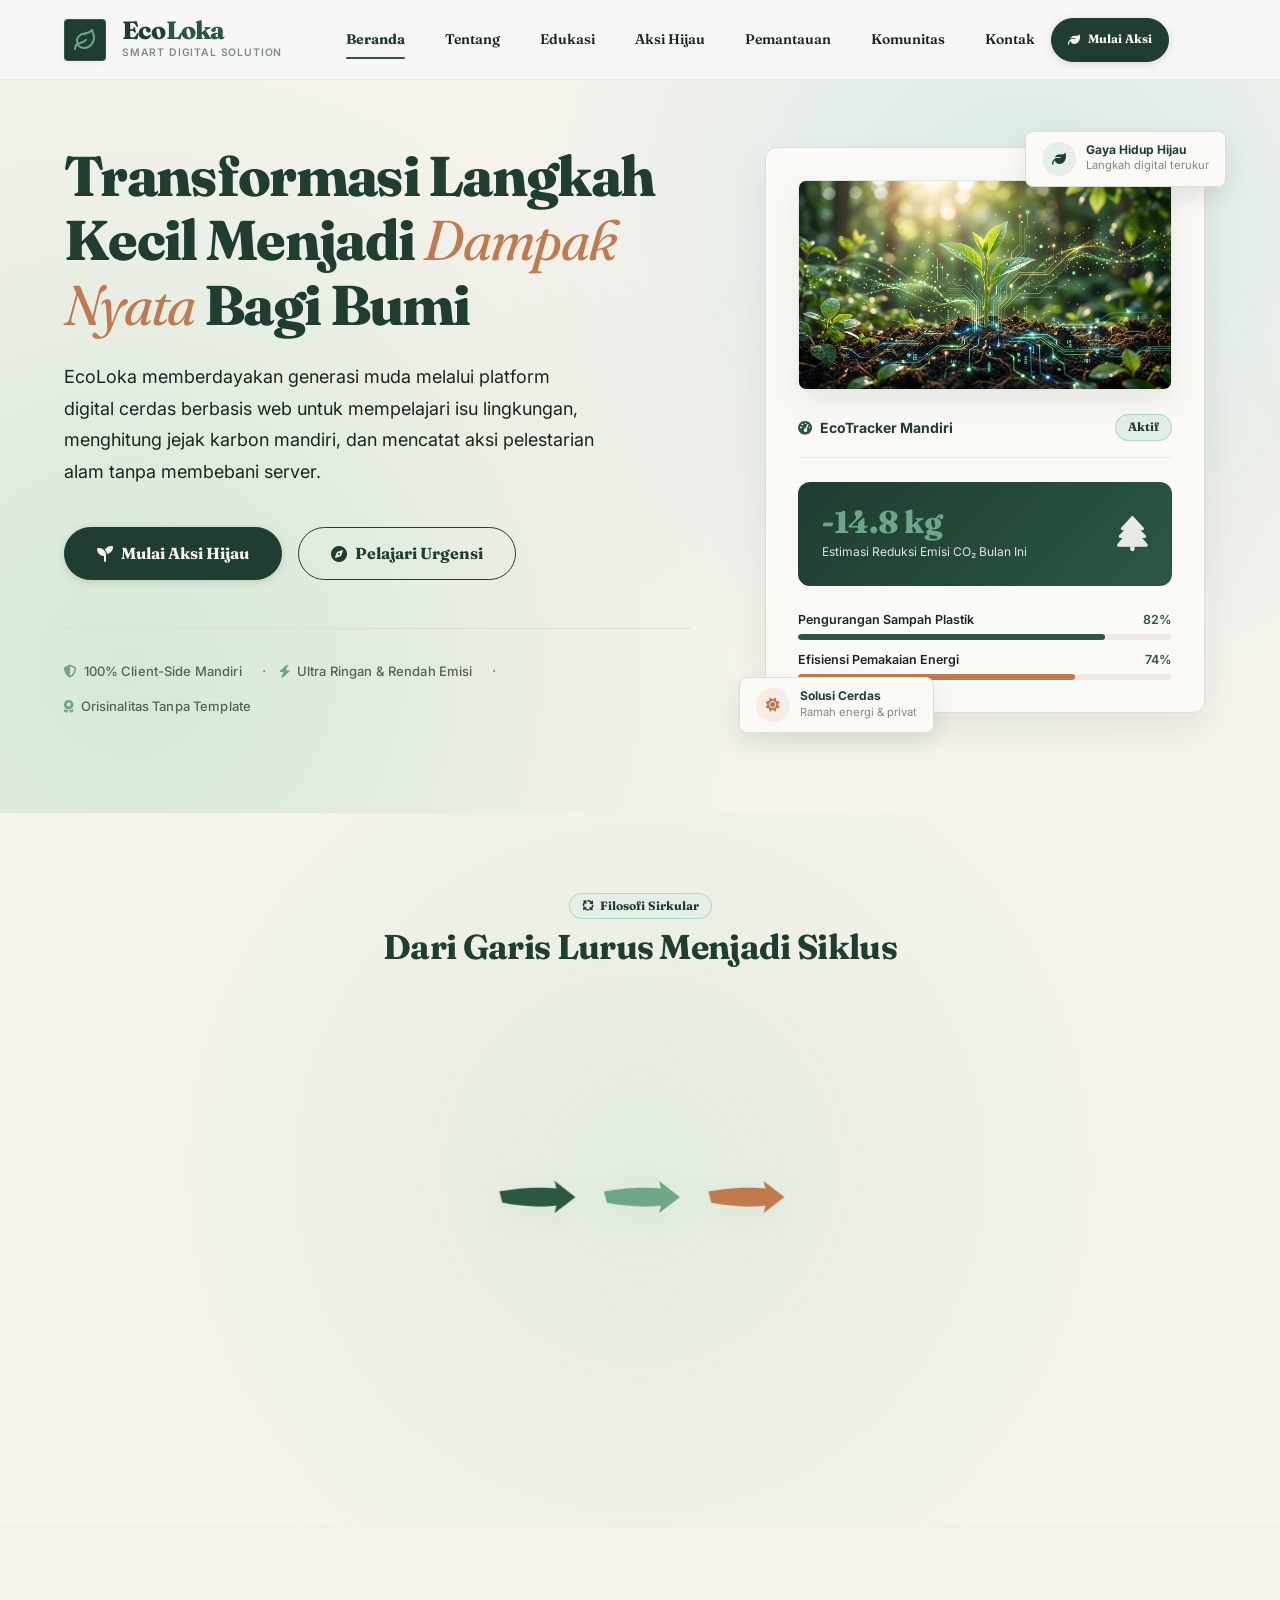
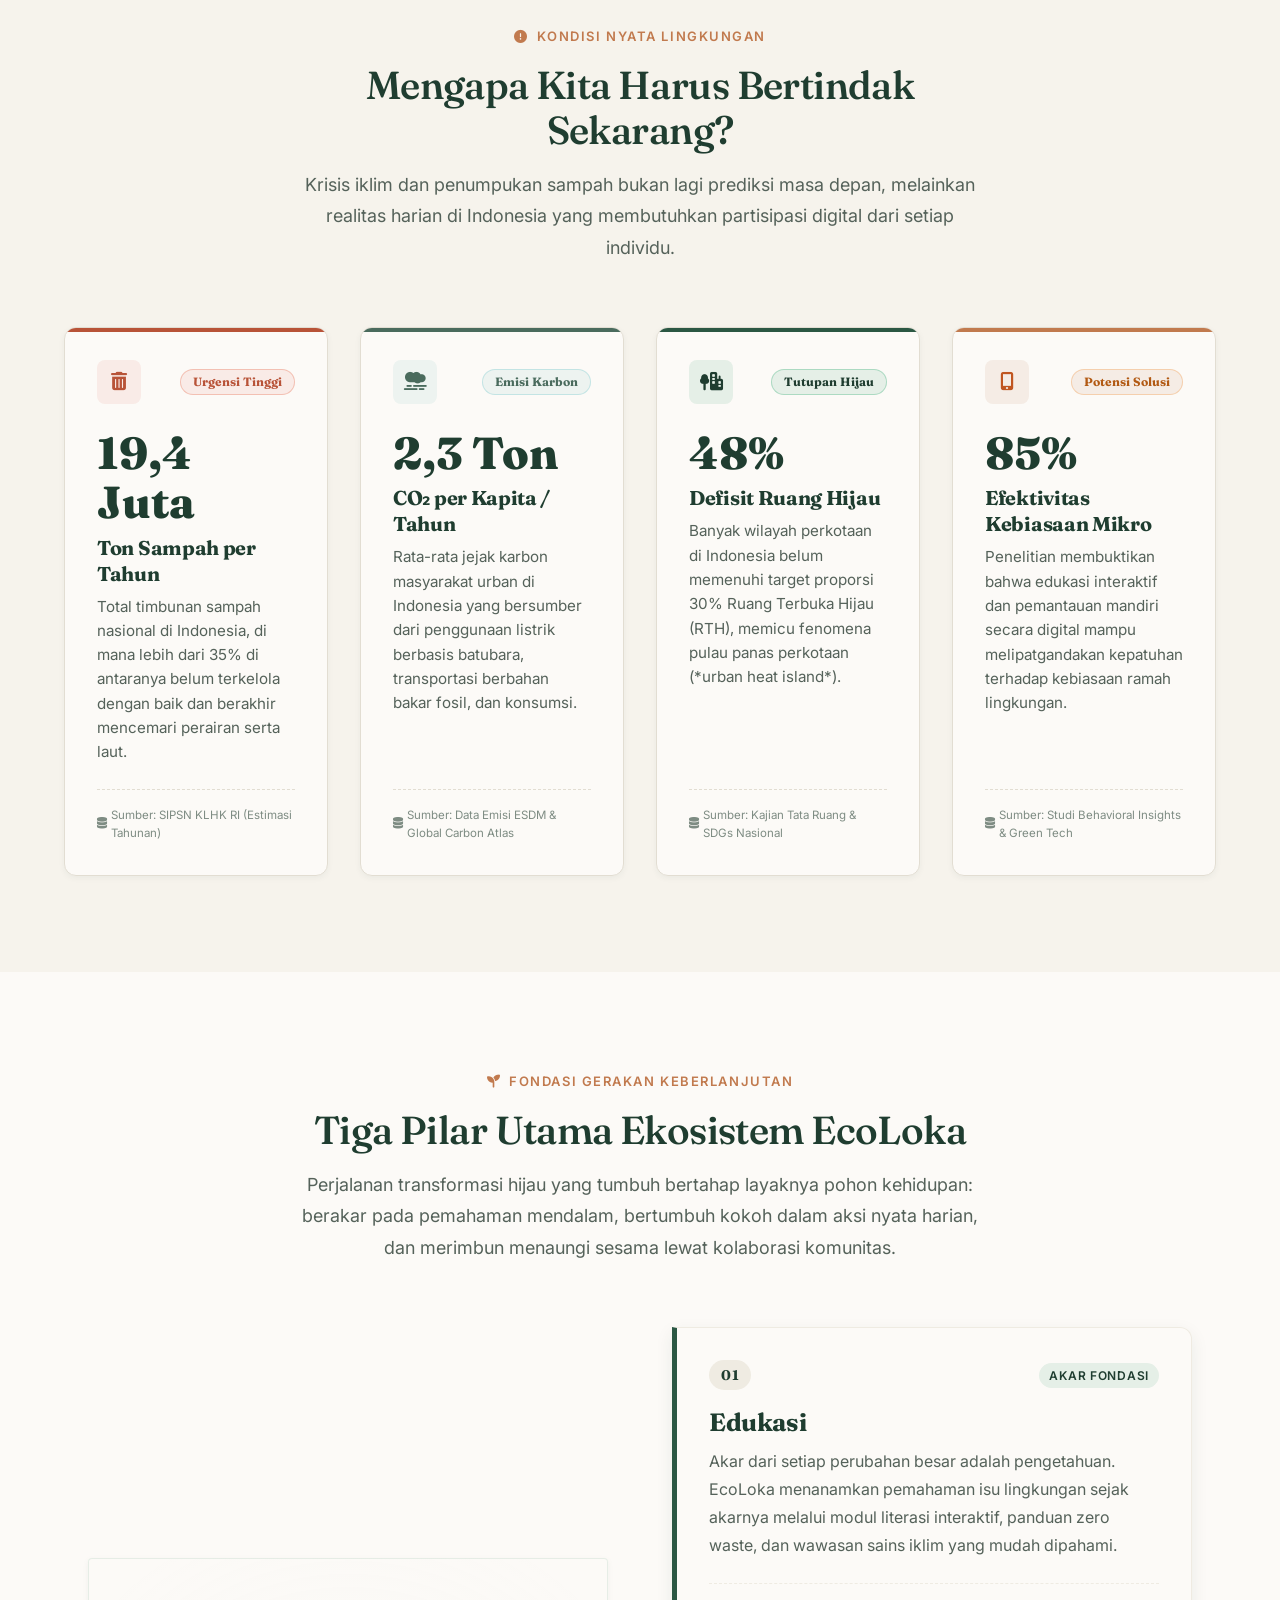
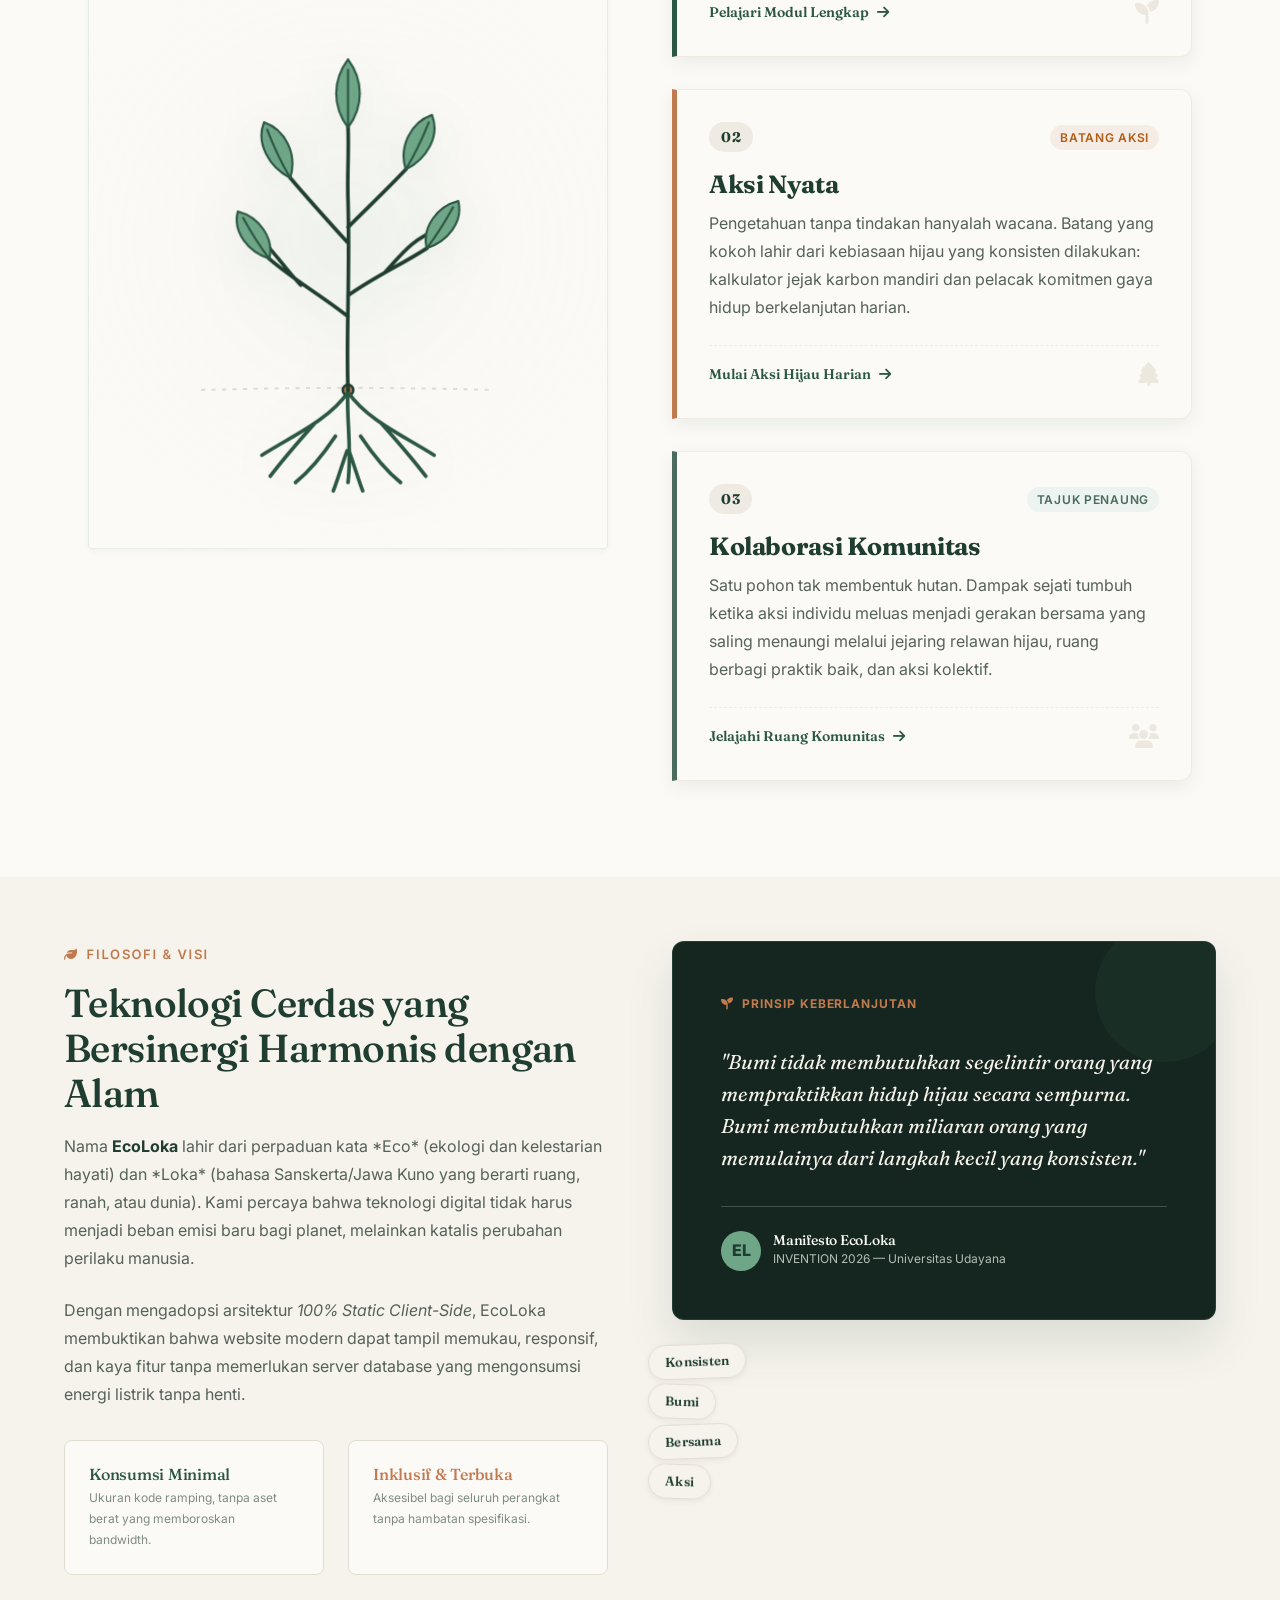
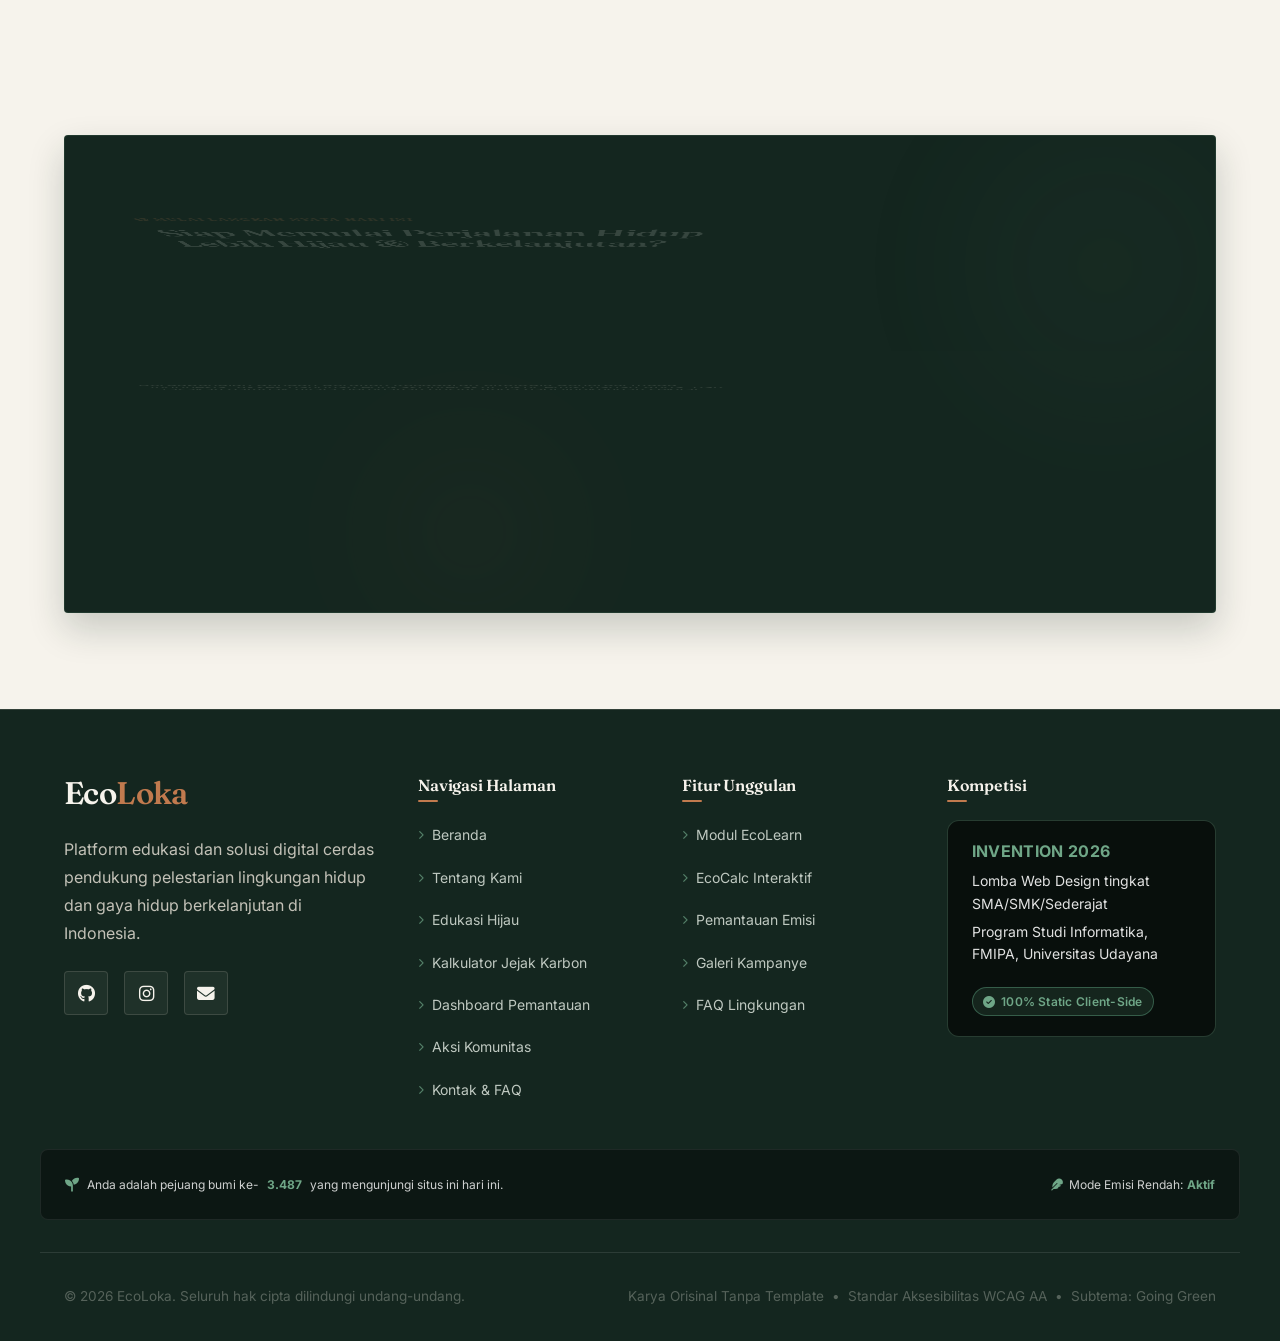
<file: index.html>
<!DOCTYPE html>
<html lang="id">
<head>
  <meta charset="UTF-8">
  <meta name="viewport" content="width=device-width, initial-scale=1.0">
  
  <!-- SEO & Meta Tags Informasi Karya -->
  <title>EcoLoka</title>
  <meta name="description" content="EcoLoka adalah platform web inovatif yang mengintegrasikan edukasi keberlanjutan, kalkulator jejak karbon mandiri, dan pelacak aksi hijau harian. Karya lomba Web Design INVENTION 2026 Universitas Udayana.">
  <meta name="keywords" content="EcoLoka, Going Green, Smart Digital Solutions, INVENTION 2026, Universitas Udayana, Web Design, Lingkungan Hidup, Edukasi Berkelanjutan, Jejak Karbon, Zero Waste">
  <meta name="author" content="Tim Pengembang EcoLoka">
  <!-- Open Graph & Social Media Sharing -->
  <meta property="og:title" content="EcoLoka — Solusi Digital Cerdas untuk Aksi Hijau & Keberlanjutan">
  <meta property="og:description" content="Platform web inovatif karya lomba Web Design INVENTION 2026. Menghitung jejak karbon mandiri, modul edukasi interaktif, dan pemantauan aksi hijau.">
  <meta property="og:image" content="assets/img/hero_nature_tech.jpg">
  <meta property="og:type" content="website">
  <meta name="twitter:card" content="summary_large_image">

  <!-- Favicon SVG Inline Berbasis Vektor Ramah Lingkungan -->
  <link rel="icon" type="image/svg+xml" href="data:image/svg+xml,<svg xmlns='http://www.w3.org/2000/svg' viewBox='0 0 24 24' fill='%232D6A4F'><path d='M17 8C8 10 5.9 16.17 3.82 21.34L5.71 22l1-2.3A4.49 4.49 0 0 0 8 20C19 20 22 3 22 3c-1 2-8 2.25-13 3.25S2 11.5 2 13.5s1.75 3.75 1.75 3.75C7 8 17 8 17 8z'/></svg>">

  <!-- Google Fonts: Fraunces (Editorial Headings), Plus Jakarta Sans & Inter (Body) -->
  <link rel="preconnect" href="https://fonts.googleapis.com">
  <link rel="preconnect" href="https://fonts.gstatic.com" crossorigin>
  <link href="https://fonts.googleapis.com/css2?family=Fraunces:opsz,wght@9..144,300..700&family=Inter:wght@400;500;600;700&family=Plus+Jakarta+Sans:wght@500;600;700;800&display=swap" rel="stylesheet">

  <!-- Font Awesome 6 Free (CDN Resmi) untuk Ikon UI -->
  <link rel="stylesheet" href="https://cdnjs.cloudflare.com/ajax/libs/font-awesome/6.5.1/css/all.min.css" integrity="sha512-DTOQO9RWCH3ppGqcWaEA1BIZOC6xxalwEsw9c2QQeAIftl+Vegovlnee1c9QX4TctnWMn13TZye+giMm8e2LwA==" crossorigin="anonymous" referrerpolicy="no-referrer">

  <!-- Cascading Style Sheets (Urutan Wajib Sesuai Arsitektur Fondasi) -->
  <link rel="stylesheet" href="assets/css/variables.css">
  <link rel="stylesheet" href="assets/css/base.css">
  <link rel="stylesheet" href="assets/css/layout.css">
  <link rel="stylesheet" href="assets/css/components.css">
  <link rel="stylesheet" href="assets/css/utilities.css">
  <link rel="stylesheet" href="assets/css/animasi-3r.css">
  <link rel="stylesheet" href="assets/css/animasi-kartu.css">
  <link rel="stylesheet" href="assets/css/animasi-tiga-pilar.css">
  <link rel="stylesheet" href="assets/css/animasi-buku-filosofi.css">
  <link rel="stylesheet" href="assets/css/animasi-lipat-cta.css">
</head>
<body id="beranda">

  <!-- Aksesibilitas WCAG: Tautan Langsung ke Konten Utama -->
  <a href="#main-content" class="skip-link">Menuju ke Konten Utama</a>

  <!-- ========================================================================
       HEADER & NAVIGASI (STICKY NAVBAR)
       ======================================================================== -->
  <header class="header" id="site-header">
    <div class="container navbar">
      <!-- Identitas Brand / Logo -->
      <a href="#beranda" class="navbar__brand" aria-label="EcoLoka Beranda">
        <div class="navbar__logo-icon" aria-hidden="true">
          <!-- Ikon Daun Vektor Orisinal (SVG Inline) -->
          <svg width="24" height="24" viewBox="0 0 24 24" fill="none" stroke="currentColor" stroke-width="2" stroke-linecap="round" stroke-linejoin="round">
            <path d="M11 20A7 7 0 0 1 9.8 6.1C15.5 5 17 4.48 19 2c1 2 2 4.18 2 8 0 5.5-4.78 10-10 10Z"/>
            <path d="M2 21c0-3 1.85-5.36 5.08-6C9.5 14.52 12 13 13 12"/>
          </svg>
        </div>
        <div class="navbar__brand-text">
          <span class="navbar__title">Eco<span>Loka</span></span>
          <span class="navbar__subtitle">Smart Digital Solution</span>
        </div>
      </a>

      <!-- Tombol Toggle Hamburger (Mobile Navigation) -->
      <button class="navbar__toggle" id="navbar-toggle" aria-expanded="false" aria-controls="navbar-menu" aria-label="Buka navigasi menu">
        <span class="navbar__toggle-line"></span>
        <span class="navbar__toggle-line"></span>
        <span class="navbar__toggle-line"></span>
      </button>

      <!-- Navigasi Menu (7 Halaman / Struktur Navigasi Terencana) -->
      <nav class="navbar__nav" id="navbar-menu" aria-label="Navigasi Utama Situs">
        <ul class="navbar__list">
          <li class="navbar__item">
            <a href="index.html" class="navbar__link is-active">Beranda</a>
          </li>
          <li class="navbar__item">
            <a href="tentang.html" class="navbar__link">Tentang</a>
          </li>
          <li class="navbar__item">
            <a href="edukasi.html" class="navbar__link">Edukasi</a>
          </li>
          <li class="navbar__item">
            <a href="aksi-hijau.html" class="navbar__link">Aksi Hijau</a>
          </li>
          <li class="navbar__item">
            <a href="pemantauan.html" class="navbar__link">Pemantauan</a>
          </li>
          <li class="navbar__item">
            <a href="komunitas.html" class="navbar__link">Komunitas</a>
          </li>
          <li class="navbar__item">
            <a href="kontak.html" class="navbar__link">Kontak</a>
          </li>
        </ul>

        <!-- Tombol Aksi Cepat pada Header -->
        <div class="navbar__actions">
          <a href="aksi-hijau.html" class="btn btn--primary btn--sm">
            <i class="fa-solid fa-leaf" aria-hidden="true"></i>
            <span>Mulai Aksi</span>
          </a>
        </div>
      </nav>

      <!-- Overlay Layar Gelap Saat Menu Mobile Aktif -->
      <div class="navbar__overlay" id="navbar-overlay" aria-hidden="true"></div>
    </div>
  </header>

  <!-- ========================================================================
       KONTEN UTAMA (MAIN CONTENT)
       ======================================================================== -->
  <main class="main-content" id="main-content">

    <!-- ----------------------------------------------------------------------
         SECTION 1: HERO SECTION
         ---------------------------------------------------------------------- -->
    <section class="hero" aria-labelledby="hero-title">
      <div class="container">
        <div class="hero__grid">
          
          <!-- Konten Teks Hero -->
          <div class="hero__content">
            <h1 class="hero__title" id="hero-title">
              Transformasi Langkah Kecil Menjadi <span class="hero__title-gradient">Dampak Nyata</span> Bagi Bumi
            </h1>

            <p class="hero__desc">
              EcoLoka memberdayakan generasi muda melalui platform digital cerdas berbasis web untuk mempelajari isu lingkungan, menghitung jejak karbon mandiri, dan mencatat aksi pelestarian alam tanpa membebani server.
            </p>

            <div class="hero__actions">
              <a href="#tigaPilar" class="btn btn--primary btn--lg">
                <i class="fa-solid fa-seedling" aria-hidden="true"></i>
                <span>Mulai Aksi Hijau</span>
              </a>
              <a href="#isu-lingkungan" class="btn btn--secondary btn--lg">
                <i class="fa-solid fa-compass" aria-hidden="true"></i>
                <span>Pelajari Urgensi</span>
              </a>
            </div>

            <!-- Bukti & Jaminan Ramah Lingkungan (Green Web Compliance) -->
            <div class="hero__proof">
              <div class="hero__proof-item">
                <i class="fa-solid fa-shield-halved" aria-hidden="true"></i>
                <span>100% Client-Side Mandiri</span>
              </div>
              <div class="hero__proof-item">
                <i class="fa-solid fa-bolt" aria-hidden="true"></i>
                <span>Ultra Ringan & Rendah Emisi</span>
              </div>
              <div class="hero__proof-item">
                <i class="fa-solid fa-award" aria-hidden="true"></i>
                <span>Orisinalitas Tanpa Template</span>
              </div>
            </div>
          </div>

          <!-- Komposisi Visual Hero: Eco Digital Dashboard Preview -->
          <div class="hero__visual reveal-on-scroll delay-1" aria-hidden="true">
            <div class="hero__visual-blob"></div>

            <!-- Kartu Pratinjau Interaktif Dashboard dengan Aset Orisinal -->
            <div class="eco-card-preview">
              <!-- Visual Karya Orisinal Dibuat Khusus untuk EcoLoka INVENTION 2026 -->
              <div class="media-frame media-frame--16-9" style="margin-bottom: var(--space-3); border-radius: var(--radius-md);">
                <!-- Sumber: Dibuat khusus secara orisinal oleh tim pengembang EcoLoka -->
                <img src="assets/img/hero_nature_tech.jpg" alt="Konsep tunas tanaman hijau dengan partikel data digital cerdas dan tanah subur" loading="eager">
              </div>

              <div class="eco-card-preview__header">
                <div class="eco-card-preview__title">
                  <i class="fa-solid fa-gauge-high u-text-leaf"></i>
                  <span>EcoTracker Mandiri</span>
                </div>
                <span class="badge badge--sprout">Aktif</span>
              </div>

              <!-- Metrik Sorotan Utama -->
              <div class="eco-card-preview__circle-chart">
                <div class="eco-card-preview__circle-metric">
                  <h4>-14.8 kg</h4>
                  <p>Estimasi Reduksi Emisi CO₂ Bulan Ini</p>
                </div>
                <div style="font-size: 2.2rem; opacity: 0.9;">
                  <i class="fa-solid fa-tree"></i>
                </div>
              </div>

              <!-- Bar Metrik Aksi Hijau Harian -->
              <div style="display: flex; flex-direction: column; gap: 10px;">
                <div>
                  <div style="display: flex; justify-content: space-between; font-size: 0.78rem; font-weight: 600; margin-bottom: 4px;">
                    <span>Pengurangan Sampah Plastik</span>
                    <span class="u-text-leaf">82%</span>
                  </div>
                  <div style="width: 100%; height: 6px; background-color: var(--color-neutral-stone-light); border-radius: 99px; overflow: hidden;">
                    <div style="width: 82%; height: 100%; background-color: var(--color-primary-leaf); border-radius: 99px;"></div>
                  </div>
                </div>

                <div>
                  <div style="display: flex; justify-content: space-between; font-size: 0.78rem; font-weight: 600; margin-bottom: 4px;">
                    <span>Efisiensi Pemakaian Energi</span>
                    <span class="u-text-leaf">74%</span>
                  </div>
                  <div style="width: 100%; height: 6px; background-color: var(--color-neutral-stone-light); border-radius: 99px; overflow: hidden;">
                    <div style="width: 74%; height: 100%; background-color: var(--color-accent-clay); border-radius: 99px;"></div>
                  </div>
                </div>
              </div>
            </div>

            <!-- Floating Micro-Badge Atas -->
            <div class="hero__floating-badge hero__floating-badge--top">
              <div class="hero__floating-icon hero__floating-icon--green">
                <i class="fa-solid fa-leaf"></i>
              </div>
              <div class="hero__floating-text">
                <strong>Gaya Hidup Hijau</strong>
                <span>Langkah digital terukur</span>
              </div>
            </div>

            <!-- Floating Micro-Badge Bawah -->
            <div class="hero__floating-badge hero__floating-badge--bottom">
              <div class="hero__floating-icon hero__floating-icon--sun">
                <i class="fa-solid fa-sun"></i>
              </div>
              <div class="hero__floating-text">
                <strong>Solusi Cerdas</strong>
                <span>Ramah energi & privat</span>
              </div>
            </div>
          </div>

        </div>
      </div>
    </section>

    <!-- ----------------------------------------------------------------------
         SECTION INTERAKTIF: TRANSFORMASI SIKLUS 3R (SCROLL-LINKED)
         ---------------------------------------------------------------------- -->
    <section class="section-3r-transition" id="transisi3r" aria-label="Transformasi Siklus 3R Reduce, Reuse, Recycle">
      <div class="container" style="display: flex; flex-direction: column; align-items: center; text-align: center;">
        <div class="section-3r-transition__header">
          <span class="badge badge--sprout">
            <i class="fa-solid fa-arrows-spin" aria-hidden="true"></i> Filosofi Sirkular
          </span>
          <h2 class="section-3r-transition__title">Dari Garis Lurus Menjadi Siklus</h2>
        </div>

        <!-- Inline SVG 3R (Reduce Reuse Recycle) Berbasis Vektor Murni -->
        <svg
          id="logo3r"
          class="logo-3r"
          viewBox="0 0 400 400"
          xmlns="http://www.w3.org/2000/svg"
          role="img"
          aria-label="Ilustrasi transformasi Reduce, Reuse, Recycle menjadi satu siklus"
        >
          <!-- Panah 1: Reduce (Hijau Daun) -->
          <g id="arrow-reduce" class="r-arrow r-arrow--reduce">
            <path d="M 162,194 Q 195,188 222,191 L 220,183 L 242,200 L 220,217 L 222,209 Q 195,212 165,206 Z"></path>
          </g>

          <!-- Panah 2: Reuse (Hijau Tunas Muda) -->
          <g id="arrow-reuse" class="r-arrow r-arrow--reuse">
            <path d="M 162,194 Q 195,188 222,191 L 220,183 L 242,200 L 220,217 L 222,209 Q 195,212 165,206 Z"></path>
          </g>

          <!-- Panah 3: Recycle (Kuning-Oranye Surya) -->
          <g id="arrow-recycle" class="r-arrow r-arrow--recycle">
            <path d="M 162,194 Q 195,188 222,191 L 220,183 L 242,200 L 220,217 L 222,209 Q 195,212 165,206 Z"></path>
          </g>

          <!-- Label Teks Sinkron (Muncul saat siklus terbentuk) -->
          <text class="r-label r-label--reduce" x="200" y="60" text-anchor="middle">REDUCE</text>
          <text class="r-label r-label--reuse" x="330" y="300" text-anchor="middle">REUSE</text>
          <text class="r-label r-label--recycle" x="70" y="300" text-anchor="middle">RECYCLE</text>
        </svg>

        <p class="section-3r-transition__caption" id="caption-3r">
          Tiga aksi. Satu siklus. Satu bumi.
        </p>
      </div>
    </section>

    <!-- ----------------------------------------------------------------------
         SECTION 2: ISU & URGENSI LINGKUNGAN (ENVIRONMENTAL INSIGHTS)
         ---------------------------------------------------------------------- -->
    <section class="section section--lg" id="isu-lingkungan" aria-labelledby="issues-title">
      <div class="container">
        
        <header class="section__header">
          <span class="section__tagline">
            <i class="fa-solid fa-circle-exclamation" aria-hidden="true"></i>
            Kondisi Nyata Lingkungan
          </span>
          <h2 class="section__title" id="issues-title">Mengapa Kita Harus Bertindak Sekarang?</h2>
          <p class="section__subtitle">
            Krisis iklim dan penumpukan sampah bukan lagi prediksi masa depan, melainkan realitas harian di Indonesia yang membutuhkan partisipasi digital dari setiap individu.
          </p>
        </header>

        <!-- Grid 4 Kartu Data Urgensi Lingkungan -->
        <!-- Grid 4 Kartu Data Urgensi Lingkungan (Perspektif 3D Card Deal) -->
        <div class="grid grid--4-col stats-grid" id="statsGrid">
          
          <!-- Kartu 1: Timbunan Sampah Nasional -->
          <div class="stat-card-wrap" style="--card-index: 0;">
            <div class="stat-card-flip">
              <!-- Sisi Belakang Punggung Kartu -->
              <div class="stat-card-face stat-card-face--back" aria-hidden="true">
                <svg class="stat-card-back-icon" viewBox="0 0 24 24" width="36" height="36" fill="none" stroke="currentColor" stroke-width="2" stroke-linecap="round" stroke-linejoin="round">
                  <path d="M11 20A7 7 0 0 1 9.8 6.1C15.5 5 17 4.48 19 2c1 2 2 4.18 2 8 0 5.5-4.78 10-10 10Z"/>
                  <path d="M2 21c0-3 1.85-5.36 5.08-6C9.5 14.52 12 13 13 12"/>
                </svg>
                <span class="stat-card-back-text">EcoLoka</span>
              </div>
              <!-- Sisi Depan (Muka Data Asli) -->
              <article class="stat-card-face stat-card-face--front stat-card stat-card--urgency">
                <div class="stat-card__top">
                  <div class="stat-card__icon stat-card__icon--warning">
                    <i class="fa-solid fa-trash-can" aria-hidden="true"></i>
                  </div>
                  <span class="badge badge--warning">Urgensi Tinggi</span>
                </div>
                <div class="stat-card__number">19,4 Juta</div>
                <h3 class="stat-card__title">Ton Sampah per Tahun</h3>
                <p class="stat-card__desc">
                  Total timbunan sampah nasional di Indonesia, di mana lebih dari 35% di antaranya belum terkelola dengan baik dan berakhir mencemari perairan serta laut.
                </p>
                <div class="stat-card__source">
                  <i class="fa-solid fa-database" aria-hidden="true"></i>
                  <span>Sumber: SIPSN KLHK RI (Estimasi Tahunan)</span>
                </div>
              </article>
            </div>
          </div>

          <!-- Kartu 2: Emisi Karbon Per Kapita -->
          <div class="stat-card-wrap" style="--card-index: 1;">
            <div class="stat-card-flip">
              <!-- Sisi Belakang Punggung Kartu -->
              <div class="stat-card-face stat-card-face--back" aria-hidden="true">
                <svg class="stat-card-back-icon" viewBox="0 0 24 24" width="36" height="36" fill="none" stroke="currentColor" stroke-width="2" stroke-linecap="round" stroke-linejoin="round">
                  <path d="M11 20A7 7 0 0 1 9.8 6.1C15.5 5 17 4.48 19 2c1 2 2 4.18 2 8 0 5.5-4.78 10-10 10Z"/>
                  <path d="M2 21c0-3 1.85-5.36 5.08-6C9.5 14.52 12 13 13 12"/>
                </svg>
                <span class="stat-card-back-text">EcoLoka</span>
              </div>
              <!-- Sisi Depan (Muka Data Asli) -->
              <article class="stat-card-face stat-card-face--front stat-card stat-card--clean">
                <div class="stat-card__top">
                  <div class="stat-card__icon stat-card__icon--clean">
                    <i class="fa-solid fa-smog" aria-hidden="true"></i>
                  </div>
                  <span class="badge badge--sky">Emisi Karbon</span>
                </div>
                <div class="stat-card__number">2,3 Ton</div>
                <h3 class="stat-card__title">CO₂ per Kapita / Tahun</h3>
                <p class="stat-card__desc">
                  Rata-rata jejak karbon masyarakat urban di Indonesia yang bersumber dari penggunaan listrik berbasis batubara, transportasi berbahan bakar fosil, dan konsumsi.
                </p>
                <div class="stat-card__source">
                  <i class="fa-solid fa-database" aria-hidden="true"></i>
                  <span>Sumber: Data Emisi ESDM & Global Carbon Atlas</span>
                </div>
              </article>
            </div>
          </div>

          <!-- Kartu 3: Kualitas Ruang Terbuka Hijau -->
          <div class="stat-card-wrap" style="--card-index: 2;">
            <div class="stat-card-flip">
              <!-- Sisi Belakang Punggung Kartu -->
              <div class="stat-card-face stat-card-face--back" aria-hidden="true">
                <svg class="stat-card-back-icon" viewBox="0 0 24 24" width="36" height="36" fill="none" stroke="currentColor" stroke-width="2" stroke-linecap="round" stroke-linejoin="round">
                  <path d="M11 20A7 7 0 0 1 9.8 6.1C15.5 5 17 4.48 19 2c1 2 2 4.18 2 8 0 5.5-4.78 10-10 10Z"/>
                  <path d="M2 21c0-3 1.85-5.36 5.08-6C9.5 14.52 12 13 13 12"/>
                </svg>
                <span class="stat-card-back-text">EcoLoka</span>
              </div>
              <!-- Sisi Depan (Muka Data Asli) -->
              <article class="stat-card-face stat-card-face--front stat-card stat-card--growth">
                <div class="stat-card__top">
                  <div class="stat-card__icon stat-card__icon--growth">
                    <i class="fa-solid fa-tree-city" aria-hidden="true"></i>
                  </div>
                  <span class="badge badge--sprout">Tutupan Hijau</span>
                </div>
                <div class="stat-card__number">48%</div>
                <h3 class="stat-card__title">Defisit Ruang Hijau</h3>
                <p class="stat-card__desc">
                  Banyak wilayah perkotaan di Indonesia belum memenuhi target proporsi 30% Ruang Terbuka Hijau (RTH), memicu fenomena pulau panas perkotaan (*urban heat island*).
                </p>
                <div class="stat-card__source">
                  <i class="fa-solid fa-database" aria-hidden="true"></i>
                  <span>Sumber: Kajian Tata Ruang & SDGs Nasional</span>
                </div>
              </article>
            </div>
          </div>

          <!-- Kartu 4: Potensi Aksi Kolektif Digital -->
          <div class="stat-card-wrap" style="--card-index: 3;">
            <div class="stat-card-flip">
              <!-- Sisi Belakang Punggung Kartu -->
              <div class="stat-card-face stat-card-face--back" aria-hidden="true">
                <svg class="stat-card-back-icon" viewBox="0 0 24 24" width="36" height="36" fill="none" stroke="currentColor" stroke-width="2" stroke-linecap="round" stroke-linejoin="round">
                  <path d="M11 20A7 7 0 0 1 9.8 6.1C15.5 5 17 4.48 19 2c1 2 2 4.18 2 8 0 5.5-4.78 10-10 10Z"/>
                  <path d="M2 21c0-3 1.85-5.36 5.08-6C9.5 14.52 12 13 13 12"/>
                </svg>
                <span class="stat-card-back-text">EcoLoka</span>
              </div>
              <!-- Sisi Depan (Muka Data Asli) -->
              <article class="stat-card-face stat-card-face--front stat-card stat-card--smart">
                <div class="stat-card__top">
                  <div class="stat-card__icon stat-card__icon--smart">
                    <i class="fa-solid fa-mobile-screen-button" aria-hidden="true"></i>
                  </div>
                  <span class="badge badge--sun">Potensi Solusi</span>
                </div>
                <div class="stat-card__number">85%</div>
                <h3 class="stat-card__title">Efektivitas Kebiasaan Mikro</h3>
                <p class="stat-card__desc">
                  Penelitian membuktikan bahwa edukasi interaktif dan pemantauan mandiri secara digital mampu melipatgandakan kepatuhan terhadap kebiasaan ramah lingkungan.
                </p>
                <div class="stat-card__source">
                  <i class="fa-solid fa-database" aria-hidden="true"></i>
                  <span>Sumber: Studi Behavioral Insights & Green Tech</span>
                </div>
              </article>
            </div>
          </div>

        </div>

      </div>
    </section>

    <!-- ----------------------------------------------------------------------
         SECTION 3: SOLUSI & TIGA PILAR UTAMA (POHON TUMBUH BERPUTAR)
         ---------------------------------------------------------------------- -->
    <section class="section-tiga-pilar section--lg u-bg-white" id="tigaPilar" aria-labelledby="features-title">
      <!-- Target anchor kompatibilitas tautan lama -->
      <span id="fitur-utama" class="u-sr-only"></span>

      <div class="container">
        
        <header class="section__header" style="text-align: center; margin-bottom: var(--space-8, 64px);">
          <span class="section__tagline">
            <i class="fa-solid fa-seedling" aria-hidden="true"></i>
            Fondasi Gerakan Keberlanjutan
          </span>
          <h2 class="section__title" id="features-title">Tiga Pilar Utama Ekosistem EcoLoka</h2>
          <p class="section__subtitle" style="max-width: 720px; margin-inline: auto;">
            Perjalanan transformasi hijau yang tumbuh bertahap layaknya pohon kehidupan: berakar pada pemahaman mendalam, bertumbuh kokoh dalam aksi nyata harian, dan merimbun menaungi sesama lewat kolaborasi komunitas.
          </p>
        </header>

        <div class="tiga-pilar__container">

          <!-- KIRI: Ilustrasi pohon tumbuh berputar -->
          <div class="tiga-pilar__visual">
            <svg id="pohonTumbuh" class="pohon-svg" viewBox="0 0 400 500"
                 role="img" aria-label="Ilustrasi pohon tumbuh melambangkan tiga pilar EcoLoka: Edukasi sebagai akar, Aksi Nyata sebagai batang, dan Kolaborasi Komunitas sebagai tajuk daun">
              
              <!-- Garis Horizon / Lapisan Tanah (Dashed Soil Guide) -->
              <path class="pohon-soil-line" d="M 60 380 Q 200 376 340 380" />

              <!-- Tahap 1: Akar / Benih (Pilar 01: Edukasi) -->
              <g id="tahap-akar" class="pohon-tahap pohon-tahap--akar">
                <!-- Benih Pusat Kehidupan -->
                <circle class="pohon-seed-center" cx="200" cy="380" r="5" />
                <!-- Pola Vektor Akar Mengakar ke Dalam Tanah -->
                <path d="M 200 380 C 198 405 204 435 200 468 M 200 382 C 182 408 150 422 118 442 M 168 412 C 152 430 138 446 126 462 M 188 424 C 176 442 165 456 150 468 M 200 382 C 218 408 250 422 282 442 M 232 412 C 248 430 262 446 274 462 M 212 424 C 224 442 235 456 250 468 M 199 438 C 194 452 190 466 186 476 M 201 438 C 206 452 210 466 214 476" />
              </g>

              <!-- Tahap 2: Batang Kokoh & Percabangan (Pilar 02: Aksi Nyata) -->
              <g id="tahap-batang" class="pohon-tahap pohon-tahap--batang">
                <!-- Batang Utama Vertikal dan Ranting yang Mendorong ke Atas -->
                <path d="M 200 380 C 198 330 202 270 200 200 M 200 310 C 175 290 148 275 125 255 M 155 280 C 140 265 128 245 115 235 M 200 290 C 225 272 252 260 275 245 M 235 268 C 250 252 262 235 285 228 M 200 240 C 180 218 162 198 145 178 M 200 225 C 220 205 238 188 255 170 M 200 200 C 199 175 201 155 200 130" />
              </g>

              <!-- Tahap 3: Tajuk & Daun Mekar Berputar (Pilar 03: Kolaborasi Komunitas) -->
              <g id="tahap-tajuk" class="pohon-tahap pohon-tahap--tajuk">
                <!-- Daun 0: Cabang Kiri Bawah -->
                <g class="daun" data-daun-index="0">
                  <path d="M 125 255 C 105 248 90 230 95 210 C 115 215 130 235 125 255 Z" />
                  <path d="M 125 255 Q 112 238 100 216" stroke="var(--color-primary-leaf)" stroke-width="1.5" fill="none" />
                </g>
                <!-- Daun 1: Cabang Kanan Bawah -->
                <g class="daun" data-daun-index="1">
                  <path d="M 275 245 C 295 238 310 220 305 200 C 285 205 270 225 275 245 Z" />
                  <path d="M 275 245 Q 288 228 300 206" stroke="var(--color-primary-leaf)" stroke-width="1.5" fill="none" />
                </g>
                <!-- Daun 2: Cabang Kiri Atas -->
                <g class="daun" data-daun-index="2">
                  <path d="M 145 178 C 125 168 112 145 120 125 C 140 132 152 155 145 178 Z" />
                  <path d="M 145 178 Q 133 158 123 132" stroke="var(--color-primary-leaf)" stroke-width="1.5" fill="none" />
                </g>
                <!-- Daun 3: Cabang Kanan Atas -->
                <g class="daun" data-daun-index="3">
                  <path d="M 255 170 C 275 160 288 138 280 118 C 260 125 248 148 255 170 Z" />
                  <path d="M 255 170 Q 267 150 277 125" stroke="var(--color-primary-leaf)" stroke-width="1.5" fill="none" />
                </g>
                <!-- Daun 4: Tajuk Pucuk Atas -->
                <g class="daun" data-daun-index="4">
                  <path d="M 200 130 C 185 110 185 85 200 65 C 215 85 215 110 200 130 Z" />
                  <path d="M 200 130 L 200 75" stroke="var(--color-primary-leaf)" stroke-width="1.5" fill="none" />
                </g>
              </g>
            </svg>
          </div>

          <!-- KANAN: 3 Kartu Pilar Interaktif -->
          <div class="tiga-pilar__list">
            
            <!-- Kartu 01: Edukasi (Akar Pengetahuan) -->
            <article class="pilar-card" id="pilarCard-1" data-pilar-index="0">
              <div class="pilar-card__header">
                <span class="pilar-card__nomor">01</span>
                <span class="pilar-card__badge pilar-card__badge--edukasi">Akar Fondasi</span>
              </div>
              <h3 class="pilar-card__judul">Edukasi</h3>
              <p class="pilar-card__deskripsi">
                Akar dari setiap perubahan besar adalah pengetahuan. EcoLoka menanamkan pemahaman isu lingkungan sejak akarnya melalui modul literasi interaktif, panduan zero waste, dan wawasan sains iklim yang mudah dipahami.
              </p>
              <div class="pilar-card__footer">
                <a href="edukasi.html" class="pilar-card__link">
                  <span>Pelajari Modul Lengkap</span>
                  <i class="fa-solid fa-arrow-right" aria-hidden="true"></i>
                </a>
                <i class="fa-solid fa-seedling pilar-card__icon-watermark" aria-hidden="true"></i>
              </div>
            </article>

            <!-- Kartu 02: Aksi Nyata (Batang Kebiasaan) -->
            <article class="pilar-card" id="pilarCard-2" data-pilar-index="1">
              <div class="pilar-card__header">
                <span class="pilar-card__nomor">02</span>
                <span class="pilar-card__badge pilar-card__badge--aksi">Batang Aksi</span>
              </div>
              <h3 class="pilar-card__judul">Aksi Nyata</h3>
              <p class="pilar-card__deskripsi">
                Pengetahuan tanpa tindakan hanyalah wacana. Batang yang kokoh lahir dari kebiasaan hijau yang konsisten dilakukan: kalkulator jejak karbon mandiri dan pelacak komitmen gaya hidup berkelanjutan harian.
              </p>
              <div class="pilar-card__footer">
                <a href="aksi-hijau.html" class="pilar-card__link">
                  <span>Mulai Aksi Hijau Harian</span>
                  <i class="fa-solid fa-arrow-right" aria-hidden="true"></i>
                </a>
                <i class="fa-solid fa-tree pilar-card__icon-watermark" aria-hidden="true"></i>
              </div>
            </article>

            <!-- Kartu 03: Kolaborasi Komunitas (Tajuk Saling Menopang) -->
            <article class="pilar-card" id="pilarCard-3" data-pilar-index="2">
              <div class="pilar-card__header">
                <span class="pilar-card__nomor">03</span>
                <span class="pilar-card__badge pilar-card__badge--komunitas">Tajuk Penaung</span>
              </div>
              <h3 class="pilar-card__judul">Kolaborasi Komunitas</h3>
              <p class="pilar-card__deskripsi">
                Satu pohon tak membentuk hutan. Dampak sejati tumbuh ketika aksi individu meluas menjadi gerakan bersama yang saling menaungi melalui jejaring relawan hijau, ruang berbagi praktik baik, dan aksi kolektif.
              </p>
              <div class="pilar-card__footer">
                <a href="komunitas.html" class="pilar-card__link">
                  <span>Jelajahi Ruang Komunitas</span>
                  <i class="fa-solid fa-arrow-right" aria-hidden="true"></i>
                </a>
                <i class="fa-solid fa-users pilar-card__icon-watermark" aria-hidden="true"></i>
              </div>
            </article>

          </div>

        </div>

      </div>
    </section>

    <!-- ----------------------------------------------------------------------
         SECTION 4: TENTANG & FILOSOFI PROYEK (ANIMASI BUKU TERBUKA 3D)
         ---------------------------------------------------------------------- -->
    <section class="section section-filosofi" id="filosofiBuku" aria-labelledby="about-title">
      <!-- Target anchor untuk navigasi internal -->
      <span id="tentang" style="position: absolute; top: -80px; visibility: hidden;" aria-hidden="true"></span>
      <div class="container" style="position: relative;">
        <div class="filosofi-book">

          <!-- HALAMAN KIRI: konten paragraf yang SUDAH ADA, dipindah apa adanya ke sini -->
          <div class="filosofi-book__page filosofi-book__page--left" id="bukuHalamanKiri">
            <span class="section__tagline">
              <i class="fa-solid fa-leaf" aria-hidden="true"></i>
              Filosofi & Visi
            </span>
            <h2 class="section__title" id="about-title">Teknologi Cerdas yang Bersinergi Harmonis dengan Alam</h2>
            <p>
              Nama <strong>EcoLoka</strong> lahir dari perpaduan kata *Eco* (ekologi dan kelestarian hayati) dan *Loka* (bahasa Sanskerta/Jawa Kuno yang berarti ruang, ranah, atau dunia). Kami percaya bahwa teknologi digital tidak harus menjadi beban emisi baru bagi planet, melainkan katalis perubahan perilaku manusia.
            </p>
            <p>
              Dengan mengadopsi arsitektur <em>100% Static Client-Side</em>, EcoLoka membuktikan bahwa website modern dapat tampil memukau, responsif, dan kaya fitur tanpa memerlukan server database yang mengonsumsi energi listrik tanpa henti.
            </p>

            <div style="display: grid; grid-template-columns: repeat(2, 1fr); gap: var(--space-3); margin-top: var(--space-4);">
              <div style="background-color: var(--color-neutral-white); border: 1px solid var(--color-neutral-stone); border-radius: var(--radius-md); padding: var(--space-3);">
                <h4 style="font-size: var(--font-size-base); color: var(--color-primary-leaf); margin-bottom: 4px;">Konsumsi Minimal</h4>
                <p style="font-size: var(--font-size-xs); color: var(--color-neutral-soil-muted); margin: 0;">Ukuran kode ramping, tanpa aset berat yang memboroskan bandwidth.</p>
              </div>
              <div style="background-color: var(--color-neutral-white); border: 1px solid var(--color-neutral-stone); border-radius: var(--radius-md); padding: var(--space-3);">
                <h4 style="font-size: var(--font-size-base); color: var(--color-accent-sun); margin-bottom: 4px;">Inklusif & Terbuka</h4>
                <p style="font-size: var(--font-size-xs); color: var(--color-neutral-soil-muted); margin: 0;">Aksesibel bagi seluruh perangkat tanpa hambatan spesifikasi.</p>
              </div>
            </div>
          </div>

          <!-- LIPATAN BUKU (spine) -->
          <div class="filosofi-book__spine" aria-hidden="true"></div>

          <!-- HALAMAN KANAN: kartu kutipan yang SUDAH ADA, dipindah apa adanya -->
          <div class="filosofi-book__page filosofi-book__page--right" id="bukuHalamanKanan">
            <div style="position: relative;">
              <div style="background-color: var(--color-primary-dark); border-radius: var(--radius-sedang, 12px); border: 1px solid rgba(111, 166, 135, 0.2); padding: var(--space-6); color: var(--color-bg-cream); box-shadow: var(--shadow-xl); position: relative; overflow: hidden;">
                <div style="position: absolute; top: -20px; right: -20px; width: 140px; height: 140px; background: rgba(111, 166, 135, 0.06); border-radius: var(--radius-full);"></div>
                
                <div style="display: inline-flex; align-items: center; gap: 8px; color: var(--color-accent-clay); font-size: var(--font-size-xs); font-weight: 700; text-transform: uppercase; letter-spacing: 0.08em; margin-bottom: var(--space-4);">
                  <i class="fa-solid fa-seedling"></i>
                  <span>Prinsip Keberlanjutan</span>
                </div>

                <blockquote style="font-family: var(--font-heading); font-style: italic; font-size: var(--font-size-lg); font-weight: 400; line-height: 1.6; margin-bottom: var(--space-4); color: var(--color-bg-cream);">
                  "Bumi tidak membutuhkan segelintir orang yang mempraktikkan hidup hijau secara sempurna. Bumi membutuhkan miliaran orang yang memulainya dari langkah kecil yang konsisten."
                </blockquote>

                <div style="display: flex; align-items: center; gap: 12px; border-top: 1px solid rgba(255, 255, 255, 0.2); padding-top: var(--space-3);">
                  <div style="width: 40px; height: 40px; border-radius: var(--radius-full); background: var(--color-accent-sprout); display: flex; align-items: center; justify-content: center; color: var(--color-primary-forest); font-weight: 800;">
                    EL
                  </div>
                  <div>
                    <h5 style="color: var(--color-neutral-white); font-size: var(--font-size-sm); margin: 0;">Manifesto EcoLoka</h5>
                    <p style="color: rgba(221, 229, 221, 0.8); font-size: 0.75rem; margin: 0;">INVENTION 2026 — Universitas Udayana</p>
                  </div>
                </div>
              </div>
            </div>
          </div>

        </div>

        <!-- LAPISAN KATA TERBANG: elemen dekoratif, DI-GENERATE oleh JS, bukan ditulis manual di sini -->
        <div class="filosofi-book__flying-layer" id="flyingLayer" aria-hidden="true"></div>
      </div>
    </section>

    <!-- ----------------------------------------------------------------------
         SECTION 5: CALL TO ACTION (CTA BANNER Z-FOLD)
         ---------------------------------------------------------------------- -->
    <section class="section section--lg section-cta" id="ctaSection" aria-labelledby="cta-title">
      <!-- Target anchor untuk kompatibilitas navigasi internal -->
      <span id="gabung-aksi" style="position: absolute; top: -80px; visibility: hidden;" aria-hidden="true"></span>
      <div class="container">
        
        <div class="cta-banner cta-card" id="ctaCard">
          <div class="cta-banner__decorative-circle cta-banner__decorative-circle--1" aria-hidden="true"></div>
          <div class="cta-banner__decorative-circle cta-banner__decorative-circle--2" aria-hidden="true"></div>

          <div class="cta-banner__content">
            <!-- LIPATAN 1: Badge + Heading -->
            <div class="cta-fold cta-fold--top" id="ctaFold1">
              <span class="badge cta-banner__badge cta-card__badge">
                <i class="fa-solid fa-earth-americas" aria-hidden="true"></i>
                Mulai Langkah Nyata Hari Ini
              </span>

              <h2 class="cta-banner__title cta-card__heading" id="cta-title">
                Siap Memulai Perjalanan Hidup Lebih Hijau &amp; Berkelanjutan?
              </h2>
            </div>

            <!-- LIPATAN 2: Deskripsi -->
            <div class="cta-fold cta-fold--middle" id="ctaFold2">
              <p class="cta-banner__desc cta-card__desc">
                Bergabunglah dengan gerakan kesadaran ekologis generasi muda Indonesia. Akses panduan edukasi interaktif, ukur emisi harian Anda, dan rasakan dampak nyata perubahan positif Anda bagi lingkungan sekitar.
              </p>
            </div>

            <!-- LIPATAN 3: Tombol Aksi -->
            <div class="cta-fold cta-fold--bottom" id="ctaFold3">
              <div class="cta-banner__actions cta-card__actions">
                <a href="#tigaPilar" class="btn btn--accent btn--lg">
                  <i class="fa-solid fa-leaf" aria-hidden="true"></i>
                  <span>Jelajahi Fitur EcoLoka</span>
                </a>
                <a href="#tentang" class="btn btn--secondary btn--lg">
                  <i class="fa-solid fa-circle-info" aria-hidden="true"></i>
                  <span>Tentang Proyek Ini</span>
                </a>
              </div>
            </div>
          </div>
        </div>

      </div>
    </section>

  </main>

  <!-- ========================================================================
       FOOTER (STANDAR TERPADU ECOLOKA)
       ======================================================================== -->
  <footer class="footer">
    <div class="footer__grid">
      <!-- Kolom 1: Brand -->
      <div class="footer__brand">
        <p class="footer__logo">Eco<span>Loka</span></p>
        <p class="footer__tagline">
          Platform edukasi dan solusi digital cerdas pendukung pelestarian lingkungan hidup dan gaya hidup berkelanjutan di Indonesia.
        </p>
        <div class="footer__sosial">
          <a href="https://github.com" target="_blank" rel="noopener noreferrer" class="footer__ikon-sosial" aria-label="GitHub Repository">
            <i class="fa-brands fa-github" aria-hidden="true"></i>
          </a>
          <a href="https://instagram.com" target="_blank" rel="noopener noreferrer" class="footer__ikon-sosial" aria-label="Instagram Resmi">
            <i class="fa-brands fa-instagram" aria-hidden="true"></i>
          </a>
          <a href="mailto:ecoloka.invention@example.com" class="footer__ikon-sosial" aria-label="Email Kontak">
            <i class="fa-solid fa-envelope" aria-hidden="true"></i>
          </a>
        </div>
      </div>

      <!-- Kolom 2: Navigasi Halaman -->
      <nav class="footer__kolom" aria-label="Navigasi halaman footer">
        <h3 class="footer__judul-kolom">Navigasi Halaman</h3>
        <ul class="footer__daftar-tautan">
          <li><a href="index.html">Beranda</a></li>
          <li><a href="tentang.html">Tentang Kami</a></li>
          <li><a href="edukasi.html">Edukasi Hijau</a></li>
          <li><a href="aksi-hijau.html#kalkulator">Kalkulator Jejak Karbon</a></li>
          <li><a href="pemantauan.html">Dashboard Pemantauan</a></li>
          <li><a href="komunitas.html">Aksi Komunitas</a></li>
          <li><a href="kontak.html">Kontak &amp; FAQ</a></li>
        </ul>
      </nav>

      <!-- Kolom 3: Fitur Unggulan -->
      <nav class="footer__kolom" aria-label="Fitur unggulan footer">
        <h3 class="footer__judul-kolom">Fitur Unggulan</h3>
        <ul class="footer__daftar-tautan">
          <li><a href="edukasi.html#modul">Modul EcoLearn</a></li>
          <li><a href="aksi-hijau.html#kalkulator">EcoCalc Interaktif</a></li>
          <li><a href="pemantauan.html#emisi">Pemantauan Emisi</a></li>
          <li><a href="komunitas.html#galeri">Galeri Kampanye</a></li>
          <li><a href="kontak.html#faq">FAQ Lingkungan</a></li>
        </ul>
      </nav>

      <!-- Kolom 4: Kompetisi -->
      <div class="footer__kolom">
        <h3 class="footer__judul-kolom">Kompetisi</h3>
        <div class="footer__kartu-kompetisi">
          <p class="footer__kompetisi-judul">INVENTION 2026</p>
          <p class="footer__kompetisi-detail">
            Lomba Web Design tingkat SMA/SMK/Sederajat
          </p>
          <p class="footer__kompetisi-detail">
            Program Studi Informatika, FMIPA, Universitas Udayana
          </p>
          <span class="footer__badge">
            <i class="fa-solid fa-circle-check" aria-hidden="true"></i>
            100% Static Client-Side
          </span>
        </div>
      </div>
    </div>

    <div class="footer__bar-status">
      <p class="footer__pesan-pejuang">
        <i class="fa-solid fa-seedling footer__ikon-daun" aria-hidden="true"></i>
        Anda adalah pejuang bumi ke-<span id="counterPejuang">3.482</span> yang mengunjungi situs ini hari ini.
      </p>
      <p class="footer__mode-emisi">
        <i class="fa-solid fa-feather" aria-hidden="true" style="margin-right: 6px; color: var(--color-accent-sprout);"></i>
        Mode Emisi Rendah: <strong>Aktif</strong>
      </p>
    </div>

    <div class="footer__bawah">
      <p>&copy; <span id="current-year">2026</span> EcoLoka. Seluruh hak cipta dilindungi undang-undang.</p>
      <p class="footer__label-kepatuhan">
        <span>Karya Orisinal Tanpa Template</span>
        <span aria-hidden="true">&bull;</span>
        <span>Standar Aksesibilitas WCAG AA</span>
        <span aria-hidden="true">&bull;</span>
        <span>Subtema: Going Green</span>
      </p>
    </div>
  </footer>

  <!-- Shared Scroll Progress Utility -->
  <script src="assets/js/scroll-utils.js"></script>
  <!-- Core JavaScript (Vanilla JS Murni) -->
  <script src="assets/js/main.js"></script>
  <!-- Animasi 3R Scroll-Linked Interaktif -->
  <script src="assets/js/animasi-3r.js" defer></script>
  <!-- Animasi Kartu Statistik (Card Deal + Flip Reveal) -->
  <script src="assets/js/animasi-kartu-statistik.js" defer></script>
  <!-- Animasi Pohon Tumbuh Berputar (3 Pilar Utama Ekosistem EcoLoka) -->
  <script src="assets/js/animasi-tiga-pilar.js" defer></script>
  <!-- Animasi Buku Terbuka 3D & Kata Terbang (Filosofi & Visi) -->
  <script src="assets/js/animasi-buku-filosofi.js" defer></script>
  <!-- Animasi Kartu CTA Z-Fold -->
  <script src="assets/js/animasi-lipat-cta.js" defer></script>
</body>
</html>
</file>
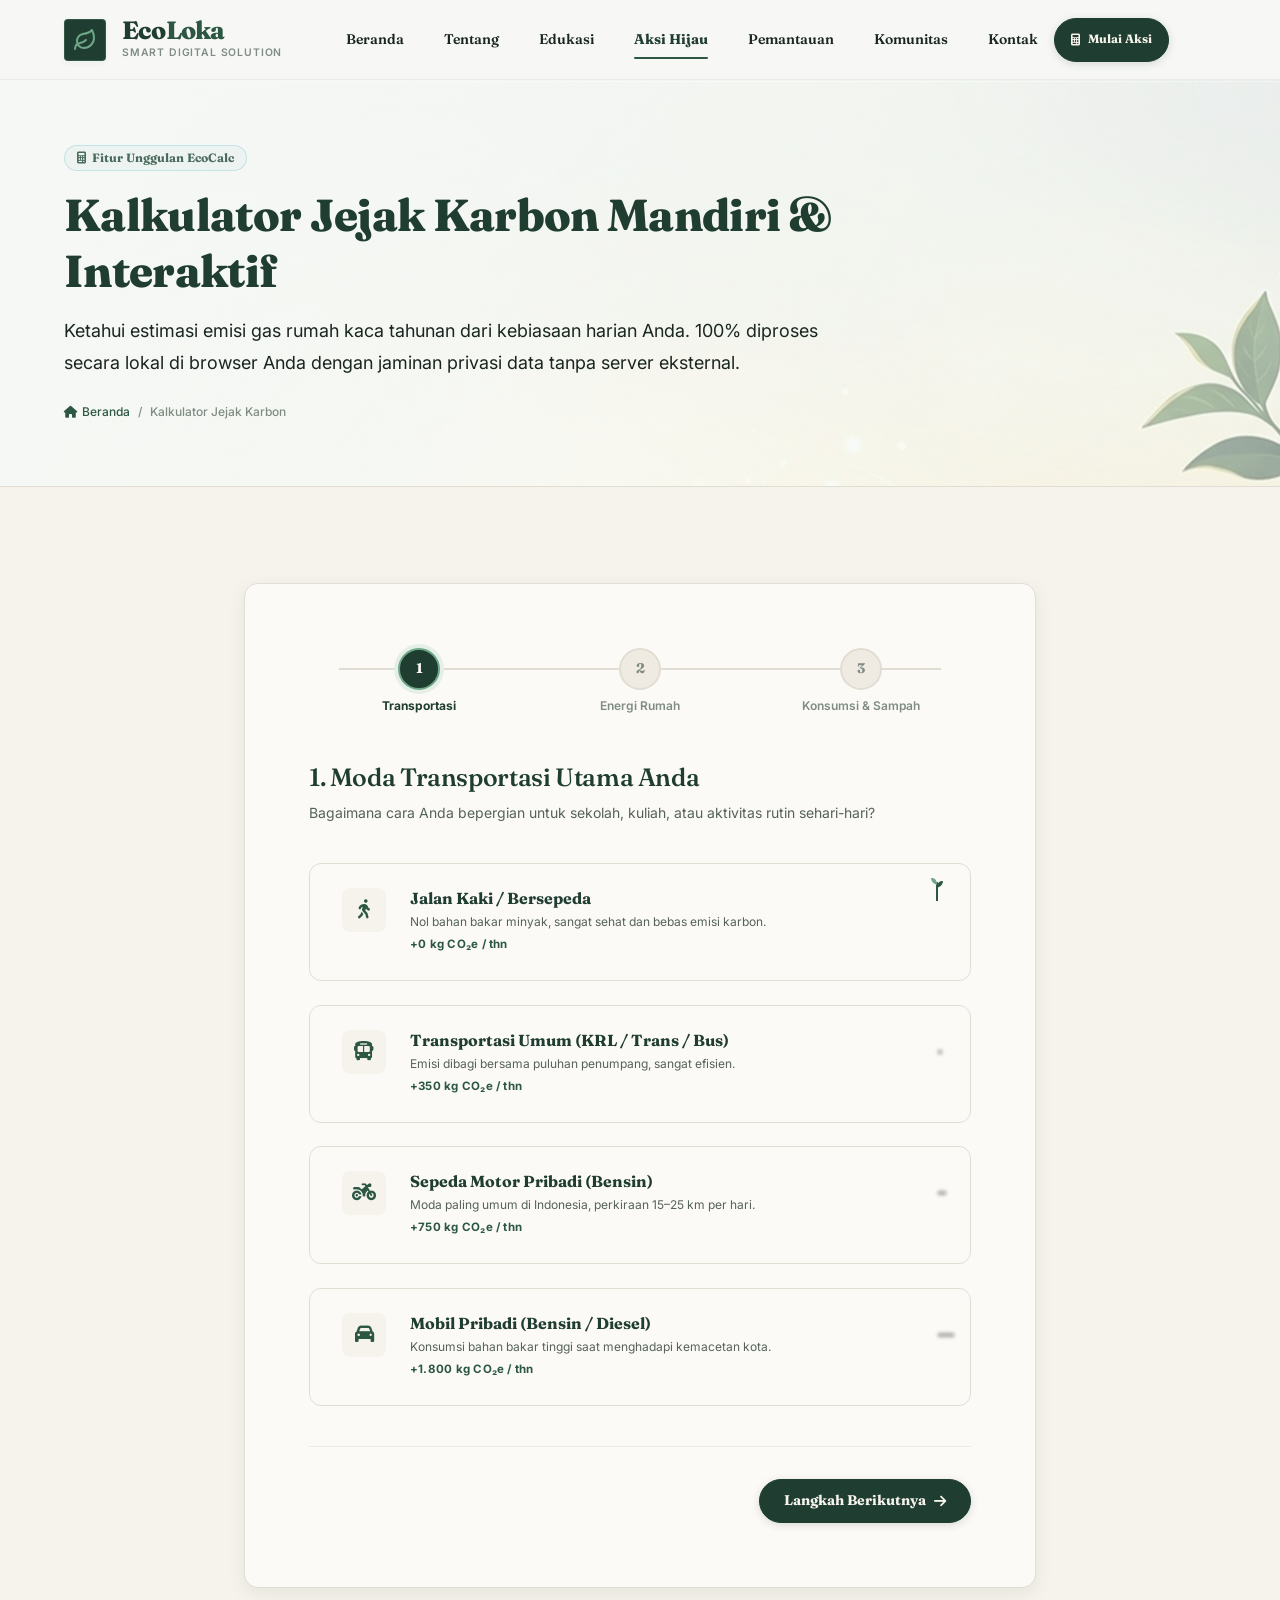
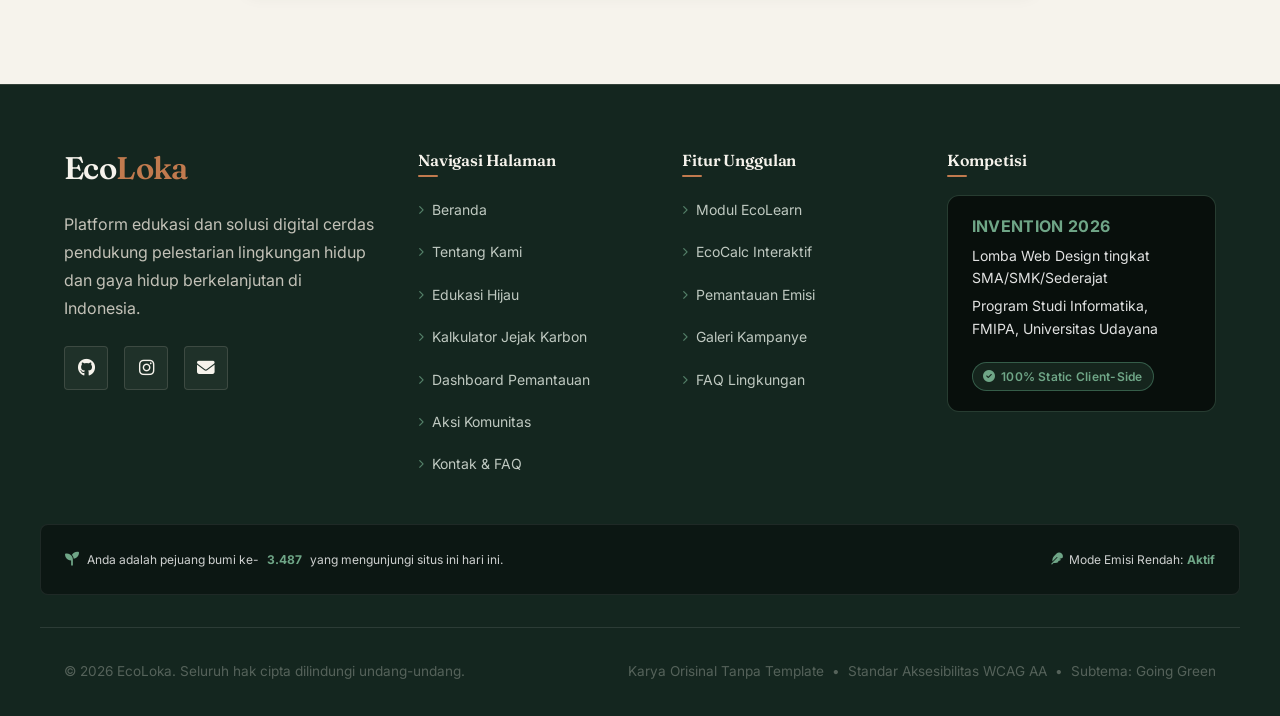
<file: aksi-hijau.html>
<!DOCTYPE html>
<html lang="id">
<head>
  <meta charset="UTF-8">
  <meta name="viewport" content="width=device-width, initial-scale=1.0">
  
  <title>EcoLoka</title>
  <meta name="description" content="Hitung estimasi jejak emisi karbon tahunan Anda secara mandiri di browser. Dapatkan rekomendasi aksi hijau personal untuk hidup lebih ramah lingkungan.">
  <meta name="author" content="Tim Pengembang EcoLoka">
  <meta name="theme-color" content="#1B4332">

  <!-- Open Graph / Facebook / WhatsApp -->
  <meta property="og:type" content="website">
  <meta property="og:url" content="https://ecoloka.id/aksi-hijau.html">
  <meta property="og:title" content="Kalkulator Jejak Karbon Mandiri — EcoCalc | EcoLoka">
  <meta property="og:description" content="Hitung estimasi jejak emisi karbon tahunan Anda secara mandiri di browser dan unduh sertifikat komitmen aksi hijau Anda.">
  <meta property="og:image" content="assets/img/hero_nature_tech.jpg">

  <!-- Twitter Meta Cards -->
  <meta name="twitter:card" content="summary_large_image">
  <meta name="twitter:title" content="Kalkulator Jejak Karbon Mandiri — EcoCalc | EcoLoka">
  <meta name="twitter:description" content="Hitung estimasi jejak emisi karbon tahunan Anda secara mandiri di browser dan unduh sertifikat aksi hijau.">
  <meta name="twitter:image" content="assets/img/hero_nature_tech.jpg">

  <!-- Favicon SVG Inline -->
  <link rel="icon" type="image/svg+xml" href="data:image/svg+xml,<svg xmlns='http://www.w3.org/2000/svg' viewBox='0 0 24 24' fill='%232D6A4F'><path d='M17 8C8 10 5.9 16.17 3.82 21.34L5.71 22l1-2.3A4.49 4.49 0 0 0 8 20C19 20 22 3 22 3c-1 2-8 2.25-13 3.25S2 11.5 2 13.5s1.75 3.75 1.75 3.75C7 8 17 8 17 8z'/></svg>">

  <!-- Google Fonts: Fraunces (Editorial Headings), Inter, Plus Jakarta Sans -->
  <link rel="preconnect" href="https://fonts.googleapis.com">
  <link rel="preconnect" href="https://fonts.gstatic.com" crossorigin>
  <link href="https://fonts.googleapis.com/css2?family=Fraunces:opsz,wght@9..144,300..700&family=Inter:wght@400;500;600;700&family=Plus+Jakarta+Sans:wght@500;600;700;800&display=swap" rel="stylesheet">
  <link rel="stylesheet" href="https://cdnjs.cloudflare.com/ajax/libs/font-awesome/6.5.1/css/all.min.css" integrity="sha512-DTOQO9RWCH3ppGqcWaEA1BIZOC6xxalwEsw9c2QQeAIftl+Vegovlnee1c9QX4TctnWMn13TZye+giMm8e2LwA==" crossorigin="anonymous" referrerpolicy="no-referrer">

  <!-- Cascading Style Sheets -->
  <link rel="stylesheet" href="assets/css/variables.css">
  <link rel="stylesheet" href="assets/css/base.css">
  <link rel="stylesheet" href="assets/css/layout.css">
  <link rel="stylesheet" href="assets/css/components.css">
  <link rel="stylesheet" href="assets/css/utilities.css">
  <link rel="stylesheet" href="assets/css/animasi-nafas-karbon.css">
</head>
<body>

  <a href="#main-content" class="skip-link">Menuju ke Konten Utama</a>

  <!-- ========================================================================
       HEADER & NAVIGASI
       ======================================================================== -->
  <header class="header" id="site-header">
    <div class="container navbar">
      <a href="index.html" class="navbar__brand" aria-label="EcoLoka Beranda">
        <div class="navbar__logo-icon" aria-hidden="true">
          <svg width="24" height="24" viewBox="0 0 24 24" fill="none" stroke="currentColor" stroke-width="2" stroke-linecap="round" stroke-linejoin="round">
            <path d="M11 20A7 7 0 0 1 9.8 6.1C15.5 5 17 4.48 19 2c1 2 2 4.18 2 8 0 5.5-4.78 10-10 10Z"/>
            <path d="M2 21c0-3 1.85-5.36 5.08-6C9.5 14.52 12 13 13 12"/>
          </svg>
        </div>
        <div class="navbar__brand-text">
          <span class="navbar__title">Eco<span>Loka</span></span>
          <span class="navbar__subtitle">Smart Digital Solution</span>
        </div>
      </a>

      <button class="navbar__toggle" id="navbar-toggle" aria-expanded="false" aria-controls="navbar-menu" aria-label="Buka navigasi menu">
        <span class="navbar__toggle-line"></span>
        <span class="navbar__toggle-line"></span>
        <span class="navbar__toggle-line"></span>
      </button>

      <nav class="navbar__nav" id="navbar-menu" aria-label="Navigasi Utama Situs">
        <ul class="navbar__list">
          <li class="navbar__item">
            <a href="index.html" class="navbar__link">Beranda</a>
          </li>
          <li class="navbar__item">
            <a href="tentang.html" class="navbar__link">Tentang</a>
          </li>
          <li class="navbar__item">
            <a href="edukasi.html" class="navbar__link">Edukasi</a>
          </li>
          <li class="navbar__item">
            <a href="aksi-hijau.html" class="navbar__link is-active">Aksi Hijau</a>
          </li>
          <li class="navbar__item">
            <a href="pemantauan.html" class="navbar__link">Pemantauan</a>
          </li>
          <li class="navbar__item">
            <a href="komunitas.html" class="navbar__link">Komunitas</a>
          </li>
          <li class="navbar__item">
            <a href="kontak.html" class="navbar__link">Kontak</a>
          </li>
        </ul>

        <div class="navbar__actions">
          <a href="aksi-hijau.html" class="btn btn--primary btn--sm">
            <i class="fa-solid fa-calculator" aria-hidden="true"></i>
            <span>Mulai Aksi</span>
          </a>
        </div>
      </nav>

      <div class="navbar__overlay" id="navbar-overlay" aria-hidden="true"></div>
    </div>
  </header>

  <!-- ========================================================================
       KONTEN UTAMA
       ======================================================================== -->
  <main class="main-content" id="main-content">

    <!-- Page Hero Sub-Halaman & Breadcrumb -->
    <section class="hero hero--aksi-hijau page-hero">
      <div class="container">
        <div class="page-hero__content">
          <div class="page-hero__badge">
            <span class="badge badge--sky">
              <i class="fa-solid fa-calculator"></i> Fitur Unggulan EcoCalc
            </span>
          </div>
          <h1 class="page-hero__title">Kalkulator Jejak Karbon Mandiri & Interaktif</h1>
          <p class="page-hero__desc">
            Ketahui estimasi emisi gas rumah kaca tahunan dari kebiasaan harian Anda. 100% diproses secara lokal di browser Anda dengan jaminan privasi data tanpa server eksternal.
          </p>
          <nav class="breadcrumb" aria-label="Jejak navigasi">
            <a href="index.html" class="breadcrumb__link"><i class="fa-solid fa-house"></i> Beranda</a>
            <span class="breadcrumb__separator">/</span>
            <span class="breadcrumb__current">Kalkulator Jejak Karbon</span>
          </nav>
        </div>
      </div>
    </section>

    <!-- Formulir Multi-Step & Visualisasi Hasil -->
    <section class="section section--lg" id="kalkulator">
      <div class="container container--narrow">
        
        <!-- Multi-Step Form Box -->
        <div class="multistep">
          
          <!-- Indikator 3 Langkah -->
          <div class="multistep__steps" role="progressbar" aria-label="Tahapan Kalkulator Jejak Karbon">
            <div class="multistep__step is-active" id="step-ind-1">
              <div class="multistep__step-num">1</div>
              <span class="multistep__step-label">Transportasi</span>
            </div>
            <div class="multistep__step" id="step-ind-2">
              <div class="multistep__step-num">2</div>
              <span class="multistep__step-label">Energi Rumah</span>
            </div>
            <div class="multistep__step" id="step-ind-3">
              <div class="multistep__step-num">3</div>
              <span class="multistep__step-label">Konsumsi & Sampah</span>
            </div>
          </div>

          <form id="carbon-calc-form" onsubmit="return false;">
            
            <!-- --------------------------------------------------------------
                 LANGKAH 1: TRANSPORTASI
                 -------------------------------------------------------------- -->
            <div class="multistep__panel is-active" id="panel-step-1">
              <h2 class="multistep__panel-title">1. Moda Transportasi Utama Anda</h2>
              <p class="multistep__panel-desc">Bagaimana cara Anda bepergian untuk sekolah, kuliah, atau aktivitas rutin sehari-hari?</p>

              <div class="radio-card-group">
                
                <label class="radio-card opsi-kartu" data-emisi="0">
                  <input type="radio" name="transport_choice" value="0" data-label="Jalan Kaki / Sepeda">
                  <div class="radio-card__content">
                    <div class="radio-card__icon"><i class="fa-solid fa-person-walking"></i></div>
                    <div class="radio-card__text">
                      <div class="radio-card__title">Jalan Kaki / Bersepeda</div>
                      <div class="radio-card__desc">Nol bahan bakar minyak, sangat sehat dan bebas emisi karbon.</div>
                      <span class="radio-card__badge">+0 kg CO₂e / thn</span>
                    </div>
                  </div>
                  <span class="opsi-kartu__partikel" aria-hidden="true"></span>
                </label>

                <label class="radio-card opsi-kartu" data-emisi="350">
                  <input type="radio" name="transport_choice" value="350" data-label="Transportasi Umum (KRL/Bus)">
                  <div class="radio-card__content">
                    <div class="radio-card__icon"><i class="fa-solid fa-bus"></i></div>
                    <div class="radio-card__text">
                      <div class="radio-card__title">Transportasi Umum (KRL / Trans / Bus)</div>
                      <div class="radio-card__desc">Emisi dibagi bersama puluhan penumpang, sangat efisien.</div>
                      <span class="radio-card__badge">+350 kg CO₂e / thn</span>
                    </div>
                  </div>
                  <span class="opsi-kartu__partikel" aria-hidden="true"></span>
                </label>

                <label class="radio-card opsi-kartu" data-emisi="750">
                  <input type="radio" name="transport_choice" value="750" data-label="Sepeda Motor Bensin">
                  <div class="radio-card__content">
                    <div class="radio-card__icon"><i class="fa-solid fa-motorcycle"></i></div>
                    <div class="radio-card__text">
                      <div class="radio-card__title">Sepeda Motor Pribadi (Bensin)</div>
                      <div class="radio-card__desc">Moda paling umum di Indonesia, perkiraan 15–25 km per hari.</div>
                      <span class="radio-card__badge">+750 kg CO₂e / thn</span>
                    </div>
                  </div>
                  <span class="opsi-kartu__partikel" aria-hidden="true"></span>
                </label>

                <label class="radio-card opsi-kartu" data-emisi="1800">
                  <input type="radio" name="transport_choice" value="1800" data-label="Mobil Pribadi Bensin">
                  <div class="radio-card__content">
                    <div class="radio-card__icon"><i class="fa-solid fa-car"></i></div>
                    <div class="radio-card__text">
                      <div class="radio-card__title">Mobil Pribadi (Bensin / Diesel)</div>
                      <div class="radio-card__desc">Konsumsi bahan bakar tinggi saat menghadapi kemacetan kota.</div>
                      <span class="radio-card__badge">+1.800 kg CO₂e / thn</span>
                    </div>
                  </div>
                  <span class="opsi-kartu__partikel" aria-hidden="true"></span>
                </label>

              </div>

              <div id="step-1-error" class="form-feedback form-feedback--error" style="display: none;"></div>

              <div class="multistep__actions multistep__actions--end">
                <button type="button" class="btn btn--primary btn-next-step">
                  <span>Langkah Berikutnya</span>
                  <i class="fa-solid fa-arrow-right"></i>
                </button>
              </div>
            </div>

            <!-- --------------------------------------------------------------
                 LANGKAH 2: ENERGI RUMAH TANGGA
                 -------------------------------------------------------------- -->
            <div class="multistep__panel" id="panel-step-2">
              <h2 class="multistep__panel-title">2. Penggunaan Listrik & AC Rumah</h2>
              <p class="multistep__panel-desc">Bagaimana profil pemakaian pendingin ruangan (AC) dan elektronik di rumah Anda?</p>

              <div class="radio-card-group">
                
                <label class="radio-card opsi-kartu" data-emisi="400">
                  <input type="radio" name="energy_choice" value="400" data-label="Hemat / Tanpa AC">
                  <div class="radio-card__content">
                    <div class="radio-card__icon"><i class="fa-solid fa-wind"></i></div>
                    <div class="radio-card__text">
                      <div class="radio-card__title">Sangat Hemat (Tanpa AC / Kipas Angin Saja)</div>
                      <div class="radio-card__desc">Ventilasi alami, mematikan lampu saat siang dan mencabut colokan.</div>
                      <span class="radio-card__badge">+400 kg CO₂e / thn</span>
                    </div>
                  </div>
                  <span class="opsi-kartu__partikel" aria-hidden="true"></span>
                </label>

                <label class="radio-card opsi-kartu" data-emisi="850">
                  <input type="radio" name="energy_choice" value="850" data-label="Sedang (1 AC Terukur)">
                  <div class="radio-card__content">
                    <div class="radio-card__icon"><i class="fa-solid fa-snowflake"></i></div>
                    <div class="radio-card__text">
                      <div class="radio-card__title">Sedang (1 AC Terukur, 24°C–25°C)</div>
                      <div class="radio-card__desc">Pola penggunaan wajar: AC hanya malam hari dan lampu hemat energi.</div>
                      <span class="radio-card__badge">+850 kg CO₂e / thn</span>
                    </div>
                  </div>
                  <span class="opsi-kartu__partikel" aria-hidden="true"></span>
                </label>

                <label class="radio-card opsi-kartu" data-emisi="1600">
                  <input type="radio" name="energy_choice" value="1600" data-label="Intensif (Banyak AC & Siaga)">
                  <div class="radio-card__content">
                    <div class="radio-card__icon"><i class="fa-solid fa-plug-circle-bolt"></i></div>
                    <div class="radio-card__text">
                      <div class="radio-card__title">Intensif (Lebih dari 2 AC & Perangkat Standby)</div>
                      <div class="radio-card__desc">AC menyala hampir sepanjang hari, water heater listrik, dan daya tinggi.</div>
                      <span class="radio-card__badge">+1.600 kg CO₂e / thn</span>
                    </div>
                  </div>
                  <span class="opsi-kartu__partikel" aria-hidden="true"></span>
                </label>

              </div>

              <div id="step-2-error" class="form-feedback form-feedback--error" style="display: none;"></div>

              <div class="multistep__actions">
                <button type="button" class="btn btn--secondary btn-prev-step">
                  <i class="fa-solid fa-arrow-left"></i>
                  <span>Kembali</span>
                </button>
                <button type="button" class="btn btn--primary btn-next-step">
                  <span>Langkah Berikutnya</span>
                  <i class="fa-solid fa-arrow-right"></i>
                </button>
              </div>
            </div>

            <!-- --------------------------------------------------------------
                 LANGKAH 3: KONSUMSI & SAMPAH
                 -------------------------------------------------------------- -->
            <div class="multistep__panel" id="panel-step-3">
              <h2 class="multistep__panel-title">3. Pola Konsumsi Pangan & Sampah</h2>
              <p class="multistep__panel-desc">Bagaimana kebiasaan konsumsi harian Anda terkait makanan dan sampah kemasan plastik?</p>

              <div class="radio-card-group">
                
                <label class="radio-card opsi-kartu" data-emisi="300">
                  <input type="radio" name="food_choice" value="300" data-label="Ramah Lingkungan / Zero Waste">
                  <div class="radio-card__content">
                    <div class="radio-card__icon"><i class="fa-solid fa-seedling"></i></div>
                    <div class="radio-card__text">
                      <div class="radio-card__title">Dominan Nabati & Membawa Wadah Sendiri</div>
                      <div class="radio-card__desc">Jarang daging merah, bawa tumbler/tote bag, dan menghabiskan porsi makanan.</div>
                      <span class="radio-card__badge">+300 kg CO₂e / thn</span>
                    </div>
                  </div>
                  <span class="opsi-kartu__partikel" aria-hidden="true"></span>
                </label>

                <label class="radio-card opsi-kartu" data-emisi="650">
                  <input type="radio" name="food_choice" value="650" data-label="Campuran Rata-rata Indonesia">
                  <div class="radio-card__content">
                    <div class="radio-card__icon"><i class="fa-solid fa-bowl-food"></i></div>
                    <div class="radio-card__text">
                      <div class="radio-card__title">Campuran Seimbang (Rata-rata Masyarakat)</div>
                      <div class="radio-card__desc">Konsumsi ayam/ikan/sayur normal, sesekali memakai kantong plastik belanja.</div>
                      <span class="radio-card__badge">+650 kg CO₂e / thn</span>
                    </div>
                  </div>
                  <span class="opsi-kartu__partikel" aria-hidden="true"></span>
                </label>

                <label class="radio-card opsi-kartu" data-emisi="1200">
                  <input type="radio" name="food_choice" value="1200" data-label="Tinggi Daging & Plastik Sekali Pakai">
                  <div class="radio-card__content">
                    <div class="radio-card__icon"><i class="fa-solid fa-burger"></i></div>
                    <div class="radio-card__text">
                      <div class="radio-card__title">Tinggi Daging Merah & Kemasan Sekali Pakai</div>
                      <div class="radio-card__desc">Sering memesan pesan-antar berwadah plastik dan jarang memilah sampah.</div>
                      <span class="radio-card__badge">+1.200 kg CO₂e / thn</span>
                    </div>
                  </div>
                  <span class="opsi-kartu__partikel" aria-hidden="true"></span>
                </label>

              </div>

              <div id="step-3-error" class="form-feedback form-feedback--error" style="display: none;"></div>

              <div class="multistep__actions">
                <button type="button" class="btn btn--secondary btn-prev-step">
                  <i class="fa-solid fa-arrow-left"></i>
                  <span>Kembali</span>
                </button>
                <button type="button" class="btn btn--accent btn-next-step">
                  <i class="fa-solid fa-calculator"></i>
                  <span>Hitung Hasil Jejak Emisi</span>
                </button>
              </div>
            </div>

          </form>

        </div>

        <!-- ------------------------------------------------------------------
             VISUALISASI HASIL PERHITUNGAN (GAUGE METER & REKOMENDASI)
             ------------------------------------------------------------------ -->
        <div id="calc-result-section" style="display: none; margin-top: var(--space-6);">
          
          <div class="gauge-card">
            <span class="badge badge--sprout" style="margin-bottom: var(--space-3);">
              <i class="fa-solid fa-square-poll-vertical"></i> Hasil Perhitungan Estimasi
            </span>

            <!-- Gauge Meter SVG Murni (Tanpa Library Berat) — Arc Tunggal Mulus Bergradien Hard-Stop -->
            <div class="gauge-svg-wrapper">
              <svg class="gauge-svg" viewBox="0 0 200 120" role="img" aria-label="Meteran Visual Jejak Karbon">
                <defs>
                  <linearGradient id="gaugeGradient" x1="0%" y1="0%" x2="100%" y2="0%">
                    <!-- Zona HIJAU (Rendah): 0% - 35% -->
                    <stop offset="0%" style="stop-color: var(--color-accent-sprout, #74C69D);" />
                    <stop offset="35%" style="stop-color: var(--color-accent-sprout, #74C69D);" />
                    <!-- Transisi TEGAS ke ORANYE (Sedang) tepat di 35% — dua stop di offset sama -->
                    <stop offset="35%" style="stop-color: var(--color-accent-sun, #F4A259);" />
                    <stop offset="65%" style="stop-color: var(--color-accent-sun, #F4A259);" />
                    <!-- Transisi TEGAS ke MERAH (Tinggi) tepat di 65% -->
                    <stop offset="65%" style="stop-color: var(--color-alert-warning, #E76F51);" />
                    <stop offset="100%" style="stop-color: var(--color-alert-warning, #E76F51);" />
                  </linearGradient>
                </defs>

                <!-- SATU PATH TUNGGAL untuk seluruh arc, dari ujung kiri ke ujung kanan (tanpa celah/patah) -->
                <path
                  d="M 20 100 A 80 80 0 0 1 180 100"
                  fill="none"
                  stroke="url(#gaugeGradient)"
                  stroke-width="16"
                  stroke-linecap="round"
                />

                <!-- Titik Pivot Jarum -->
                <circle cx="100" cy="100" r="8" fill="var(--color-primary-forest, #1B4332)" />

                <!-- Jarum Meteran -->
                <line
                  id="res-gauge-needle"
                  class="gauge-needle"
                  x1="100"
                  y1="100"
                  x2="100"
                  y2="30"
                  stroke="var(--color-primary-forest, #1B4332)"
                  stroke-width="4"
                  stroke-linecap="round"
                />
              </svg>
            </div>

            <div class="gauge-result-number" id="res-carbon-number">0</div>
            <div class="gauge-result-unit">kg CO₂e per Tahun</div>
            <div id="res-tier-badge" class="badge badge--sun" style="font-size: 0.85rem; padding: 6px 16px; margin-bottom: var(--space-3);">Sedang</div>
            <p id="res-tier-desc" style="max-width: 500px; margin: 0 auto var(--space-5); font-size: var(--font-size-sm); color: var(--color-neutral-soil-light); line-height: 1.6;"></p>

            <div style="display: flex; gap: var(--space-2); flex-wrap: wrap; justify-content: center;">
              <a href="pemantauan.html" class="btn btn--primary">
                <i class="fa-solid fa-chart-line"></i>
                <span>Buka Dashboard Pemantauan</span>
              </a>
              <button type="button" id="btnCetakSertifikat" class="btn btn--accent">
                <i class="fa-solid fa-award"></i>
                <span>Cetak Sertifikat Komitmen</span>
              </button>
              <button type="button" id="btn-recalculate" class="btn btn--secondary">
                <i class="fa-solid fa-rotate-left"></i>
                <span>Hitung Ulang</span>
              </button>
            </div>
          </div>

          <!-- Bagian Rekomendasi Aksi Personal -->
          <div style="margin-top: var(--space-8);">
            <div style="text-align: center; margin-bottom: var(--space-4);">
              <span class="badge badge--sprout"><i class="fa-solid fa-lightbulb"></i> Rekomendasi Terarah</span>
              <h3 style="font-size: var(--font-size-xl); color: var(--color-primary-forest); margin-top: 6px;">Tiga Aksi Hijau Prioritas untuk Anda</h3>
              <p style="font-size: var(--font-size-sm); color: var(--color-neutral-soil-light);">Berdasarkan profil pilihan kebiasaan Anda di atas:</p>
            </div>

            <div style="display: flex; flex-direction: column; gap: var(--space-3);" id="res-recommendations-list">
              <!-- Rekomendasi dimuat dinamis oleh kalkulator.js -->
            </div>
          </div>

        </div>

      </div>
    </section>

  </main>

  <!-- ========================================================================
       FOOTER (STANDAR TERPADU ECOLOKA)
       ======================================================================== -->
  <footer class="footer">
    <div class="footer__grid">
      <!-- Kolom 1: Brand -->
      <div class="footer__brand">
        <p class="footer__logo">Eco<span>Loka</span></p>
        <p class="footer__tagline">
          Platform edukasi dan solusi digital cerdas pendukung pelestarian lingkungan hidup dan gaya hidup berkelanjutan di Indonesia.
        </p>
        <div class="footer__sosial">
          <a href="https://github.com" target="_blank" rel="noopener noreferrer" class="footer__ikon-sosial" aria-label="GitHub Repository">
            <i class="fa-brands fa-github" aria-hidden="true"></i>
          </a>
          <a href="https://instagram.com" target="_blank" rel="noopener noreferrer" class="footer__ikon-sosial" aria-label="Instagram Resmi">
            <i class="fa-brands fa-instagram" aria-hidden="true"></i>
          </a>
          <a href="mailto:ecoloka.invention@example.com" class="footer__ikon-sosial" aria-label="Email Kontak">
            <i class="fa-solid fa-envelope" aria-hidden="true"></i>
          </a>
        </div>
      </div>

      <!-- Kolom 2: Navigasi Halaman -->
      <nav class="footer__kolom" aria-label="Navigasi halaman footer">
        <h3 class="footer__judul-kolom">Navigasi Halaman</h3>
        <ul class="footer__daftar-tautan">
          <li><a href="index.html">Beranda</a></li>
          <li><a href="tentang.html">Tentang Kami</a></li>
          <li><a href="edukasi.html">Edukasi Hijau</a></li>
          <li><a href="aksi-hijau.html#kalkulator">Kalkulator Jejak Karbon</a></li>
          <li><a href="pemantauan.html">Dashboard Pemantauan</a></li>
          <li><a href="komunitas.html">Aksi Komunitas</a></li>
          <li><a href="kontak.html">Kontak &amp; FAQ</a></li>
        </ul>
      </nav>

      <!-- Kolom 3: Fitur Unggulan -->
      <nav class="footer__kolom" aria-label="Fitur unggulan footer">
        <h3 class="footer__judul-kolom">Fitur Unggulan</h3>
        <ul class="footer__daftar-tautan">
          <li><a href="edukasi.html#modul">Modul EcoLearn</a></li>
          <li><a href="aksi-hijau.html#kalkulator">EcoCalc Interaktif</a></li>
          <li><a href="pemantauan.html#emisi">Pemantauan Emisi</a></li>
          <li><a href="komunitas.html#galeri">Galeri Kampanye</a></li>
          <li><a href="kontak.html#faq">FAQ Lingkungan</a></li>
        </ul>
      </nav>

      <!-- Kolom 4: Kompetisi -->
      <div class="footer__kolom">
        <h3 class="footer__judul-kolom">Kompetisi</h3>
        <div class="footer__kartu-kompetisi">
          <p class="footer__kompetisi-judul">INVENTION 2026</p>
          <p class="footer__kompetisi-detail">
            Lomba Web Design tingkat SMA/SMK/Sederajat
          </p>
          <p class="footer__kompetisi-detail">
            Program Studi Informatika, FMIPA, Universitas Udayana
          </p>
          <span class="footer__badge">
            <i class="fa-solid fa-circle-check" aria-hidden="true"></i>
            100% Static Client-Side
          </span>
        </div>
      </div>
    </div>

    <div class="footer__bar-status">
      <p class="footer__pesan-pejuang">
        <i class="fa-solid fa-seedling footer__ikon-daun" aria-hidden="true"></i>
        Anda adalah pejuang bumi ke-<span id="counterPejuang">3.482</span> yang mengunjungi situs ini hari ini.
      </p>
      <p class="footer__mode-emisi">
        <i class="fa-solid fa-feather" aria-hidden="true" style="margin-right: 6px; color: var(--color-accent-sprout);"></i>
        Mode Emisi Rendah: <strong>Aktif</strong>
      </p>
    </div>

    <div class="footer__bawah">
      <p>&copy; <span id="current-year">2026</span> EcoLoka. Seluruh hak cipta dilindungi undang-undang.</p>
      <p class="footer__label-kepatuhan">
        <span>Karya Orisinal Tanpa Template</span>
        <span aria-hidden="true">&bull;</span>
        <span>Standar Aksesibilitas WCAG AA</span>
        <span aria-hidden="true">&bull;</span>
        <span>Subtema: Going Green</span>
      </p>
    </div>
  </footer>

  <!-- ========================================================================
       MODAL INPUT NAMA SERTIFIKAT (RINGKAS)
       ======================================================================== -->
  <div class="modal-overlay" id="modalSertifikat" aria-hidden="true">
    <div class="modal-box" role="dialog" aria-modal="true" aria-labelledby="modalSertifikatTitle">
      <button type="button" class="modal-box__close" id="btnTutupModal" aria-label="Tutup">&times;</button>

      <h3 class="modal-box__title" id="modalSertifikatTitle">Sertifikat Komitmen Aksi Hijau</h3>
      <p class="modal-box__desc">Masukkan nama Anda untuk dicetak pada sertifikat.</p>

      <label for="inputNamaSertifikat" class="modal-box__label">Nama Pemegang Sertifikat</label>
      <input
        type="text"
        id="inputNamaSertifikat"
        class="modal-box__input"
        placeholder="Nama Anda"
        maxlength="60"
      />
      <span class="modal-box__error" id="errorNamaSertifikat" hidden>Nama tidak boleh kosong.</span>

      <div class="modal-box__actions">
        <button type="button" class="btn btn--outline" id="btnBatalSertifikat">Batal</button>
        <button type="button" class="btn btn--primary" id="btnKonfirmasiSertifikat">
          Konfirmasi &amp; Cetak PDF
        </button>
      </div>
    </div>
  </div>

  <!-- ========================================================================
       TEMPLATE SERTIFIKAT (TERSEMBUNYI DARI TAMPILAN NORMAL, HANYA UNTUK CETAK)
       ======================================================================== -->
  <div class="certificate-print-only" id="certificateTemplate">
    <div class="certificate">
      <div class="certificate__header">
        <span class="certificate__brand">EcoLoka</span>
        <span class="certificate__event">INVENTION 2026 — Universitas Udayana</span>
      </div>

      <h1 class="certificate__title">SERTIFIKAT KOMITMEN HIJAU</h1>
      <p class="certificate__intro">
        Diberikan sebagai pengakuan dedikasi kepedulian iklim dan aksi digital
        cerdas kepada:
      </p>

      <h2 class="certificate__nama" id="certNama">—</h2>

      <p class="certificate__deskripsi">
        Telah berhasil melakukan audit mandiri jejak karbon tahunan dan
        berkomitmen mengimplementasikan solusi digital cerdas ramah lingkungan
        demi pengurangan emisi gas rumah kaca dan pemulihan ekosistem Indonesia.
      </p>

      <div class="certificate__stats">
        <div class="certificate__stat">
          <span class="certificate__stat-label">Estimasi Emisi</span>
          <span class="certificate__stat-value" id="certEmisi">—</span>
        </div>
        <div class="certificate__stat">
          <span class="certificate__stat-label">Kategori Evaluasi</span>
          <span class="certificate__stat-value" id="certKategori">—</span>
        </div>
        <div class="certificate__stat">
          <span class="certificate__stat-label">Tanggal Terbit</span>
          <span class="certificate__stat-value" id="certTanggal">—</span>
        </div>
        <div class="certificate__stat">
          <span class="certificate__stat-label">Nomor Verifikasi Digital</span>
          <span class="certificate__stat-value" id="certNomor">—</span>
        </div>
      </div>

      <div class="certificate__footer">
        <p>Inisiatif EcoLoka Indonesia</p>
        <p><em>Going Green Through Smart Digital Solutions</em></p>
      </div>
    </div>
  </div>

  <script src="assets/js/scroll-utils.js"></script>
  <script src="assets/js/main.js"></script>
  <script src="assets/js/nafas-karbon.js"></script>
  <script src="assets/js/kalkulator.js" defer></script>
</body>
</html>
</file>
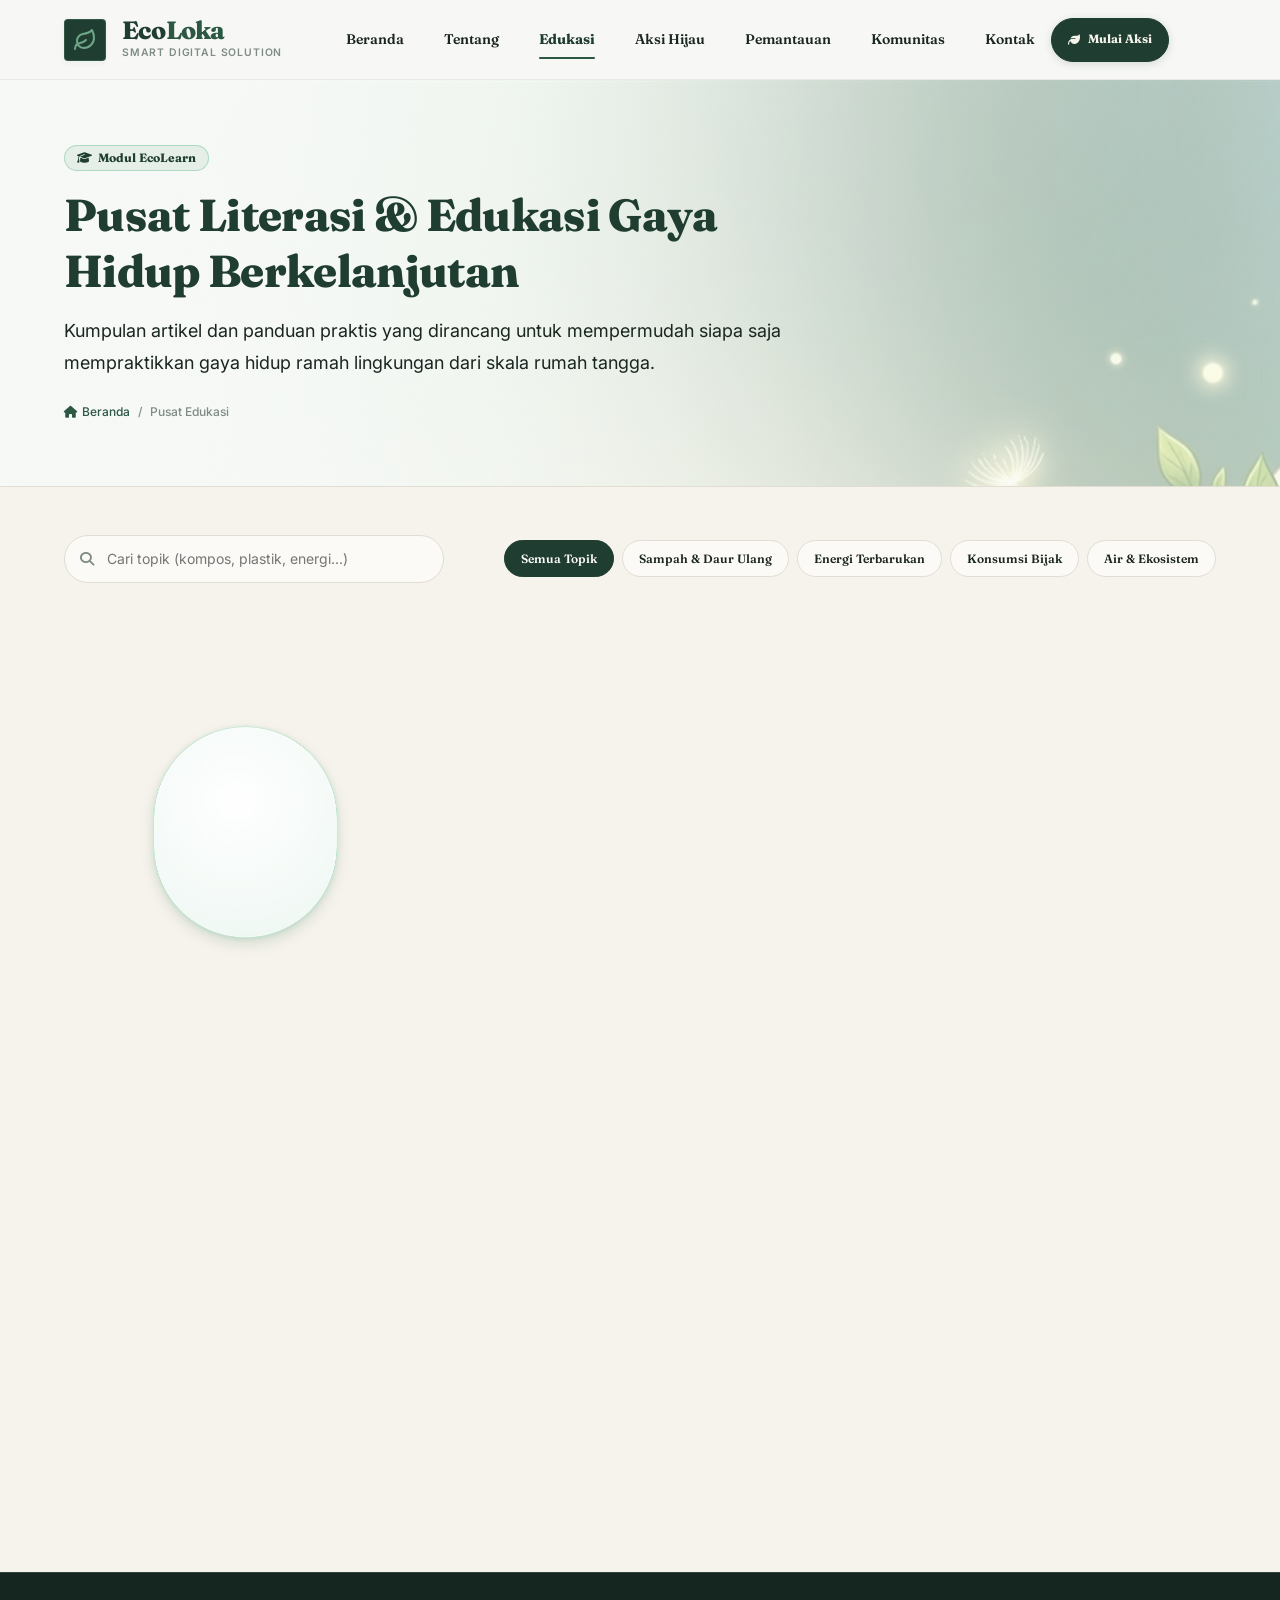
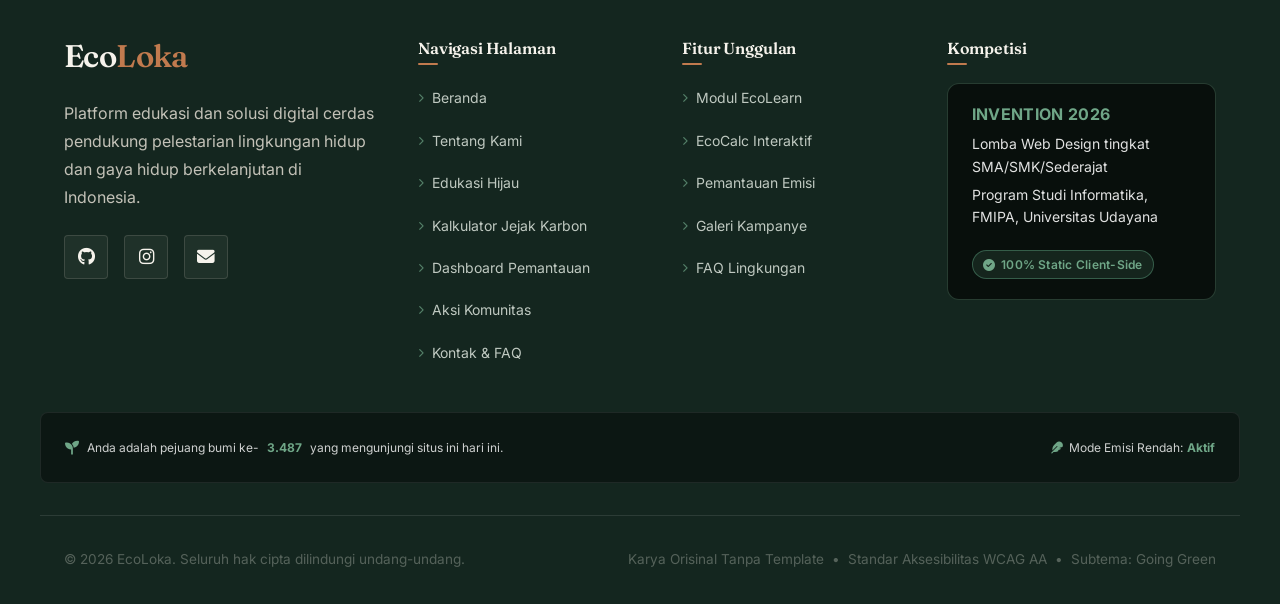
<file: edukasi.html>
<!DOCTYPE html>
<html lang="id">
<head>
  <meta charset="UTF-8">
  <meta name="viewport" content="width=device-width, initial-scale=1.0">
  
  <title>EcoLoka</title>
  <meta name="description" content="Kumpulan panduan praktis dan artikel edukasi seputar zero waste, efisiensi energi, pemanenan air hujan, dan gaya hidup ramah lingkungan di Indonesia.">
  <meta name="author" content="Tim Pengembang EcoLoka">
  <meta name="theme-color" content="#1B4332">

  <!-- Open Graph / Facebook / WhatsApp -->
  <meta property="og:type" content="website">
  <meta property="og:url" content="https://ecoloka.id/edukasi.html">
  <meta property="og:title" content="Pusat Edukasi Hijau — EcoLearn | EcoLoka">
  <meta property="og:description" content="Kumpulan panduan praktis dan modul edukasi aksi hijau seputar zero waste, efisiensi energi, dan gaya hidup ramah lingkungan.">
  <meta property="og:image" content="assets/img/hero_nature_tech.jpg">

  <!-- Twitter Meta Cards -->
  <meta name="twitter:card" content="summary_large_image">
  <meta name="twitter:title" content="Pusat Edukasi Hijau — EcoLearn | EcoLoka">
  <meta name="twitter:description" content="Modul edukasi aksi hijau interaktif seputar pelestarian lingkungan dan gaya hidup berkelanjutan.">
  <meta name="twitter:image" content="assets/img/hero_nature_tech.jpg">

  <!-- Favicon SVG Inline -->
  <link rel="icon" type="image/svg+xml" href="data:image/svg+xml,<svg xmlns='http://www.w3.org/2000/svg' viewBox='0 0 24 24' fill='%232D6A4F'><path d='M17 8C8 10 5.9 16.17 3.82 21.34L5.71 22l1-2.3A4.49 4.49 0 0 0 8 20C19 20 22 3 22 3c-1 2-8 2.25-13 3.25S2 11.5 2 13.5s1.75 3.75 1.75 3.75C7 8 17 8 17 8z'/></svg>">

  <!-- Google Fonts: Fraunces (Editorial Headings), Inter, Plus Jakarta Sans -->
  <link rel="preconnect" href="https://fonts.googleapis.com">
  <link rel="preconnect" href="https://fonts.gstatic.com" crossorigin>
  <link href="https://fonts.googleapis.com/css2?family=Fraunces:opsz,wght@9..144,300..700&family=Inter:wght@400;500;600;700&family=Plus+Jakarta+Sans:wght@500;600;700;800&display=swap" rel="stylesheet">
  <link rel="stylesheet" href="https://cdnjs.cloudflare.com/ajax/libs/font-awesome/6.5.1/css/all.min.css" integrity="sha512-DTOQO9RWCH3ppGqcWaEA1BIZOC6xxalwEsw9c2QQeAIftl+Vegovlnee1c9QX4TctnWMn13TZye+giMm8e2LwA==" crossorigin="anonymous" referrerpolicy="no-referrer">

  <!-- Cascading Style Sheets -->
  <link rel="stylesheet" href="assets/css/variables.css">
  <link rel="stylesheet" href="assets/css/base.css">
  <link rel="stylesheet" href="assets/css/layout.css">
  <link rel="stylesheet" href="assets/css/components.css">
  <link rel="stylesheet" href="assets/css/animasi-tetesan.css">
  <link rel="stylesheet" href="assets/css/utilities.css">
</head>
<body>

  <a href="#main-content" class="skip-link">Menuju ke Konten Utama</a>

  <!-- ========================================================================
       HEADER & NAVIGASI
       ======================================================================== -->
  <header class="header" id="site-header">
    <div class="container navbar">
      <a href="index.html" class="navbar__brand" aria-label="EcoLoka Beranda">
        <div class="navbar__logo-icon" aria-hidden="true">
          <svg width="24" height="24" viewBox="0 0 24 24" fill="none" stroke="currentColor" stroke-width="2" stroke-linecap="round" stroke-linejoin="round">
            <path d="M11 20A7 7 0 0 1 9.8 6.1C15.5 5 17 4.48 19 2c1 2 2 4.18 2 8 0 5.5-4.78 10-10 10Z"/>
            <path d="M2 21c0-3 1.85-5.36 5.08-6C9.5 14.52 12 13 13 12"/>
          </svg>
        </div>
        <div class="navbar__brand-text">
          <span class="navbar__title">Eco<span>Loka</span></span>
          <span class="navbar__subtitle">Smart Digital Solution</span>
        </div>
      </a>

      <button class="navbar__toggle" id="navbar-toggle" aria-expanded="false" aria-controls="navbar-menu" aria-label="Buka navigasi menu">
        <span class="navbar__toggle-line"></span>
        <span class="navbar__toggle-line"></span>
        <span class="navbar__toggle-line"></span>
      </button>

      <nav class="navbar__nav" id="navbar-menu" aria-label="Navigasi Utama Situs">
        <ul class="navbar__list">
          <li class="navbar__item">
            <a href="index.html" class="navbar__link">Beranda</a>
          </li>
          <li class="navbar__item">
            <a href="tentang.html" class="navbar__link">Tentang</a>
          </li>
          <li class="navbar__item">
            <a href="edukasi.html" class="navbar__link is-active">Edukasi</a>
          </li>
          <li class="navbar__item">
            <a href="aksi-hijau.html" class="navbar__link">Aksi Hijau</a>
          </li>
          <li class="navbar__item">
            <a href="pemantauan.html" class="navbar__link">Pemantauan</a>
          </li>
          <li class="navbar__item">
            <a href="komunitas.html" class="navbar__link">Komunitas</a>
          </li>
          <li class="navbar__item">
            <a href="kontak.html" class="navbar__link">Kontak</a>
          </li>
        </ul>

        <div class="navbar__actions">
          <a href="aksi-hijau.html" class="btn btn--primary btn--sm">
            <i class="fa-solid fa-leaf" aria-hidden="true"></i>
            <span>Mulai Aksi</span>
          </a>
        </div>
      </nav>

      <div class="navbar__overlay" id="navbar-overlay" aria-hidden="true"></div>
    </div>
  </header>

  <!-- ========================================================================
       KONTEN UTAMA
       ======================================================================== -->
  <main class="main-content" id="main-content">

    <!-- Page Hero Sub-Halaman & Breadcrumb -->
    <section class="hero hero--edukasi page-hero">
      <div class="container">
        <div class="page-hero__content">
          <div class="page-hero__badge">
            <span class="badge badge--sprout">
              <i class="fa-solid fa-graduation-cap"></i> Modul EcoLearn
            </span>
          </div>
          <h1 class="page-hero__title">Pusat Literasi & Edukasi Gaya Hidup Berkelanjutan</h1>
          <p class="page-hero__desc">
            Kumpulan artikel dan panduan praktis yang dirancang untuk mempermudah siapa saja mempraktikkan gaya hidup ramah lingkungan dari skala rumah tangga.
          </p>
          <nav class="breadcrumb" aria-label="Jejak navigasi">
            <a href="index.html" class="breadcrumb__link"><i class="fa-solid fa-house"></i> Beranda</a>
            <span class="breadcrumb__separator">/</span>
            <span class="breadcrumb__current">Pusat Edukasi</span>
          </nav>
        </div>
      </div>
    </section>

    <!-- Kontrol Pencarian & Filter Kategori -->
    <section class="section section--sm" id="modul">
      <div class="container">
        
        <div class="filter-container">
          <!-- Search Box Real-Time -->
          <div class="search-box">
            <i class="fa-solid fa-magnifying-glass search-box__icon" aria-hidden="true"></i>
            <input type="text" id="article-search" class="search-box__input" placeholder="Cari topik (kompos, plastik, energi...)" aria-label="Cari artikel edukasi">
          </div>

          <!-- Filter Pills Bar -->
          <div class="filter-bar" role="tablist" aria-label="Filter kategori artikel">
            <button class="filter-btn is-active" data-category="semua" role="tab" aria-selected="true">Semua Topik</button>
            <button class="filter-btn" data-category="sampah" role="tab" aria-selected="false">Sampah & Daur Ulang</button>
            <button class="filter-btn" data-category="energi" role="tab" aria-selected="false">Energi Terbarukan</button>
            <button class="filter-btn" data-category="konsumsi" role="tab" aria-selected="false">Konsumsi Bijak</button>
            <button class="filter-btn" data-category="air" role="tab" aria-selected="false">Air & Ekosistem</button>
          </div>
        </div>

        <!-- Grid Artikel Interaktif (Water Droplet Morph Animation) -->
        <div class="artikel-grid grid grid--3-col" id="artikelGrid" aria-live="polite">
          <!-- Modul 1: Kompos -->
          <article class="article-card artikel-card" id="card-sampah-organik-kompos">
            <div class="artikel-card__isi">
              <div class="article-card__meta">
                <span class="badge badge--sprout">Sampah &amp; Daur Ulang</span>
                <span class="article-card__read-time">
                  <i class="fa-regular fa-clock"></i>
                  <span>4 menit</span>
                </span>
              </div>
              <h3 class="article-card__title">Mengolah Sampah Organik Menjadi Kompos Rumahan Berkualitas</h3>
              <p class="article-card__desc">Lebih dari 50% timbunan sampah rumah tangga di Indonesia adalah sampah organik. Pelajari metode komposting sederhana tanpa bau dengan wadah ember bertingkat.</p>
              <div class="article-card__footer">
                <span style="font-size: 0.75rem; color: var(--color-neutral-soil-muted);">
                  <i class="fa-regular fa-calendar-days"></i> 18 September 2026
                </span>
                <button class="btn btn--outline btn--sm btn-read-article" data-id="sampah-organik-kompos" aria-label="Baca selengkapnya artikel Mengolah Sampah Organik Menjadi Kompos Rumahan Berkualitas">
                  <span>Baca Modul</span>
                  <i class="fa-solid fa-arrow-right" style="font-size: 11px;"></i>
                </button>
              </div>
            </div>
          </article>

          <!-- Modul 2: Vampire Power -->
          <article class="article-card artikel-card" id="card-audit-energi-elektronik">
            <div class="artikel-card__isi">
              <div class="article-card__meta">
                <span class="badge badge--sun">Energi Terbarukan</span>
                <span class="article-card__read-time">
                  <i class="fa-regular fa-clock"></i>
                  <span>3 menit</span>
                </span>
              </div>
              <h3 class="article-card__title">Vampire Power: Menghentikan Kebocoran Energi Listrik Tersembunyi</h3>
              <p class="article-card__desc">Perangkat elektronik dalam posisi siaga (standby) tetap menyedot hingga 10% dari total tagihan listrik bulanan. Simak teknik audit mandiri peramban untuk menghemat pengeluaran.</p>
              <div class="article-card__footer">
                <span style="font-size: 0.75rem; color: var(--color-neutral-soil-muted);">
                  <i class="fa-regular fa-calendar-days"></i> 15 September 2026
                </span>
                <button class="btn btn--outline btn--sm btn-read-article" data-id="audit-energi-elektronik" aria-label="Baca selengkapnya artikel Vampire Power: Menghentikan Kebocoran Energi Listrik Tersembunyi">
                  <span>Baca Modul</span>
                  <i class="fa-solid fa-arrow-right" style="font-size: 11px;"></i>
                </button>
              </div>
            </div>
          </article>

          <!-- Modul 3: Pangan Lokal -->
          <article class="article-card artikel-card" id="card-konsumsi-pangan-lokal">
            <div class="artikel-card__isi">
              <div class="article-card__meta">
                <span class="badge badge--sprout">Konsumsi Bijak</span>
                <span class="article-card__read-time">
                  <i class="fa-regular fa-clock"></i>
                  <span>5 menit</span>
                </span>
              </div>
              <h3 class="article-card__title">Food Miles: Mengapa Mengonsumsi Pangan Lokal Menyelamatkan Bumi</h3>
              <p class="article-card__desc">Setiap kilometer perjalanan bahan makanan dari kebun impor ke piring Anda meninggalkan jejak bahan bakar penerbangan dan pendinginan. Saatnya beralih ke pasar tani lokal.</p>
              <div class="article-card__footer">
                <span style="font-size: 0.75rem; color: var(--color-neutral-soil-muted);">
                  <i class="fa-regular fa-calendar-days"></i> 12 September 2026
                </span>
                <button class="btn btn--outline btn--sm btn-read-article" data-id="konsumsi-pangan-lokal" aria-label="Baca selengkapnya artikel Food Miles: Mengapa Mengonsumsi Pangan Lokal Menyelamatkan Bumi">
                  <span>Baca Modul</span>
                  <i class="fa-solid fa-arrow-right" style="font-size: 11px;"></i>
                </button>
              </div>
            </div>
          </article>

          <!-- Modul 4: Pemanenan Air Hujan -->
          <article class="article-card artikel-card" id="card-konservasi-air-hujan">
            <div class="artikel-card__isi">
              <div class="article-card__meta">
                <span class="badge badge--sky">Air &amp; Ekosistem</span>
                <span class="article-card__read-time">
                  <i class="fa-regular fa-clock"></i>
                  <span>4 menit</span>
                </span>
              </div>
              <h3 class="article-card__title">Pemanenan Air Hujan (Rainwater Harvesting) Skala Rumah Tangga</h3>
              <p class="article-card__desc">Air hujan yang terbuang percuma ke saluran drainase dapat dipanen untuk menyiram kebun, mencuci kendaraan, dan mengurangi beban pompa air tanah berbasis listrik.</p>
              <div class="article-card__footer">
                <span style="font-size: 0.75rem; color: var(--color-neutral-soil-muted);">
                  <i class="fa-regular fa-calendar-days"></i> 10 September 2026
                </span>
                <button class="btn btn--outline btn--sm btn-read-article" data-id="konservasi-air-hujan" aria-label="Baca selengkapnya artikel Pemanenan Air Hujan (Rainwater Harvesting) Skala Rumah Tangga">
                  <span>Baca Modul</span>
                  <i class="fa-solid fa-arrow-right" style="font-size: 11px;"></i>
                </button>
              </div>
            </div>
          </article>

          <!-- Modul 5: Bebas Plastik -->
          <article class="article-card artikel-card" id="card-bijak-plastik-sekali-pakai">
            <div class="artikel-card__isi">
              <div class="article-card__meta">
                <span class="badge badge--sprout">Sampah &amp; Daur Ulang</span>
                <span class="article-card__read-time">
                  <i class="fa-regular fa-clock"></i>
                  <span>4 menit</span>
                </span>
              </div>
              <h3 class="article-card__title">Panduan Praktis Transisi Hidup Bebas Plastik Sekali Pakai</h3>
              <p class="article-card__desc">Mikroplastik kini telah ditemukan di air minum, garam laut, bahkan udara pernapasan. Berikut lima substitusi praktis perlengkapan harian ramah lingkungan yang tahan bertahun-tahun.</p>
              <div class="article-card__footer">
                <span style="font-size: 0.75rem; color: var(--color-neutral-soil-muted);">
                  <i class="fa-regular fa-calendar-days"></i> 07 September 2026
                </span>
                <button class="btn btn--outline btn--sm btn-read-article" data-id="bijak-plastik-sekali-pakai" aria-label="Baca selengkapnya artikel Panduan Praktis Transisi Hidup Bebas Plastik Sekali Pakai">
                  <span>Baca Modul</span>
                  <i class="fa-solid fa-arrow-right" style="font-size: 11px;"></i>
                </button>
              </div>
            </div>
          </article>

          <!-- Modul 6: Pembersihan Digital -->
          <article class="article-card artikel-card" id="card-prinsip-ekologi-digital">
            <div class="artikel-card__isi">
              <div class="article-card__meta">
                <span class="badge badge--sun">Energi Terbarukan</span>
                <span class="article-card__read-time">
                  <i class="fa-regular fa-clock"></i>
                  <span>3 menit</span>
                </span>
              </div>
              <h3 class="article-card__title">Pembersihan Data Digital: Mengurangi Jejak Emisi Internet Anda</h3>
              <p class="article-card__desc">Internet menyumbang sekitar 3,7% dari total emisi gas rumah kaca global. Ketahui bagaimana menghapus email sampah dan data cloud yang usang membantu menurunkan konsumsi listrik server data center.</p>
              <div class="article-card__footer">
                <span style="font-size: 0.75rem; color: var(--color-neutral-soil-muted);">
                  <i class="fa-regular fa-calendar-days"></i> 03 September 2026
                </span>
                <button class="btn btn--outline btn--sm btn-read-article" data-id="prinsip-ekologi-digital" aria-label="Baca selengkapnya artikel Pembersihan Data Digital: Mengurangi Jejak Emisi Internet Anda">
                  <span>Baca Modul</span>
                  <i class="fa-solid fa-arrow-right" style="font-size: 11px;"></i>
                </button>
              </div>
            </div>
          </article>
        </div>

      </div>
    </section>

    <!-- Modal Dialog Detail Artikel (Aksesibel Keyboard & Screen Reader) -->
    <div class="modal-backdrop" id="article-modal" role="dialog" aria-modal="true" aria-labelledby="modal-article-title" aria-hidden="true">
      <div class="modal-dialog">
        <div class="modal__header">
          <span style="font-size: 0.75rem; font-weight: 700; text-transform: uppercase; letter-spacing: 0.08em; color: var(--color-primary-leaf);" id="modal-article-title">
            Modul Pembelajaran EcoLoka
          </span>
          <button class="modal__close" id="modal-close" aria-label="Tutup artikel">
            <i class="fa-solid fa-xmark"></i>
          </button>
        </div>
        <div class="modal__body" id="modal-dynamic-content">
          <!-- Isi artikel dimuat dinamis oleh edukasi.js -->
        </div>
      </div>
    </div>

  </main>

  <!-- ========================================================================
       FOOTER (STANDAR TERPADU ECOLOKA)
       ======================================================================== -->
  <footer class="footer">
    <div class="footer__grid">
      <!-- Kolom 1: Brand -->
      <div class="footer__brand">
        <p class="footer__logo">Eco<span>Loka</span></p>
        <p class="footer__tagline">
          Platform edukasi dan solusi digital cerdas pendukung pelestarian lingkungan hidup dan gaya hidup berkelanjutan di Indonesia.
        </p>
        <div class="footer__sosial">
          <a href="https://github.com" target="_blank" rel="noopener noreferrer" class="footer__ikon-sosial" aria-label="GitHub Repository">
            <i class="fa-brands fa-github" aria-hidden="true"></i>
          </a>
          <a href="https://instagram.com" target="_blank" rel="noopener noreferrer" class="footer__ikon-sosial" aria-label="Instagram Resmi">
            <i class="fa-brands fa-instagram" aria-hidden="true"></i>
          </a>
          <a href="mailto:ecoloka.invention@example.com" class="footer__ikon-sosial" aria-label="Email Kontak">
            <i class="fa-solid fa-envelope" aria-hidden="true"></i>
          </a>
        </div>
      </div>

      <!-- Kolom 2: Navigasi Halaman -->
      <nav class="footer__kolom" aria-label="Navigasi halaman footer">
        <h3 class="footer__judul-kolom">Navigasi Halaman</h3>
        <ul class="footer__daftar-tautan">
          <li><a href="index.html">Beranda</a></li>
          <li><a href="tentang.html">Tentang Kami</a></li>
          <li><a href="edukasi.html">Edukasi Hijau</a></li>
          <li><a href="aksi-hijau.html#kalkulator">Kalkulator Jejak Karbon</a></li>
          <li><a href="pemantauan.html">Dashboard Pemantauan</a></li>
          <li><a href="komunitas.html">Aksi Komunitas</a></li>
          <li><a href="kontak.html">Kontak &amp; FAQ</a></li>
        </ul>
      </nav>

      <!-- Kolom 3: Fitur Unggulan -->
      <nav class="footer__kolom" aria-label="Fitur unggulan footer">
        <h3 class="footer__judul-kolom">Fitur Unggulan</h3>
        <ul class="footer__daftar-tautan">
          <li><a href="edukasi.html#modul">Modul EcoLearn</a></li>
          <li><a href="aksi-hijau.html#kalkulator">EcoCalc Interaktif</a></li>
          <li><a href="pemantauan.html#emisi">Pemantauan Emisi</a></li>
          <li><a href="komunitas.html#galeri">Galeri Kampanye</a></li>
          <li><a href="kontak.html#faq">FAQ Lingkungan</a></li>
        </ul>
      </nav>

      <!-- Kolom 4: Kompetisi -->
      <div class="footer__kolom">
        <h3 class="footer__judul-kolom">Kompetisi</h3>
        <div class="footer__kartu-kompetisi">
          <p class="footer__kompetisi-judul">INVENTION 2026</p>
          <p class="footer__kompetisi-detail">
            Lomba Web Design tingkat SMA/SMK/Sederajat
          </p>
          <p class="footer__kompetisi-detail">
            Program Studi Informatika, FMIPA, Universitas Udayana
          </p>
          <span class="footer__badge">
            <i class="fa-solid fa-circle-check" aria-hidden="true"></i>
            100% Static Client-Side
          </span>
        </div>
      </div>
    </div>

    <div class="footer__bar-status">
      <p class="footer__pesan-pejuang">
        <i class="fa-solid fa-seedling footer__ikon-daun" aria-hidden="true"></i>
        Anda adalah pejuang bumi ke-<span id="counterPejuang">3.482</span> yang mengunjungi situs ini hari ini.
      </p>
      <p class="footer__mode-emisi">
        <i class="fa-solid fa-feather" aria-hidden="true" style="margin-right: 6px; color: var(--color-accent-sprout);"></i>
        Mode Emisi Rendah: <strong>Aktif</strong>
      </p>
    </div>

    <div class="footer__bawah">
      <p>&copy; <span id="current-year">2026</span> EcoLoka. Seluruh hak cipta dilindungi undang-undang.</p>
      <p class="footer__label-kepatuhan">
        <span>Karya Orisinal Tanpa Template</span>
        <span aria-hidden="true">&bull;</span>
        <span>Standar Aksesibilitas WCAG AA</span>
        <span aria-hidden="true">&bull;</span>
        <span>Subtema: Going Green</span>
      </p>
    </div>
  </footer>

  <script src="assets/js/scroll-utils.js"></script>
  <script src="assets/js/main.js"></script>
  <script src="assets/js/edukasi.js"></script>
  <script src="assets/js/animasi-tetesan-edukasi.js" defer></script>
</body>
</html>
</file>
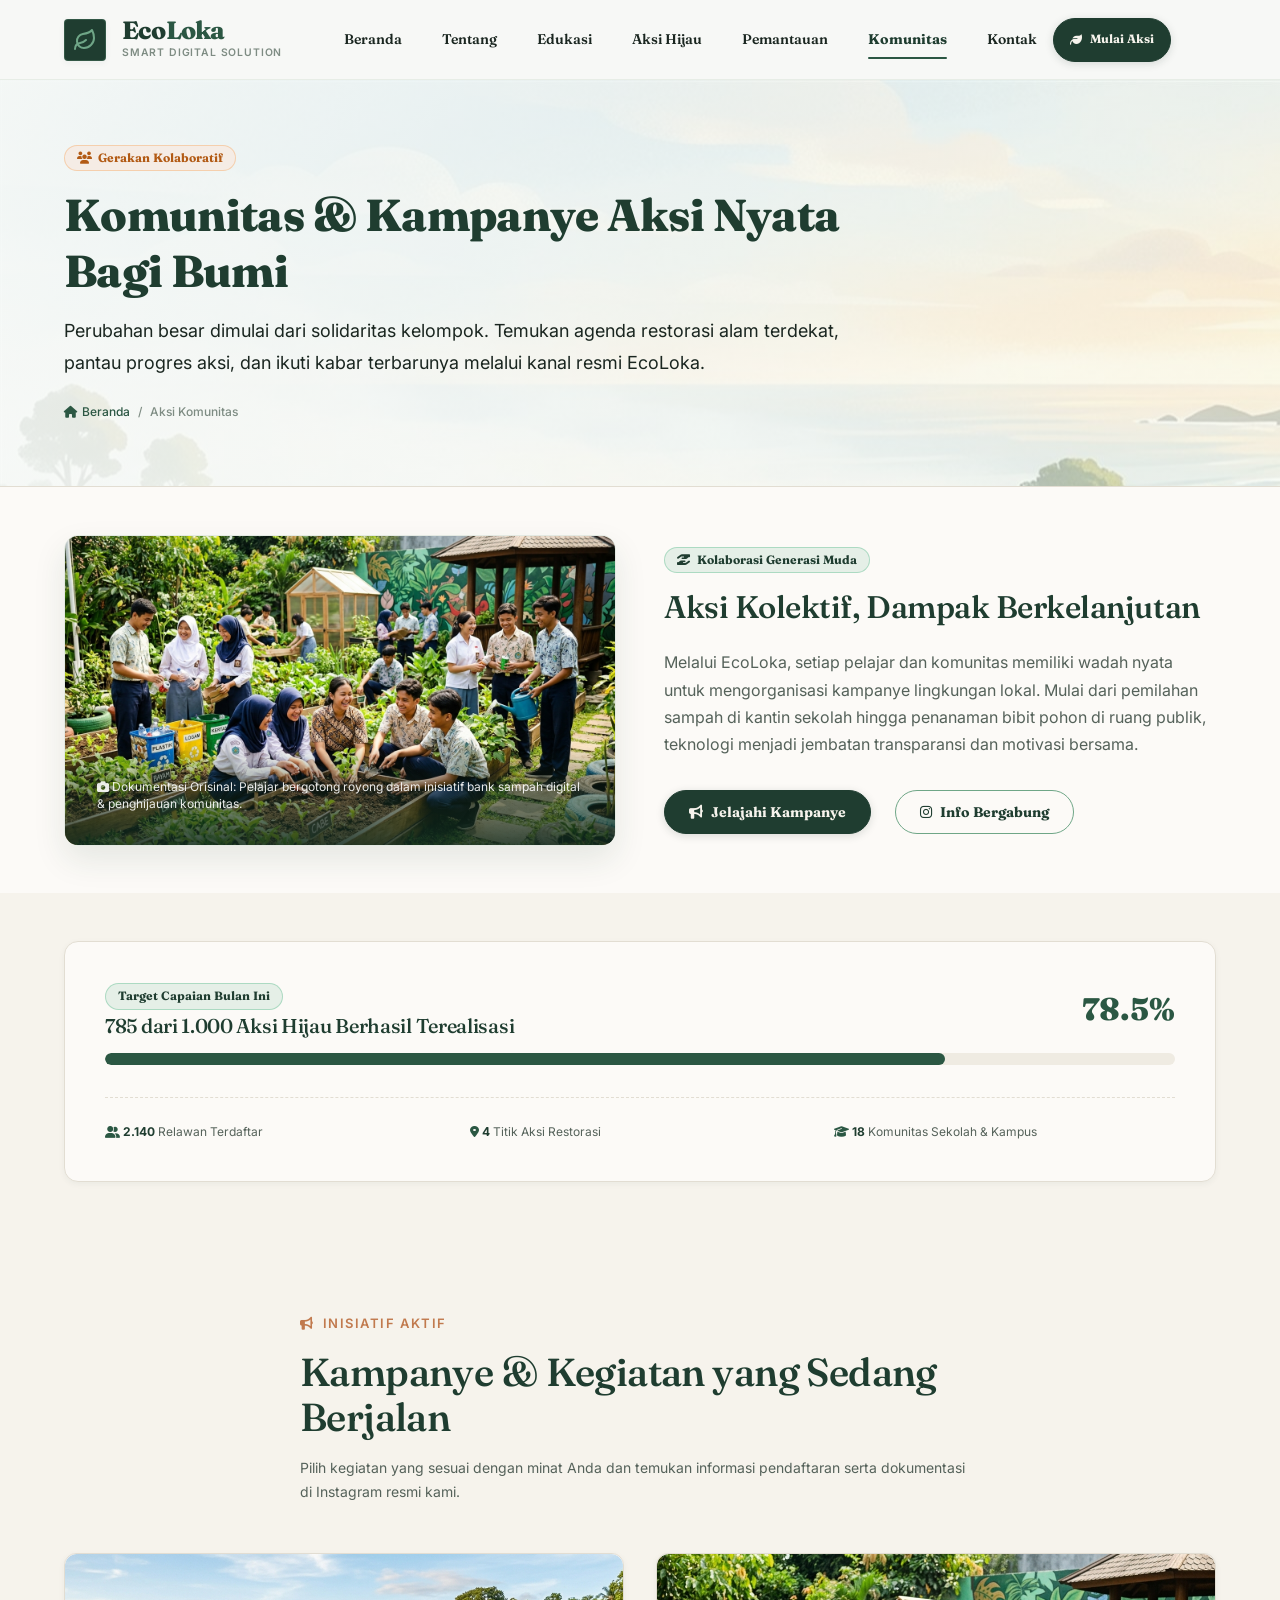
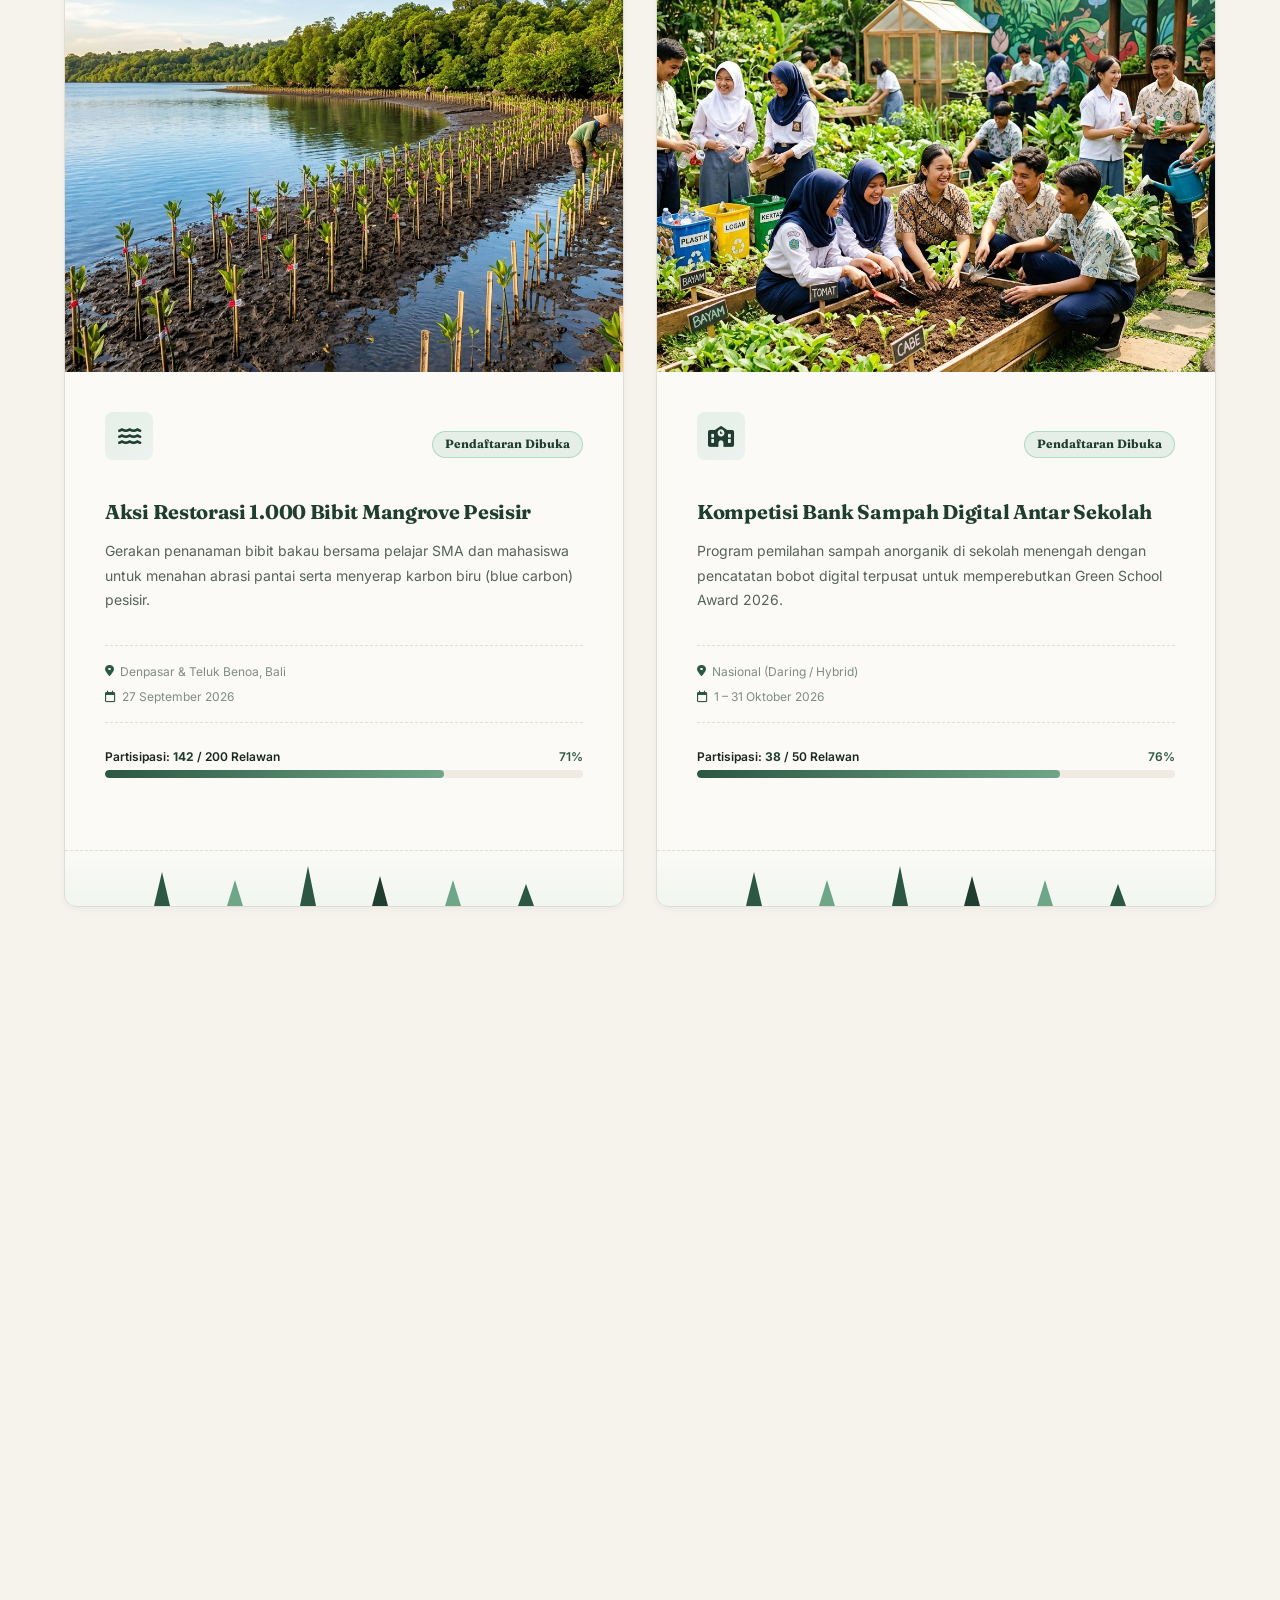
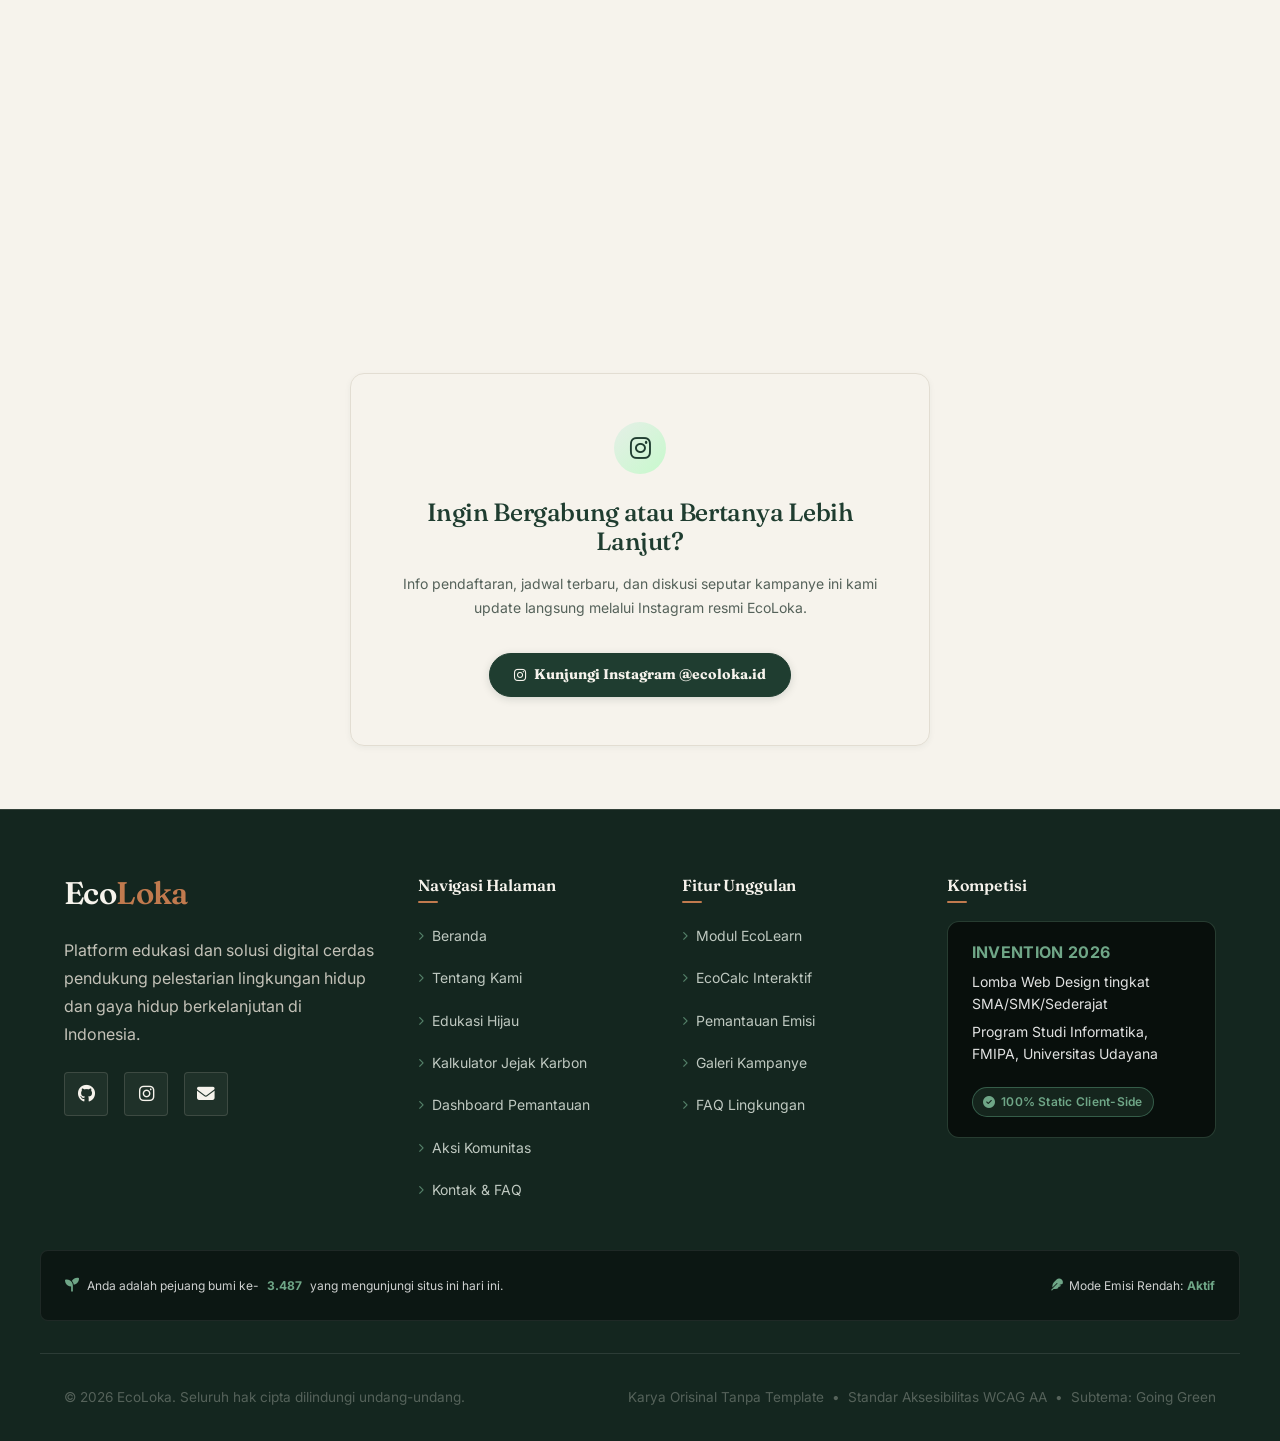
<file: komunitas.html>
<!DOCTYPE html>
<html lang="id">
<head>
  <meta charset="UTF-8">
  <meta name="viewport" content="width=device-width, initial-scale=1.0">
  
  <title>EcoLoka</title>
  <meta name="description" content="Temukan inisiatif pelestarian lingkungan bersama komunitas EcoLoka. Ikuti aksi hijau kolaboratif dan pantau progres pelestarian lingkungan.">
  <meta name="author" content="Tim Pengembang EcoLoka">
  <meta name="theme-color" content="#1B4332">

  <!-- Open Graph / Facebook / WhatsApp -->
  <meta property="og:type" content="website">
  <meta property="og:url" content="https://ecoloka.id/komunitas.html">
  <meta property="og:title" content="Aksi Komunitas & Kampanye Hijau — EcoLoka">
  <meta property="og:description" content="Temukan inisiatif pelestarian lingkungan bersama komunitas EcoLoka. Ikuti aksi hijau kolaboratif dan pantau progres pelestarian lingkungan.">
  <meta property="og:image" content="assets/img/community_action.jpg">

  <!-- Twitter Meta Cards -->
  <meta name="twitter:card" content="summary_large_image">
  <meta name="twitter:title" content="Aksi Komunitas & Kampanye Hijau — EcoLoka">
  <meta name="twitter:description" content="Temukan inisiatif pelestarian lingkungan bersama komunitas EcoLoka. Ikuti aksi hijau kolaboratif dan pantau progres pelestarian lingkungan.">
  <meta name="twitter:image" content="assets/img/community_action.jpg">

  <!-- Favicon SVG Inline -->
  <link rel="icon" type="image/svg+xml" href="data:image/svg+xml,<svg xmlns='http://www.w3.org/2000/svg' viewBox='0 0 24 24' fill='%232D6A4F'><path d='M17 8C8 10 5.9 16.17 3.82 21.34L5.71 22l1-2.3A4.49 4.49 0 0 0 8 20C19 20 22 3 22 3c-1 2-8 2.25-13 3.25S2 11.5 2 13.5s1.75 3.75 1.75 3.75C7 8 17 8 17 8z'/></svg>">

  <!-- Google Fonts: Fraunces (Editorial Headings), Inter, Plus Jakarta Sans -->
  <link rel="preconnect" href="https://fonts.googleapis.com">
  <link rel="preconnect" href="https://fonts.gstatic.com" crossorigin>
  <link href="https://fonts.googleapis.com/css2?family=Fraunces:opsz,wght@9..144,300..700&family=Inter:wght@400;500;600;700&family=Plus+Jakarta+Sans:wght@500;600;700;800&display=swap" rel="stylesheet">
  <link rel="stylesheet" href="https://cdnjs.cloudflare.com/ajax/libs/font-awesome/6.5.1/css/all.min.css" integrity="sha512-DTOQO9RWCH3ppGqcWaEA1BIZOC6xxalwEsw9c2QQeAIftl+Vegovlnee1c9QX4TctnWMn13TZye+giMm8e2LwA==" crossorigin="anonymous" referrerpolicy="no-referrer">

  <!-- Cascading Style Sheets -->
  <link rel="stylesheet" href="assets/css/variables.css">
  <link rel="stylesheet" href="assets/css/base.css">
  <link rel="stylesheet" href="assets/css/layout.css">
  <link rel="stylesheet" href="assets/css/components.css">
  <link rel="stylesheet" href="assets/css/utilities.css">
  <link rel="stylesheet" href="assets/css/animasi-kampanye-komunitas.css">
</head>
<body>

  <a href="#main-content" class="skip-link">Menuju ke Konten Utama</a>

  <!-- ========================================================================
       HEADER & NAVIGASI
       ======================================================================== -->
  <header class="header" id="site-header">
    <div class="container navbar">
      <a href="index.html" class="navbar__brand" aria-label="EcoLoka Beranda">
        <div class="navbar__logo-icon" aria-hidden="true">
          <svg width="24" height="24" viewBox="0 0 24 24" fill="none" stroke="currentColor" stroke-width="2" stroke-linecap="round" stroke-linejoin="round">
            <path d="M11 20A7 7 0 0 1 9.8 6.1C15.5 5 17 4.48 19 2c1 2 2 4.18 2 8 0 5.5-4.78 10-10 10Z"/>
            <path d="M2 21c0-3 1.85-5.36 5.08-6C9.5 14.52 12 13 13 12"/>
          </svg>
        </div>
        <div class="navbar__brand-text">
          <span class="navbar__title">Eco<span>Loka</span></span>
          <span class="navbar__subtitle">Smart Digital Solution</span>
        </div>
      </a>

      <button class="navbar__toggle" id="navbar-toggle" aria-expanded="false" aria-controls="navbar-menu" aria-label="Buka navigasi menu">
        <span class="navbar__toggle-line"></span>
        <span class="navbar__toggle-line"></span>
        <span class="navbar__toggle-line"></span>
      </button>

      <nav class="navbar__nav" id="navbar-menu" aria-label="Navigasi Utama Situs">
        <ul class="navbar__list">
          <li class="navbar__item">
            <a href="index.html" class="navbar__link">Beranda</a>
          </li>
          <li class="navbar__item">
            <a href="tentang.html" class="navbar__link">Tentang</a>
          </li>
          <li class="navbar__item">
            <a href="edukasi.html" class="navbar__link">Edukasi</a>
          </li>
          <li class="navbar__item">
            <a href="aksi-hijau.html" class="navbar__link">Aksi Hijau</a>
          </li>
          <li class="navbar__item">
            <a href="pemantauan.html" class="navbar__link">Pemantauan</a>
          </li>
          <li class="navbar__item">
            <a href="komunitas.html" class="navbar__link is-active">Komunitas</a>
          </li>
          <li class="navbar__item">
            <a href="kontak.html" class="navbar__link">Kontak</a>
          </li>
        </ul>

        <div class="navbar__actions">
          <a href="aksi-hijau.html" class="btn btn--primary btn--sm">
            <i class="fa-solid fa-leaf" aria-hidden="true"></i>
            <span>Mulai Aksi</span>
          </a>
        </div>
      </nav>

      <div class="navbar__overlay" id="navbar-overlay" aria-hidden="true"></div>
    </div>
  </header>

  <!-- ========================================================================
       KONTEN UTAMA
       ======================================================================== -->
  <main class="main-content" id="main-content">

    <!-- Page Hero Sub-Halaman & Breadcrumb -->
    <section class="hero hero--komunitas page-hero">
      <div class="container">
        <div class="page-hero__content">
          <div class="page-hero__badge">
            <span class="badge badge--sun">
              <i class="fa-solid fa-users"></i> Gerakan Kolaboratif
            </span>
          </div>
          <h1 class="page-hero__title">Komunitas & Kampanye Aksi Nyata Bagi Bumi</h1>
          <p class="page-hero__desc">
            Perubahan besar dimulai dari solidaritas kelompok. Temukan agenda restorasi alam terdekat, pantau progres aksi, dan ikuti kabar terbarunya melalui kanal resmi EcoLoka.
          </p>
          <nav class="breadcrumb" aria-label="Jejak navigasi">
            <a href="index.html" class="breadcrumb__link"><i class="fa-solid fa-house"></i> Beranda</a>
            <span class="breadcrumb__separator">/</span>
            <span class="breadcrumb__current">Aksi Komunitas</span>
          </nav>
        </div>
      </div>
    </section>

    <!-- Visual Highlight Komunitas -->
    <section class="section section--sm u-bg-white">
      <div class="container">
        <div class="grid grid--2-col" style="align-items: center; gap: var(--space-6);">
          <div class="media-frame media-frame--16-9 reveal-on-scroll">
            <img src="assets/img/community_action.jpg" alt="Relawan pelajar dan pemuda Indonesia dalam aksi nyata pemilahan sampah daur ulang dan urban farming" class="media-frame__img" width="1376" height="768" loading="lazy">
            <div class="media-frame__overlay">
              <div class="media-frame__caption">
                <i class="fa-solid fa-camera"></i> Dokumentasi Orisinal: Pelajar bergotong royong dalam inisiatif bank sampah digital & penghijauan komunitas.
              </div>
            </div>
          </div>
          <div class="reveal-on-scroll">
            <span class="badge badge--sprout" style="margin-bottom: var(--space-2);"><i class="fa-solid fa-hand-holding-hand"></i> Kolaborasi Generasi Muda</span>
            <h2 style="font-size: var(--font-size-2xl); color: var(--color-primary-forest); margin-bottom: var(--space-3);">Aksi Kolektif, Dampak Berkelanjutan</h2>
            <p style="color: var(--color-neutral-soil-light); line-height: 1.7; margin-bottom: var(--space-4);">
              Melalui EcoLoka, setiap pelajar dan komunitas memiliki wadah nyata untuk mengorganisasi kampanye lingkungan lokal. Mulai dari pemilahan sampah di kantin sekolah hingga penanaman bibit pohon di ruang publik, teknologi menjadi jembatan transparansi dan motivasi bersama.
            </p>
            <div style="display: flex; gap: var(--space-3); flex-wrap: wrap;">
              <a href="#campaigns-grid" class="btn btn--primary"><i class="fa-solid fa-bullhorn"></i> Jelajahi Kampanye</a>
              <a href="#ctaInstagram" class="btn btn--outline"><i class="fa-brands fa-instagram"></i> Info Bergabung</a>
            </div>
          </div>
        </div>
      </div>
    </section>

    <!-- Progress Target Komunitas Bulan Ini -->
    <section class="section section--sm">
      <div class="container">
        
        <div class="reveal-on-scroll" style="background-color: var(--color-neutral-white); border: 1px solid var(--color-neutral-stone); border-radius: var(--radius-xl); padding: var(--space-5); box-shadow: var(--shadow-sm);">
          <div style="display: flex; flex-wrap: wrap; justify-content: space-between; align-items: center; gap: var(--space-2); margin-bottom: var(--space-2);">
            <div>
              <span class="badge badge--sprout" style="margin-bottom: 4px;">Target Capaian Bulan Ini</span>
              <h3 style="font-size: var(--font-size-lg); color: var(--color-primary-forest); margin: 0;">785 dari 1.000 Aksi Hijau Berhasil Terealisasi</h3>
            </div>
            <span style="font-family: var(--font-family-display); font-size: var(--font-size-2xl); font-weight: 800; color: var(--color-primary-leaf);">78.5%</span>
          </div>

          <div style="width: 100%; height: 12px; background-color: var(--color-neutral-stone-light); border-radius: var(--radius-full); overflow: hidden; margin-bottom: var(--space-4);">
            <div style="width: 78.5%; height: 100%; background-color: var(--color-primary-leaf); border-radius: var(--radius-full);"></div>
          </div>

          <div style="display: grid; grid-template-columns: repeat(auto-fit, minmax(180px, 1fr)); gap: var(--space-3); border-top: 1px dashed var(--color-neutral-stone); padding-top: var(--space-3); font-size: var(--font-size-xs); color: var(--color-neutral-soil-light);">
            <div><i class="fa-solid fa-user-group u-text-leaf"></i> <strong>2.140</strong> Relawan Terdaftar</div>
            <div><i class="fa-solid fa-location-dot u-text-leaf"></i> <strong>4</strong> Titik Aksi Restorasi</div>
            <div><i class="fa-solid fa-graduation-cap u-text-leaf"></i> <strong>18</strong> Komunitas Sekolah & Kampus</div>
          </div>
        </div>

      </div>
    </section>

    <!-- Section: Galeri Kampanye Hijau -->
    <section class="section section-galeri-kampanye" id="galeri">
      <div id="galeri-kampanye" aria-hidden="true"></div>
      <div class="container">
        <header class="section__header" style="text-align: left; margin-bottom: var(--space-6);">
          <span class="section__tagline"><i class="fa-solid fa-bullhorn"></i> Inisiatif Aktif</span>
          <h2 class="section__title">Kampanye & Kegiatan yang Sedang Berjalan</h2>
          <p class="section__subtitle" style="font-size: var(--font-size-sm); margin: 0;">Pilih kegiatan yang sesuai dengan minat Anda dan temukan informasi pendaftaran serta dokumentasi di Instagram resmi kami.</p>
        </header>

        <!-- Grid Kampanye Hijau (Statis, 100% Client-Side) -->
        <div class="grid grid--2-col" id="campaigns-grid">
          
          <!-- Kampanye 1: Mangrove -->
          <article class="kampanye-card campaign-card">
            <div class="kampanye-card__gambar">
              <img src="assets/img/mangrove_conservation.jpg" alt="Aksi restorasi 1.000 bibit mangrove pesisir di Teluk Benoa, Bali" width="600" height="450" loading="lazy">
            </div>
            <div class="kampanye-card__body">
              <div class="campaign-card__header">
                <div class="campaign-card__icon">
                  <i class="fa-solid fa-water"></i>
                </div>
                <span class="badge badge--sprout">Pendaftaran Dibuka</span>
              </div>
              <h3 class="campaign-card__title">Aksi Restorasi 1.000 Bibit Mangrove Pesisir</h3>
              <p class="campaign-card__desc">Gerakan penanaman bibit bakau bersama pelajar SMA dan mahasiswa untuk menahan abrasi pantai serta menyerap karbon biru (blue carbon) pesisir.</p>
              <div class="campaign-card__meta">
                <div class="campaign-card__meta-item">
                  <i class="fa-solid fa-location-dot"></i>
                  <span>Denpasar & Teluk Benoa, Bali</span>
                </div>
                <div class="campaign-card__meta-item">
                  <i class="fa-regular fa-calendar"></i>
                  <span>27 September 2026</span>
                </div>
              </div>
              <div class="progress-label">
                <span>Partisipasi: <strong>142</strong> / 200 Relawan</span>
                <span class="u-text-leaf">71%</span>
              </div>
              <div class="progress-track">
                <div class="progress-fill" style="width: 71%;"></div>
              </div>
            </div>
            <!-- Strip Hutan Tumbuh (Decoratif murni CSS) -->
            <div class="kampanye-card__hutan" aria-hidden="true">
              <span class="pohon-tumbuh pohon-tumbuh--1"></span>
              <span class="pohon-tumbuh pohon-tumbuh--2"></span>
              <span class="pohon-tumbuh pohon-tumbuh--3"></span>
              <span class="pohon-tumbuh pohon-tumbuh--4"></span>
              <span class="pohon-tumbuh pohon-tumbuh--5"></span>
              <span class="pohon-tumbuh pohon-tumbuh--6"></span>
            </div>
          </article>

          <!-- Kampanye 2: Bank Sampah -->
          <article class="kampanye-card campaign-card">
            <div class="kampanye-card__gambar">
              <img src="assets/img/community_action.jpg" alt="Relawan pelajar gotong royong pemilahan sampah daur ulang dan urban farming" width="600" height="450" loading="lazy">
            </div>
            <div class="kampanye-card__body">
              <div class="campaign-card__header">
                <div class="campaign-card__icon">
                  <i class="fa-solid fa-school"></i>
                </div>
                <span class="badge badge--sprout">Pendaftaran Dibuka</span>
              </div>
              <h3 class="campaign-card__title">Kompetisi Bank Sampah Digital Antar Sekolah</h3>
              <p class="campaign-card__desc">Program pemilahan sampah anorganik di sekolah menengah dengan pencatatan bobot digital terpusat untuk memperebutkan Green School Award 2026.</p>
              <div class="campaign-card__meta">
                <div class="campaign-card__meta-item">
                  <i class="fa-solid fa-location-dot"></i>
                  <span>Nasional (Daring / Hybrid)</span>
                </div>
                <div class="campaign-card__meta-item">
                  <i class="fa-regular fa-calendar"></i>
                  <span>1 – 31 Oktober 2026</span>
                </div>
              </div>
              <div class="progress-label">
                <span>Partisipasi: <strong>38</strong> / 50 Relawan</span>
                <span class="u-text-leaf">76%</span>
              </div>
              <div class="progress-track">
                <div class="progress-fill" style="width: 76%;"></div>
              </div>
            </div>
            <!-- Strip Hutan Tumbuh (Decoratif murni CSS) -->
            <div class="kampanye-card__hutan" aria-hidden="true">
              <span class="pohon-tumbuh pohon-tumbuh--1"></span>
              <span class="pohon-tumbuh pohon-tumbuh--2"></span>
              <span class="pohon-tumbuh pohon-tumbuh--3"></span>
              <span class="pohon-tumbuh pohon-tumbuh--4"></span>
              <span class="pohon-tumbuh pohon-tumbuh--5"></span>
              <span class="pohon-tumbuh pohon-tumbuh--6"></span>
            </div>
          </article>

          <!-- Kampanye 3: Gowes -->
          <article class="kampanye-card campaign-card">
            <div class="kampanye-card__gambar">
              <img src="assets/img/campaign_bike.jpg" alt="Pelajar dan mahasiswa bersepeda bersama dalam gerakan Bike to School / Work" width="600" height="450" loading="lazy">
            </div>
            <div class="kampanye-card__body">
              <div class="campaign-card__header">
                <div class="campaign-card__icon">
                  <i class="fa-solid fa-bicycle"></i>
                </div>
                <span class="badge badge--sun">Segera Dimulai</span>
              </div>
              <h3 class="campaign-card__title">Bike to School / Work: Sepekan Bebas Polusi</h3>
              <p class="campaign-card__desc">Tantangan komutasi harian tanpa kendaraan bermotor pribadi. Catat jarak kayuhan Anda di dashboard EcoLoka untuk kalkulasi reduksi emisi gabungan.</p>
              <div class="campaign-card__meta">
                <div class="campaign-card__meta-item">
                  <i class="fa-solid fa-location-dot"></i>
                  <span>Berbagai Kota di Indonesia</span>
                </div>
                <div class="campaign-card__meta-item">
                  <i class="fa-regular fa-calendar"></i>
                  <span>12 – 18 Oktober 2026</span>
                </div>
              </div>
              <div class="progress-label">
                <span>Partisipasi: <strong>520</strong> / 600 Relawan</span>
                <span class="u-text-leaf">87%</span>
              </div>
              <div class="progress-track">
                <div class="progress-fill" style="width: 87%;"></div>
              </div>
            </div>
            <!-- Strip Hutan Tumbuh (Decoratif murni CSS) -->
            <div class="kampanye-card__hutan" aria-hidden="true">
              <span class="pohon-tumbuh pohon-tumbuh--1"></span>
              <span class="pohon-tumbuh pohon-tumbuh--2"></span>
              <span class="pohon-tumbuh pohon-tumbuh--3"></span>
              <span class="pohon-tumbuh pohon-tumbuh--4"></span>
              <span class="pohon-tumbuh pohon-tumbuh--5"></span>
              <span class="pohon-tumbuh pohon-tumbuh--6"></span>
            </div>
          </article>

          <!-- Kampanye 4: Ecobrick -->
          <article class="kampanye-card campaign-card">
            <div class="kampanye-card__gambar">
              <img src="assets/img/campaign_ecobrick.jpg" alt="Workshop pengolahan residu sampah plastik menjadi modul ecobrick ramah lingkungan" width="600" height="450" loading="lazy">
            </div>
            <div class="kampanye-card__body">
              <div class="campaign-card__header">
                <div class="campaign-card__icon">
                  <i class="fa-solid fa-cubes-stacked"></i>
                </div>
                <span class="badge badge--sprout">Pendaftaran Dibuka</span>
              </div>
              <h3 class="campaign-card__title">Workshop Pengolahan Residu Plastik Menjadi Ecobrick</h3>
              <p class="campaign-card__desc">Pelatihan memadatkan sampah sachet plastik tak bernilai jual ke dalam botol PET menjadi modul bata modular ramah lingkungan untuk kursi taman.</p>
              <div class="campaign-card__meta">
                <div class="campaign-card__meta-item">
                  <i class="fa-solid fa-location-dot"></i>
                  <span>Kampus Bukit Jimbaran, Universitas Udayana</span>
                </div>
                <div class="campaign-card__meta-item">
                  <i class="fa-regular fa-calendar"></i>
                  <span>24 Oktober 2026</span>
                </div>
              </div>
              <div class="progress-label">
                <span>Partisipasi: <strong>85</strong> / 100 Relawan</span>
                <span class="u-text-leaf">85%</span>
              </div>
              <div class="progress-track">
                <div class="progress-fill" style="width: 85%;"></div>
              </div>
            </div>
            <!-- Strip Hutan Tumbuh (Decoratif murni CSS) -->
            <div class="kampanye-card__hutan" aria-hidden="true">
              <span class="pohon-tumbuh pohon-tumbuh--1"></span>
              <span class="pohon-tumbuh pohon-tumbuh--2"></span>
              <span class="pohon-tumbuh pohon-tumbuh--3"></span>
              <span class="pohon-tumbuh pohon-tumbuh--4"></span>
              <span class="pohon-tumbuh pohon-tumbuh--5"></span>
              <span class="pohon-tumbuh pohon-tumbuh--6"></span>
            </div>
          </article>

        </div>
      </div>
    </section>

    <!-- Section: Ajakan Bergabung & Kanal Informasi Resmi (Instagram) -->
    <section class="section-cta-instagram" id="ctaInstagram">
      <div class="container">
        <div class="cta-instagram-box reveal-on-scroll">
          <span class="cta-instagram-box__icon" aria-hidden="true">
            <i class="fa-brands fa-instagram"></i>
          </span>
          <h3 class="cta-instagram-box__heading">Ingin Bergabung atau Bertanya Lebih Lanjut?</h3>
          <p class="cta-instagram-box__desc">
            Info pendaftaran, jadwal terbaru, dan diskusi seputar kampanye ini kami
            update langsung melalui Instagram resmi EcoLoka.
          </p>
          <a href="https://instagram.com/ecoloka.id" target="_blank" rel="noopener noreferrer" class="btn btn--primary">
            <i class="fa-brands fa-instagram"></i> Kunjungi Instagram @ecoloka.id
          </a>
        </div>
      </div>
    </section>

  </main>

  <!-- ========================================================================
       FOOTER (STANDAR TERPADU ECOLOKA)
       ======================================================================== -->
  <footer class="footer">
    <div class="footer__grid">
      <!-- Kolom 1: Brand -->
      <div class="footer__brand">
        <p class="footer__logo">Eco<span>Loka</span></p>
        <p class="footer__tagline">
          Platform edukasi dan solusi digital cerdas pendukung pelestarian lingkungan hidup dan gaya hidup berkelanjutan di Indonesia.
        </p>
        <div class="footer__sosial">
          <a href="https://github.com" target="_blank" rel="noopener noreferrer" class="footer__ikon-sosial" aria-label="GitHub Repository">
            <i class="fa-brands fa-github" aria-hidden="true"></i>
          </a>
          <a href="https://instagram.com" target="_blank" rel="noopener noreferrer" class="footer__ikon-sosial" aria-label="Instagram Resmi">
            <i class="fa-brands fa-instagram" aria-hidden="true"></i>
          </a>
          <a href="mailto:ecoloka.invention@example.com" class="footer__ikon-sosial" aria-label="Email Kontak">
            <i class="fa-solid fa-envelope" aria-hidden="true"></i>
          </a>
        </div>
      </div>

      <!-- Kolom 2: Navigasi Halaman -->
      <nav class="footer__kolom" aria-label="Navigasi halaman footer">
        <h3 class="footer__judul-kolom">Navigasi Halaman</h3>
        <ul class="footer__daftar-tautan">
          <li><a href="index.html">Beranda</a></li>
          <li><a href="tentang.html">Tentang Kami</a></li>
          <li><a href="edukasi.html">Edukasi Hijau</a></li>
          <li><a href="aksi-hijau.html#kalkulator">Kalkulator Jejak Karbon</a></li>
          <li><a href="pemantauan.html">Dashboard Pemantauan</a></li>
          <li><a href="komunitas.html">Aksi Komunitas</a></li>
          <li><a href="kontak.html">Kontak &amp; FAQ</a></li>
        </ul>
      </nav>

      <!-- Kolom 3: Fitur Unggulan -->
      <nav class="footer__kolom" aria-label="Fitur unggulan footer">
        <h3 class="footer__judul-kolom">Fitur Unggulan</h3>
        <ul class="footer__daftar-tautan">
          <li><a href="edukasi.html#modul">Modul EcoLearn</a></li>
          <li><a href="aksi-hijau.html#kalkulator">EcoCalc Interaktif</a></li>
          <li><a href="pemantauan.html#emisi">Pemantauan Emisi</a></li>
          <li><a href="komunitas.html#galeri">Galeri Kampanye</a></li>
          <li><a href="kontak.html#faq">FAQ Lingkungan</a></li>
        </ul>
      </nav>

      <!-- Kolom 4: Kompetisi -->
      <div class="footer__kolom">
        <h3 class="footer__judul-kolom">Kompetisi</h3>
        <div class="footer__kartu-kompetisi">
          <p class="footer__kompetisi-judul">INVENTION 2026</p>
          <p class="footer__kompetisi-detail">
            Lomba Web Design tingkat SMA/SMK/Sederajat
          </p>
          <p class="footer__kompetisi-detail">
            Program Studi Informatika, FMIPA, Universitas Udayana
          </p>
          <span class="footer__badge">
            <i class="fa-solid fa-circle-check" aria-hidden="true"></i>
            100% Static Client-Side
          </span>
        </div>
      </div>
    </div>

    <div class="footer__bar-status">
      <p class="footer__pesan-pejuang">
        <i class="fa-solid fa-seedling footer__ikon-daun" aria-hidden="true"></i>
        Anda adalah pejuang bumi ke-<span id="counterPejuang">3.482</span> yang mengunjungi situs ini hari ini.
      </p>
      <p class="footer__mode-emisi">
        <i class="fa-solid fa-feather" aria-hidden="true" style="margin-right: 6px; color: var(--color-accent-sprout);"></i>
        Mode Emisi Rendah: <strong>Aktif</strong>
      </p>
    </div>

    <div class="footer__bawah">
      <p>&copy; <span id="current-year">2026</span> EcoLoka. Seluruh hak cipta dilindungi undang-undang.</p>
      <p class="footer__label-kepatuhan">
        <span>Karya Orisinal Tanpa Template</span>
        <span aria-hidden="true">&bull;</span>
        <span>Standar Aksesibilitas WCAG AA</span>
        <span aria-hidden="true">&bull;</span>
        <span>Subtema: Going Green</span>
      </p>
    </div>
  </footer>

  <script src="assets/js/scroll-utils.js"></script>
  <script src="assets/js/main.js"></script>
  <script src="assets/js/animasi-kampanye-komunitas.js" defer></script>
</body>
</html>
</file>
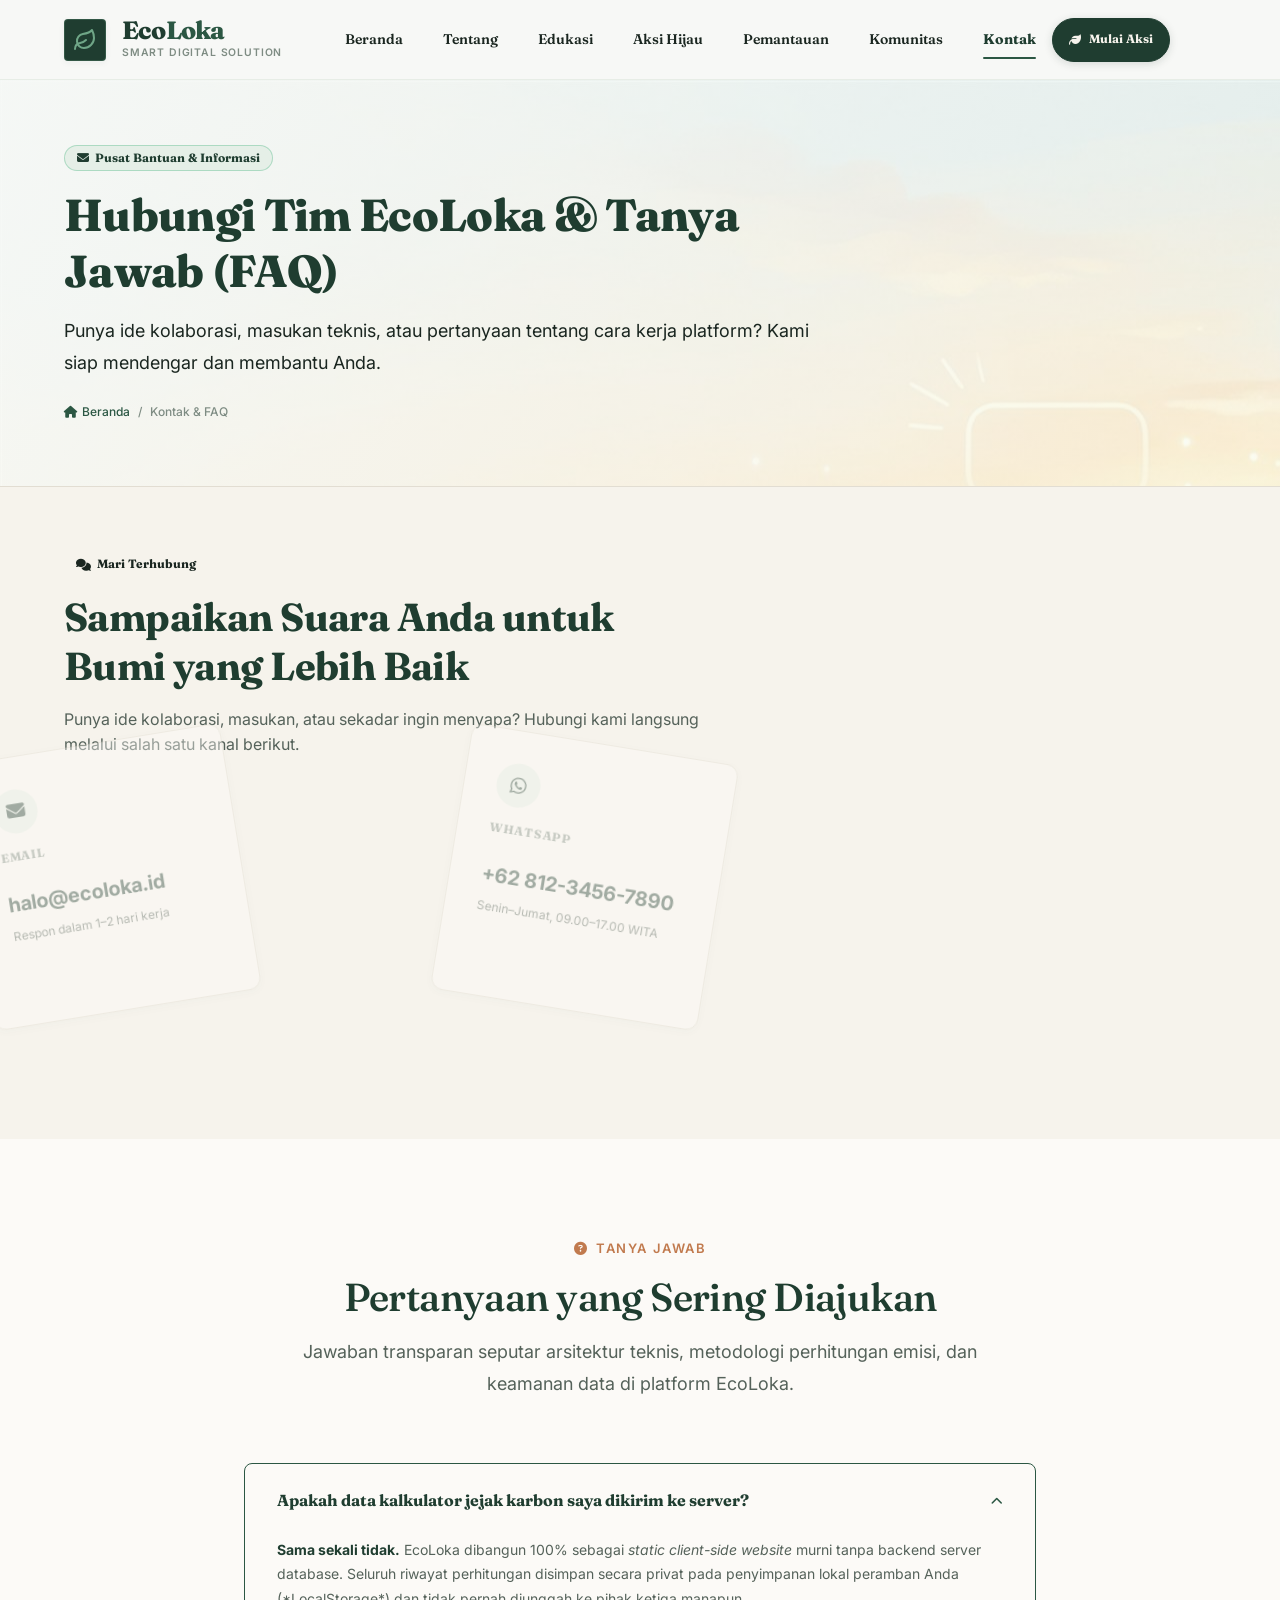
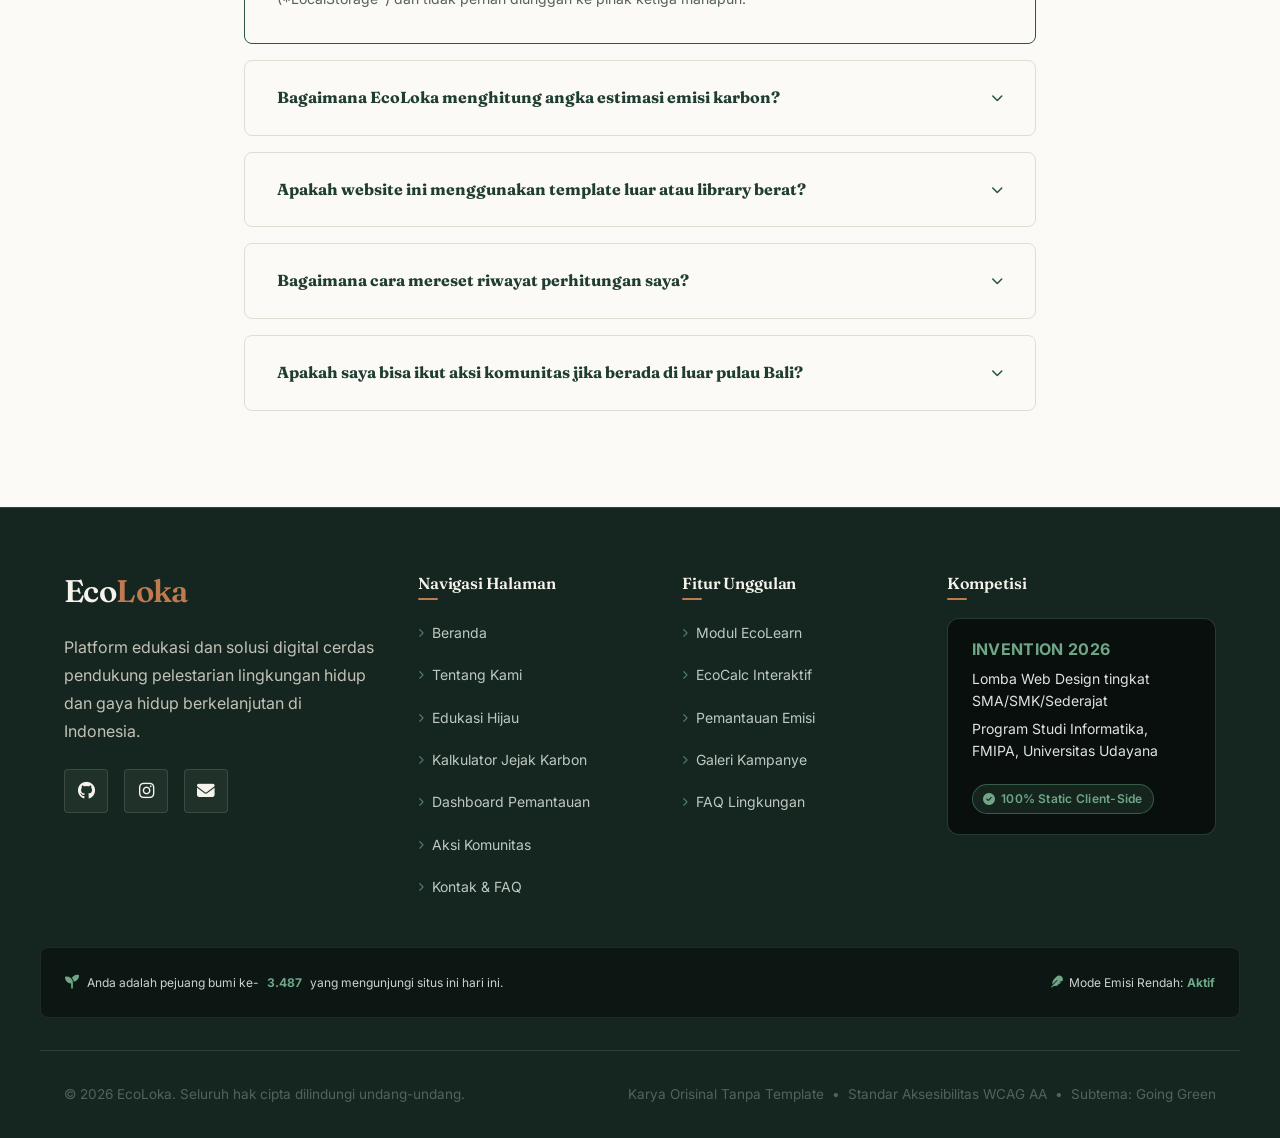
<file: kontak.html>
<!DOCTYPE html>
<html lang="id">
<head>
  <meta charset="UTF-8">
  <meta name="viewport" content="width=device-width, initial-scale=1.0">
  
  <title>EcoLoka</title>
  <meta name="description" content="Kirim pesan saran, pertanyaan, atau ajakan kolaborasi aksi lingkungan kepada tim EcoLoka. Temukan jawaban cepat di bagian Tanya Jawab (FAQ).">
  <meta name="author" content="Tim Pengembang EcoLoka">
  <meta name="theme-color" content="#1B4332">

  <!-- Open Graph / Facebook / WhatsApp -->
  <meta property="og:type" content="website">
  <meta property="og:url" content="https://ecoloka.id/kontak.html">
  <meta property="og:title" content="Hubungi Kami & FAQ — EcoLoka">
  <meta property="og:description" content="Kirim pesan saran, pertanyaan, atau ajakan kolaborasi aksi lingkungan kepada tim EcoLoka.">
  <meta property="og:image" content="assets/img/hero_nature_tech.jpg">

  <!-- Twitter Meta Cards -->
  <meta name="twitter:card" content="summary_large_image">
  <meta name="twitter:title" content="Hubungi Kami & FAQ — EcoLoka">
  <meta name="twitter:description" content="Pusat informasi, kontak pengembang, dan tanya jawab seputar inisiatif keberlanjutan EcoLoka.">
  <meta name="twitter:image" content="assets/img/hero_nature_tech.jpg">

  <!-- Favicon SVG Inline -->
  <link rel="icon" type="image/svg+xml" href="data:image/svg+xml,<svg xmlns='http://www.w3.org/2000/svg' viewBox='0 0 24 24' fill='%232D6A4F'><path d='M17 8C8 10 5.9 16.17 3.82 21.34L5.71 22l1-2.3A4.49 4.49 0 0 0 8 20C19 20 22 3 22 3c-1 2-8 2.25-13 3.25S2 11.5 2 13.5s1.75 3.75 1.75 3.75C7 8 17 8 17 8z'/></svg>">

  <!-- Google Fonts: Fraunces (Editorial Headings), Inter, Plus Jakarta Sans -->
  <link rel="preconnect" href="https://fonts.googleapis.com">
  <link rel="preconnect" href="https://fonts.gstatic.com" crossorigin>
  <link href="https://fonts.googleapis.com/css2?family=Fraunces:opsz,wght@9..144,300..700&family=Inter:wght@400;500;600;700&family=Plus+Jakarta+Sans:wght@500;600;700;800&display=swap" rel="stylesheet">
  <link rel="stylesheet" href="https://cdnjs.cloudflare.com/ajax/libs/font-awesome/6.5.1/css/all.min.css" integrity="sha512-DTOQO9RWCH3ppGqcWaEA1BIZOC6xxalwEsw9c2QQeAIftl+Vegovlnee1c9QX4TctnWMn13TZye+giMm8e2LwA==" crossorigin="anonymous" referrerpolicy="no-referrer">

  <!-- Cascading Style Sheets -->
  <link rel="stylesheet" href="assets/css/variables.css">
  <link rel="stylesheet" href="assets/css/base.css">
  <link rel="stylesheet" href="assets/css/layout.css">
  <link rel="stylesheet" href="assets/css/components.css">
  <link rel="stylesheet" href="assets/css/utilities.css">
</head>
<body>

  <a href="#main-content" class="skip-link">Menuju ke Konten Utama</a>

  <!-- ========================================================================
       HEADER & NAVIGASI
       ======================================================================== -->
  <header class="header" id="site-header">
    <div class="container navbar">
      <a href="index.html" class="navbar__brand" aria-label="EcoLoka Beranda">
        <div class="navbar__logo-icon" aria-hidden="true">
          <svg width="24" height="24" viewBox="0 0 24 24" fill="none" stroke="currentColor" stroke-width="2" stroke-linecap="round" stroke-linejoin="round">
            <path d="M11 20A7 7 0 0 1 9.8 6.1C15.5 5 17 4.48 19 2c1 2 2 4.18 2 8 0 5.5-4.78 10-10 10Z"/>
            <path d="M2 21c0-3 1.85-5.36 5.08-6C9.5 14.52 12 13 13 12"/>
          </svg>
        </div>
        <div class="navbar__brand-text">
          <span class="navbar__title">Eco<span>Loka</span></span>
          <span class="navbar__subtitle">Smart Digital Solution</span>
        </div>
      </a>

      <button class="navbar__toggle" id="navbar-toggle" aria-expanded="false" aria-controls="navbar-menu" aria-label="Buka navigasi menu">
        <span class="navbar__toggle-line"></span>
        <span class="navbar__toggle-line"></span>
        <span class="navbar__toggle-line"></span>
      </button>

      <nav class="navbar__nav" id="navbar-menu" aria-label="Navigasi Utama Situs">
        <ul class="navbar__list">
          <li class="navbar__item">
            <a href="index.html" class="navbar__link">Beranda</a>
          </li>
          <li class="navbar__item">
            <a href="tentang.html" class="navbar__link">Tentang</a>
          </li>
          <li class="navbar__item">
            <a href="edukasi.html" class="navbar__link">Edukasi</a>
          </li>
          <li class="navbar__item">
            <a href="aksi-hijau.html" class="navbar__link">Aksi Hijau</a>
          </li>
          <li class="navbar__item">
            <a href="pemantauan.html" class="navbar__link">Pemantauan</a>
          </li>
          <li class="navbar__item">
            <a href="komunitas.html" class="navbar__link">Komunitas</a>
          </li>
          <li class="navbar__item">
            <a href="kontak.html" class="navbar__link is-active">Kontak</a>
          </li>
        </ul>

        <div class="navbar__actions">
          <a href="aksi-hijau.html" class="btn btn--primary btn--sm">
            <i class="fa-solid fa-leaf" aria-hidden="true"></i>
            <span>Mulai Aksi</span>
          </a>
        </div>
      </nav>

      <div class="navbar__overlay" id="navbar-overlay" aria-hidden="true"></div>
    </div>
  </header>

  <!-- ========================================================================
       KONTEN UTAMA
       ======================================================================== -->
  <main class="main-content" id="main-content">

    <!-- Page Hero Sub-Halaman & Breadcrumb -->
    <section class="hero hero--kontak page-hero">
      <div class="container">
        <div class="page-hero__content">
          <div class="page-hero__badge">
            <span class="badge badge--sprout">
              <i class="fa-solid fa-envelope"></i> Pusat Bantuan & Informasi
            </span>
          </div>
          <h1 class="page-hero__title">Hubungi Tim EcoLoka & Tanya Jawab (FAQ)</h1>
          <p class="page-hero__desc">
            Punya ide kolaborasi, masukan teknis, atau pertanyaan tentang cara kerja platform? Kami siap mendengar dan membantu Anda.
          </p>
          <nav class="breadcrumb" aria-label="Jejak navigasi">
            <a href="index.html" class="breadcrumb__link"><i class="fa-solid fa-house"></i> Beranda</a>
            <span class="breadcrumb__separator">/</span>
            <span class="breadcrumb__current">Kontak & FAQ</span>
          </nav>
        </div>
      </div>
    </section>

    <!-- Section 1: Saluran Informasi & Kartu Kontak Langsung -->
    <section class="section section-info-kontak" id="infoKontak">
      <div class="container">
        
        <div class="info-kontak__header">
          <span class="badge badge--soft">
            <i class="fa-solid fa-comments"></i> Mari Terhubung
          </span>
          <h2 class="info-kontak__heading">Sampaikan Suara Anda untuk Bumi yang Lebih Baik</h2>
          <p class="info-kontak__desc">
            Punya ide kolaborasi, masukan, atau sekadar ingin menyapa? Hubungi kami langsung melalui salah satu kanal berikut.
          </p>
        </div>

        <div class="info-kontak__grid" id="kontakGrid">

          <article class="kontak-card" data-arah="kiri-atas">
            <span class="kontak-card__icon" aria-hidden="true">
              <i class="fa-solid fa-envelope"></i>
            </span>
            <h3 class="kontak-card__label">Email</h3>
            <a href="mailto:halo@ecoloka.id" class="kontak-card__value">halo@ecoloka.id</a>
            <p class="kontak-card__ket">Respon dalam 1–2 hari kerja</p>
          </article>

          <article class="kontak-card" data-arah="kanan-atas">
            <span class="kontak-card__icon" aria-hidden="true">
              <i class="fa-brands fa-whatsapp"></i>
            </span>
            <h3 class="kontak-card__label">WhatsApp</h3>
            <a href="https://wa.me/6281234567890" class="kontak-card__value" target="_blank" rel="noopener noreferrer">+62 812-3456-7890</a>
            <p class="kontak-card__ket">Senin–Jumat, 09.00–17.00 WITA</p>
          </article>

          <article class="kontak-card" data-arah="kiri-bawah">
            <span class="kontak-card__icon" aria-hidden="true">
              <i class="fa-brands fa-instagram"></i>
            </span>
            <h3 class="kontak-card__label">Instagram</h3>
            <a href="https://instagram.com/ecoloka.id" class="kontak-card__value" target="_blank" rel="noopener noreferrer">@ecoloka.id</a>
            <p class="kontak-card__ket">Update kegiatan &amp; konten edukasi harian</p>
          </article>

          <article class="kontak-card" data-arah="kanan-bawah">
            <span class="kontak-card__icon" aria-hidden="true">
              <i class="fa-solid fa-location-dot"></i>
            </span>
            <h3 class="kontak-card__label">Basis Operasional</h3>
            <span class="kontak-card__value">Denpasar, Bali — Indonesia</span>
            <p class="kontak-card__ket">Layanan digital, dapat diakses dari mana saja</p>
          </article>

        </div>

      </div>
    </section>

    <!-- Section 2: Accordion FAQ (Pertanyaan Umum) -->
    <section class="section section--lg u-bg-white" id="faq">
      <div class="container container--narrow">
        
        <header class="section__header">
          <span class="section__tagline"><i class="fa-solid fa-circle-question"></i> Tanya Jawab</span>
          <h2 class="section__title">Pertanyaan yang Sering Diajukan</h2>
          <p class="section__subtitle">
            Jawaban transparan seputar arsitektur teknis, metodologi perhitungan emisi, dan keamanan data di platform EcoLoka.
          </p>
        </header>

        <div class="accordion" role="region" aria-label="Daftar FAQ">
          
          <div class="accordion__item is-open">
            <button class="accordion__trigger" aria-expanded="true">
              <span>Apakah data kalkulator jejak karbon saya dikirim ke server?</span>
              <i class="fa-solid fa-chevron-down accordion__icon" aria-hidden="true"></i>
            </button>
            <div class="accordion__panel">
              <p>
                <strong>Sama sekali tidak.</strong> EcoLoka dibangun 100% sebagai <em>static client-side website</em> murni tanpa backend server database. Seluruh riwayat perhitungan disimpan secara privat pada penyimpanan lokal peramban Anda (*LocalStorage*) dan tidak pernah diunggah ke pihak ketiga manapun.
              </p>
            </div>
          </div>

          <div class="accordion__item">
            <button class="accordion__trigger" aria-expanded="false">
              <span>Bagaimana EcoLoka menghitung angka estimasi emisi karbon?</span>
              <i class="fa-solid fa-chevron-down accordion__icon" aria-hidden="true"></i>
            </button>
            <div class="accordion__panel">
              <p>
                Perhitungan kami mengacu pada standar faktor emisi rata-rata di Indonesia yang dipublikasikan oleh Kementerian ESDM, KLHK, dan panduan IPCC. Parameter mencakup emisi bensin per kilometer transportasi harian, intensitas karbon jaringan listrik PLN per kWh, serta perkiraan jejak metana dari siklus konsumsi pangan.
              </p>
            </div>
          </div>

          <div class="accordion__item">
            <button class="accordion__trigger" aria-expanded="false">
              <span>Apakah website ini menggunakan template luar atau library berat?</span>
              <i class="fa-solid fa-chevron-down accordion__icon" aria-hidden="true"></i>
            </button>
            <div class="accordion__panel">
              <p>
                EcoLoka dibangun <strong>100% orisinal dari nol</strong> tanpa template siap pakai. Seluruh gaya CSS disusun dengan arsitektur modular BEM, dan interaktivitasnya murni menggunakan Vanilla JavaScript modern (ES6+) guna mematuhi secara radikal syarat ketat perlombaan Web Design INVENTION 2026.
              </p>
            </div>
          </div>

          <div class="accordion__item">
            <button class="accordion__trigger" aria-expanded="false">
              <span>Bagaimana cara mereset riwayat perhitungan saya?</span>
              <i class="fa-solid fa-chevron-down accordion__icon" aria-hidden="true"></i>
            </button>
            <div class="accordion__panel">
              <p>
                Anda dapat mengunjungi halaman <a href="pemantauan.html" class="u-text-leaf"><strong>Dashboard Pemantauan</strong></a> lalu menekan tombol berwarna merah bertuliskan <em>"Hapus Riwayat"</em>, atau Anda dapat menekan tombol <em>"Hitung Ulang"</em> di halaman Kalkulator Aksi Hijau kapan saja.
              </p>
            </div>
          </div>

          <div class="accordion__item">
            <button class="accordion__trigger" aria-expanded="false">
              <span>Apakah saya bisa ikut aksi komunitas jika berada di luar pulau Bali?</span>
              <i class="fa-solid fa-chevron-down accordion__icon" aria-hidden="true"></i>
            </button>
            <div class="accordion__panel">
              <p>
                Bisa! Sebagian besar kampanye kami seperti <em>Kompetisi Bank Sampah Digital Antar Sekolah</em> dan <em>Tantangan Sepekan Bebas Polusi</em> dirancang dalam format hybrid/online yang dapat diikuti oleh pelajar dan generasi muda dari seluruh penjuru Indonesia.
              </p>
            </div>
          </div>

        </div>

      </div>
    </section>

  </main>

  <!-- ========================================================================
       FOOTER (STANDAR TERPADU ECOLOKA)
       ======================================================================== -->
  <footer class="footer">
    <div class="footer__grid">
      <!-- Kolom 1: Brand -->
      <div class="footer__brand">
        <p class="footer__logo">Eco<span>Loka</span></p>
        <p class="footer__tagline">
          Platform edukasi dan solusi digital cerdas pendukung pelestarian lingkungan hidup dan gaya hidup berkelanjutan di Indonesia.
        </p>
        <div class="footer__sosial">
          <a href="https://github.com" target="_blank" rel="noopener noreferrer" class="footer__ikon-sosial" aria-label="GitHub Repository">
            <i class="fa-brands fa-github" aria-hidden="true"></i>
          </a>
          <a href="https://instagram.com" target="_blank" rel="noopener noreferrer" class="footer__ikon-sosial" aria-label="Instagram Resmi">
            <i class="fa-brands fa-instagram" aria-hidden="true"></i>
          </a>
          <a href="mailto:ecoloka.invention@example.com" class="footer__ikon-sosial" aria-label="Email Kontak">
            <i class="fa-solid fa-envelope" aria-hidden="true"></i>
          </a>
        </div>
      </div>

      <!-- Kolom 2: Navigasi Halaman -->
      <nav class="footer__kolom" aria-label="Navigasi halaman footer">
        <h3 class="footer__judul-kolom">Navigasi Halaman</h3>
        <ul class="footer__daftar-tautan">
          <li><a href="index.html">Beranda</a></li>
          <li><a href="tentang.html">Tentang Kami</a></li>
          <li><a href="edukasi.html">Edukasi Hijau</a></li>
          <li><a href="aksi-hijau.html#kalkulator">Kalkulator Jejak Karbon</a></li>
          <li><a href="pemantauan.html">Dashboard Pemantauan</a></li>
          <li><a href="komunitas.html">Aksi Komunitas</a></li>
          <li><a href="kontak.html">Kontak &amp; FAQ</a></li>
        </ul>
      </nav>

      <!-- Kolom 3: Fitur Unggulan -->
      <nav class="footer__kolom" aria-label="Fitur unggulan footer">
        <h3 class="footer__judul-kolom">Fitur Unggulan</h3>
        <ul class="footer__daftar-tautan">
          <li><a href="edukasi.html#modul">Modul EcoLearn</a></li>
          <li><a href="aksi-hijau.html#kalkulator">EcoCalc Interaktif</a></li>
          <li><a href="pemantauan.html#emisi">Pemantauan Emisi</a></li>
          <li><a href="komunitas.html#galeri">Galeri Kampanye</a></li>
          <li><a href="kontak.html#faq">FAQ Lingkungan</a></li>
        </ul>
      </nav>

      <!-- Kolom 4: Kompetisi -->
      <div class="footer__kolom">
        <h3 class="footer__judul-kolom">Kompetisi</h3>
        <div class="footer__kartu-kompetisi">
          <p class="footer__kompetisi-judul">INVENTION 2026</p>
          <p class="footer__kompetisi-detail">
            Lomba Web Design tingkat SMA/SMK/Sederajat
          </p>
          <p class="footer__kompetisi-detail">
            Program Studi Informatika, FMIPA, Universitas Udayana
          </p>
          <span class="footer__badge">
            <i class="fa-solid fa-circle-check" aria-hidden="true"></i>
            100% Static Client-Side
          </span>
        </div>
      </div>
    </div>

    <div class="footer__bar-status">
      <p class="footer__pesan-pejuang">
        <i class="fa-solid fa-seedling footer__ikon-daun" aria-hidden="true"></i>
        Anda adalah pejuang bumi ke-<span id="counterPejuang">3.482</span> yang mengunjungi situs ini hari ini.
      </p>
      <p class="footer__mode-emisi">
        <i class="fa-solid fa-feather" aria-hidden="true" style="margin-right: 6px; color: var(--color-accent-sprout);"></i>
        Mode Emisi Rendah: <strong>Aktif</strong>
      </p>
    </div>

    <div class="footer__bawah">
      <p>&copy; <span id="current-year">2026</span> EcoLoka. Seluruh hak cipta dilindungi undang-undang.</p>
      <p class="footer__label-kepatuhan">
        <span>Karya Orisinal Tanpa Template</span>
        <span aria-hidden="true">&bull;</span>
        <span>Standar Aksesibilitas WCAG AA</span>
        <span aria-hidden="true">&bull;</span>
        <span>Subtema: Going Green</span>
      </p>
    </div>
  </footer>

  <script src="assets/js/scroll-utils.js"></script>
  <script src="assets/js/main.js"></script>
  <script src="assets/js/kontak.js"></script>
  <script src="assets/js/animasi-kartu-terbang-kontak.js" defer></script>
</body>
</html>
</file>
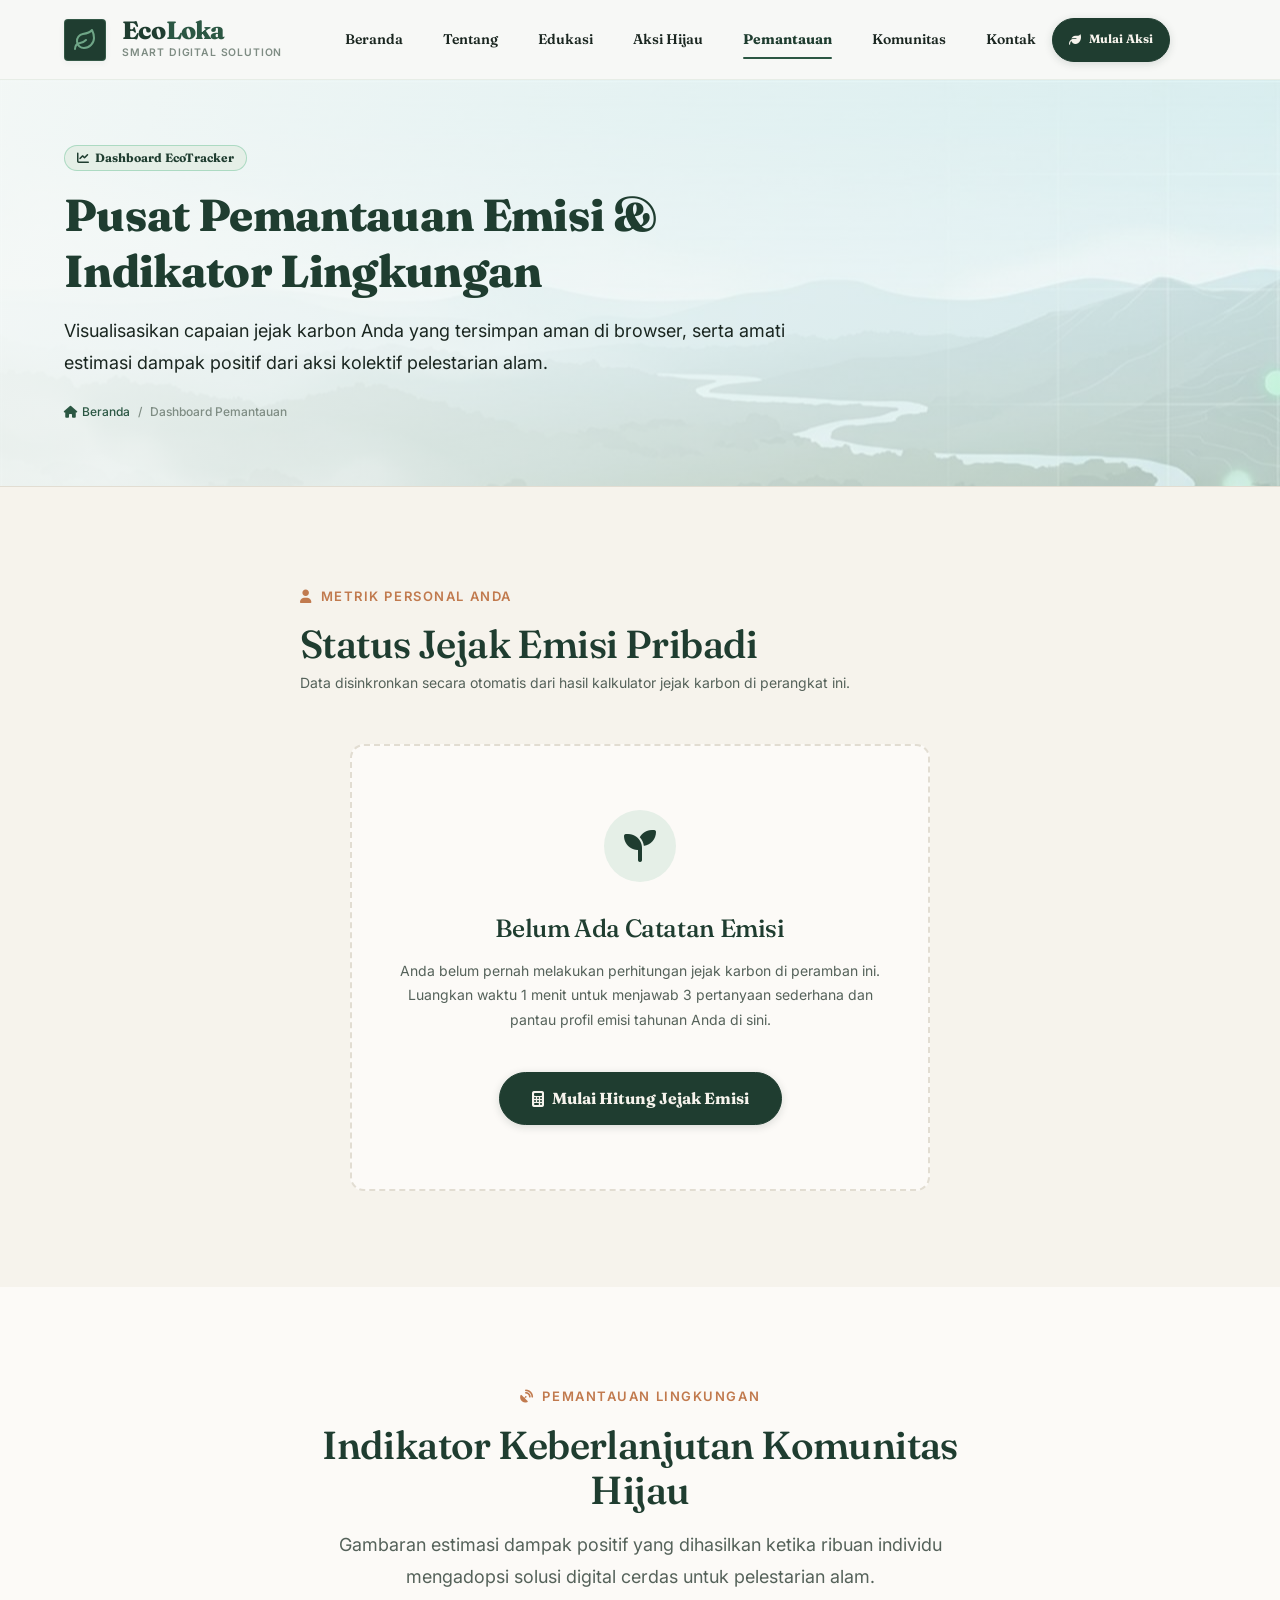
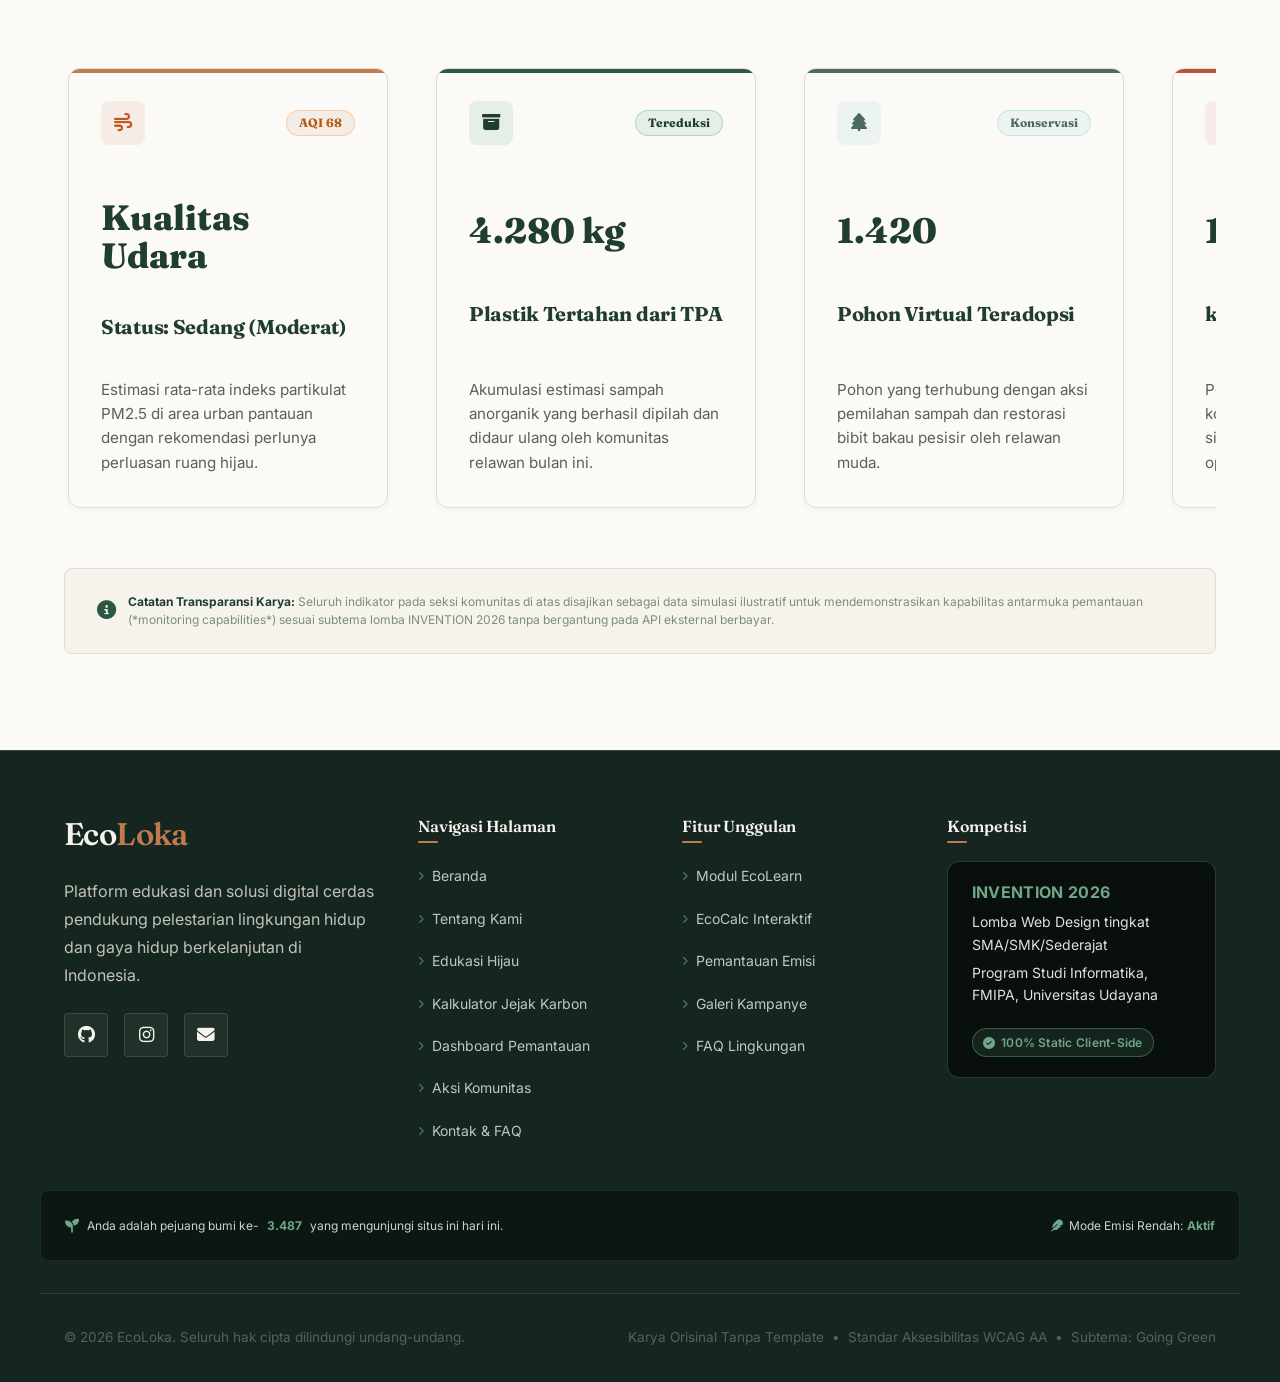
<file: pemantauan.html>
<!DOCTYPE html>
<html lang="id">
<head>
  <meta charset="UTF-8">
  <meta name="viewport" content="width=device-width, initial-scale=1.0">
  
  <title>EcoLoka</title>
  <meta name="description" content="Pantau riwayat perhitungan jejak karbon mandiri Anda dan amati indikator simulatif keberlanjutan lingkungan komunitas secara transparan dan terukur.">
  <meta name="author" content="Tim Pengembang EcoLoka">
  <meta name="theme-color" content="#1B4332">

  <!-- Open Graph / Facebook / WhatsApp -->
  <meta property="og:type" content="website">
  <meta property="og:url" content="https://ecoloka.id/pemantauan.html">
  <meta property="og:title" content="Dashboard Pemantauan Lingkungan — EcoLoka">
  <meta property="og:description" content="Pantau riwayat perhitungan jejak karbon mandiri Anda dan amati indikator simulatif keberlanjutan lingkungan.">
  <meta property="og:image" content="assets/img/hero_nature_tech.jpg">

  <!-- Twitter Meta Cards -->
  <meta name="twitter:card" content="summary_large_image">
  <meta name="twitter:title" content="Dashboard Pemantauan Lingkungan — EcoLoka">
  <meta name="twitter:description" content="Pantau riwayat perhitungan jejak karbon mandiri Anda dan unduh sertifikat aksi hijau.">
  <meta name="twitter:image" content="assets/img/hero_nature_tech.jpg">

  <!-- Favicon SVG Inline -->
  <link rel="icon" type="image/svg+xml" href="data:image/svg+xml,<svg xmlns='http://www.w3.org/2000/svg' viewBox='0 0 24 24' fill='%232D6A4F'><path d='M17 8C8 10 5.9 16.17 3.82 21.34L5.71 22l1-2.3A4.49 4.49 0 0 0 8 20C19 20 22 3 22 3c-1 2-8 2.25-13 3.25S2 11.5 2 13.5s1.75 3.75 1.75 3.75C7 8 17 8 17 8z'/></svg>">

  <!-- Google Fonts: Fraunces (Editorial Headings), Inter, Plus Jakarta Sans -->
  <link rel="preconnect" href="https://fonts.googleapis.com">
  <link rel="preconnect" href="https://fonts.gstatic.com" crossorigin>
  <link href="https://fonts.googleapis.com/css2?family=Fraunces:opsz,wght@9..144,300..700&family=Inter:wght@400;500;600;700&family=Plus+Jakarta+Sans:wght@500;600;700;800&display=swap" rel="stylesheet">
  <link rel="stylesheet" href="https://cdnjs.cloudflare.com/ajax/libs/font-awesome/6.5.1/css/all.min.css" integrity="sha512-DTOQO9RWCH3ppGqcWaEA1BIZOC6xxalwEsw9c2QQeAIftl+Vegovlnee1c9QX4TctnWMn13TZye+giMm8e2LwA==" crossorigin="anonymous" referrerpolicy="no-referrer">

  <!-- Cascading Style Sheets -->
  <link rel="stylesheet" href="assets/css/variables.css">
  <link rel="stylesheet" href="assets/css/base.css">
  <link rel="stylesheet" href="assets/css/layout.css">
  <link rel="stylesheet" href="assets/css/components.css">
  <link rel="stylesheet" href="assets/css/utilities.css">
  <link rel="stylesheet" href="assets/css/marquee-indikator.css">
</head>
<body>

  <a href="#main-content" class="skip-link">Menuju ke Konten Utama</a>

  <!-- ========================================================================
       HEADER & NAVIGASI
       ======================================================================== -->
  <header class="header" id="site-header">
    <div class="container navbar">
      <a href="index.html" class="navbar__brand" aria-label="EcoLoka Beranda">
        <div class="navbar__logo-icon" aria-hidden="true">
          <svg width="24" height="24" viewBox="0 0 24 24" fill="none" stroke="currentColor" stroke-width="2" stroke-linecap="round" stroke-linejoin="round">
            <path d="M11 20A7 7 0 0 1 9.8 6.1C15.5 5 17 4.48 19 2c1 2 2 4.18 2 8 0 5.5-4.78 10-10 10Z"/>
            <path d="M2 21c0-3 1.85-5.36 5.08-6C9.5 14.52 12 13 13 12"/>
          </svg>
        </div>
        <div class="navbar__brand-text">
          <span class="navbar__title">Eco<span>Loka</span></span>
          <span class="navbar__subtitle">Smart Digital Solution</span>
        </div>
      </a>

      <button class="navbar__toggle" id="navbar-toggle" aria-expanded="false" aria-controls="navbar-menu" aria-label="Buka navigasi menu">
        <span class="navbar__toggle-line"></span>
        <span class="navbar__toggle-line"></span>
        <span class="navbar__toggle-line"></span>
      </button>

      <nav class="navbar__nav" id="navbar-menu" aria-label="Navigasi Utama Situs">
        <ul class="navbar__list">
          <li class="navbar__item">
            <a href="index.html" class="navbar__link">Beranda</a>
          </li>
          <li class="navbar__item">
            <a href="tentang.html" class="navbar__link">Tentang</a>
          </li>
          <li class="navbar__item">
            <a href="edukasi.html" class="navbar__link">Edukasi</a>
          </li>
          <li class="navbar__item">
            <a href="aksi-hijau.html" class="navbar__link">Aksi Hijau</a>
          </li>
          <li class="navbar__item">
            <a href="pemantauan.html" class="navbar__link is-active">Pemantauan</a>
          </li>
          <li class="navbar__item">
            <a href="komunitas.html" class="navbar__link">Komunitas</a>
          </li>
          <li class="navbar__item">
            <a href="kontak.html" class="navbar__link">Kontak</a>
          </li>
        </ul>

        <div class="navbar__actions">
          <a href="aksi-hijau.html" class="btn btn--primary btn--sm">
            <i class="fa-solid fa-leaf" aria-hidden="true"></i>
            <span>Mulai Aksi</span>
          </a>
        </div>
      </nav>

      <div class="navbar__overlay" id="navbar-overlay" aria-hidden="true"></div>
    </div>
  </header>

  <!-- ========================================================================
       KONTEN UTAMA
       ======================================================================== -->
  <main class="main-content" id="main-content">

    <!-- Page Hero Sub-Halaman & Breadcrumb -->
    <section class="hero hero--pemantauan page-hero">
      <div class="container">
        <div class="page-hero__content">
          <div class="page-hero__badge">
            <span class="badge badge--sprout">
              <i class="fa-solid fa-chart-line"></i> Dashboard EcoTracker
            </span>
          </div>
          <h1 class="page-hero__title">Pusat Pemantauan Emisi & Indikator Lingkungan</h1>
          <p class="page-hero__desc">
            Visualisasikan capaian jejak karbon Anda yang tersimpan aman di browser, serta amati estimasi dampak positif dari aksi kolektif pelestarian alam.
          </p>
          <nav class="breadcrumb" aria-label="Jejak navigasi">
            <a href="index.html" class="breadcrumb__link"><i class="fa-solid fa-house"></i> Beranda</a>
            <span class="breadcrumb__separator">/</span>
            <span class="breadcrumb__current">Dashboard Pemantauan</span>
          </nav>
        </div>
      </div>
    </section>

    <!-- Section 1: Riwayat Jejak Karbon Personal (LocalStorage) -->
    <section class="section section--lg" id="emisi">
      <div class="container">
        
        <header class="section__header" style="text-align: left; margin-bottom: var(--space-6);">
          <span class="section__tagline"><i class="fa-solid fa-user"></i> Metrik Personal Anda</span>
          <h2 class="section__title" style="margin-bottom: 4px;">Status Jejak Emisi Pribadi</h2>
          <p class="section__subtitle" style="font-size: var(--font-size-sm); margin: 0;">Data disinkronkan secara otomatis dari hasil kalkulator jejak karbon di perangkat ini.</p>
        </header>

        <!-- Empty State (Jika Pengguna Belum Pernah Mengisi Kalkulator) -->
        <div id="dashboard-empty-state" class="empty-state" style="display: none;">
          <div class="empty-state__icon-box">
            <i class="fa-solid fa-seedling"></i>
          </div>
          <h3 class="empty-state__title">Belum Ada Catatan Emisi</h3>
          <p class="empty-state__desc">
            Anda belum pernah melakukan perhitungan jejak karbon di peramban ini. Luangkan waktu 1 menit untuk menjawab 3 pertanyaan sederhana dan pantau profil emisi tahunan Anda di sini.
          </p>
          <a href="aksi-hijau.html" class="btn btn--primary btn--lg">
            <i class="fa-solid fa-calculator"></i>
            <span>Mulai Hitung Jejak Emisi</span>
          </a>
        </div>

        <!-- Dashboard User Results (Ditampilkan jika LocalStorage Ada Data) -->
        <div id="dashboard-user-results" style="display: none;">
          
          <div class="grid grid--2-col" style="gap: var(--space-6); align-items: stretch; margin-bottom: var(--space-6);">
            
            <!-- Kartu Ringkasan Hasil Personal -->
            <div class="card" style="display: flex; flex-direction: column; justify-content: space-between;">
              <div>
                <div style="display: flex; justify-content: space-between; align-items: center; margin-bottom: var(--space-3);">
                  <span class="badge badge--sprout"><i class="fa-solid fa-check"></i> Riwayat Tersimpan</span>
                  <small id="dash-user-date" style="color: var(--color-neutral-soil-muted);"></small>
                </div>

                <div style="margin-bottom: var(--space-4);">
                  <span style="font-size: var(--font-size-xs); text-transform: uppercase; color: var(--color-neutral-soil-muted); letter-spacing: 0.05em;">Estimasi Jejak Karbon Anda</span>
                  <div style="display: flex; align-items: baseline; gap: 8px; margin: 6px 0;">
                    <span id="dash-user-number" style="font-family: var(--font-family-display); font-size: clamp(2.4rem, 4vw, 3.2rem); font-weight: 800; color: var(--color-primary-forest); line-height: 1;">0</span>
                    <span style="font-size: var(--font-size-sm); color: var(--color-neutral-soil-muted); font-weight: 600;">kg CO₂e / thn</span>
                  </div>
                  <div id="dash-user-tier" class="badge badge--sun" style="font-size: 0.8rem; padding: 4px 14px;">Sedang</div>
                </div>

                <!-- Rincian Breakdown Sumber Emisi -->
                <div style="background-color: var(--color-neutral-stone-light); border-radius: var(--radius-md); padding: var(--space-3); margin-top: var(--space-3);">
                  <h4 style="font-size: var(--font-size-xs); text-transform: uppercase; color: var(--color-primary-forest); margin-bottom: 8px;">Rincian Berdasarkan Kategori:</h4>
                  <ul style="font-size: var(--font-size-xs); display: flex; flex-direction: column; gap: 6px; color: var(--color-neutral-soil);">
                    <li style="display: flex; justify-content: space-between;">
                      <span><i class="fa-solid fa-car u-text-leaf"></i> Transportasi:</span>
                      <strong id="breakdown-trans">-</strong>
                    </li>
                    <li style="display: flex; justify-content: space-between;">
                      <span><i class="fa-solid fa-bolt u-text-sun"></i> Energi Rumah:</span>
                      <strong id="breakdown-energy">-</strong>
                    </li>
                    <li style="display: flex; justify-content: space-between;">
                      <span><i class="fa-solid fa-utensils u-text-forest"></i> Konsumsi & Sampah:</span>
                      <strong id="breakdown-food">-</strong>
                    </li>
                  </ul>
                </div>
              </div>

              <!-- Tombol Aksi Riwayat -->
              <div style="display: flex; gap: var(--space-2); margin-top: var(--space-4); border-top: 1px dashed var(--color-neutral-stone); padding-top: var(--space-3); flex-wrap: wrap;">
                <button type="button" id="btn-open-cert-dash" class="btn btn--accent btn--sm">
                  <i class="fa-solid fa-award"></i>
                  <span>Unduh Sertifikat Aksi</span>
                </button>
                <a href="aksi-hijau.html" class="btn btn--outline btn--sm">
                  <i class="fa-solid fa-rotate-left"></i>
                  <span>Hitung Ulang</span>
                </a>
                <button type="button" id="btn-reset-history" class="btn btn--secondary btn--sm" style="color: var(--color-alert-warning); border-color: var(--color-neutral-stone);">
                  <i class="fa-solid fa-trash"></i>
                  <span>Hapus Riwayat</span>
                </button>
              </div>
            </div>

            <!-- Kartu Grafik Pembanding Emisi (Custom SVG/CSS Bar Chart) -->
            <div class="chart-card">
              <div style="display: flex; align-items: center; justify-content: space-between; margin-bottom: var(--space-3);">
                <h3 style="font-size: var(--font-size-base); color: var(--color-primary-forest); margin: 0;">Perbandingan dengan Standar Acuan</h3>
                <span class="badge badge--sky" style="font-size: 0.7rem;">Basis 4.000 kg</span>
              </div>
              <p style="font-size: var(--font-size-xs); color: var(--color-neutral-soil-light); margin-bottom: var(--space-4);">
                Bagan komparasi emisi pribadi Anda terhadap rata-rata nasional perkotaan dan batas target iklim global:
              </p>

              <!-- Bar 1: Jejak Anda -->
              <div class="chart-bar-row">
                <div class="chart-bar-header">
                  <span>Jejak Emisi Anda</span>
                  <span id="bar-val-user" class="u-text-leaf">0 kg CO₂/thn</span>
                </div>
                <div class="chart-bar-track">
                  <div id="bar-fill-user" class="chart-bar-fill chart-bar-fill--user" style="width: 0%;"></div>
                </div>
              </div>

              <!-- Bar 2: Rata-rata Indonesia -->
              <div class="chart-bar-row">
                <div class="chart-bar-header">
                  <span>Rata-rata Nasional (Perkotaan)</span>
                  <span style="color: #C05621;">2.300 kg CO₂/thn</span>
                </div>
                <div class="chart-bar-track">
                  <div id="bar-fill-national" class="chart-bar-fill chart-bar-fill--national" style="width: 0%;"></div>
                </div>
                <small style="font-size: 0.7rem; color: var(--color-neutral-soil-muted);">Sumber: Estimasi Neraca Emisi ESDM & KLHK RI</small>
              </div>

              <!-- Bar 3: Target Paris Agreement -->
              <div class="chart-bar-row" style="margin-top: var(--space-3);">
                <div class="chart-bar-header">
                  <span>Target Ambang Aman Global (Batas 1.5°C)</span>
                  <span class="u-text-sky">1.500 kg CO₂/thn</span>
                </div>
                <div class="chart-bar-track">
                  <div id="bar-fill-target" class="chart-bar-fill chart-bar-fill--target" style="width: 0%;"></div>
                </div>
                <small style="font-size: 0.7rem; color: var(--color-neutral-soil-muted);">Sumber: Rekomendasi IPCC untuk batas aman kenaikan suhu bumi</small>
              </div>
            </div>

          </div>

        </div>

      </div>
    </section>

    <!-- Section 2: Indikator Lingkungan Kolektif (Simulatif / Demonstratif) -->
    <section class="section section--lg u-bg-white">
      <div class="container">
        
        <header class="section__header">
          <span class="section__tagline"><i class="fa-solid fa-satellite-dish"></i> Pemantauan Lingkungan</span>
          <h2 class="section__title">Indikator Keberlanjutan Komunitas Hijau</h2>
          <p class="section__subtitle">
            Gambaran estimasi dampak positif yang dihasilkan ketika ribuan individu mengadopsi solusi digital cerdas untuk pelestarian alam.
          </p>
        </header>

        <div class="grid grid--4-col" id="indikatorGrid" style="margin-bottom: var(--space-6);">
          
          <div class="stat-card stat-card--smart">
            <div class="stat-card__top">
              <div class="stat-card__icon stat-card__icon--smart"><i class="fa-solid fa-wind"></i></div>
              <span class="badge badge--sun">AQI 68</span>
            </div>
            <div class="stat-card__number" style="font-size: 2.2rem;">Kualitas Udara</div>
            <h3 class="stat-card__title">Status: Sedang (Moderat)</h3>
            <p class="stat-card__desc">Estimasi rata-rata indeks partikulat PM2.5 di area urban pantauan dengan rekomendasi perlunya perluasan ruang hijau.</p>
          </div>

          <div class="stat-card stat-card--growth">
            <div class="stat-card__top">
              <div class="stat-card__icon stat-card__icon--growth"><i class="fa-solid fa-box-archive"></i></div>
              <span class="badge badge--sprout">Tereduksi</span>
            </div>
            <div class="stat-card__number" style="font-size: 2.2rem;">4.280 kg</div>
            <h3 class="stat-card__title">Plastik Tertahan dari TPA</h3>
            <p class="stat-card__desc">Akumulasi estimasi sampah anorganik yang berhasil dipilah dan didaur ulang oleh komunitas relawan bulan ini.</p>
          </div>

          <div class="stat-card stat-card--clean">
            <div class="stat-card__top">
              <div class="stat-card__icon stat-card__icon--clean"><i class="fa-solid fa-tree"></i></div>
              <span class="badge badge--sky">Konservasi</span>
            </div>
            <div class="stat-card__number" style="font-size: 2.2rem;">1.420</div>
            <h3 class="stat-card__title">Pohon Virtual Teradopsi</h3>
            <p class="stat-card__desc">Pohon yang terhubung dengan aksi pemilahan sampah dan restorasi bibit bakau pesisir oleh relawan muda.</p>
          </div>

          <div class="stat-card stat-card--urgency">
            <div class="stat-card__top">
              <div class="stat-card__icon stat-card__icon--warning"><i class="fa-solid fa-bolt"></i></div>
              <span class="badge badge--warning">Efisiensi</span>
            </div>
            <div class="stat-card__number" style="font-size: 2.2rem;">12.500</div>
            <h3 class="stat-card__title">kWh Listrik Ditekan</h3>
            <p class="stat-card__desc">Penghematan konsumsi daya kolektif melalui pemutusan daya siaga (*vampire draw*) dan optimasi suhu AC 25°C.</p>
          </div>

        </div>

        <!-- Banner Transparansi Data Lomba -->
        <div style="background-color: var(--color-neutral-mist); border: 1px solid var(--color-neutral-stone); border-radius: var(--radius-md); padding: var(--space-3) var(--space-4); display: flex; align-items: center; gap: 12px;">
          <i class="fa-solid fa-circle-info u-text-leaf" style="font-size: 1.2rem;"></i>
          <p style="font-size: var(--font-size-xs); color: var(--color-neutral-soil-muted); margin: 0; line-height: 1.5;">
            <strong>Catatan Transparansi Karya:</strong> Seluruh indikator pada seksi komunitas di atas disajikan sebagai data simulasi ilustratif untuk mendemonstrasikan kapabilitas antarmuka pemantauan (*monitoring capabilities*) sesuai subtema lomba INVENTION 2026 tanpa bergantung pada API eksternal berbayar.
          </p>
        </div>

      </div>
    </section>

  </main>

  <!-- ========================================================================
       FOOTER (STANDAR TERPADU ECOLOKA)
       ======================================================================== -->
  <footer class="footer">
    <div class="footer__grid">
      <!-- Kolom 1: Brand -->
      <div class="footer__brand">
        <p class="footer__logo">Eco<span>Loka</span></p>
        <p class="footer__tagline">
          Platform edukasi dan solusi digital cerdas pendukung pelestarian lingkungan hidup dan gaya hidup berkelanjutan di Indonesia.
        </p>
        <div class="footer__sosial">
          <a href="https://github.com" target="_blank" rel="noopener noreferrer" class="footer__ikon-sosial" aria-label="GitHub Repository">
            <i class="fa-brands fa-github" aria-hidden="true"></i>
          </a>
          <a href="https://instagram.com" target="_blank" rel="noopener noreferrer" class="footer__ikon-sosial" aria-label="Instagram Resmi">
            <i class="fa-brands fa-instagram" aria-hidden="true"></i>
          </a>
          <a href="mailto:ecoloka.invention@example.com" class="footer__ikon-sosial" aria-label="Email Kontak">
            <i class="fa-solid fa-envelope" aria-hidden="true"></i>
          </a>
        </div>
      </div>

      <!-- Kolom 2: Navigasi Halaman -->
      <nav class="footer__kolom" aria-label="Navigasi halaman footer">
        <h3 class="footer__judul-kolom">Navigasi Halaman</h3>
        <ul class="footer__daftar-tautan">
          <li><a href="index.html">Beranda</a></li>
          <li><a href="tentang.html">Tentang Kami</a></li>
          <li><a href="edukasi.html">Edukasi Hijau</a></li>
          <li><a href="aksi-hijau.html#kalkulator">Kalkulator Jejak Karbon</a></li>
          <li><a href="pemantauan.html">Dashboard Pemantauan</a></li>
          <li><a href="komunitas.html">Aksi Komunitas</a></li>
          <li><a href="kontak.html">Kontak &amp; FAQ</a></li>
        </ul>
      </nav>

      <!-- Kolom 3: Fitur Unggulan -->
      <nav class="footer__kolom" aria-label="Fitur unggulan footer">
        <h3 class="footer__judul-kolom">Fitur Unggulan</h3>
        <ul class="footer__daftar-tautan">
          <li><a href="edukasi.html#modul">Modul EcoLearn</a></li>
          <li><a href="aksi-hijau.html#kalkulator">EcoCalc Interaktif</a></li>
          <li><a href="pemantauan.html#emisi">Pemantauan Emisi</a></li>
          <li><a href="komunitas.html#galeri">Galeri Kampanye</a></li>
          <li><a href="kontak.html#faq">FAQ Lingkungan</a></li>
        </ul>
      </nav>

      <!-- Kolom 4: Kompetisi -->
      <div class="footer__kolom">
        <h3 class="footer__judul-kolom">Kompetisi</h3>
        <div class="footer__kartu-kompetisi">
          <p class="footer__kompetisi-judul">INVENTION 2026</p>
          <p class="footer__kompetisi-detail">
            Lomba Web Design tingkat SMA/SMK/Sederajat
          </p>
          <p class="footer__kompetisi-detail">
            Program Studi Informatika, FMIPA, Universitas Udayana
          </p>
          <span class="footer__badge">
            <i class="fa-solid fa-circle-check" aria-hidden="true"></i>
            100% Static Client-Side
          </span>
        </div>
      </div>
    </div>

    <div class="footer__bar-status">
      <p class="footer__pesan-pejuang">
        <i class="fa-solid fa-seedling footer__ikon-daun" aria-hidden="true"></i>
        Anda adalah pejuang bumi ke-<span id="counterPejuang">3.482</span> yang mengunjungi situs ini hari ini.
      </p>
      <p class="footer__mode-emisi">
        <i class="fa-solid fa-feather" aria-hidden="true" style="margin-right: 6px; color: var(--color-accent-sprout);"></i>
        Mode Emisi Rendah: <strong>Aktif</strong>
      </p>
    </div>

    <div class="footer__bawah">
      <p>&copy; <span id="current-year">2026</span> EcoLoka. Seluruh hak cipta dilindungi undang-undang.</p>
      <p class="footer__label-kepatuhan">
        <span>Karya Orisinal Tanpa Template</span>
        <span aria-hidden="true">&bull;</span>
        <span>Standar Aksesibilitas WCAG AA</span>
        <span aria-hidden="true">&bull;</span>
        <span>Subtema: Going Green</span>
      </p>
    </div>
  </footer>

  <!-- ========================================================================
       MODAL SERTIFIKAT DIGITAL AKSI HIJAU (SIGNATURE FEATURE)
       ======================================================================== -->
  <div class="modal" id="certificate-modal" role="dialog" aria-modal="true" aria-labelledby="cert-modal-title" aria-hidden="true">
    <div class="certificate-modal-dialog">
      <div class="modal__header no-print">
        <div>
          <h3 id="cert-modal-title" style="font-size: var(--font-size-lg); color: var(--color-primary-forest); margin: 0;">Sertifikat Komitmen Aksi Hijau</h3>
          <p style="font-size: var(--font-size-xs); color: var(--color-neutral-soil-light); margin: 0;">Sesuaikan nama Anda dan simpan/cetak sebagai sertifikat resmi EcoLoka.</p>
        </div>
        <button type="button" class="modal__close" id="cert-modal-close" aria-label="Tutup jendela sertifikat">
          <i class="fa-solid fa-xmark"></i>
        </button>
      </div>

      <!-- Kontrol Edit Nama Personal (Disembunyikan saat print) -->
      <div class="no-print" style="padding: var(--space-4) var(--space-5); background-color: var(--color-neutral-mist); border-bottom: 1px solid var(--color-neutral-stone); display: flex; flex-wrap: wrap; gap: var(--space-3); align-items: center; justify-content: space-between;">
        <div style="flex: 1; min-width: 240px;">
          <label for="cert-input-name" class="form-label" style="margin-bottom: 4px; font-size: var(--font-size-xs);">Nama Pemegang Sertifikat:</label>
          <input type="text" id="cert-input-name" class="form-control" placeholder="Ketik nama lengkap Anda..." value="Pejuang Aksi Hijau">
        </div>
        <div style="display: flex; gap: var(--space-2); align-self: flex-end;">
          <button type="button" id="btn-print-certificate" class="btn btn--primary">
            <i class="fa-solid fa-print"></i>
            <span>Cetak / Unduh PDF</span>
          </button>
        </div>
      </div>

      <!-- Area Sertifikat Cetak / Tampilan -->
      <div class="certificate-card" id="print-certificate-area">
        <div class="certificate-seal">
          <i class="fa-solid fa-award"></i>
        </div>
        
        <div class="certificate-subtitle">EcoLoka • INVENTION 2026 Universitas Udayana</div>
        <h2 class="certificate-title">SERTIFIKAT KOMITMEN HIJAU</h2>
        <p style="font-size: var(--font-size-xs); color: var(--color-neutral-soil-light); margin-bottom: var(--space-4);">Diberikan sebagai pengakuan dedikasi kepedulian iklim dan aksi digital cerdas kepada:</p>

        <div class="certificate-recipient" id="cert-display-name">Pejuang Aksi Hijau</div>

        <p class="certificate-statement">
          Telah berhasil melakukan audit mandiri jejak karbon tahunan dan berkomitmen mengimplementasikan solusi digital cerdas ramah lingkungan demi pengurangan emisi gas rumah kaca dan pemulihan ekosistem Indonesia.
        </p>

        <div class="certificate-meta-grid">
          <div class="certificate-meta-item">
            <span>Estimasi Emisi:</span>
            <strong id="cert-display-score">1.240 kg CO₂e/thn</strong>
          </div>
          <div class="certificate-meta-item">
            <span>Kategori Evaluasi:</span>
            <strong id="cert-display-tier">Prajurit Rendah Karbon</strong>
          </div>
          <div class="certificate-meta-item">
            <span>Tanggal Terbit:</span>
            <strong id="cert-display-date">20 September 2026</strong>
          </div>
        </div>

        <div class="certificate-footer-signatures">
          <div style="text-align: left;">
            <span style="display: block; font-size: 0.7rem; color: var(--color-neutral-soil-muted);">Nomor Verifikasi Digital:</span>
            <span id="cert-display-code" style="font-family: monospace; font-size: 0.75rem; font-weight: 700; color: var(--color-primary-forest);">ECOLOKA-INV26-A89F</span>
          </div>
          <div style="text-align: right;">
            <div style="font-size: 0.8rem; font-weight: 700; color: var(--color-primary-forest);">Inisiatif EcoLoka Indonesia</div>
            <div style="font-size: 0.68rem; color: var(--color-neutral-soil-muted);">Going Green Through Smart Digital Solutions</div>
          </div>
        </div>
      </div>
    </div>
  </div>

  <script src="assets/js/scroll-utils.js"></script>
  <script src="assets/js/main.js"></script>
  <script src="assets/js/marquee-indikator.js" defer></script>
  <script src="assets/js/pemantauan.js"></script>
</body>
</html>
</file>
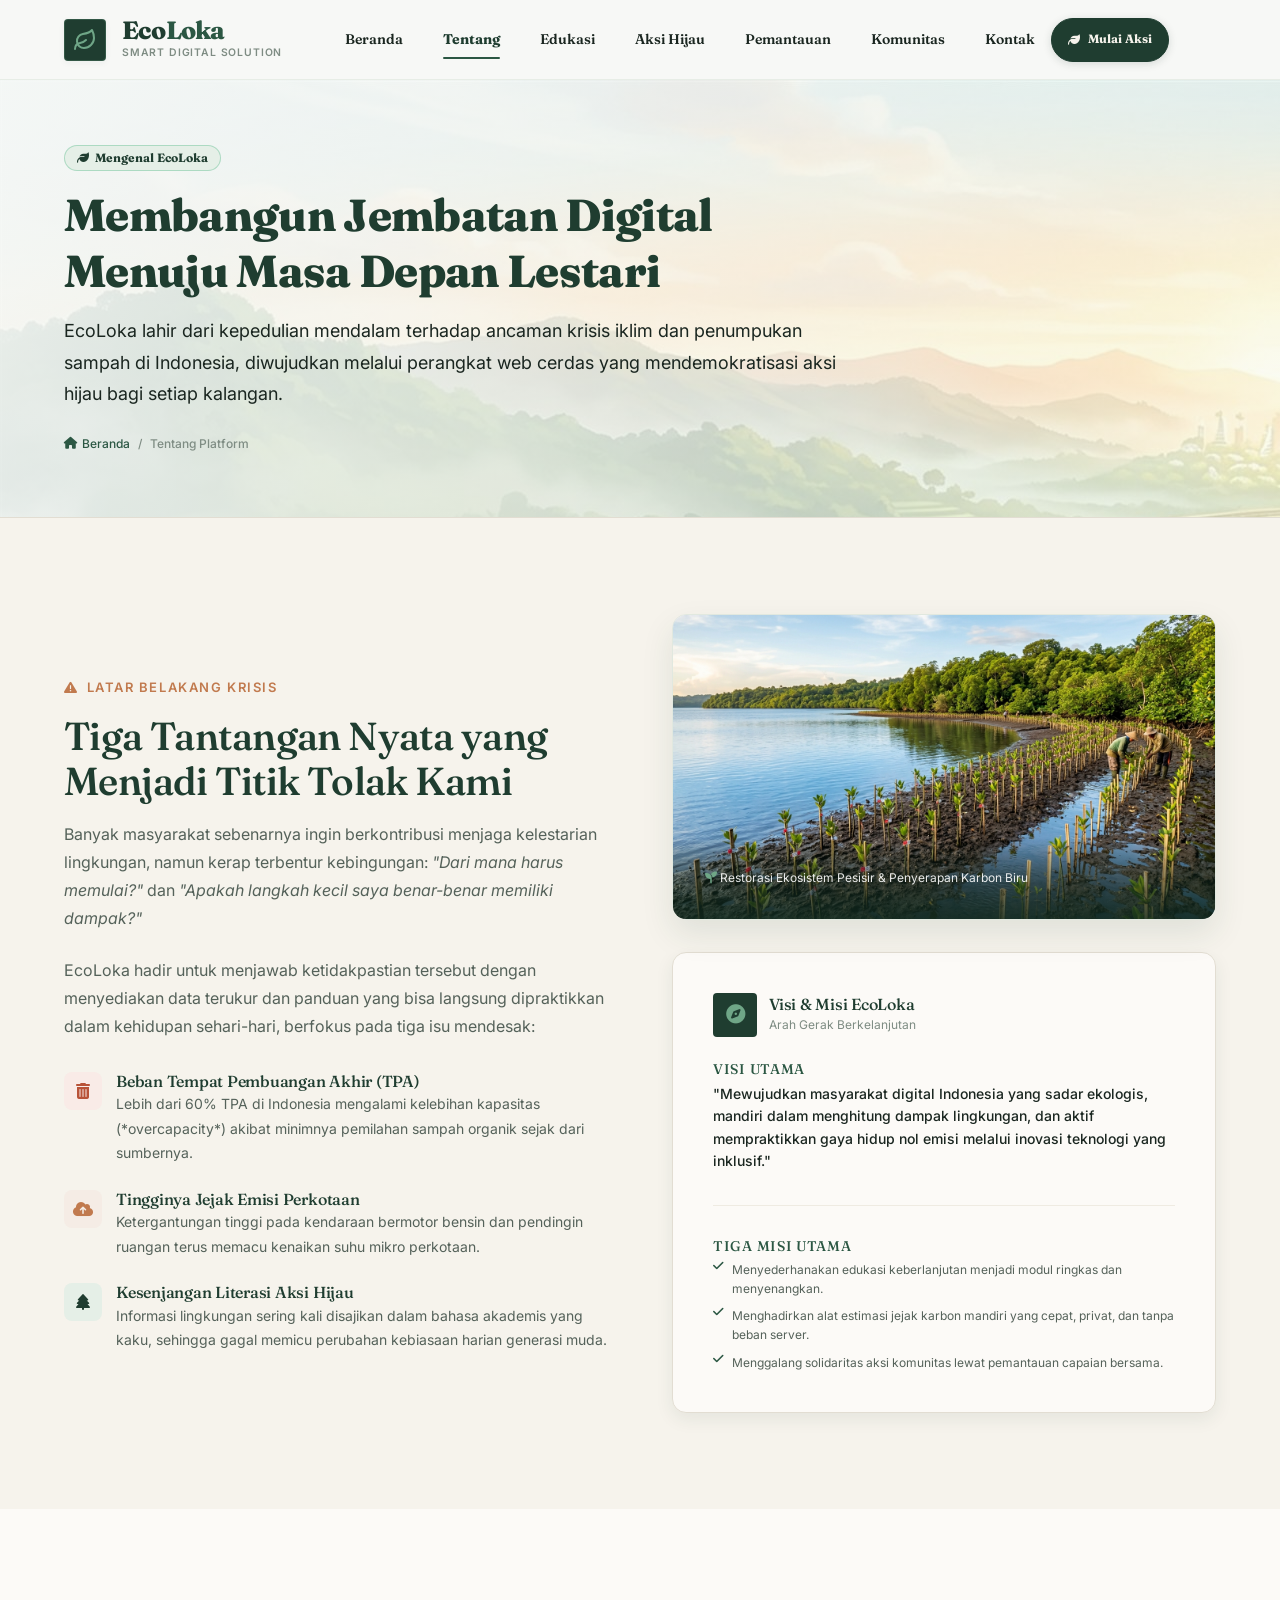
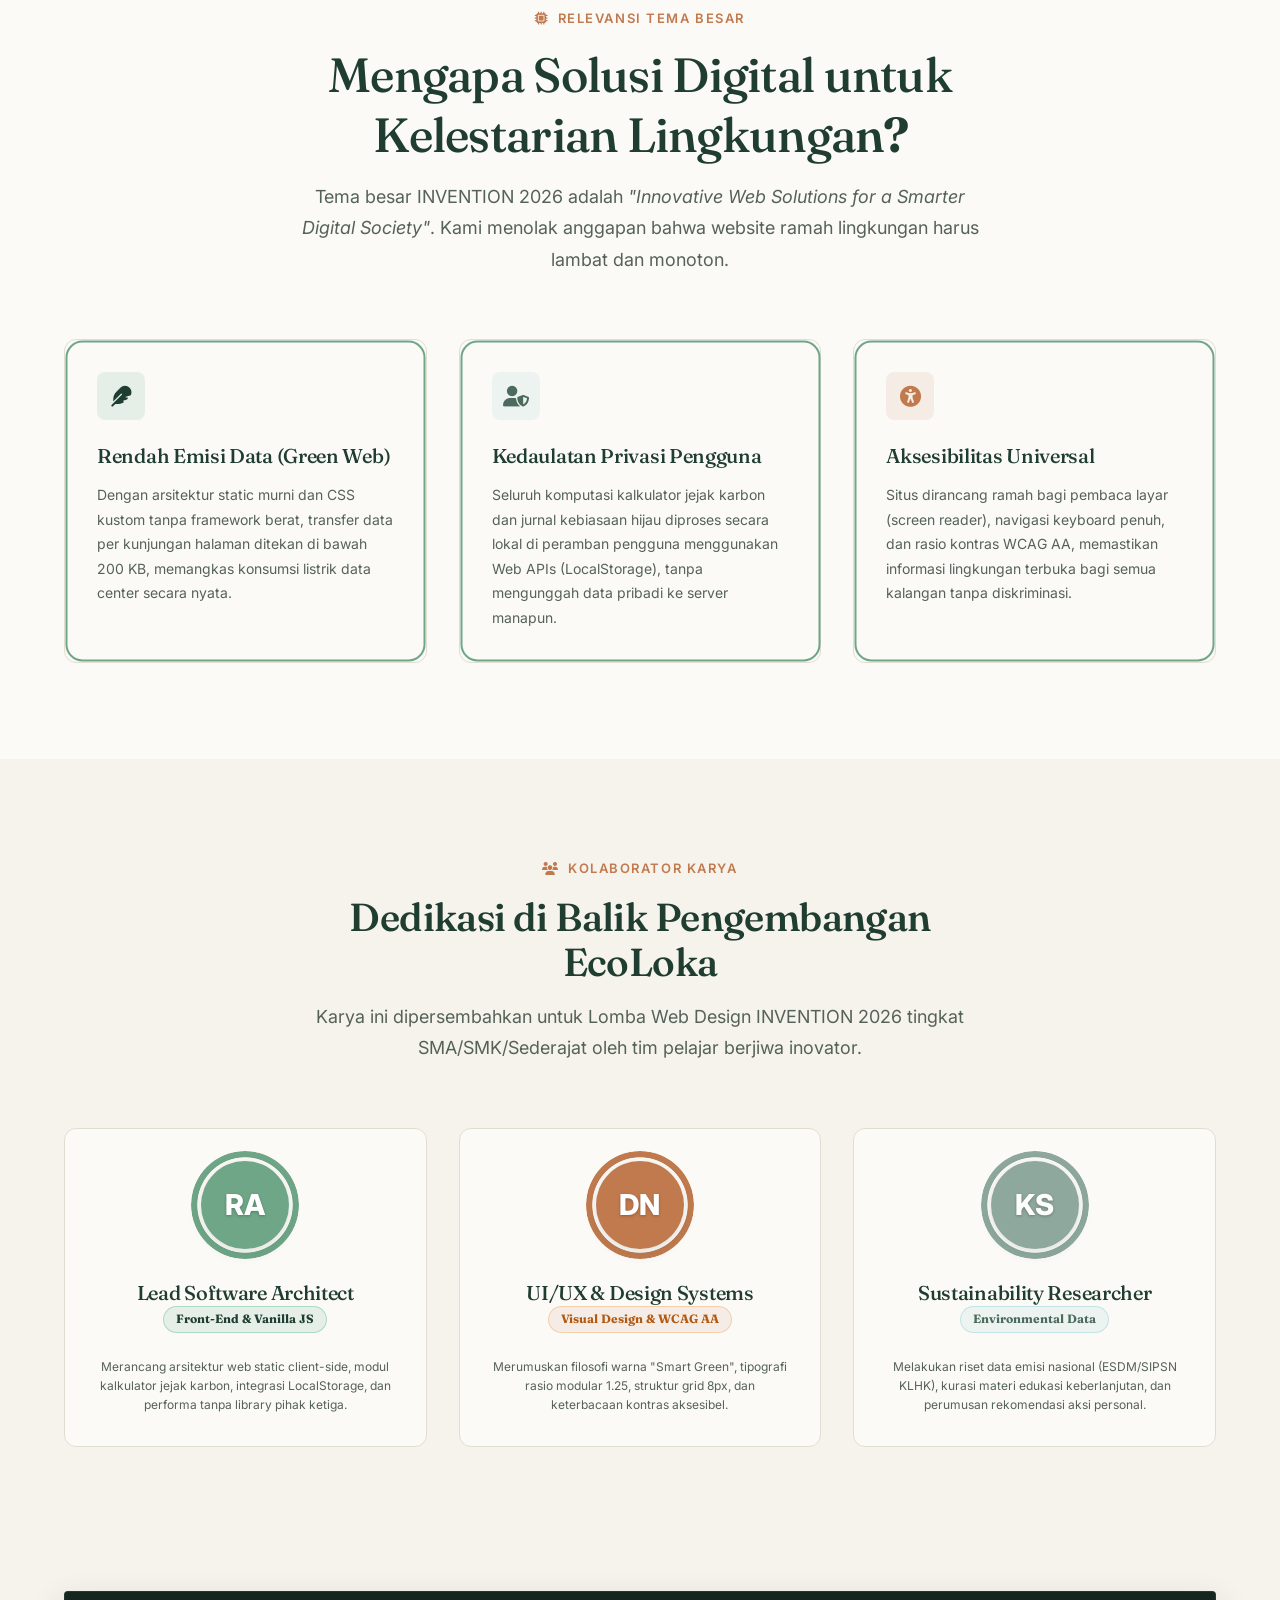
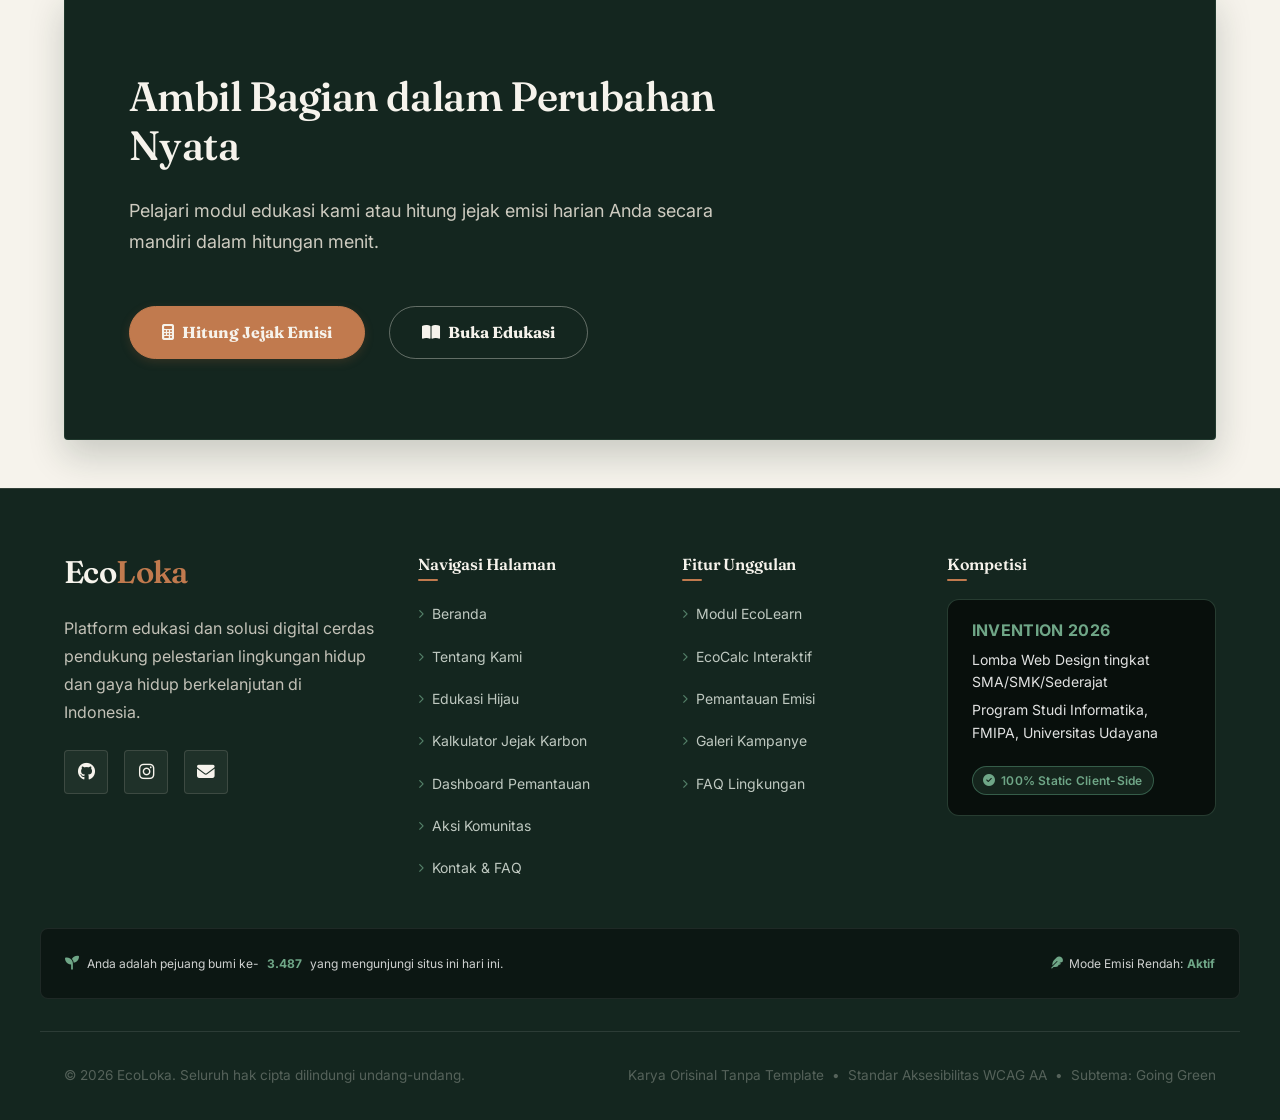
<file: tentang.html>
<!DOCTYPE html>
<html lang="id">
<head>
  <meta charset="UTF-8">
  <meta name="viewport" content="width=device-width, initial-scale=1.0">
  
  <title>EcoLoka</title>
  <meta name="description" content="Pelajari latar belakang, visi, dan filosofi di balik platform EcoLoka. Solusi digital cerdas untuk mendukung pelestarian lingkungan hidup dan masyarakat rendah karbon.">
  <meta name="author" content="Tim Pengembang EcoLoka">
  <meta name="theme-color" content="#1B4332">

  <!-- Open Graph & Social Media Sharing -->
  <meta property="og:title" content="Tentang EcoLoka — Visi & Latar Belakang Inovasi Hijau">
  <meta property="og:description" content="Pelajari latar belakang, visi, dan filosofi di balik platform EcoLoka untuk mendukung pelestarian lingkungan dan masyarakat rendah karbon.">
  <meta property="og:image" content="assets/img/mangrove_conservation.jpg">
  <meta property="og:type" content="website">
  <meta name="twitter:card" content="summary_large_image">

  <!-- Favicon SVG Inline -->
  <link rel="icon" type="image/svg+xml" href="data:image/svg+xml,<svg xmlns='http://www.w3.org/2000/svg' viewBox='0 0 24 24' fill='%232D6A4F'><path d='M17 8C8 10 5.9 16.17 3.82 21.34L5.71 22l1-2.3A4.49 4.49 0 0 0 8 20C19 20 22 3 22 3c-1 2-8 2.25-13 3.25S2 11.5 2 13.5s1.75 3.75 1.75 3.75C7 8 17 8 17 8z'/></svg>">

  <!-- Google Fonts: Fraunces (Editorial Headings), Inter, Plus Jakarta Sans, Sora -->
  <link rel="preconnect" href="https://fonts.googleapis.com">
  <link rel="preconnect" href="https://fonts.gstatic.com" crossorigin>
  <link href="https://fonts.googleapis.com/css2?family=Fraunces:opsz,wght@9..144,300..700&family=Inter:wght@400;500;600;700&family=Plus+Jakarta+Sans:wght@500;600;700;800&family=Sora:wght@100..800&display=swap" rel="stylesheet">
  <link rel="stylesheet" href="https://cdnjs.cloudflare.com/ajax/libs/font-awesome/6.5.1/css/all.min.css" integrity="sha512-DTOQO9RWCH3ppGqcWaEA1BIZOC6xxalwEsw9c2QQeAIftl+Vegovlnee1c9QX4TctnWMn13TZye+giMm8e2LwA==" crossorigin="anonymous" referrerpolicy="no-referrer">

  <!-- Cascading Style Sheets -->
  <link rel="stylesheet" href="assets/css/variables.css">
  <link rel="stylesheet" href="assets/css/base.css">
  <link rel="stylesheet" href="assets/css/layout.css">
  <link rel="stylesheet" href="assets/css/components.css">
  <link rel="stylesheet" href="assets/css/utilities.css">
  <link rel="stylesheet" href="assets/css/animasi-sirkuit-tentang.css">
</head>
<body>

  <a href="#main-content" class="skip-link">Menuju ke Konten Utama</a>

  <!-- ========================================================================
       HEADER & NAVIGASI
       ======================================================================== -->
  <header class="header" id="site-header">
    <div class="container navbar">
      <a href="index.html" class="navbar__brand" aria-label="EcoLoka Beranda">
        <div class="navbar__logo-icon" aria-hidden="true">
          <svg width="24" height="24" viewBox="0 0 24 24" fill="none" stroke="currentColor" stroke-width="2" stroke-linecap="round" stroke-linejoin="round">
            <path d="M11 20A7 7 0 0 1 9.8 6.1C15.5 5 17 4.48 19 2c1 2 2 4.18 2 8 0 5.5-4.78 10-10 10Z"/>
            <path d="M2 21c0-3 1.85-5.36 5.08-6C9.5 14.52 12 13 13 12"/>
          </svg>
        </div>
        <div class="navbar__brand-text">
          <span class="navbar__title">Eco<span>Loka</span></span>
          <span class="navbar__subtitle">Smart Digital Solution</span>
        </div>
      </a>

      <button class="navbar__toggle" id="navbar-toggle" aria-expanded="false" aria-controls="navbar-menu" aria-label="Buka navigasi menu">
        <span class="navbar__toggle-line"></span>
        <span class="navbar__toggle-line"></span>
        <span class="navbar__toggle-line"></span>
      </button>

      <nav class="navbar__nav" id="navbar-menu" aria-label="Navigasi Utama Situs">
        <ul class="navbar__list">
          <li class="navbar__item">
            <a href="index.html" class="navbar__link">Beranda</a>
          </li>
          <li class="navbar__item">
            <a href="tentang.html" class="navbar__link is-active">Tentang</a>
          </li>
          <li class="navbar__item">
            <a href="edukasi.html" class="navbar__link">Edukasi</a>
          </li>
          <li class="navbar__item">
            <a href="aksi-hijau.html" class="navbar__link">Aksi Hijau</a>
          </li>
          <li class="navbar__item">
            <a href="pemantauan.html" class="navbar__link">Pemantauan</a>
          </li>
          <li class="navbar__item">
            <a href="komunitas.html" class="navbar__link">Komunitas</a>
          </li>
          <li class="navbar__item">
            <a href="kontak.html" class="navbar__link">Kontak</a>
          </li>
        </ul>

        <div class="navbar__actions">
          <a href="aksi-hijau.html" class="btn btn--primary btn--sm">
            <i class="fa-solid fa-leaf" aria-hidden="true"></i>
            <span>Mulai Aksi</span>
          </a>
        </div>
      </nav>

      <div class="navbar__overlay" id="navbar-overlay" aria-hidden="true"></div>
    </div>
  </header>

  <!-- ========================================================================
       KONTEN UTAMA
       ======================================================================== -->
  <main class="main-content" id="main-content">

    <!-- Hero Sub-Halaman & Breadcrumb -->
    <section class="hero hero--tentang page-hero">
      <div class="container">
        <div class="page-hero__content">
          <div class="page-hero__badge">
            <span class="badge badge--sprout">
              <i class="fa-solid fa-leaf"></i> Mengenal EcoLoka
            </span>
          </div>
          <h1 class="page-hero__title">Membangun Jembatan Digital Menuju Masa Depan Lestari</h1>
          <p class="page-hero__desc">
            EcoLoka lahir dari kepedulian mendalam terhadap ancaman krisis iklim dan penumpukan sampah di Indonesia, diwujudkan melalui perangkat web cerdas yang mendemokratisasi aksi hijau bagi setiap kalangan.
          </p>
          <nav class="breadcrumb" aria-label="Jejak navigasi">
            <a href="index.html" class="breadcrumb__link"><i class="fa-solid fa-house"></i> Beranda</a>
            <span class="breadcrumb__separator">/</span>
            <span class="breadcrumb__current">Tentang Platform</span>
          </nav>
        </div>
      </div>
    </section>

    <!-- Section 1: Latar Belakang & Fokus Masalah -->
    <section class="section section--lg">
      <div class="container">
        <div class="grid grid--2-col" style="align-items: center; gap: var(--space-8);">
          <div>
            <span class="section__tagline">
              <i class="fa-solid fa-triangle-exclamation"></i> Latar Belakang Krisis
            </span>
            <h2 class="section__title">Tiga Tantangan Nyata yang Menjadi Titik Tolak Kami</h2>
            <p>
              Banyak masyarakat sebenarnya ingin berkontribusi menjaga kelestarian lingkungan, namun kerap terbentur kebingungan: <em>"Dari mana harus memulai?"</em> dan <em>"Apakah langkah kecil saya benar-benar memiliki dampak?"</em>
            </p>
            <p>
              EcoLoka hadir untuk menjawab ketidakpastian tersebut dengan menyediakan data terukur dan panduan yang bisa langsung dipraktikkan dalam kehidupan sehari-hari, berfokus pada tiga isu mendesak:
            </p>

            <div style="display: flex; flex-direction: column; gap: var(--space-3); margin-top: var(--space-4);">
              <div style="display: flex; gap: 14px;">
                <div style="width: 38px; height: 38px; border-radius: var(--radius-md); background: var(--color-alert-warning-soft); color: var(--color-alert-warning); display: flex; align-items: center; justify-content: center; flex-shrink: 0;">
                  <i class="fa-solid fa-trash-can"></i>
                </div>
                <div>
                  <h4 style="font-size: var(--font-size-base); margin-bottom: 2px;">Beban Tempat Pembuangan Akhir (TPA)</h4>
                  <p style="font-size: var(--font-size-sm); color: var(--color-neutral-soil-light); margin: 0;">Lebih dari 60% TPA di Indonesia mengalami kelebihan kapasitas (*overcapacity*) akibat minimnya pemilahan sampah organik sejak dari sumbernya.</p>
                </div>
              </div>

              <div style="display: flex; gap: 14px;">
                <div style="width: 38px; height: 38px; border-radius: var(--radius-md); background: var(--color-accent-sun-soft); color: var(--color-accent-sun); display: flex; align-items: center; justify-content: center; flex-shrink: 0;">
                  <i class="fa-solid fa-cloud-arrow-up"></i>
                </div>
                <div>
                  <h4 style="font-size: var(--font-size-base); margin-bottom: 2px;">Tingginya Jejak Emisi Perkotaan</h4>
                  <p style="font-size: var(--font-size-sm); color: var(--color-neutral-soil-light); margin: 0;">Ketergantungan tinggi pada kendaraan bermotor bensin dan pendingin ruangan terus memacu kenaikan suhu mikro perkotaan.</p>
                </div>
              </div>

              <div style="display: flex; gap: 14px;">
                <div style="width: 38px; height: 38px; border-radius: var(--radius-md); background: var(--color-accent-sprout-soft); color: var(--color-primary-forest); display: flex; align-items: center; justify-content: center; flex-shrink: 0;">
                  <i class="fa-solid fa-tree"></i>
                </div>
                <div>
                  <h4 style="font-size: var(--font-size-base); margin-bottom: 2px;">Kesenjangan Literasi Aksi Hijau</h4>
                  <p style="font-size: var(--font-size-sm); color: var(--color-neutral-soil-light); margin: 0;">Informasi lingkungan sering kali disajikan dalam bahasa akademis yang kaku, sehingga gagal memicu perubahan kebiasaan harian generasi muda.</p>
                </div>
              </div>
            </div>
          </div>

          <!-- Komposisi Visual Nilai & Aset Orisinal -->
          <div class="reveal-on-scroll delay-1">
            <!-- Aset Visual Orisinal: Konservasi Pesisir Mangrove Indonesia -->
            <div class="media-frame media-frame--16-9" style="margin-bottom: var(--space-4);">
              <!-- Sumber: Dibuat khusus secara orisinal untuk proyek EcoLoka INVENTION 2026 -->
              <img src="assets/img/mangrove_conservation.jpg" alt="Restorasi bibit mangrove pesisir pantai Indonesia dengan air jernih dan pepohonan hijau" loading="lazy">
              <div class="media-frame__overlay">
                <div class="media-frame__caption">
                  <i class="fa-solid fa-seedling u-text-sprout"></i> Restorasi Ekosistem Pesisir & Penyerapan Karbon Biru
                </div>
              </div>
            </div>

            <div style="background-color: var(--color-neutral-white); border: 1px solid var(--color-neutral-stone); border-radius: var(--radius-xl); padding: var(--space-5); box-shadow: var(--shadow-md);">
              <div style="display: flex; align-items: center; gap: 12px; margin-bottom: var(--space-3);">
                <div style="width: 44px; height: 44px; border-radius: var(--radius-tajam, 6px); background-color: var(--color-primary-forest); color: var(--color-accent-sprout); display: flex; align-items: center; justify-content: center; font-size: 1.2rem;">
                  <i class="fa-solid fa-compass"></i>
                </div>
                <div>
                  <h3 style="font-size: var(--font-size-base); color: var(--color-primary-forest); margin: 0;">Visi & Misi EcoLoka</h3>
                  <p style="font-size: var(--font-size-xs); color: var(--color-neutral-soil-muted); margin: 0;">Arah Gerak Berkelanjutan</p>
                </div>
              </div>

              <div style="margin-bottom: var(--space-4);">
                <h4 style="font-size: var(--font-size-sm); text-transform: uppercase; letter-spacing: 0.05em; color: var(--color-primary-leaf); margin-bottom: 6px;">Visi Utama</h4>
                <p style="font-size: var(--font-size-sm); line-height: 1.6; color: var(--color-neutral-soil); font-weight: 500;">
                  "Mewujudkan masyarakat digital Indonesia yang sadar ekologis, mandiri dalam menghitung dampak lingkungan, dan aktif mempraktikkan gaya hidup nol emisi melalui inovasi teknologi yang inklusif."
                </p>
              </div>

              <div style="border-top: 1px solid var(--color-neutral-stone-light); padding-top: var(--space-4);">
                <h4 style="font-size: var(--font-size-sm); text-transform: uppercase; letter-spacing: 0.05em; color: var(--color-primary-leaf); margin-bottom: 6px;">Tiga Misi Utama</h4>
                <ul style="display: flex; flex-direction: column; gap: 8px; font-size: var(--font-size-xs); color: var(--color-neutral-soil-light);">
                  <li style="display: flex; gap: 8px;"><i class="fa-solid fa-check u-text-leaf"></i> Menyederhanakan edukasi keberlanjutan menjadi modul ringkas dan menyenangkan.</li>
                  <li style="display: flex; gap: 8px;"><i class="fa-solid fa-check u-text-leaf"></i> Menghadirkan alat estimasi jejak karbon mandiri yang cepat, privat, dan tanpa beban server.</li>
                  <li style="display: flex; gap: 8px;"><i class="fa-solid fa-check u-text-leaf"></i> Menggalang solidaritas aksi komunitas lewat pemantauan capaian bersama.</li>
                </ul>
              </div>
            </div>
          </div>
        </div>
      </div>
    </section>

    <!-- Section 2: "Mengapa Solusi Digital?" -->
    <section class="section section--lg u-bg-white">
      <div class="container">
        <header class="section__header">
          <span class="section__tagline">
            <i class="fa-solid fa-microchip"></i> Relevansi Tema Besar
          </span>
          <h2 class="section__title heading-gelombang" id="headingTentang">Mengapa Solusi Digital untuk Kelestarian Lingkungan?</h2>
          <p class="section__subtitle">
            Tema besar INVENTION 2026 adalah <em>"Innovative Web Solutions for a Smarter Digital Society"</em>. Kami menolak anggapan bahwa website ramah lingkungan harus lambat dan monoton.
          </p>
        </header>

        <div class="grid grid--3-col grid-prinsip-card">
          <article class="card prinsip-card" id="prinsipCard1">
            <svg class="prinsip-card__jejak" aria-hidden="true">
              <rect
                x="1.5" y="1.5"
                width="calc(100% - 3px)" height="calc(100% - 3px)"
                rx="16" ry="16"
                fill="none"
                stroke="var(--color-accent-sprout)"
                stroke-width="2"
              />
            </svg>
            <span class="prinsip-card__node" id="prinsipNode1" aria-hidden="true"></span>
            <div class="prinsip-card__isi">
              <div style="width: 48px; height: 48px; border-radius: var(--radius-md); background: var(--color-accent-sprout-soft); color: var(--color-primary-forest); display: flex; align-items: center; justify-content: center; font-size: 1.3rem; margin-bottom: var(--space-3);">
                <i class="fa-solid fa-feather"></i>
              </div>
              <h3 style="font-size: var(--font-size-lg); margin-bottom: var(--space-2);">Rendah Emisi Data (Green Web)</h3>
              <p style="font-size: var(--font-size-sm); color: var(--color-neutral-soil-light);">
                Dengan arsitektur static murni dan CSS kustom tanpa framework berat, transfer data per kunjungan halaman ditekan di bawah 200 KB, memangkas konsumsi listrik data center secara nyata.
              </p>
            </div>
          </article>

          <article class="card prinsip-card" id="prinsipCard2">
            <svg class="prinsip-card__jejak" aria-hidden="true">
              <rect
                x="1.5" y="1.5"
                width="calc(100% - 3px)" height="calc(100% - 3px)"
                rx="16" ry="16"
                fill="none"
                stroke="var(--color-accent-sprout)"
                stroke-width="2"
              />
            </svg>
            <span class="prinsip-card__node" id="prinsipNode2" aria-hidden="true"></span>
            <div class="prinsip-card__isi">
              <div style="width: 48px; height: 48px; border-radius: var(--radius-md); background: var(--color-accent-sky-soft); color: var(--color-accent-sky-dark); display: flex; align-items: center; justify-content: center; font-size: 1.3rem; margin-bottom: var(--space-3);">
                <i class="fa-solid fa-user-shield"></i>
              </div>
              <h3 style="font-size: var(--font-size-lg); margin-bottom: var(--space-2);">Kedaulatan Privasi Pengguna</h3>
              <p style="font-size: var(--font-size-sm); color: var(--color-neutral-soil-light);">
                Seluruh komputasi kalkulator jejak karbon dan jurnal kebiasaan hijau diproses secara lokal di peramban pengguna menggunakan Web APIs (LocalStorage), tanpa mengunggah data pribadi ke server manapun.
              </p>
            </div>
          </article>

          <article class="card prinsip-card" id="prinsipCard3">
            <svg class="prinsip-card__jejak" aria-hidden="true">
              <rect
                x="1.5" y="1.5"
                width="calc(100% - 3px)" height="calc(100% - 3px)"
                rx="16" ry="16"
                fill="none"
                stroke="var(--color-accent-sprout)"
                stroke-width="2"
              />
            </svg>
            <span class="prinsip-card__node" id="prinsipNode3" aria-hidden="true"></span>
            <div class="prinsip-card__isi">
              <div style="width: 48px; height: 48px; border-radius: var(--radius-md); background: var(--color-accent-sun-soft); color: var(--color-accent-sun); display: flex; align-items: center; justify-content: center; font-size: 1.3rem; margin-bottom: var(--space-3);">
                <i class="fa-solid fa-universal-access"></i>
              </div>
              <h3 style="font-size: var(--font-size-lg); margin-bottom: var(--space-2);">Aksesibilitas Universal</h3>
              <p style="font-size: var(--font-size-sm); color: var(--color-neutral-soil-light);">
                Situs dirancang ramah bagi pembaca layar (screen reader), navigasi keyboard penuh, dan rasio kontras WCAG AA, memastikan informasi lingkungan terbuka bagi semua kalangan tanpa diskriminasi.
              </p>
            </div>
          </article>
        </div>
      </div>
    </section>

    <!-- Section 3: Profil Tim & Inovasi Karya -->
    <section class="section section--lg">
      <div class="container">
        <header class="section__header">
          <span class="section__tagline">
            <i class="fa-solid fa-users"></i> Kolaborator Karya
          </span>
          <h2 class="section__title">Dedikasi di Balik Pengembangan EcoLoka</h2>
          <p class="section__subtitle">
            Karya ini dipersembahkan untuk Lomba Web Design INVENTION 2026 tingkat SMA/SMK/Sederajat oleh tim pelajar berjiwa inovator.
          </p>
        </header>

        <div class="grid grid--3-col grid-kartu-tim">
          <article class="card kartu-tim" id="kartuTim1" style="--warna-anggota: var(--color-accent-sprout);">
            <div class="kartu-tim__avatar-wrap">
              <div class="kartu-tim__cincin" aria-hidden="true"></div>
              <span class="kartu-tim__riak" aria-hidden="true"></span>
              <div class="kartu-tim__avatar">RA</div>
            </div>

            <div class="kartu-tim__isi">
              <h3 class="kartu-tim__peran">Lead Software Architect</h3>
              <span class="badge badge--sprout kartu-tim__badge">Front-End &amp; Vanilla JS</span>
              <p class="kartu-tim__deskripsi">
                Merancang arsitektur web static client-side, modul kalkulator jejak karbon, integrasi LocalStorage, dan performa tanpa library pihak ketiga.
              </p>
            </div>
          </article>

          <article class="card kartu-tim" id="kartuTim2" style="--warna-anggota: var(--color-accent-sun);">
            <div class="kartu-tim__avatar-wrap">
              <div class="kartu-tim__cincin" aria-hidden="true"></div>
              <span class="kartu-tim__riak" aria-hidden="true"></span>
              <div class="kartu-tim__avatar">DN</div>
            </div>

            <div class="kartu-tim__isi">
              <h3 class="kartu-tim__peran">UI/UX &amp; Design Systems</h3>
              <span class="badge badge--sun kartu-tim__badge">Visual Design &amp; WCAG AA</span>
              <p class="kartu-tim__deskripsi">
                Merumuskan filosofi warna "Smart Green", tipografi rasio modular 1.25, struktur grid 8px, dan keterbacaan kontras aksesibel.
              </p>
            </div>
          </article>

          <article class="card kartu-tim" id="kartuTim3" style="--warna-anggota: var(--color-accent-sky);">
            <div class="kartu-tim__avatar-wrap">
              <div class="kartu-tim__cincin" aria-hidden="true"></div>
              <span class="kartu-tim__riak" aria-hidden="true"></span>
              <div class="kartu-tim__avatar">KS</div>
            </div>

            <div class="kartu-tim__isi">
              <h3 class="kartu-tim__peran">Sustainability Researcher</h3>
              <span class="badge badge--sky kartu-tim__badge">Environmental Data</span>
              <p class="kartu-tim__deskripsi">
                Melakukan riset data emisi nasional (ESDM/SIPSN KLHK), kurasi materi edukasi keberlanjutan, dan perumusan rekomendasi aksi personal.
              </p>
            </div>
          </article>
        </div>
      </div>
    </section>

    <!-- Section CTA -->
    <section class="section section--sm">
      <div class="container">
        <div class="cta-banner">
          <div class="cta-banner__content">
            <h2 class="cta-banner__title">Ambil Bagian dalam Perubahan Nyata</h2>
            <p class="cta-banner__desc">Pelajari modul edukasi kami atau hitung jejak emisi harian Anda secara mandiri dalam hitungan menit.</p>
            <div class="cta-banner__actions">
              <a href="aksi-hijau.html" class="btn btn--accent btn--lg"><i class="fa-solid fa-calculator"></i> Hitung Jejak Emisi</a>
              <a href="edukasi.html" class="btn btn--secondary btn--lg"><i class="fa-solid fa-book-open"></i> Buka Edukasi</a>
            </div>
          </div>
        </div>
      </div>
    </section>

  </main>

  <!-- ========================================================================
       FOOTER (STANDAR TERPADU ECOLOKA)
       ======================================================================== -->
  <footer class="footer">
    <div class="footer__grid">
      <!-- Kolom 1: Brand -->
      <div class="footer__brand">
        <p class="footer__logo">Eco<span>Loka</span></p>
        <p class="footer__tagline">
          Platform edukasi dan solusi digital cerdas pendukung pelestarian lingkungan hidup dan gaya hidup berkelanjutan di Indonesia.
        </p>
        <div class="footer__sosial">
          <a href="https://github.com" target="_blank" rel="noopener noreferrer" class="footer__ikon-sosial" aria-label="GitHub Repository">
            <i class="fa-brands fa-github" aria-hidden="true"></i>
          </a>
          <a href="https://instagram.com" target="_blank" rel="noopener noreferrer" class="footer__ikon-sosial" aria-label="Instagram Resmi">
            <i class="fa-brands fa-instagram" aria-hidden="true"></i>
          </a>
          <a href="mailto:ecoloka.invention@example.com" class="footer__ikon-sosial" aria-label="Email Kontak">
            <i class="fa-solid fa-envelope" aria-hidden="true"></i>
          </a>
        </div>
      </div>

      <!-- Kolom 2: Navigasi Halaman -->
      <nav class="footer__kolom" aria-label="Navigasi halaman footer">
        <h3 class="footer__judul-kolom">Navigasi Halaman</h3>
        <ul class="footer__daftar-tautan">
          <li><a href="index.html">Beranda</a></li>
          <li><a href="tentang.html">Tentang Kami</a></li>
          <li><a href="edukasi.html">Edukasi Hijau</a></li>
          <li><a href="aksi-hijau.html#kalkulator">Kalkulator Jejak Karbon</a></li>
          <li><a href="pemantauan.html">Dashboard Pemantauan</a></li>
          <li><a href="komunitas.html">Aksi Komunitas</a></li>
          <li><a href="kontak.html">Kontak &amp; FAQ</a></li>
        </ul>
      </nav>

      <!-- Kolom 3: Fitur Unggulan -->
      <nav class="footer__kolom" aria-label="Fitur unggulan footer">
        <h3 class="footer__judul-kolom">Fitur Unggulan</h3>
        <ul class="footer__daftar-tautan">
          <li><a href="edukasi.html#modul">Modul EcoLearn</a></li>
          <li><a href="aksi-hijau.html#kalkulator">EcoCalc Interaktif</a></li>
          <li><a href="pemantauan.html#emisi">Pemantauan Emisi</a></li>
          <li><a href="komunitas.html#galeri">Galeri Kampanye</a></li>
          <li><a href="kontak.html#faq">FAQ Lingkungan</a></li>
        </ul>
      </nav>

      <!-- Kolom 4: Kompetisi -->
      <div class="footer__kolom">
        <h3 class="footer__judul-kolom">Kompetisi</h3>
        <div class="footer__kartu-kompetisi">
          <p class="footer__kompetisi-judul">INVENTION 2026</p>
          <p class="footer__kompetisi-detail">
            Lomba Web Design tingkat SMA/SMK/Sederajat
          </p>
          <p class="footer__kompetisi-detail">
            Program Studi Informatika, FMIPA, Universitas Udayana
          </p>
          <span class="footer__badge">
            <i class="fa-solid fa-circle-check" aria-hidden="true"></i>
            100% Static Client-Side
          </span>
        </div>
      </div>
    </div>

    <div class="footer__bar-status">
      <p class="footer__pesan-pejuang">
        <i class="fa-solid fa-seedling footer__ikon-daun" aria-hidden="true"></i>
        Anda adalah pejuang bumi ke-<span id="counterPejuang">3.482</span> yang mengunjungi situs ini hari ini.
      </p>
      <p class="footer__mode-emisi">
        <i class="fa-solid fa-feather" aria-hidden="true" style="margin-right: 6px; color: var(--color-accent-sprout);"></i>
        Mode Emisi Rendah: <strong>Aktif</strong>
      </p>
    </div>

    <div class="footer__bawah">
      <p>&copy; <span id="current-year">2026</span> EcoLoka. Seluruh hak cipta dilindungi undang-undang.</p>
      <p class="footer__label-kepatuhan">
        <span>Karya Orisinal Tanpa Template</span>
        <span aria-hidden="true">&bull;</span>
        <span>Standar Aksesibilitas WCAG AA</span>
        <span aria-hidden="true">&bull;</span>
        <span>Subtema: Going Green</span>
      </p>
    </div>
  </footer>

  <script src="assets/js/scroll-utils.js"></script>
  <script src="assets/js/main.js"></script>
  <script src="assets/js/gelombang-font.js" defer></script>
  <script src="assets/js/jejak-sirkuit-kartu.js" defer></script>
  <script src="assets/js/kartu-tim.js" defer></script>
</body>
</html>
</file>
<file: assets/css/variables.css>
/* ==========================================================================
   ECOLOKA — DESIGN SYSTEM VARIABLES (DESIGN TOKENS)
   Proyek: Website Lomba Web Design INVENTION 2026 — Universitas Udayana
   Subtema: "Going Green Through Smart Digital Solutions"
   Arsitektur: 100% Client-Side Static Website
   ========================================================================== */

/* ==========================================================================
   BREAKPOINT ACUAN (jangan menyimpang):
   360px | 480px | 768px | 1024px | 1280px | 1440px
   ========================================================================== */

/*
 * FILOSOFI DESAIN & SISTEM WARNA "SMART GREEN":
 * Desain ini merefleksikan nilai keberlanjutan (sustainability): keseimbangan 
 * harmonis antara kelestarian alam dan presisi teknologi digital.
 *
 * Aturan Penerapan Warna (Modifikasi Prinsip 60-30-10):
 * - 60%: Kanvas Utama & Ruang Bernapas (--color-neutral-mist)
 *        Merefleksikan kesederhanaan, kejernihan, dan anti-pemborosan visual.
 * - 30%: Struktur & Hirarki Visual (--color-primary-forest, leaf, sprout)
 *        Membangun identitas ekologis yang kokoh, stabil, dan bertumbuh.
 * - 10%: Aksen & Titik Fokus (--color-accent-sun, sky, warning)
 *        Mengarahkan perhatian pengguna pada CTA krusial, indikator data, dan urgensi.
 *
 * Kepatuhan Aksesibilitas:
 * Seluruh kombinasi kontras teks dan latar belakang dirancang memenuhi standar
 * WCAG AA (Rasio kontras >= 4.5:1 untuk teks biasa, >= 3.0:1 untuk teks besar).
 */

:root {
  /* ------------------------------------------------------------------------
   * 1. PALET WARNA UTAMA (PRIMARY COLORS) — Deep Earthy Moss & Forest
   * ------------------------------------------------------------------------ */
  /* Hijau lumut hutan dalam — matang, berakar, jauh dari kesan template AI */
  --color-primary-dark: #14261F;          /* Nyaris hitam-hijau, ultra premium */
  --color-primary: #1F3D30;               /* Hijau hutan matang berkarakter */
  --color-primary-light: #2E5643;
  --color-primary-forest: #1F3D30;
  --color-primary-forest-dark: #14261F;
  --color-primary-forest-light: #2E5643;

  /* Hijau daun bersahaja — tenang dan editorial */
  --color-primary-leaf: #2B5743;
  --color-primary-leaf-light: #3D755C;

  /* ------------------------------------------------------------------------
   * 2. WARNA AKSEN (ACCENT COLORS) — Sage Earthy & Terracotta Clay
   * ------------------------------------------------------------------------ */
  /* Hijau sage/tunas bersahaja — desaturasi halus, bukan neon mint UI kit */
  --color-accent-sprout: #6FA687;
  --color-accent-sprout-light: #8EBF9F;
  --color-accent-sprout-soft: #E5EFE7;

  /* Terracotta hangat (Clay) — aksen kedua pengganti gradient oranye-pink fintech,
     selaras narasi tanah, bumi, dan keberlanjutan. Dipakai selektif pada CTA utama. */
  --color-accent-clay: #C17A4E;
  --color-accent-clay-deep: #A05F38;
  --color-accent-clay-soft: #F5ECE5;
  --color-accent-sun: #C17A4E;            /* Mapping aksen surya ke terracotta alami */
  --color-accent-sun-light: #D49065;
  --color-accent-sun-soft: #F5ECE5;

  /* Biru kabut/mineral pucat — tenang dan berimbang */
  --color-accent-sky: #8EA89D;
  --color-accent-sky-dark: #4A6B5D;
  --color-accent-sky-soft: #EDF3F0;

  /* Terracotta tegas untuk urgensi/peringatan lingkungan */
  --color-alert-warning: #B85338;
  --color-alert-warning-soft: #F9EBE7;

  /* ------------------------------------------------------------------------
   * 3. WARNA NETRAL & KANVAS (WARM CREAM & LINEN EDITORIAL)
   * ------------------------------------------------------------------------ */
  /* Teks utama & sekunder berkarakter */
  --color-text-utama: #1A2620;
  --color-text-sekunder: #55625A;
  --color-neutral-soil: #1A2620;
  --color-neutral-soil-light: #55625A;
  --color-neutral-soil-muted: #7E8C83;

  /* Kanvas hangat (Cream & Linen) — menggantikan putih steril dan abu template AI */
  --color-bg-cream: #F6F3EC;
  --color-bg-cream-deep: #EDE8DC;
  --color-neutral-mist: #F6F3EC;
  --color-neutral-white: #FCFAF7;

  /* Border & pembatas bersahaja */
  --color-neutral-stone: #E2DDD2;
  --color-neutral-stone-light: #EFEBE2;

  /* ------------------------------------------------------------------------
   * 4. TIPOGRAFI EDITORIAL & MODULAR (FRAUNCES SERIF + INTER SANS)
   * ------------------------------------------------------------------------ */
  --font-heading: 'Fraunces', Georgia, serif;
  --font-family-display: 'Fraunces', Georgia, serif;
  --font-family-serif: 'Fraunces', Georgia, serif;
  --font-family-body: 'Inter', -apple-system, system-ui, sans-serif;
  --font-family-sans: 'Plus Jakarta Sans', system-ui, sans-serif;
  --font-family-mono: 'JetBrains Mono', Consolas, monospace;

  /* Skala Font Hierarkis */
  --font-size-xs: 0.75rem;    /* 12px */
  --font-size-sm: 0.875rem;   /* 14px */
  --font-size-base: 1rem;     /* 16px - Base Body */
  --font-size-md: 1.125rem;   /* 18px - Subhead / Lead */
  --font-size-lg: 1.25rem;    /* 20px - H5 */
  --font-size-xl: 1.563rem;   /* 25px - H4 */
  --font-size-2xl: 1.953rem;  /* 31px - H3 */
  --font-size-3xl: 2.441rem;  /* 39px - H2 */
  --font-size-4xl: 3.052rem;  /* 49px - H1 Hero */
  --font-size-5xl: 3.815rem;  /* 61px - Display Title */

  /* Ketebalan Huruf */
  --font-weight-regular: 400;
  --font-weight-medium: 500;
  --font-weight-semibold: 600;
  --font-weight-bold: 700;
  --font-weight-extrabold: 800;

  /* Tinggi Baris (Line Height) */
  --line-height-tight: 1.15;
  --line-height-snug: 1.3;
  --line-height-normal: 1.6;
  --line-height-relaxed: 1.75;

  /* ------------------------------------------------------------------------
   * 5. SISTEM SPACING GRID 8PX (SPACING SCALE)
   * ------------------------------------------------------------------------ */
  --space-0: 0;
  --space-1: 0.5rem;    /* 8px */
  --space-2: 1rem;      /* 16px */
  --space-3: 1.5rem;    /* 24px */
  --space-4: 2rem;      /* 32px */
  --space-5: 2.5rem;    /* 40px */
  --space-6: 3rem;      /* 48px */
  --space-8: 4rem;      /* 64px */
  --space-10: 5rem;     /* 80px */
  --space-12: 6rem;     /* 96px */
  --space-16: 8rem;     /* 128px */

  /* ------------------------------------------------------------------------
   * 6. KELENGKUNGAN BERTINGKAT & SHADOW (HIERARCHICAL RADII & SHADOWS)
   * ------------------------------------------------------------------------ */
  /* Radius bervariasi terstruktur: container besar tajam, card sedang, tombol pill */
  --radius-tajam: 4px;     /* Container besar, hero banner, callout section */
  --radius-sedang: 12px;   /* Card statistik, kartu tim, prinsip card, form input */
  --radius-penuh: 999px;   /* HANYA untuk tombol aksi & badge pil kecil */

  /* Kompatibilitas token turunan */
  --radius-sm: var(--radius-tajam);
  --radius-md: 8px;
  --radius-lg: var(--radius-sedang);
  --radius-xl: 14px;
  --radius-full: var(--radius-penuh);

  /* Bayangan berlapis halus (soft organic elevation) */
  --shadow-sm: 0 2px 6px rgba(27, 67, 50, 0.05);
  --shadow-md: 0 6px 18px rgba(27, 67, 50, 0.08);
  --shadow-lg: 0 14px 32px rgba(27, 67, 50, 0.10);
  --shadow-xl: 0 24px 48px rgba(27, 67, 50, 0.12);
  --shadow-inner: inset 0 2px 4px rgba(27, 67, 50, 0.04);

  /* ------------------------------------------------------------------------
   * 7. TATA LETAK & CONTAINER (LAYOUT SPECS)
   * ------------------------------------------------------------------------ */
  --container-max-width: 1200px;
  --container-padding: var(--space-3);
  --header-height: 80px;
  --header-height-scrolled: 70px;

  /* ------------------------------------------------------------------------
   * 8. TRANSISI & Z-INDEX (MOTION & DEPTH STANDARDS TAHAP 3)
   * ------------------------------------------------------------------------ */
  --ease-standard: cubic-bezier(0.4, 0, 0.2, 1);
  --ease-bounce: cubic-bezier(0.175, 0.885, 0.32, 1.275);

  --transition-fast: 150ms var(--ease-standard);
  --transition-normal: 250ms var(--ease-standard);
  --transition-base: 300ms var(--ease-standard);
  --transition-smooth: 400ms cubic-bezier(0.16, 1, 0.3, 1);
  --transition-slow: 500ms var(--ease-standard);

  --z-negative: -1;
  --z-elevate: 1;
  --z-sticky: 100;
  --z-drawer: 200;
  --z-modal: 300;
  --z-tooltip: 400;

  /* ------------------------------------------------------------------------
   * 9. SISTEM BREAKPOINT RESMI (SATU SUMBER KEBENARAN)
   * ------------------------------------------------------------------------ */
  --bp-mobile-kecil: 360px;  /* HP layar sempit (SE, dsb) */
  --bp-mobile: 480px;
  --bp-tablet: 768px;
  --bp-laptop: 1024px;
  --bp-desktop: 1280px;
  --bp-desktop-lebar: 1440px;
}

@media (max-width: 639px) {
  :root {
    --container-padding: 1rem; /* 16px padding on smartphone */
  }
}
</file>
<file: assets/css/base.css>
/* ==========================================================================
   ECOLOKA — BASE STYLES & RESET (base.css)
   Proyek: Website Lomba Web Design INVENTION 2026 — Universitas Udayana
   Fungsi: Modern CSS Reset, Tipografi Dasar, Pengaturan Aksesibilitas WCAG
   ========================================================================== */

/* ==========================================================================
   BREAKPOINT ACUAN (jangan menyimpang):
   360px | 480px | 768px | 1024px | 1280px | 1440px
   ========================================================================== */

/* --------------------------------------------------------------------------
 * 1. MODERN CSS RESET & BOX SIZING
 * -------------------------------------------------------------------------- */
*,
*::before,
*::after {
  box-sizing: border-box;
  margin: 0;
  padding: 0;
}

/* Aksesibilitas: Menghilangkan animasi untuk pengguna yang sensitif terhadap gerak */
@media (prefers-reduced-motion: reduce) {
  *,
  *::before,
  *::after {
    animation-duration: 0.01ms !important;
    animation-iteration-count: 1 !important;
    transition-duration: 0.01ms !important;
    scroll-behavior: auto !important;
  }
}

/* --------------------------------------------------------------------------
 * 2. ELEMEN ROOT & BODY (GUARD ANTI-OVERFLOW GLOBAL)
 * -------------------------------------------------------------------------- */
html {
  font-size: 16px;
  scroll-behavior: smooth;
  -webkit-text-size-adjust: 100%;
  text-rendering: optimizeLegibility;
}

html, body {
  overflow-x: hidden;
  max-width: 100vw;
}

body {
  min-height: 100vh;
  min-height: 100dvh;
  font-family: var(--font-family-body);
  font-size: var(--font-size-base);
  font-weight: var(--font-weight-regular);
  line-height: var(--line-height-normal);
  color: var(--color-neutral-soil);
  background-color: var(--color-neutral-mist);
  -webkit-font-smoothing: antialiased;
  -moz-osx-font-smoothing: grayscale;
}

/* --------------------------------------------------------------------------
 * 3. AKSESIBILITAS: SKIP LINK & FOCUS VISIBLE
 * -------------------------------------------------------------------------- */
.skip-link {
  position: absolute;
  top: -100px;
  left: var(--space-3);
  z-index: var(--z-modal);
  padding: var(--space-2) var(--space-4);
  background-color: var(--color-primary-forest);
  color: var(--color-neutral-white);
  font-family: var(--font-family-display);
  font-weight: var(--font-weight-bold);
  font-size: var(--font-size-sm);
  text-decoration: none;
  border-radius: var(--radius-md);
  box-shadow: var(--shadow-lg);
  transition: top var(--transition-fast);
}

.skip-link:focus {
  top: var(--space-3);
  outline: 3px solid var(--color-accent-sun);
  outline-offset: 2px;
}

:focus-visible {
  outline: 3px solid var(--color-primary-leaf);
  outline-offset: 3px;
  border-radius: var(--radius-sm);
}

/* --------------------------------------------------------------------------
 * 4. TIPOGRAFI DASAR (EDITORIAL SERIF HEADING & MODERN SANS BODY)
 * -------------------------------------------------------------------------- */
h1, h2, h3, h4, h5, h6 {
  font-family: var(--font-heading);
  font-optical-sizing: auto;
  color: var(--color-primary-forest);
  font-weight: 500;
  line-height: var(--line-height-tight);
  letter-spacing: -0.015em;
}

h1 {
  font-size: clamp(var(--font-size-3xl), 4.5vw, var(--font-size-5xl));
  font-weight: 600;
}

h2 {
  font-size: clamp(var(--font-size-2xl), 3.2vw, var(--font-size-3xl));
  font-weight: 550;
  margin-bottom: var(--space-2);
}

h3 {
  font-size: clamp(var(--font-size-xl), 2.2vw, var(--font-size-2xl));
  font-weight: 500;
  margin-bottom: var(--space-2);
}

h4 {
  font-size: var(--font-size-xl);
  font-weight: 500;
}

h5 {
  font-size: var(--font-size-lg);
}

h6 {
  font-size: var(--font-size-base);
}

p {
  margin-bottom: var(--space-3);
  color: var(--color-neutral-soil-light);
  line-height: var(--line-height-relaxed);
}

p:last-child {
  margin-bottom: 0;
}

a {
  color: var(--color-primary-leaf);
  text-decoration: none;
  transition: color var(--transition-fast);
}

a:hover {
  color: var(--color-primary-forest);
}

strong, b {
  font-weight: var(--font-weight-bold);
  color: var(--color-primary-forest);
}

small {
  font-size: var(--font-size-sm);
  color: var(--color-neutral-soil-muted);
}

/* --------------------------------------------------------------------------
 * 5. MEDIA, DAFTAR & FORM ELEMENTS DASAR
 * -------------------------------------------------------------------------- */
img, svg, picture, video {
  display: block;
  max-width: 100%;
  height: auto;
}

ul, ol {
  list-style: none;
}

button, input, textarea, select {
  font: inherit;
  color: inherit;
  border: none;
  background: none;
}

button {
  cursor: pointer;
}

hr {
  border: 0;
  height: 1px;
  background-color: var(--color-neutral-stone);
  margin: var(--space-6) 0;
}

/* Seleksi teks bertema alam */
::selection {
  background-color: var(--color-accent-sprout-soft);
  color: var(--color-primary-forest);
}
</file>
<file: assets/css/layout.css>
/* ==========================================================================
   BREAKPOINT ACUAN (jangan menyimpang):
   360px | 480px | 768px | 1024px | 1280px | 1440px
   ========================================================================== */

/* ==========================================================================
   ECOLOKA — LAYOUT STYLES (layout.css)
   Proyek: Website Lomba Web Design INVENTION 2026 — Universitas Udayana
   Fungsi: Sistem Kontainer, Grid Responsif, Sticky Header, Navigasi, Footer
   ========================================================================== */

/* --------------------------------------------------------------------------
 * 1. SISTEM KONTAINER (CONTAINER SYSTEM)
 * -------------------------------------------------------------------------- */
.container {
  width: 100%;
  max-width: var(--container-max-width);
  margin-left: auto;
  margin-right: auto;
  padding-left: var(--container-padding);
  padding-right: var(--container-padding);
  box-sizing: border-box;
}

@media (max-width: 639px) {
  .container {
    padding-left: 16px;
    padding-right: 16px;
  }
}

.container--narrow {
  max-width: 840px;
}

.container--wide {
  max-width: 1360px;
}

/* --------------------------------------------------------------------------
 * 2. SISTEM GRID BERBASIS CSS GRID (RESPONSIVE GRID SYSTEM)
 * -------------------------------------------------------------------------- */
.grid {
  display: grid;
  gap: var(--space-4);
}

.grid--2-col {
  grid-template-columns: 1fr;
}

.grid--3-col {
  grid-template-columns: 1fr;
}

.grid--4-col {
  grid-template-columns: 1fr;
}

@media (min-width: 640px) {
  .grid--4-col {
    grid-template-columns: repeat(2, 1fr);
  }
}

@media (min-width: 768px) {
  .grid--2-col {
    grid-template-columns: repeat(2, 1fr);
  }

  .grid--3-col {
    grid-template-columns: repeat(2, 1fr);
  }
}

@media (min-width: 1024px) {
  .grid--3-col {
    grid-template-columns: repeat(3, 1fr);
  }

  .grid--4-col {
    grid-template-columns: repeat(4, 1fr);
  }
}

/* --------------------------------------------------------------------------
 * 3. HEADER & STICKY NAVBAR
 * -------------------------------------------------------------------------- */
.header {
  position: fixed;
  top: 0;
  left: 0;
  right: 0;
  height: var(--header-height);
  z-index: var(--z-sticky);
  background-color: rgba(247, 249, 247, 0.88);
  backdrop-filter: blur(16px);
  -webkit-backdrop-filter: blur(16px);
  border-bottom: 1px solid rgba(221, 229, 221, 0.6);
  transition: height var(--transition-normal), 
              background-color var(--transition-normal), 
              box-shadow var(--transition-normal),
              border-color var(--transition-normal);
}

.header--scrolled {
  height: var(--header-height-scrolled);
  background-color: rgba(255, 255, 255, 0.95);
  box-shadow: 0 4px 20px rgba(27, 67, 50, 0.08);
  border-bottom-color: var(--color-neutral-stone);
}

.navbar {
  height: 100%;
  display: flex;
  align-items: center;
  justify-content: space-between;
}

/* Brand Logo */
.navbar__brand {
  display: flex;
  align-items: center;
  gap: var(--space-2);
  text-decoration: none;
  z-index: var(--z-modal);
}

.navbar__logo-icon {
  width: 42px;
  height: 42px;
  border-radius: var(--radius-tajam, 6px);
  background-color: var(--color-primary-forest);
  border: 1px solid rgba(111, 166, 135, 0.25);
  display: flex;
  align-items: center;
  justify-content: center;
  color: var(--color-accent-sprout);
  box-shadow: var(--shadow-sm);
  transition: transform var(--transition-normal);
}

.navbar__brand:hover .navbar__logo-icon {
  transform: rotate(-8deg) scale(1.05);
}

.navbar__brand-text {
  display: flex;
  flex-direction: column;
}

.navbar__title {
  font-family: var(--font-family-display);
  font-size: var(--font-size-xl);
  font-weight: var(--font-weight-extrabold);
  color: var(--color-primary-forest);
  line-height: 1;
  letter-spacing: -0.03em;
}

.navbar__title span {
  color: var(--color-primary-leaf);
}

.navbar__subtitle {
  font-size: 0.65rem;
  font-weight: var(--font-weight-semibold);
  letter-spacing: 0.08em;
  text-transform: uppercase;
  color: var(--color-neutral-soil-muted);
  margin-top: 2px;
}

/* Nav Menu Desktop */
.navbar__nav {
  display: flex;
  align-items: center;
}

.navbar__list {
  display: flex;
  align-items: center;
  gap: var(--space-1);
}

.navbar__link {
  position: relative;
  display: inline-block;
  padding: var(--space-1) var(--space-2);
  font-family: var(--font-family-display);
  font-size: var(--font-size-sm);
  font-weight: var(--font-weight-semibold);
  color: var(--color-neutral-soil);
  border-radius: var(--radius-sm);
  transition: color var(--transition-fast), background-color var(--transition-fast);
}

.navbar__link:hover {
  color: var(--color-primary-leaf);
  background-color: var(--color-neutral-stone-light);
}

.navbar__link.is-active {
  color: var(--color-primary-forest);
  font-weight: var(--font-weight-bold);
}

.navbar__link.is-active::after {
  content: '';
  position: absolute;
  bottom: 0;
  left: var(--space-2);
  right: var(--space-2);
  height: 2px;
  background-color: var(--color-primary-leaf);
  border-radius: var(--radius-full);
}

/* Nav Actions */
.navbar__actions {
  display: flex;
  align-items: center;
  gap: var(--space-2);
}

/* Hamburger Toggle Button (Mobile) & Target Sentuh WCAG */
.navbar__toggle,
.navbar__tombol-hamburger {
  display: none;
  min-width: 44px;
  min-height: 44px;
  width: 44px;
  height: 44px;
  border-radius: var(--radius-md);
  background-color: transparent;
  border: 1px solid var(--color-neutral-stone);
  cursor: pointer;
  align-items: center;
  justify-content: center;
  flex-direction: column;
  gap: 5px;
  padding: 0;
  z-index: var(--z-modal);
  transition: background-color var(--transition-fast), border-color var(--transition-fast);
}

.navbar__toggle:hover,
.navbar__tombol-hamburger:hover {
  background-color: var(--color-neutral-stone-light);
  border-color: var(--color-accent-sprout);
}

.navbar__toggle-line {
  width: 20px;
  height: 2px;
  background-color: var(--color-primary-forest);
  border-radius: var(--radius-full);
  transition: transform var(--transition-normal), opacity var(--transition-normal);
}

/* Animasi Hamburger ke 'X' */
.navbar__toggle[aria-expanded="true"] .navbar__toggle-line:nth-child(1) {
  transform: translateY(7px) rotate(45deg);
}

.navbar__toggle[aria-expanded="true"] .navbar__toggle-line:nth-child(2) {
  opacity: 0;
}

.navbar__toggle[aria-expanded="true"] .navbar__toggle-line:nth-child(3) {
  transform: translateY(-7px) rotate(-45deg);
}

/* Header saat menu mobile sedang terbuka (solid 100%, bebas bocor teks) */
.header.is-menu-open {
  background-color: var(--color-neutral-white) !important;
  backdrop-filter: none !important;
  -webkit-backdrop-filter: none !important;
  border-bottom: 1px solid var(--color-neutral-stone) !important;
  box-shadow: 0 4px 20px rgba(27, 67, 50, 0.08) !important;
}

/* Responsivitas Mobile Navigation */
@media (max-width: 991px) {
  .navbar__toggle {
    display: flex;
  }

  .navbar__nav {
    position: fixed;
    top: 0;
    right: -100%;
    left: auto;
    width: 100%;
    max-width: 100%;
    height: 100vh;
    height: 100dvh;
    background-color: var(--color-neutral-white);
    box-shadow: none;
    padding: calc(var(--header-height) + var(--space-4)) var(--space-4) var(--space-6);
    flex-direction: column;
    align-items: center;
    justify-content: flex-start;
    transition: right var(--transition-smooth);
    z-index: var(--z-drawer);
    overflow-y: auto;
    -webkit-overflow-scrolling: touch;
  }

  .navbar__nav.is-open {
    right: 0;
    left: 0;
  }

  .navbar__list {
    flex-direction: column;
    align-items: flex-start;
    width: 100%;
    max-width: 380px;
    margin: 0 auto var(--space-5);
    gap: var(--space-2);
  }

  .navbar__item {
    width: 100%;
  }

  .navbar__link {
    display: block;
    width: 100%;
    padding: 12px 18px;
    font-size: 1.12rem;
    font-weight: var(--font-weight-semibold);
    color: var(--color-neutral-soil);
    border-radius: var(--radius-md);
    transition: background-color var(--transition-fast), color var(--transition-fast);
  }

  .navbar__link:hover {
    color: var(--color-primary-forest);
    background-color: var(--color-neutral-mist);
  }

  .navbar__link.is-active {
    color: var(--color-primary-forest);
    font-weight: var(--font-weight-bold);
    background-color: rgba(116, 198, 157, 0.16);
  }

  .navbar__link.is-active::after {
    left: 18px;
    right: auto;
    width: 28px;
    bottom: 8px;
    height: 3px;
  }

  .navbar__actions {
    width: 100%;
    max-width: 380px;
    margin: 0 auto;
    flex-direction: column;
  }

  .navbar__actions .btn {
    width: 100%;
    justify-content: center;
    padding: 14px 20px;
    font-size: 1rem;
    font-weight: var(--font-weight-bold);
  }

  /* Backdrop Overlay saat menu mobile dibuka */
  .navbar__overlay {
    display: none;
    position: fixed;
    top: 0;
    left: 0;
    width: 100vw;
    height: 100vh;
    height: 100dvh;
    background-color: rgba(27, 67, 50, 0.45);
    backdrop-filter: blur(4px);
    -webkit-backdrop-filter: blur(4px);
    z-index: calc(var(--z-drawer) - 1);
    opacity: 0;
    transition: opacity var(--transition-normal);
  }

  .navbar__overlay.is-visible {
    display: block;
    opacity: 1;
  }
}

/* --------------------------------------------------------------------------
 * 4. STRUKTUR SECTION UMUM (SECTION LAYOUT)
 * -------------------------------------------------------------------------- */
.main-content {
  padding-top: var(--header-height);
  min-height: 100vh;
  min-height: 100dvh;
}

.section {
  padding-top: var(--space-10);
  padding-bottom: var(--space-10);
  position: relative;
  overflow: hidden;
}

.section--sm {
  padding-top: var(--space-6);
  padding-bottom: var(--space-6);
}

.section--lg {
  padding-top: var(--space-12);
  padding-bottom: var(--space-12);
}

.section__header {
  text-align: center;
  max-width: 680px;
  margin-left: auto;
  margin-right: auto;
  margin-bottom: var(--space-8);
}

.section__header--left {
  text-align: left;
  margin-left: 0;
  margin-right: auto;
}

.section__tagline {
  display: inline-flex;
  align-items: center;
  gap: 0.5rem;
  font-size: 0.8125rem;
  font-weight: 600;
  text-transform: uppercase;
  letter-spacing: 0.12em;
  color: var(--color-accent-clay);
  background-color: transparent;
  padding: 0;
  border-radius: 0;
  margin-bottom: var(--space-2);
}

.section__title {
  margin-bottom: var(--space-2);
}

.section__subtitle {
  font-size: var(--font-size-md);
  color: var(--color-neutral-soil-light);
  line-height: var(--line-height-relaxed);
}

/* --------------------------------------------------------------------------
 * 5. FOOTER (SISTEM GRID 8PX & STANDAR AKSESIBILITAS WCAG AA)
 * -------------------------------------------------------------------------- */
.footer {
  background-color: var(--color-primary-forest-dark, #14261F);
  color: var(--color-neutral-stone, #E2DDD2);
  padding: 4rem 0 0; /* 64px, kelipatan skala 8px */
  border-top: 1px solid rgba(226, 221, 210, 0.15);
  position: relative;
}

/* Base (mobile, < 768px): 1 kolom, brand tetap paling atas */
.footer__grid {
  display: grid;
  grid-template-columns: 1fr;
  gap: var(--space-4, 2rem);
  align-items: start;
  max-width: 1200px;
  margin-inline: auto;
  padding-inline: 1.5rem;
}

/* Tablet ke atas (>= 768px): 2 kolom */
@media (min-width: 768px) {
  .footer__grid {
    grid-template-columns: 1fr 1fr;
    gap: 2rem 1.5rem;
  }
}

/* Laptop ke atas (>= 1024px): 4 kolom */
@media (min-width: 1024px) {
  .footer__grid {
    grid-template-columns: 1.4fr 1fr 1fr 1.2fr;
    gap: 2rem 2.5rem;
  }
}

/* Kolom 1: Brand */
.footer__brand {
  display: flex;
  flex-direction: column;
  gap: var(--space-3, 1.5rem);
}

.footer__logo {
  font-family: var(--font-heading, Georgia, serif);
  font-size: var(--font-size-2xl, 1.953rem);
  font-weight: 600;
  color: var(--color-bg-cream, #F6F3EC);
  letter-spacing: -0.02em;
  margin: 0;
  line-height: 1.2;
}

.footer__logo span {
  color: var(--color-accent-clay);
}

.footer__tagline {
  color: rgba(226, 221, 210, 0.85);
  font-size: clamp(0.85rem, 0.4vw + 0.75rem, 1rem);
  line-height: var(--line-height-relaxed, 1.75);
  margin: 0;
}

.footer__sosial {
  display: flex;
  gap: var(--space-2, 1rem);
  align-items: center;
}

/* Standar Aksesibilitas WCAG: Target Sentuh Minimum 44x44px */
.footer__ikon-sosial {
  display: inline-flex;
  align-items: center;
  justify-content: center;
  min-width: 44px;
  min-height: 44px;
  width: 44px;
  height: 44px;
  border-radius: var(--radius-tajam, 4px);
  background: rgba(246, 243, 236, 0.05);
  border: 1px solid rgba(226, 221, 210, 0.15);
  color: var(--color-bg-cream, #F6F3EC);
  font-size: 1.1rem;
  transition: all var(--transition-fast, 0.15s ease);
  text-decoration: none;
}

.footer__ikon-sosial svg {
  aspect-ratio: 1 / 1;
}

.footer__ikon-sosial:hover {
  background: var(--color-accent-clay);
  border-color: var(--color-accent-clay);
  color: var(--color-bg-cream, #F6F3EC);
  transform: translateY(-2px);
  box-shadow: 0 4px 12px rgba(193, 122, 78, 0.25);
}

/* Kolom Navigasi & Fitur */
.footer__kolom {
  display: flex;
  flex-direction: column;
}

.footer__judul-kolom {
  font-family: var(--font-heading, Georgia, serif);
  font-size: var(--font-size-base, 1rem);
  font-weight: 600;
  color: var(--color-bg-cream, #F6F3EC);
  margin: 0 0 var(--space-3, 1.5rem) 0;
  position: relative;
  display: inline-block;
  line-height: 1.4;
  letter-spacing: -0.01em;
}

.footer__judul-kolom::after {
  content: '';
  position: absolute;
  bottom: -6px;
  left: 0;
  width: 20px;
  height: 2px;
  background-color: var(--color-accent-clay);
  border-radius: var(--radius-tajam, 4px);
}

.footer__daftar-tautan {
  list-style: none;
  padding: 0;
  margin: 0;
  display: flex;
  flex-direction: column;
  gap: var(--space-2, 1rem);
}

.footer__daftar-tautan li {
  margin: 0;
  padding: 0;
}

.footer__daftar-tautan a {
  font-size: var(--font-size-sm, 0.875rem);
  color: rgba(221, 229, 221, 0.85);
  text-decoration: none;
  transition: color var(--transition-fast, 0.15s ease), transform var(--transition-fast, 0.15s ease);
  display: inline-flex;
  align-items: center;
  gap: 8px;
}

.footer__daftar-tautan a::before {
  content: '\f054'; /* Font Awesome fa-chevron-right */
  font-family: 'Font Awesome 6 Free';
  font-weight: 900;
  font-size: 9px;
  color: var(--color-accent-sprout, #74C69D);
  opacity: 0.7;
  transition: transform var(--transition-fast, 0.15s ease), opacity var(--transition-fast, 0.15s ease);
}

.footer__daftar-tautan a:hover {
  color: var(--color-accent-sprout, #74C69D);
  transform: translateX(4px);
}

.footer__daftar-tautan a:hover::before {
  opacity: 1;
  transform: translateX(2px);
}

/* Kolom 4: Kartu Kompetisi (Perbaikan Kontras WCAG AA) */
.footer__kartu-kompetisi {
  background: color-mix(in srgb, var(--color-primary-dark, #112B20) 40%, black);
  border: 1px solid color-mix(in srgb, var(--color-accent-sprout, #74C69D) 30%, transparent);
  border-radius: 12px;
  padding: 1.25rem 1.5rem; /* 20px / 24px */
}

.footer__kompetisi-judul {
  color: var(--color-accent-sprout, #74C69D);
  font-weight: 700;
  font-size: var(--font-size-base, 1rem);
  margin: 0 0 0.5rem 0;
  line-height: 1.3;
  letter-spacing: 0.02em;
}

.footer__kompetisi-detail {
  color: rgba(255, 255, 255, 0.88); /* Kontras tinggi >= 4.5:1 terhadap background gelap (WCAG AA) */
  font-size: 0.875rem;
  line-height: 1.6;
  margin: 0 0 0.35rem 0;
}

.footer__badge {
  display: inline-flex;
  align-items: center;
  gap: 6px;
  margin-top: var(--space-2, 1rem);
  padding: 4px 10px;
  border-radius: 9999px;
  background: rgba(116, 198, 157, 0.12);
  border: 1px solid rgba(116, 198, 157, 0.35);
  color: var(--color-accent-sprout, #74C69D);
  font-size: 0.75rem;
  font-weight: 600;
  letter-spacing: 0.02em;
}

/* Bar Status (Pejuang Bumi & Mode Emisi) */
.footer__bar-status {
  display: flex;
  flex-wrap: wrap; /* Mencegah teks meleber keluar di layar sempit */
  align-items: center;
  justify-content: space-between;
  gap: var(--space-2, 1rem);
  margin-top: var(--space-6, 3rem);
  padding: var(--space-3, 1.5rem) 1.5rem;
  background: color-mix(in srgb, var(--color-primary-dark, #112B20) 60%, black);
  border: 1px solid rgba(255, 255, 255, 0.08);
  max-width: 1200px;
  margin-inline: auto;
  border-radius: 8px;
  box-sizing: border-box;
  width: calc(100% - 3rem);
}

.footer__pesan-pejuang {
  margin: 0;
  font-size: var(--font-size-xs, 0.75rem);
  color: rgba(255, 255, 255, 0.8);
  display: flex;
  align-items: center;
  gap: 8px;
}

.footer__ikon-daun {
  color: var(--color-accent-sprout, #74C69D);
  font-size: 0.875rem;
}

.footer__pesan-pejuang #counterPejuang {
  color: var(--color-accent-sprout, #74C69D);
  font-weight: 700;
}

.footer__mode-emisi {
  margin: 0;
  font-size: var(--font-size-xs, 0.75rem);
  color: rgba(255, 255, 255, 0.8);
  display: flex;
  align-items: center;
}

.footer__mode-emisi strong {
  color: var(--color-accent-sprout, #74C69D);
  margin-left: 4px;
}

/* Bottom Bar (Hak Cipta & Kepatuhan) */
.footer__bawah {
  display: flex;
  flex-wrap: wrap;
  align-items: center;
  justify-content: space-between;
  gap: var(--space-2, 1rem);
  max-width: 1200px;
  margin-inline: auto;
  padding: var(--space-4, 2rem) 1.5rem;
  margin-top: var(--space-4, 2rem);
  border-top: 1px solid rgba(255, 255, 255, 0.1);
  font-size: 0.85rem;
  color: rgba(255, 255, 255, 0.65);
  box-sizing: border-box;
  width: calc(100% - 3rem);
}

.footer__bawah p {
  margin: 0;
}

.footer__label-kepatuhan {
  display: flex;
  flex-wrap: wrap;
  gap: var(--space-1, 0.5rem);
  align-items: center;
}

/* ==========================================================================
   HERO UNIQUE BACKGROUNDS & ACCESSIBILITY OVERLAY (TAHAP TAMBAHAN)
   ========================================================================== */

.hero {
  position: relative;
  background-size: cover;
  background-position: center;
  background-repeat: no-repeat;
  background-attachment: scroll;
  overflow: hidden;
}

/* Overlay wajib di setiap hero agar teks tetap terbaca sempurna di atas gambar apapun */
.hero::before {
  content: '';
  position: absolute;
  inset: 0;
  background: linear-gradient(
    120deg,
    rgba(247, 249, 247, 0.94) 0%,
    rgba(247, 249, 247, 0.75) 45%,
    rgba(247, 249, 247, 0.55) 100%
  );
  /* rgba di atas mengikuti --color-neutral-mist (#F7F9F7) dengan transparansi
     bertingkat — lebih pekat di sisi kiri (tempat teks berada), lebih tipis
     di sisi kanan (tempat gambar lebih terlihat jelas) */
  z-index: 1;
  pointer-events: none;
}

/* Hanya tampilkan overlay ::before jika hero memiliki modifier latar gambar khusus */
.hero:not([class*="hero--"])::before {
  display: none;
}

.hero > * {
  position: relative;
  z-index: 2; /* pastikan seluruh konten hero (badge, heading, dll) tampil DI ATAS overlay */
}

/* Background per halaman */
.hero--tentang, .page-hero.hero--tentang         { background-image: url('../img/hero/hero-tentang.jpg'); }
.hero--edukasi, .page-hero.hero--edukasi         { background-image: url('../img/hero/hero-edukasi.jpg'); }
.hero--aksi-hijau, .page-hero.hero--aksi-hijau   { background-image: url('../img/hero/hero-aksi-hijau.jpg'); }
.hero--pemantauan, .page-hero.hero--pemantauan   { background-image: url('../img/hero/hero-pemantauan.jpg'); }
.hero--komunitas, .page-hero.hero--komunitas     { background-image: url('../img/hero/hero-komunitas.jpg'); }
.hero--kontak, .page-hero.hero--kontak           { background-image: url('../img/hero/hero-kontak.jpg'); }

@media (max-width: 640px) {
  .hero {
    background-position: center top;
    min-height: 340px; /* sesuaikan agar hero tidak terlalu pendek/gepeng di mobile */
  }
}
</file>
<file: assets/css/components.css>
/* ==========================================================================
   BREAKPOINT ACUAN (jangan menyimpang):
   360px | 480px | 768px | 1024px | 1280px | 1440px
   ========================================================================== */

/* ==========================================================================
   ECOLOKA — REUSABLE COMPONENTS (components.css)
   Proyek: Website Lomba Web Design INVENTION 2026 — Universitas Udayana
   Fungsi: Tombol, Kartu, Badges, Hero Graphic Box, Stat Card, Banner CTA
   ========================================================================== */

/* --------------------------------------------------------------------------
 * 1. TOMBOL (BUTTONS — TARGET SENTUH MINIMUM WCAG 44x44px)
 * -------------------------------------------------------------------------- */
.btn {
  display: inline-flex;
  align-items: center;
  justify-content: center;
  min-height: 44px;
  min-width: 44px;
  gap: var(--space-1);
  font-family: var(--font-family-display);
  font-size: var(--font-size-sm);
  font-weight: var(--font-weight-bold);
  line-height: 1.2;
  padding: 12px 24px;
  border-radius: var(--radius-full);
  border: 1.5px solid transparent;
  text-decoration: none;
  cursor: pointer;
  white-space: nowrap;
  transition: transform var(--transition-fast), 
              box-shadow var(--transition-fast), 
              background-color var(--transition-fast),
              color var(--transition-fast),
              border-color var(--transition-fast);
}

.btn:active {
  transform: translateY(1px);
}

@media (max-width: 639px) {
  .btn {
    padding: 11px 18px;
    max-width: 100%;
    box-sizing: border-box;
  }
}

/* Tombol Utama (Primary) - Hijau Hutan Solid & Elegan */
.btn--primary {
  background-color: var(--color-primary);
  color: var(--color-bg-cream, #FFF);
  border: 1.5px solid var(--color-primary);
  box-shadow: 0 2px 8px rgba(20, 38, 31, 0.15);
}

.btn--primary:hover {
  background-color: var(--color-primary-light);
  border-color: var(--color-primary-light);
  color: var(--color-bg-cream, #FFF);
  box-shadow: 0 4px 14px rgba(20, 38, 31, 0.22);
  transform: translateY(-2px);
}

/* Tombol Sekunder (Secondary) - Bersih dan Berkontur */
.btn--secondary {
  background-color: transparent;
  color: var(--color-primary);
  border: 1.5px solid var(--color-primary);
  box-shadow: none;
}

.btn--secondary:hover {
  background-color: rgba(31, 61, 48, 0.06);
  border-color: var(--color-primary);
  color: var(--color-primary);
  transform: translateY(-2px);
}

/* Tombol Outline (Batas Tipis) */
.btn--outline {
  background-color: transparent;
  color: var(--color-primary);
  border: 1.5px solid var(--color-accent-sprout);
}

.btn--outline:hover {
  background-color: var(--color-accent-sprout-soft);
  color: var(--color-primary);
  border-color: var(--color-accent-sprout);
}

/* Tombol Aksen Terracotta (Clay) — FLAT, bukan gradient oranye-pink */
.btn--accent,
.btn-utama {
  background-color: var(--color-accent-clay);
  color: var(--color-bg-cream, #FFF);
  border: 1.5px solid var(--color-accent-clay);
  box-shadow: 0 3px 10px rgba(160, 95, 56, 0.22);
}

.btn--accent:hover,
.btn-utama:hover {
  background-color: var(--color-accent-clay-deep);
  border-color: var(--color-accent-clay-deep);
  box-shadow: 0 5px 16px rgba(160, 95, 56, 0.32);
  transform: translateY(-2px);
  color: var(--color-bg-cream, #FFF);
  filter: none;
}

/* Variasi Ukuran */
.btn--sm {
  padding: 8px 16px;
  font-size: var(--font-size-xs);
}

.btn--lg {
  padding: 16px 32px;
  font-size: var(--font-size-base);
}

/* --------------------------------------------------------------------------
 * 2. BADGE & CHIP STATUS
 * -------------------------------------------------------------------------- */
.badge {
  display: inline-flex;
  align-items: center;
  gap: 6px;
  padding: 4px 12px;
  font-size: var(--font-size-xs);
  font-weight: var(--font-weight-bold);
  font-family: var(--font-family-display);
  border-radius: var(--radius-full);
  line-height: 1.4;
  white-space: nowrap;
}

.badge--sprout {
  background-color: var(--color-accent-sprout-soft);
  color: var(--color-primary-forest);
  border: 1px solid rgba(116, 198, 157, 0.5);
}

.badge--sun {
  background-color: var(--color-accent-sun-soft);
  color: #B25A14;
  border: 1px solid rgba(244, 162, 89, 0.4);
}

.badge--sky {
  background-color: var(--color-accent-sky-soft);
  color: var(--color-accent-sky-dark);
  border: 1px solid rgba(168, 218, 220, 0.6);
}

.badge--warning {
  background-color: var(--color-alert-warning-soft);
  color: var(--color-alert-warning);
  border: 1px solid rgba(231, 111, 81, 0.35);
}

/* Titik Indikator Status */
.badge__dot {
  width: 7px;
  height: 7px;
  border-radius: var(--radius-full);
  background-color: currentColor;
}

.badge__dot--pulse {
  box-shadow: 0 0 0 0 rgba(45, 106, 79, 0.7);
  animation: pulse-dot 2s infinite;
}

@keyframes pulse-dot {
  0% { transform: scale(0.95); box-shadow: 0 0 0 0 rgba(45, 106, 79, 0.7); }
  70% { transform: scale(1); box-shadow: 0 0 0 6px rgba(45, 106, 79, 0); }
  100% { transform: scale(0.95); box-shadow: 0 0 0 0 rgba(45, 106, 79, 0); }
}

/* --------------------------------------------------------------------------
 * 3. KARTU UMUM (GENERIC CARDS)
 * -------------------------------------------------------------------------- */
.card {
  background-color: var(--color-neutral-white);
  border: 1px solid var(--color-neutral-stone);
  border-radius: var(--radius-lg);
  padding: var(--space-4);
  transition: transform var(--transition-normal), 
              box-shadow var(--transition-normal),
              border-color var(--transition-normal);
  position: relative;
}

.card:hover {
  border-color: var(--color-accent-sprout);
  box-shadow: var(--shadow-md);
  transform: translateY(-4px);
}

/* --------------------------------------------------------------------------
 * 4. HERO SECTION COMPONENTS
 * -------------------------------------------------------------------------- */
.hero {
  position: relative;
  padding-top: var(--space-8);
  padding-bottom: var(--space-12);
  background: radial-gradient(circle at 80% 20%, rgba(168, 218, 220, 0.35) 0%, transparent 45%),
              radial-gradient(circle at 10% 80%, rgba(116, 198, 157, 0.25) 0%, transparent 50%),
              var(--color-neutral-mist);
  overflow: hidden;
}

.hero__grid {
  display: grid;
  grid-template-columns: 1fr;
  gap: var(--space-8);
  align-items: center;
}

@media (min-width: 992px) {
  .hero__grid {
    grid-template-columns: 1.15fr 0.85fr;
  }
}

.hero__content {
  display: flex;
  flex-direction: column;
  align-items: flex-start;
}

.hero__badge {
  margin-bottom: var(--space-3);
}

.hero__title {
  font-size: clamp(2.2rem, 4.5vw, 3.5rem);
  font-weight: var(--font-weight-extrabold);
  line-height: 1.15;
  color: var(--color-primary-forest);
  margin-bottom: var(--space-3);
  letter-spacing: -0.03em;
}

.hero__title-gradient {
  color: var(--color-accent-clay);
  font-style: italic;
  font-weight: 400;
  background: none;
  -webkit-text-fill-color: initial;
}

.hero__desc {
  font-size: var(--font-size-md);
  color: var(--color-neutral-soil);
  margin-bottom: var(--space-5);
  line-height: var(--line-height-relaxed);
  max-width: 540px;
}

.hero__actions {
  display: flex;
  flex-wrap: wrap;
  gap: var(--space-2);
  margin-bottom: var(--space-6);
}

.hero__proof {
  display: flex;
  flex-wrap: wrap;
  align-items: center;
  gap: 0.85rem;
  padding-top: var(--space-4);
  border-top: 1px solid var(--color-neutral-stone);
  width: 100%;
}

.hero__proof-item {
  display: inline-flex;
  align-items: center;
  gap: 0.4rem;
  font-size: 0.8125rem;
  font-weight: 500;
  color: var(--color-text-sekunder);
  letter-spacing: 0.01em;
}

.hero__proof-item:not(:last-child)::after {
  content: '·';
  margin-left: 0.85rem;
  color: var(--color-accent-clay);
  font-weight: 700;
}

.hero__proof-item i {
  color: var(--color-accent-sprout);
  font-size: 13px;
}

/* Komposisi Visual Hero: Eco Digital Dashboard Card */
.hero__visual {
  position: relative;
  display: flex;
  justify-content: center;
  align-items: center;
}

.hero__visual-blob {
  position: absolute;
  width: 110%;
  height: 110%;
  background: radial-gradient(circle, var(--color-accent-sprout) 0%, transparent 70%);
  opacity: 0.08;
  filter: blur(60px);
  border-radius: 50%;
  top: -5%;
  right: -5%;
  z-index: 0;
  pointer-events: none;
}

.eco-card-preview {
  position: relative;
  z-index: 1;
  width: 100%;
  max-width: 440px;
  background-color: var(--color-neutral-white);
  border: 1px solid var(--color-neutral-stone);
  box-shadow: 0 16px 36px rgba(20, 38, 31, 0.07);
  border-radius: var(--radius-sedang, 12px);
  padding: var(--space-4);
  overflow: hidden;
}

.eco-card-preview__header {
  display: flex;
  align-items: center;
  justify-content: space-between;
  margin-bottom: var(--space-3);
  padding-bottom: var(--space-2);
  border-bottom: 1px solid var(--color-neutral-stone-light);
}

.eco-card-preview__title {
  font-size: var(--font-size-sm);
  font-weight: var(--font-weight-bold);
  color: var(--color-primary-forest);
  display: flex;
  align-items: center;
  gap: 8px;
}

.eco-card-preview__circle-chart {
  display: flex;
  align-items: center;
  justify-content: space-between;
  background: linear-gradient(135deg, var(--color-primary-forest), var(--color-primary-leaf));
  color: var(--color-neutral-white);
  padding: var(--space-3);
  border-radius: var(--radius-lg);
  margin-bottom: var(--space-3);
}

.eco-card-preview__circle-metric h4 {
  font-size: var(--font-size-2xl);
  color: var(--color-accent-sprout);
  font-weight: var(--font-weight-extrabold);
  line-height: 1;
  margin-bottom: 4px;
}

.eco-card-preview__circle-metric p {
  color: rgba(255, 255, 255, 0.85);
  font-size: var(--font-size-xs);
  margin: 0;
}

/* Floating micro-badges */
.hero__floating-badge {
  position: absolute;
  z-index: 2;
  background: var(--color-neutral-white);
  padding: 10px 16px;
  border-radius: var(--radius-md);
  box-shadow: 0 10px 24px rgba(27, 67, 50, 0.12);
  border: 1px solid var(--color-neutral-stone);
  display: flex;
  align-items: center;
  gap: 10px;
  animation: float-badge 4s ease-in-out infinite alternate;
}

.hero__floating-badge--top {
  top: -16px;
  right: -10px;
}

.hero__floating-badge--bottom {
  bottom: -20px;
  left: -15px;
  animation-delay: 2s;
}

@keyframes float-badge {
  0% { transform: translateY(0); }
  100% { transform: translateY(-8px); }
}

.hero__floating-icon {
  width: 34px;
  height: 34px;
  border-radius: var(--radius-full);
  display: flex;
  align-items: center;
  justify-content: center;
  font-size: 14px;
}

.hero__floating-icon--green {
  background-color: var(--color-accent-sprout-soft);
  color: var(--color-primary-forest);
}

.hero__floating-icon--sun {
  background-color: var(--color-accent-sun-soft);
  color: var(--color-accent-sun);
}

.hero__floating-text {
  display: flex;
  flex-direction: column;
}

.hero__floating-text strong {
  font-size: var(--font-size-xs);
  color: var(--color-primary-forest);
  line-height: 1.2;
}

.hero__floating-text span {
  font-size: 0.7rem;
  color: var(--color-neutral-soil-muted);
}

/* --------------------------------------------------------------------------
 * 5. SECTION ISU & URGENSI LINGKUNGAN (STAT CARDS)
 * -------------------------------------------------------------------------- */
.stat-card {
  background-color: var(--color-neutral-white);
  border-radius: var(--radius-lg);
  padding: var(--space-4);
  border: 1px solid var(--color-neutral-stone);
  box-shadow: var(--shadow-sm);
  display: flex;
  flex-direction: column;
  justify-content: space-between;
  position: relative;
  overflow: hidden;
  min-height: 440px;
  height: 100%;
  box-sizing: border-box;
  transition: transform var(--transition-normal), box-shadow var(--transition-normal);
}

@media (max-width: 767px) {
  .stat-card {
    min-height: auto;
    height: auto;
  }
}

.stat-card::before {
  content: '';
  position: absolute;
  top: 0;
  left: 0;
  right: 0;
  height: 4px;
  background: var(--color-neutral-stone);
  border-top-left-radius: inherit;
  border-top-right-radius: inherit;
  z-index: 2;
  transition: background-color var(--transition-fast);
}

.stat-card:hover {
  transform: translateY(-6px);
  box-shadow: var(--shadow-lg);
}

.stat-card--urgency::before {
  background: var(--color-alert-warning);
}

.stat-card--growth::before {
  background: var(--color-primary-leaf);
}

.stat-card--clean::before {
  background: var(--color-accent-sky-dark);
}

.stat-card--smart::before {
  background: var(--color-accent-clay);
}

.stat-card__top {
  display: flex;
  align-items: center;
  justify-content: space-between;
  margin-bottom: var(--space-3);
}

.stat-card__icon {
  width: 44px;
  height: 44px;
  border-radius: var(--radius-md);
  display: flex;
  align-items: center;
  justify-content: center;
  font-size: 1.15rem;
}

.stat-card__icon--warning {
  background-color: var(--color-alert-warning-soft);
  color: var(--color-alert-warning);
}

.stat-card__icon--growth {
  background-color: var(--color-accent-sprout-soft);
  color: var(--color-primary-forest);
}

.stat-card__icon--clean {
  background-color: var(--color-accent-sky-soft);
  color: var(--color-accent-sky-dark);
}

.stat-card__icon--smart {
  background-color: var(--color-accent-sun-soft);
  color: #C05621;
}

.stat-card__number {
  font-family: var(--font-family-display);
  font-size: clamp(2rem, 8vw, 2.8rem);
  font-weight: var(--font-weight-extrabold);
  color: var(--color-primary-forest);
  line-height: 1.1;
  margin-bottom: var(--space-1);
  word-break: keep-all;
}

.stat-card__title {
  font-size: clamp(1rem, 4vw, 1.25rem);
  font-weight: var(--font-weight-bold);
  color: var(--color-primary-forest);
  line-height: 1.3;
  margin-bottom: var(--space-1);
}

.stat-card__desc {
  font-size: clamp(0.85rem, 3vw, 0.95rem);
  color: var(--color-neutral-soil-light);
  line-height: 1.6;
  margin-bottom: var(--space-3);
}

.stat-card__source {
  font-size: 0.72rem;
  color: var(--color-neutral-soil-muted);
  border-top: 1px dashed var(--color-neutral-stone);
  padding-top: var(--space-2);
  margin-top: auto;
  display: flex;
  align-items: center;
  gap: 4px;
}

/* --------------------------------------------------------------------------
 * 6. SECTION FITUR UTAMA & PILAR (FEATURE CARDS)
 * -------------------------------------------------------------------------- */
.feature-card {
  background-color: var(--color-neutral-white);
  border: 1px solid var(--color-neutral-stone);
  border-radius: var(--radius-xl);
  padding: var(--space-5);
  display: flex;
  flex-direction: column;
  position: relative;
  transition: all var(--transition-normal);
}

.feature-card:hover {
  transform: translateY(-8px);
  border-color: var(--color-accent-sprout);
  box-shadow: 0 16px 36px rgba(27, 67, 50, 0.1);
}

.feature-card__badge-wrapper {
  display: flex;
  justify-content: space-between;
  align-items: center;
  margin-bottom: var(--space-3);
}

.feature-card__icon-box {
  width: 58px;
  height: 58px;
  border-radius: var(--radius-lg);
  background: linear-gradient(135deg, var(--color-neutral-mist), var(--color-accent-sprout-soft));
  display: flex;
  align-items: center;
  justify-content: center;
  font-size: 1.5rem;
  color: var(--color-primary-forest);
  margin-bottom: var(--space-3);
  transition: transform var(--transition-normal);
}

.feature-card:hover .feature-card__icon-box {
  transform: scale(1.1) rotate(-4deg);
  background: linear-gradient(135deg, var(--color-primary-leaf), var(--color-primary-forest));
  color: var(--color-neutral-white);
}

.feature-card__title {
  font-size: var(--font-size-xl);
  font-weight: var(--font-weight-bold);
  color: var(--color-primary-forest);
  margin-bottom: var(--space-2);
}

.feature-card__desc {
  font-size: var(--font-size-sm);
  color: var(--color-neutral-soil-light);
  line-height: var(--line-height-relaxed);
  margin-bottom: var(--space-4);
  flex-grow: 1;
}

.feature-card__highlight-list {
  margin-bottom: var(--space-4);
  display: flex;
  flex-direction: column;
  gap: 8px;
}

.feature-card__highlight-item {
  font-size: var(--font-size-xs);
  color: var(--color-neutral-soil);
  display: flex;
  align-items: center;
  gap: 8px;
}

.feature-card__highlight-item i {
  color: var(--color-primary-leaf);
  font-size: 12px;
}

.feature-card__footer {
  margin-top: auto;
  padding-top: var(--space-3);
  border-top: 1px solid var(--color-neutral-stone-light);
}

.feature-card__link {
  font-family: var(--font-family-display);
  font-size: var(--font-size-sm);
  font-weight: var(--font-weight-bold);
  color: var(--color-primary-leaf);
  display: inline-flex;
  align-items: center;
  gap: 8px;
  transition: gap var(--transition-fast), color var(--transition-fast);
}

.feature-card__link:hover {
  gap: 12px;
  color: var(--color-primary-forest);
}

/* --------------------------------------------------------------------------
 * 7. CALL TO ACTION (CTA BANNER)
 * -------------------------------------------------------------------------- */
.cta-banner {
  background-color: var(--color-primary-dark);
  border-radius: var(--radius-tajam, 4px);
  padding: var(--space-8) var(--space-6);
  color: var(--color-bg-cream);
  position: relative;
  overflow: hidden;
  border: 1px solid rgba(111, 166, 135, 0.15);
  box-shadow: 0 16px 36px rgba(20, 38, 31, 0.2);
}

@media (min-width: 768px) {
  .cta-banner {
    padding: var(--space-10) var(--space-8);
    display: flex;
    justify-content: space-between;
    align-items: center;
    gap: var(--space-6);
    text-align: left;
  }
}

.cta-banner__decorative-circle {
  position: absolute;
  border-radius: var(--radius-full);
  pointer-events: none;
}

.cta-banner__decorative-circle--1 {
  width: 450px;
  height: 450px;
  background: radial-gradient(circle, var(--color-accent-sprout) 0%, transparent 70%);
  opacity: 0.05;
  top: -20%;
  right: -10%;
  filter: blur(60px);
}

.cta-banner__decorative-circle--2 {
  width: 350px;
  height: 350px;
  background: radial-gradient(circle, var(--color-accent-clay) 0%, transparent 70%);
  opacity: 0.04;
  bottom: -20%;
  left: 20%;
  filter: blur(60px);
}

.cta-banner__content {
  position: relative;
  z-index: 1;
  max-width: 640px;
  margin: 0;
  text-align: left;
}

.cta-banner__badge {
  display: inline-block;
  margin-bottom: var(--space-3);
  background-color: transparent;
  color: var(--color-accent-clay);
  border: none;
  font-size: 0.8125rem;
  font-weight: 600;
  text-transform: uppercase;
  letter-spacing: 0.1em;
  padding: 0;
}

.cta-banner__title {
  font-family: var(--font-heading);
  font-size: clamp(1.8rem, 3.2vw, 2.7rem);
  font-weight: 550;
  color: var(--color-bg-cream);
  line-height: 1.2;
  margin-bottom: var(--space-3);
  letter-spacing: -0.015em;
}

.cta-banner__desc {
  font-size: var(--font-size-md);
  color: rgba(237, 232, 220, 0.85);
  margin-bottom: var(--space-6);
  line-height: var(--line-height-relaxed);
}

.cta-banner__actions {
  display: flex;
  flex-wrap: wrap;
  justify-content: flex-start;
  gap: var(--space-3);
}

.cta-banner .btn--secondary {
  background-color: transparent;
  color: var(--color-bg-cream);
  border-color: rgba(246, 243, 236, 0.35);
}

.cta-banner .btn--secondary:hover {
  background-color: rgba(246, 243, 236, 0.1);
  border-color: var(--color-bg-cream);
  color: var(--color-bg-cream);
}

/* ==========================================================================
   TAHAP 2 KOMPONEN: INNER PAGE HERO, BREADCRUMB & FORMULIR INTERAKTIF
   ========================================================================== */

/* --------------------------------------------------------------------------
   8. INNER PAGE HERO & BREADCRUMB
   -------------------------------------------------------------------------- */
.page-hero {
  padding-top: var(--space-8);
  padding-bottom: var(--space-8);
  border-bottom: 1px solid var(--color-neutral-stone);
  position: relative;
}

.page-hero:not(.hero) {
  background: radial-gradient(circle at 90% 10%, rgba(116, 198, 157, 0.22) 0%, transparent 40%),
              radial-gradient(circle at 10% 90%, rgba(168, 218, 220, 0.25) 0%, transparent 50%),
              var(--color-neutral-mist);
}

.page-hero__content {
  max-width: 780px;
}

.page-hero__badge {
  margin-bottom: var(--space-2);
}

.page-hero__title {
  font-size: clamp(1.6rem, 5vw, 2.8rem);
  font-weight: var(--font-weight-extrabold);
  color: var(--color-primary-forest);
  margin-bottom: var(--space-2);
  line-height: 1.25;
}

.page-hero__desc {
  font-size: var(--font-size-md);
  color: var(--color-neutral-soil);
  line-height: var(--line-height-relaxed);
  margin-bottom: var(--space-3);
}

.breadcrumb {
  display: flex;
  align-items: center;
  flex-wrap: wrap;
  gap: 8px;
  font-size: var(--font-size-xs);
  font-weight: var(--font-weight-medium);
  margin-top: var(--space-3);
}

.breadcrumb__link {
  color: var(--color-primary-leaf);
  text-decoration: none;
  display: inline-flex;
  align-items: center;
  gap: 4px;
}

.breadcrumb__link:hover {
  color: var(--color-primary-forest);
  text-decoration: underline;
}

.breadcrumb__separator {
  color: var(--color-neutral-soil-muted);
}

.breadcrumb__current {
  color: var(--color-neutral-soil-muted);
}

/* --------------------------------------------------------------------------
   9. MULTI-STEP FORM (KALKULATOR JEJAK KARBON)
   -------------------------------------------------------------------------- */
.multistep {
  background-color: var(--color-neutral-white);
  border: 1px solid var(--color-neutral-stone);
  border-radius: var(--radius-xl);
  padding: 22px 16px;
  box-shadow: var(--shadow-md);
  width: 100%;
  box-sizing: border-box;
}

@media (min-width: 640px) {
  .multistep {
    padding: var(--space-5);
  }
}

@media (min-width: 768px) {
  .multistep {
    padding: var(--space-8);
  }
}

.multistep__steps {
  display: flex;
  justify-content: space-between;
  margin-bottom: var(--space-4);
  position: relative;
  width: 100%;
  box-sizing: border-box;
}

.multistep__steps::before {
  content: '';
  position: absolute;
  top: 18px;
  left: 20px;
  right: 20px;
  height: 2px;
  background-color: var(--color-neutral-stone);
  z-index: 0;
}

@media (min-width: 640px) {
  .multistep__steps {
    margin-bottom: var(--space-6);
  }
  .multistep__steps::before {
    top: 20px;
    left: 30px;
    right: 30px;
  }
}

.multistep__step {
  display: flex;
  flex-direction: column;
  align-items: center;
  position: relative;
  z-index: 1;
  text-align: center;
  flex: 1;
  min-width: 0;
  padding: 0 4px;
}

.multistep__step-num {
  width: 36px;
  height: 36px;
  border-radius: var(--radius-full);
  background-color: var(--color-neutral-stone-light);
  border: 2px solid var(--color-neutral-stone);
  color: var(--color-neutral-soil-muted);
  display: flex;
  align-items: center;
  justify-content: center;
  font-family: var(--font-family-display);
  font-weight: var(--font-weight-bold);
  font-size: 0.8125rem;
  margin-bottom: 6px;
  transition: all var(--transition-normal);
}

@media (min-width: 640px) {
  .multistep__step-num {
    width: 42px;
    height: 42px;
    font-size: var(--font-size-sm);
    margin-bottom: 8px;
  }
}

.multistep__step-label {
  font-size: 0.6875rem;
  font-weight: var(--font-weight-semibold);
  color: var(--color-neutral-soil-muted);
  transition: color var(--transition-normal);
  line-height: 1.25;
  word-break: break-word;
}

@media (min-width: 640px) {
  .multistep__step-label {
    font-size: var(--font-size-xs);
  }
}

.multistep__step.is-active .multistep__step-num {
  background-color: var(--color-primary-forest);
  border-color: var(--color-accent-sprout);
  color: var(--color-neutral-white);
  box-shadow: 0 0 0 4px var(--color-accent-sprout-soft);
}

.multistep__step.is-active .multistep__step-label {
  color: var(--color-primary-forest);
  font-weight: var(--font-weight-bold);
}

.multistep__step.is-completed .multistep__step-num {
  background-color: var(--color-primary-leaf);
  border-color: var(--color-primary-leaf);
  color: var(--color-neutral-white);
}

.multistep__step.is-completed .multistep__step-label {
  color: var(--color-primary-leaf);
}

.multistep__panel {
  display: none;
  width: 100%;
  box-sizing: border-box;
}

.multistep__panel.is-active {
  display: block;
  animation: panel-fade-in 300ms ease-out;
}

@keyframes panel-fade-in {
  from { opacity: 0; transform: translateY(8px); }
  to { opacity: 1; transform: translateY(0); }
}

.multistep__panel-title {
  font-family: var(--font-family-display);
  font-size: 1.25rem;
  line-height: 1.35;
  color: var(--color-primary-forest);
  margin-bottom: var(--space-1);
  word-break: break-word;
}

@media (min-width: 640px) {
  .multistep__panel-title {
    font-size: var(--font-size-xl);
  }
}

.multistep__panel-desc {
  font-size: 0.875rem;
  line-height: 1.5;
  color: var(--color-neutral-soil-light);
  margin-bottom: var(--space-4);
}

@media (min-width: 640px) {
  .multistep__panel-desc {
    font-size: var(--font-size-sm);
    margin-bottom: var(--space-5);
  }
}

.multistep__actions {
  display: flex;
  justify-content: space-between;
  align-items: center;
  margin-top: var(--space-5);
  padding-top: var(--space-4);
  border-top: 1px solid var(--color-neutral-stone-light);
  gap: var(--space-2);
  width: 100%;
  box-sizing: border-box;
}

.multistep__actions--end {
  justify-content: flex-end;
}

@media (max-width: 639px) {
  .multistep__actions {
    flex-direction: column-reverse;
    align-items: stretch;
    gap: 10px;
    margin-top: var(--space-4);
    padding-top: var(--space-3);
  }

  .multistep__actions .btn {
    width: 100% !important;
    justify-content: center;
    text-align: center;
    white-space: normal;
    padding: 12px 18px;
    font-size: 0.9375rem;
    box-sizing: border-box;
  }
}

/* --------------------------------------------------------------------------
   10. RADIO CARDS (PILIHAN FORM OPSI)
   -------------------------------------------------------------------------- */
.radio-card-group {
  display: grid;
  grid-template-columns: 1fr;
  gap: var(--space-2, 12px);
  margin-bottom: var(--space-4);
  width: 100%;
  box-sizing: border-box;
}

@media (min-width: 640px) {
  .radio-card-group {
    gap: var(--space-3);
  }
  .radio-card-group--2-col {
    grid-template-columns: repeat(2, 1fr);
  }
}

.radio-card {
  position: relative;
  cursor: pointer;
  display: block;
  width: 100%;
  box-sizing: border-box;
}

.radio-card input[type="radio"] {
  position: absolute;
  opacity: 0;
  width: 0;
  height: 0;
}

.radio-card__content {
  background-color: var(--color-neutral-white);
  border: 1.5px solid var(--color-neutral-stone);
  border-radius: var(--radius-lg);
  padding: 14px 14px;
  display: flex;
  align-items: flex-start;
  gap: 12px;
  width: 100%;
  box-sizing: border-box;
  transition: all var(--transition-fast);
}

@media (min-width: 640px) {
  .radio-card__content {
    padding: var(--space-3) var(--space-4);
    gap: var(--space-3);
  }
}

.radio-card:hover .radio-card__content {
  border-color: var(--color-primary-leaf);
  background-color: var(--color-neutral-stone-light);
}

.radio-card input[type="radio"]:checked + .radio-card__content {
  border-color: var(--color-primary-forest);
  background-color: var(--color-accent-sprout-soft);
  box-shadow: 0 4px 12px rgba(45, 106, 79, 0.12);
}

.radio-card input[type="radio"]:focus-visible + .radio-card__content {
  outline: 3px solid var(--color-primary-leaf);
  outline-offset: 2px;
}

.radio-card__icon {
  width: 40px;
  height: 40px;
  border-radius: var(--radius-md);
  background-color: var(--color-neutral-mist);
  display: flex;
  align-items: center;
  justify-content: center;
  color: var(--color-primary-leaf);
  font-size: 1.15rem;
  flex-shrink: 0;
  transition: all var(--transition-fast);
}

@media (min-width: 640px) {
  .radio-card__icon {
    width: 44px;
    height: 44px;
    font-size: 1.2rem;
  }
}

.radio-card input[type="radio"]:checked + .radio-card__content .radio-card__icon {
  background-color: var(--color-primary-forest);
  color: var(--color-accent-sprout);
}

.radio-card__text {
  flex: 1;
  min-width: 0;
}

.radio-card__title {
  font-family: var(--font-family-display);
  font-size: 0.95rem;
  font-weight: var(--font-weight-bold);
  color: var(--color-primary-forest);
  margin-bottom: 3px;
  line-height: 1.35;
  word-break: normal;
}

@media (min-width: 640px) {
  .radio-card__title {
    font-size: var(--font-size-base);
  }
}

.radio-card__desc {
  font-size: var(--font-size-xs);
  color: var(--color-neutral-soil-light);
  line-height: 1.45;
}

.radio-card__badge {
  font-size: 0.72rem;
  font-weight: 700;
  color: var(--color-primary-leaf);
  margin-top: 5px;
  display: inline-block;
  letter-spacing: 0.02em;
}

/* --------------------------------------------------------------------------
   11. FORM CONTROLS & VALIDASI
   -------------------------------------------------------------------------- */
.form-group {
  margin-bottom: var(--space-4);
}

.form-label {
  display: block;
  font-family: var(--font-family-display);
  font-size: var(--font-size-sm);
  font-weight: var(--font-weight-semibold);
  color: var(--color-primary-forest);
  margin-bottom: var(--space-1);
}

.form-label .required {
  color: var(--color-alert-warning);
}

.form-control,
.form-select,
.form-textarea {
  width: 100%;
  padding: 12px 16px;
  background-color: var(--color-neutral-white);
  border: 1.5px solid var(--color-neutral-stone);
  border-radius: var(--radius-md);
  font-family: var(--font-family-body);
  font-size: var(--font-size-sm);
  color: var(--color-neutral-soil);
  transition: border-color var(--transition-fast), box-shadow var(--transition-fast);
}

.form-control:focus,
.form-select:focus,
.form-textarea:focus {
  border-color: var(--color-primary-leaf);
  box-shadow: 0 0 0 3px rgba(45, 106, 79, 0.15);
  outline: none;
}

.form-control.is-invalid,
.form-select.is-invalid,
.form-textarea.is-invalid {
  border-color: var(--color-alert-warning);
  background-color: #FFF9F8;
}

.form-feedback {
  font-size: var(--font-size-xs);
  margin-top: 6px;
  display: none;
}

.form-feedback--error {
  color: var(--color-alert-warning);
}

.form-feedback--success {
  color: var(--color-primary-leaf);
}

.form-group.has-error .form-feedback--error {
  display: flex;
  align-items: center;
  gap: 4px;
}

.form-note {
  font-size: var(--font-size-xs);
  color: var(--color-neutral-soil-muted);
  margin-top: 4px;
}

/* --------------------------------------------------------------------------
   12. FILTER BAR & SEARCH BOX (EDUKASI)
   -------------------------------------------------------------------------- */
.filter-container {
  display: flex;
  flex-direction: column;
  gap: var(--space-3);
  margin-bottom: var(--space-6);
}

@media (min-width: 768px) {
  .filter-container {
    flex-direction: row;
    align-items: center;
    justify-content: space-between;
  }
}

.search-box {
  position: relative;
  width: 100%;
  max-width: 380px;
}

.search-box__input {
  width: 100%;
  padding: 12px 16px 12px 42px;
  border-radius: var(--radius-full);
  border: 1.5px solid var(--color-neutral-stone);
  background-color: var(--color-neutral-white);
  font-size: var(--font-size-sm);
  transition: all var(--transition-fast);
}

.search-box__input:focus {
  border-color: var(--color-primary-leaf);
  box-shadow: 0 0 0 3px rgba(45, 106, 79, 0.15);
  outline: none;
}

.search-box__icon {
  position: absolute;
  top: 50%;
  left: 16px;
  transform: translateY(-50%);
  color: var(--color-neutral-soil-muted);
  font-size: 14px;
  pointer-events: none;
}

.filter-bar {
  display: flex;
  flex-wrap: wrap;
  gap: 8px;
}

.filter-btn {
  background-color: var(--color-neutral-white);
  border: 1px solid var(--color-neutral-stone);
  color: var(--color-neutral-soil);
  padding: 8px 16px;
  border-radius: var(--radius-full);
  font-family: var(--font-family-display);
  font-size: var(--font-size-xs);
  font-weight: var(--font-weight-semibold);
  cursor: pointer;
  transition: all var(--transition-fast);
}

.filter-btn:hover {
  border-color: var(--color-primary-leaf);
  color: var(--color-primary-forest);
}

.filter-btn.is-active {
  background-color: var(--color-primary-forest);
  border-color: var(--color-primary-forest);
  color: var(--color-neutral-white);
}

/* --------------------------------------------------------------------------
   13. ARTICLE CARD & MODAL OVERLAY (EDUKASI)
   -------------------------------------------------------------------------- */
.article-card {
  background-color: var(--color-neutral-white);
  border: 1px solid var(--color-neutral-stone);
  border-radius: var(--radius-lg);
  padding: var(--space-4);
  display: flex;
  flex-direction: column;
  transition: all var(--transition-normal);
}

.article-card:hover {
  transform: translateY(-4px);
  border-color: var(--color-accent-sprout);
  box-shadow: var(--shadow-md);
}

.article-card__meta {
  display: flex;
  align-items: center;
  justify-content: space-between;
  margin-bottom: var(--space-2);
}

.article-card__title {
  font-size: var(--font-size-lg);
  font-weight: var(--font-weight-bold);
  color: var(--color-primary-forest);
  margin-bottom: var(--space-2);
  line-height: 1.3;
}

.article-card__desc {
  font-size: var(--font-size-sm);
  color: var(--color-neutral-soil-light);
  line-height: var(--line-height-relaxed);
  margin-bottom: var(--space-4);
  flex-grow: 1;
}

.article-card__footer {
  margin-top: auto;
  padding-top: var(--space-2);
  border-top: 1px dashed var(--color-neutral-stone);
  display: flex;
  align-items: center;
  justify-content: space-between;
}

.article-card__read-time {
  font-size: var(--font-size-xs);
  color: var(--color-neutral-soil-muted);
  display: flex;
  align-items: center;
  gap: 4px;
}

/* Modal Dialog */
.modal-backdrop {
  position: fixed;
  top: 0;
  left: 0;
  width: 100vw;
  height: 100vh;
  height: 100dvh;
  background-color: rgba(17, 43, 32, 0.65);
  backdrop-filter: blur(6px);
  -webkit-backdrop-filter: blur(6px);
  display: none;
  align-items: center;
  justify-content: center;
  z-index: var(--z-modal);
  padding: var(--space-3);
  opacity: 0;
  transition: opacity var(--transition-normal);
}

.modal-backdrop.is-open {
  display: flex;
  opacity: 1;
}

.modal-dialog {
  background-color: var(--color-neutral-white);
  border-radius: var(--radius-xl);
  width: 100%;
  max-width: 680px;
  max-height: 88vh;
  display: flex;
  flex-direction: column;
  box-shadow: 0 24px 48px rgba(17, 43, 32, 0.3);
  position: relative;
  overflow: hidden;
  animation: modal-pop 300ms cubic-bezier(0.16, 1, 0.3, 1);
}

@keyframes modal-pop {
  from { transform: scale(0.95); opacity: 0; }
  to { transform: scale(1); opacity: 1; }
}

.modal__header {
  padding: var(--space-4) var(--space-5);
  border-bottom: 1px solid var(--color-neutral-stone);
  display: flex;
  align-items: flex-start;
  justify-content: space-between;
  gap: var(--space-3);
}

.modal__title {
  font-size: var(--font-size-xl);
  color: var(--color-primary-forest);
  line-height: 1.25;
}

.modal__close {
  width: 36px;
  height: 36px;
  border-radius: var(--radius-full);
  background-color: var(--color-neutral-stone-light);
  border: none;
  display: flex;
  align-items: center;
  justify-content: center;
  color: var(--color-neutral-soil);
  font-size: 1.1rem;
  cursor: pointer;
  flex-shrink: 0;
  transition: all var(--transition-fast);
}

.modal__close:hover {
  background-color: var(--color-alert-warning-soft);
  color: var(--color-alert-warning);
}

.modal__body {
  padding: var(--space-5);
  overflow-y: auto;
  font-size: var(--font-size-base);
  color: var(--color-neutral-soil);
  line-height: var(--line-height-relaxed);
}

.modal__body h3 {
  font-size: var(--font-size-md);
  margin-top: var(--space-4);
  margin-bottom: var(--space-2);
}

.modal__body ul, .modal__body ol {
  margin-bottom: var(--space-3);
  padding-left: var(--space-4);
}

.modal__body li {
  list-style: disc;
  margin-bottom: 6px;
}

/* --------------------------------------------------------------------------
   14. VISUALISASI HASIL KALKULATOR (SVG GAUGE & BAR CHART)
   -------------------------------------------------------------------------- */
.gauge-card {
  background-color: var(--color-neutral-white);
  border: 1px solid var(--color-neutral-stone);
  border-radius: var(--radius-xl);
  padding: 24px 16px;
  text-align: center;
  box-shadow: var(--shadow-sm);
  display: flex;
  flex-direction: column;
  align-items: center;
  width: 100%;
  box-sizing: border-box;
}

@media (min-width: 640px) {
  .gauge-card {
    padding: var(--space-5);
  }
}

@media (max-width: 639px) {
  .gauge-card .btn {
    width: 100%;
    justify-content: center;
    text-align: center;
    white-space: normal;
  }
}

.gauge-svg-wrapper {
  position: relative;
  width: 240px;
  height: 130px;
  margin: 0 auto var(--space-3);
}

.gauge-svg {
  width: 100%;
  height: 100%;
  overflow: visible;
}

.gauge-needle {
  transform-origin: 100px 100px;
  transition: transform 1.2s cubic-bezier(0.16, 1, 0.3, 1);
}

.gauge-result-number {
  font-family: var(--font-family-display);
  font-size: var(--font-size-3xl);
  font-weight: var(--font-weight-extrabold);
  color: var(--color-primary-forest);
  line-height: 1;
  margin-bottom: 4px;
}

.gauge-result-unit {
  font-size: var(--font-size-xs);
  color: var(--color-neutral-soil-muted);
  text-transform: uppercase;
  letter-spacing: 0.05em;
  margin-bottom: var(--space-2);
}

/* Manual SVG Bar Chart Comparison */
.chart-card {
  background-color: var(--color-neutral-white);
  border: 1px solid var(--color-neutral-stone);
  border-radius: var(--radius-lg);
  padding: var(--space-4);
}

.chart-bar-row {
  margin-bottom: var(--space-3);
}

.chart-bar-row:last-child {
  margin-bottom: 0;
}

.chart-bar-header {
  display: flex;
  justify-content: space-between;
  font-size: var(--font-size-xs);
  font-weight: var(--font-weight-semibold);
  margin-bottom: 6px;
}

.chart-bar-track {
  width: 100%;
  height: 12px;
  background-color: var(--color-neutral-stone-light);
  border-radius: var(--radius-full);
  overflow: hidden;
}

.chart-bar-fill {
  height: 100%;
  border-radius: var(--radius-full);
  transition: width 1s ease-out;
}

.chart-bar-fill--user {
  background-color: var(--color-primary-leaf);
}

.chart-bar-fill--national {
  background-color: var(--color-accent-clay);
}

.chart-bar-fill--target {
  background-color: var(--color-accent-sky-dark);
}

/* Recommendation Cards */
.rec-card {
  background-color: var(--color-neutral-white);
  border: 1px solid var(--color-neutral-stone);
  border-radius: var(--radius-lg);
  padding: 16px 14px;
  display: flex;
  gap: 12px;
  transition: transform var(--transition-fast);
  width: 100%;
  box-sizing: border-box;
}

@media (min-width: 640px) {
  .rec-card {
    padding: var(--space-4);
    gap: var(--space-3);
  }
}

.rec-card:hover {
  transform: translateY(-2px);
  border-color: var(--color-accent-sprout);
}

.rec-card__icon {
  width: 44px;
  height: 44px;
  border-radius: var(--radius-md);
  background-color: var(--color-accent-sprout-soft);
  color: var(--color-primary-forest);
  display: flex;
  align-items: center;
  justify-content: center;
  font-size: 1.2rem;
  flex-shrink: 0;
}

.rec-card__title {
  font-size: var(--font-size-base);
  font-weight: var(--font-weight-bold);
  color: var(--color-primary-forest);
  margin-bottom: 4px;
}

.rec-card__desc {
  font-size: var(--font-size-xs);
  color: var(--color-neutral-soil-light);
  line-height: 1.5;
  margin: 0;
}

/* --------------------------------------------------------------------------
   15. EMPTY STATE (DASHBOARD PEMANTAUAN)
   -------------------------------------------------------------------------- */
.empty-state {
  background-color: var(--color-neutral-white);
  border: 2px dashed var(--color-neutral-stone);
  border-radius: var(--radius-xl);
  padding: var(--space-8) var(--space-4);
  text-align: center;
  max-width: 580px;
  margin: 0 auto;
}

.empty-state__icon-box {
  width: 72px;
  height: 72px;
  border-radius: var(--radius-full);
  background-color: var(--color-accent-sprout-soft);
  color: var(--color-primary-forest);
  display: flex;
  align-items: center;
  justify-content: center;
  font-size: 2rem;
  margin: 0 auto var(--space-4);
}

.empty-state__title {
  font-size: var(--font-size-xl);
  color: var(--color-primary-forest);
  margin-bottom: var(--space-2);
}

.empty-state__desc {
  font-size: var(--font-size-sm);
  color: var(--color-neutral-soil-light);
  line-height: var(--line-height-relaxed);
  margin-bottom: var(--space-5);
}

/* --------------------------------------------------------------------------
   16. ACCORDION FAQ (KONTAK)
   -------------------------------------------------------------------------- */
.accordion {
  display: flex;
  flex-direction: column;
  gap: var(--space-2);
}

.accordion__item {
  border: 1px solid var(--color-neutral-stone);
  border-radius: var(--radius-md);
  background-color: var(--color-neutral-white);
  overflow: hidden;
  transition: border-color var(--transition-fast);
}

.accordion__item.is-open {
  border-color: var(--color-primary-leaf);
}

.accordion__trigger {
  width: 100%;
  padding: var(--space-3) var(--space-4);
  display: flex;
  align-items: center;
  justify-content: space-between;
  gap: var(--space-2);
  background: none;
  border: none;
  text-align: left;
  font-family: var(--font-family-display);
  font-size: var(--font-size-base);
  font-weight: var(--font-weight-bold);
  color: var(--color-primary-forest);
  cursor: pointer;
  transition: background-color var(--transition-fast);
}

.accordion__trigger:hover {
  background-color: var(--color-neutral-stone-light);
}

.accordion__icon {
  font-size: 12px;
  color: var(--color-primary-leaf);
  transition: transform var(--transition-normal);
}

.accordion__item.is-open .accordion__icon {
  transform: rotate(180deg);
}

.accordion__panel {
  display: none;
  padding: 0 var(--space-4) var(--space-4);
  font-size: var(--font-size-sm);
  color: var(--color-neutral-soil-light);
  line-height: var(--line-height-relaxed);
}

.accordion__item.is-open .accordion__panel {
  display: block;
  animation: accordion-fade 250ms ease-out;
}

@keyframes accordion-fade {
  from { opacity: 0; transform: translateY(-4px); }
  to { opacity: 1; transform: translateY(0); }
}

/* --------------------------------------------------------------------------
   17. CAMPAIGN CARDS & PROGRESS (KOMUNITAS)
   -------------------------------------------------------------------------- */
.campaign-card {
  background-color: var(--color-neutral-white);
  border: 1px solid var(--color-neutral-stone);
  border-radius: var(--radius-xl);
  padding: var(--space-5);
  display: flex;
  flex-direction: column;
  transition: all var(--transition-normal);
}

.campaign-card:hover {
  transform: translateY(-6px);
  border-color: var(--color-accent-sprout);
  box-shadow: var(--shadow-md);
}

.campaign-card__header {
  display: flex;
  justify-content: space-between;
  align-items: center;
  margin-bottom: var(--space-3);
}

.campaign-card__icon {
  width: 48px;
  height: 48px;
  border-radius: var(--radius-md);
  background: linear-gradient(135deg, var(--color-accent-sprout-soft), var(--color-accent-sky-soft));
  color: var(--color-primary-forest);
  display: flex;
  align-items: center;
  justify-content: center;
  font-size: 1.3rem;
  margin-bottom: var(--space-2);
}

.campaign-card__title {
  font-size: var(--font-size-lg);
  font-weight: var(--font-weight-bold);
  color: var(--color-primary-forest);
  margin-bottom: var(--space-2);
}

.campaign-card__desc {
  font-size: var(--font-size-sm);
  color: var(--color-neutral-soil-light);
  line-height: var(--line-height-relaxed);
  margin-bottom: var(--space-4);
  flex-grow: 1;
}

.campaign-card__meta {
  display: flex;
  flex-direction: column;
  gap: 6px;
  font-size: var(--font-size-xs);
  color: var(--color-neutral-soil-muted);
  margin-bottom: var(--space-3);
  padding: var(--space-2) 0;
  border-top: 1px dashed var(--color-neutral-stone);
  border-bottom: 1px dashed var(--color-neutral-stone);
}

.campaign-card__meta-item {
  display: flex;
  align-items: center;
  gap: 6px;
}

.campaign-card__meta-item i {
  color: var(--color-primary-leaf);
}

.progress-label {
  display: flex;
  justify-content: space-between;
  font-size: 0.75rem;
  font-weight: var(--font-weight-semibold);
  margin-bottom: 4px;
}

.progress-track {
  width: 100%;
  height: 8px;
  background-color: var(--color-neutral-stone-light);
  border-radius: var(--radius-full);
  overflow: hidden;
  margin-bottom: var(--space-4);
}

.progress-fill {
  height: 100%;
  background: linear-gradient(90deg, var(--color-primary-leaf), var(--color-accent-sprout));
  border-radius: var(--radius-full);
  transition: width 1s ease;
}

/* ==========================================================================
   TAHAP 3 KOMPONEN: REFINED MOTION, DIGITAL CERTIFICATE & PRINT STYLES
   ========================================================================== */

/* --------------------------------------------------------------------------
   18. SCROLL REVEAL & MICRO-ANIMASI (60FPS TRANSFORM & OPACITY)
   -------------------------------------------------------------------------- */
.reveal-on-scroll {
  opacity: 0;
  transform: translateY(24px);
  transition: opacity var(--transition-base), transform var(--transition-base);
  will-change: opacity, transform;
}

.reveal-on-scroll.is-revealed {
  opacity: 1;
  transform: translateY(0);
}

.delay-1 { transition-delay: 80ms; }
.delay-2 { transition-delay: 160ms; }
.delay-3 { transition-delay: 240ms; }
.delay-4 { transition-delay: 320ms; }

/* Subtle Idle Breeze Animation */
@keyframes subtle-breeze {
  0%, 100% { transform: rotate(0deg); }
  50% { transform: rotate(3deg); }
}

.anim-breeze {
  animation: subtle-breeze 5s ease-in-out infinite;
  transform-origin: bottom center;
}

/* --------------------------------------------------------------------------
   19. MEDIA FRAME & FOTO ORISINAL
   -------------------------------------------------------------------------- */
.media-frame {
  position: relative;
  display: block;
  width: 100%;
  border-radius: var(--radius-xl);
  overflow: hidden;
  box-shadow: var(--shadow-lg);
  border: 1px solid rgba(221, 229, 221, 0.8);
}

.media-frame img {
  display: block;
  width: 100%;
  height: 100%;
  object-fit: cover;
  transition: transform var(--transition-slow);
}

.media-frame:hover img {
  transform: scale(1.03);
}

.media-frame--16-9 {
  aspect-ratio: 16 / 9;
}

.media-frame--4-3 {
  aspect-ratio: 4 / 3;
}

.media-frame__overlay {
  position: absolute;
  bottom: 0;
  left: 0;
  right: 0;
  padding: var(--space-4);
  background: linear-gradient(to top, rgba(17, 43, 32, 0.85) 0%, rgba(17, 43, 32, 0.4) 60%, transparent 100%);
  color: var(--color-neutral-white);
}

.media-frame__caption {
  font-size: var(--font-size-xs);
  color: rgba(255, 255, 255, 0.9);
  line-height: 1.4;
}

/* --------------------------------------------------------------------------
   20. SIGNATURE TOUCH: SERTIFIKAT DIGITAL AKSI HIJAU & PRINT STYLES
   -------------------------------------------------------------------------- */
.certificate-modal-dialog {
  background-color: var(--color-neutral-white);
  border-radius: var(--radius-xl);
  width: 100%;
  max-width: 780px;
  max-height: 92vh;
  display: flex;
  flex-direction: column;
  box-shadow: 0 24px 60px rgba(17, 43, 32, 0.4);
  overflow-y: auto;
  position: relative;
}

.certificate-card {
  background-color: #FAFBF9;
  border: 3px double var(--color-primary-forest);
  border-radius: var(--radius-lg);
  padding: var(--space-6);
  margin: var(--space-4);
  position: relative;
  text-align: center;
  box-shadow: inset 0 0 30px rgba(45, 106, 79, 0.04);
}

.certificate-seal {
  width: 70px;
  height: 70px;
  border-radius: var(--radius-full);
  background: linear-gradient(135deg, var(--color-primary-forest), var(--color-primary-leaf));
  color: var(--color-accent-sprout);
  display: flex;
  align-items: center;
  justify-content: center;
  font-size: 1.8rem;
  margin: 0 auto var(--space-3);
  box-shadow: 0 6px 16px rgba(27, 67, 50, 0.25);
  border: 3px solid var(--color-accent-sprout);
}

.certificate-title {
  font-family: var(--font-family-display);
  font-size: clamp(1.6rem, 3.5vw, 2.2rem);
  font-weight: 800;
  color: var(--color-primary-forest);
  letter-spacing: -0.02em;
  margin-bottom: 4px;
}

.certificate-subtitle {
  font-size: var(--font-size-xs);
  text-transform: uppercase;
  letter-spacing: 0.12em;
  color: var(--color-primary-leaf);
  font-weight: 700;
  margin-bottom: var(--space-4);
}

.certificate-recipient {
  border-bottom: 2px solid var(--color-accent-sprout);
  display: inline-block;
  min-width: 240px;
  font-family: var(--font-family-display);
  font-size: var(--font-size-xl);
  font-weight: 800;
  color: var(--color-primary-forest);
  padding: 4px 16px;
  margin-bottom: var(--space-3);
}

.certificate-statement {
  font-size: var(--font-size-sm);
  color: var(--color-neutral-soil);
  line-height: 1.6;
  max-width: 580px;
  margin: 0 auto var(--space-4);
}

.certificate-meta-grid {
  display: grid;
  grid-template-columns: repeat(3, 1fr);
  gap: var(--space-2);
  border-top: 1px dashed var(--color-neutral-stone);
  border-bottom: 1px dashed var(--color-neutral-stone);
  padding: var(--space-3) 0;
  margin-bottom: var(--space-4);
  font-size: var(--font-size-xs);
}

.certificate-meta-item strong {
  display: block;
  font-size: var(--font-size-sm);
  color: var(--color-primary-forest);
  margin-top: 2px;
}

.certificate-footer-signatures {
  display: flex;
  justify-content: space-between;
  align-items: flex-end;
  padding-top: var(--space-2);
  font-size: var(--font-size-xs);
  color: var(--color-neutral-soil-muted);
}

/* Print Stylesheet Kepatuhan Penuh */
@media print {
  body * {
    visibility: hidden !important;
  }

  #print-certificate-area,
  #print-certificate-area * {
    visibility: visible !important;
  }

  #print-certificate-area {
    position: fixed !important;
    left: 0 !important;
    top: 0 !important;
    width: 100vw !important;
    height: 100vh !important;
    margin: 0 !important;
    padding: 30px !important;
    background: #FFF !important;
    border: 4px double #1B4332 !important;
    box-shadow: none !important;
    z-index: 999999 !important;
  }

  .no-print {
    display: none !important;
  }
}

/* --------------------------------------------------------------------------
   21. FOOTER EASTER EGG & BADGES
   -------------------------------------------------------------------------- */
.footer__easter-egg {
  display: inline-flex;
  align-items: center;
  gap: 8px;
  background-color: rgba(255, 255, 255, 0.07);
  border: 1px solid rgba(116, 198, 157, 0.25);
  padding: 6px 14px;
  border-radius: var(--radius-full);
  font-size: var(--font-size-xs);
  color: var(--color-accent-sprout);
  margin-top: var(--space-2);
}

/* --------------------------------------------------------------------------
   22. KARTU INFORMASI KONTAK (HALAMAN KONTAK)
   -------------------------------------------------------------------------- */
.section-info-kontak {
  padding-block: var(--space-8, 64px);
}

.info-kontak__header {
  max-width: 640px;
  margin-bottom: var(--space-6, 48px);
}

.info-kontak__heading {
  font-family: var(--font-family-display);
  font-size: var(--font-size-3xl, 2rem);
  font-weight: 700;
  color: var(--color-primary-forest);
  margin-top: var(--space-2, 16px);
  margin-bottom: var(--space-2, 16px);
  line-height: 1.25;
}

.info-kontak__desc {
  font-size: var(--font-size-base, 1rem);
  color: var(--color-neutral-soil-light);
  line-height: 1.6;
}

.info-kontak__grid {
  display: grid;
  grid-template-columns: repeat(auto-fit, minmax(240px, 1fr));
  gap: var(--space-3, 24px);
}

.kontak-card {
  background: var(--color-neutral-white, #fff);
  border: 1px solid var(--color-neutral-stone);
  border-radius: var(--radius-lg, 16px);
  padding: var(--space-4, 32px);
  display: flex;
  flex-direction: column;
  gap: var(--space-1, 8px);
  box-shadow: var(--shadow-sm);
  transition: transform var(--transition-base, 300ms) ease, box-shadow var(--transition-base, 300ms) ease, border-color var(--transition-base, 300ms) ease;
  will-change: transform, opacity;
  /* STATE DEFAULT (tanpa JS): posisi normal, terlihat penuh — graceful degradation */
  transform: translate(0, 0) rotate(0deg);
  opacity: 1;
}

.kontak-card:hover {
  transform: translateY(-4px) !important;
  box-shadow: 0 12px 24px rgba(27, 67, 50, 0.08);
  border-color: var(--color-accent-sprout);
}

@media (prefers-reduced-motion: reduce) {
  .kontak-card {
    transform: translate(0, 0) rotate(0deg) !important;
    opacity: 1 !important;
    transition: none !important;
  }
}

.kontak-card__icon {
  width: 44px;
  height: 44px;
  display: flex;
  align-items: center;
  justify-content: center;
  background: var(--color-accent-sprout-soft, #D8F3DC);
  border-radius: var(--radius-full, 50%);
  color: var(--color-primary-forest, #1B4332);
  font-size: 1.15rem;
  margin-bottom: var(--space-1, 8px);
}

.kontak-card__label {
  font-size: var(--font-size-xs, 0.75rem);
  text-transform: uppercase;
  letter-spacing: 0.06em;
  font-weight: 700;
  color: var(--color-neutral-soil-muted);
}

.kontak-card__value {
  font-size: var(--font-size-lg, 1.15rem);
  font-weight: 700;
  color: var(--color-primary-forest);
  text-decoration: none;
  word-break: break-word;
  transition: color var(--transition-fast, 150ms) ease;
}

.kontak-card__value:hover {
  color: var(--color-primary-leaf);
  text-decoration: underline;
}

.kontak-card__ket {
  font-size: var(--font-size-xs, 0.85rem);
  color: var(--color-neutral-soil-light);
  line-height: 1.4;
  margin: 0;
}

/* --------------------------------------------------------------------------
   21. CTA INSTAGRAM KOMUNITAS (KANAL RESMI TRANSPARAN)
   -------------------------------------------------------------------------- */
.section-cta-instagram {
  padding-top: var(--space-3, 24px);
  padding-bottom: var(--space-8, 64px);
}

.cta-instagram-box {
  max-width: 580px;
  margin-inline: auto;
  text-align: center;
  background: var(--color-neutral-mist);
  border: 1px solid var(--color-neutral-stone);
  border-radius: var(--radius-xl, 20px);
  padding: var(--space-6, 48px) var(--space-5, 32px);
  box-shadow: var(--shadow-sm);
  transition: transform var(--transition-normal), box-shadow var(--transition-normal);
  width: 100%;
  box-sizing: border-box;
}

@media (max-width: 639px) {
  .cta-instagram-box {
    padding: 28px 16px;
  }
}

.cta-instagram-box:hover {
  transform: translateY(-4px);
  box-shadow: var(--shadow-md);
}

.cta-instagram-box__icon {
  display: inline-flex;
  width: 52px;
  height: 52px;
  align-items: center;
  justify-content: center;
  background: linear-gradient(135deg, var(--color-accent-sprout-soft), #C7F9CC);
  border-radius: var(--radius-full, 50%);
  margin-bottom: var(--space-3, 16px);
  color: var(--color-primary-forest);
  font-size: 1.5rem;
}

.cta-instagram-box__heading {
  margin-bottom: var(--space-2, 8px);
  color: var(--color-primary-forest);
  font-size: var(--font-size-xl, 1.35rem);
}

@media (max-width: 639px) {
  .cta-instagram-box__heading {
    font-size: 1.15rem;
    line-height: 1.35;
  }
}

.cta-instagram-box__desc {
  margin-bottom: var(--space-4, 24px);
  color: var(--color-neutral-soil-light);
  line-height: var(--line-height-relaxed);
  font-size: var(--font-size-sm, 0.95rem);
}

@media (max-width: 639px) {
  .cta-instagram-box__desc {
    font-size: 0.875rem;
    line-height: 1.5;
    margin-bottom: 20px;
  }
  
  .cta-instagram-box .btn {
    width: 100%;
    max-width: 100%;
    white-space: normal;
    text-align: center;
    justify-content: center;
    padding: 12px 16px;
    font-size: 0.9375rem;
    line-height: 1.35;
    box-sizing: border-box;
  }
}

/* --------------------------------------------------------------------------
   22. MODAL SERTIFIKAT RINGKAS & PRINT-ONLY TEMPLATE (AKSI HIJAU)
   -------------------------------------------------------------------------- */
/* Pelindung agar elemen modal lama/baru tidak pernah muncul inline */
.modal {
  display: none;
  position: fixed;
  inset: 0;
  background: rgba(27, 67, 50, 0.45);
  z-index: 1000;
  align-items: center;
  justify-content: center;
}

.modal.is-open {
  display: flex;
}

/* Modal Overlay Ringkas */
.modal-overlay {
  position: fixed;
  inset: 0;
  background: rgba(20, 38, 31, 0.55);
  backdrop-filter: blur(6px);
  -webkit-backdrop-filter: blur(6px);
  display: flex;
  align-items: center;
  justify-content: center;
  z-index: 1000;
  opacity: 0;
  visibility: hidden;
  padding: var(--space-4, 16px);
  box-sizing: border-box;
  transition: opacity var(--transition-base, 300ms) ease, visibility var(--transition-base, 300ms) ease;
}

.modal-overlay.is-open {
  opacity: 1;
  visibility: visible;
}

.modal-box {
  background-color: var(--color-neutral-white, #FCFAF7);
  border: 1px solid var(--color-neutral-stone, #E2DDD2);
  border-radius: var(--radius-xl, 20px);
  padding: var(--space-5, 32px) var(--space-5, 28px);
  max-width: 480px;
  width: 100%;
  box-sizing: border-box;
  position: relative;
  transform: scale(0.94) translateY(12px);
  transition: transform var(--transition-base, 300ms) ease;
  box-shadow: 0 24px 50px -10px rgba(20, 38, 31, 0.28);
}

.modal-overlay.is-open .modal-box {
  transform: scale(1) translateY(0);
}

.modal-box__close {
  position: absolute;
  top: 14px;
  right: 14px;
  background: none;
  border: none;
  font-size: 1.5rem;
  line-height: 1;
  cursor: pointer;
  color: var(--color-neutral-soil-muted, #7E8C83);
  padding: 4px 8px;
  border-radius: var(--radius-sm, 4px);
  transition: color var(--transition-fast, 150ms) ease, background-color var(--transition-fast, 150ms) ease;
}

.modal-box__close:hover {
  color: var(--color-primary-forest, #1B4332);
  background-color: var(--color-neutral-stone-light, #EFEBE2);
}

.modal-box__title {
  margin-bottom: var(--space-2, 8px);
  color: var(--color-primary, #1B4332);
  font-family: var(--font-family-display, 'Fraunces', Georgia, serif);
  font-size: var(--font-size-xl, 1.35rem);
  font-weight: var(--font-weight-bold, 700);
  line-height: 1.25;
  padding-right: var(--space-5, 28px);
}

.modal-box__desc {
  color: var(--color-neutral-soil-light, #55625A);
  margin-bottom: var(--space-4, 16px);
  font-size: var(--font-size-sm, 0.875rem);
  line-height: 1.5;
}

.modal-box__label {
  display: block;
  font-size: var(--font-size-xs, 0.8rem);
  font-weight: var(--font-weight-semibold, 600);
  margin-bottom: var(--space-1, 6px);
  color: var(--color-primary, #1B4332);
  text-transform: uppercase;
  letter-spacing: 0.04em;
}

.modal-box__input {
  width: 100%;
  padding: 12px 16px;
  border: 1.5px solid var(--color-neutral-stone, #E2DDD2);
  border-radius: var(--radius-md, 8px);
  font-size: 1rem;
  margin-bottom: 4px;
  box-sizing: border-box;
  background-color: var(--color-bg-cream, #F6F3EC);
  color: var(--color-neutral-soil, #2D3A34);
  font-family: var(--font-family-body, inherit);
  transition: border-color var(--transition-fast, 150ms) ease, box-shadow var(--transition-fast, 150ms) ease, background-color var(--transition-fast, 150ms) ease;
}

.modal-box__input:focus {
  outline: none;
  border-color: var(--color-primary-leaf, #2D6A4F);
  box-shadow: 0 0 0 3px rgba(45, 106, 79, 0.18);
  background-color: var(--color-neutral-white, #FCFAF7);
}

.modal-box__error {
  display: block;
  color: var(--color-alert-warning, #B85338);
  font-size: var(--font-size-xs, 0.8rem);
  font-weight: var(--font-weight-medium, 500);
  margin-top: 4px;
  margin-bottom: var(--space-2, 8px);
}

.modal-box__actions {
  display: flex;
  gap: var(--space-3, 12px);
  margin-top: var(--space-4, 20px);
  align-items: center;
  flex-wrap: wrap;
}

.modal-box__actions .btn {
  justify-content: center;
  padding: 12px 18px;
  font-size: var(--font-size-sm, 0.875rem);
  box-sizing: border-box;
}

.modal-box__actions #btnBatalSertifikat {
  flex: 0 0 auto;
  min-width: 96px;
}

.modal-box__actions #btnKonfirmasiSertifikat {
  flex: 1 1 auto;
  min-width: 0;
  white-space: nowrap;
}

@media (max-width: 480px) {
  .modal-box {
    padding: var(--space-4, 24px) var(--space-3, 16px);
    width: 100%;
    max-width: 360px;
  }

  .modal-box__actions {
    flex-direction: column-reverse;
    gap: var(--space-2, 10px);
  }

  .modal-box__actions .btn {
    width: 100%;
    flex: none;
    white-space: normal;
  }
}

/* Hormati preferensi pengguna sensitif gerakan */
@media (prefers-reduced-motion: reduce) {
  .modal-overlay,
  .modal-box {
    transition: none;
  }
}

/* ==========================================================================
   TEMPLATE SERTIFIKAT PRINT (HANYA AKTIF SAAT CETAK / SAVE AS PDF)
   ========================================================================== */
/* SEMBUNYIKAN TOTAL dari tampilan layar normal */
.certificate-print-only {
  display: none;
}

/* HANYA tampil & diformat rapi saat mode print (termasuk "Save as PDF") */
@media print {
  /* Sembunyikan SELURUH elemen halaman lain saat mode print diaktifkan */
  body > *:not(.certificate-print-only) {
    display: none !important;
  }

  .certificate-print-only {
    display: block !important;
    position: static !important;
  }

  .certificate {
    width: 100%;
    padding: 48px;
    text-align: center;
    font-family: var(--font-heading, var(--font-family-display, 'Plus Jakarta Sans', sans-serif));
    border: 6px double var(--color-primary-forest, #1B4332);
    box-sizing: border-box;
    background: #FFF !important;
  }

  .certificate__header {
    display: flex;
    justify-content: space-between;
    font-size: 0.85rem;
    margin-bottom: 32px;
    color: var(--color-primary-forest, #1B4332);
  }

  .certificate__brand {
    font-weight: 800;
    font-size: 1.15rem;
  }

  .certificate__event {
    font-weight: 600;
  }

  .certificate__title {
    font-size: 2rem;
    letter-spacing: 0.05em;
    color: var(--color-primary-forest, #1B4332);
    margin-bottom: 16px;
    font-weight: 800;
  }

  .certificate__intro {
    font-size: 0.9rem;
    color: var(--color-neutral-soil-light, #555);
    margin-bottom: 8px;
  }

  .certificate__nama {
    font-size: 1.75rem;
    margin: 24px 0;
    color: var(--color-primary-leaf, #2D6A4F);
    border-bottom: 2px solid var(--color-accent-sun, #F4A259);
    display: inline-block;
    padding-bottom: 8px;
    font-weight: 700;
  }

  .certificate__deskripsi {
    max-width: 560px;
    margin: 0 auto 32px;
    font-family: var(--font-body, var(--font-family-base, 'Inter', sans-serif));
    line-height: 1.6;
    color: var(--color-neutral-soil, #2B2D2F);
  }

  .certificate__stats {
    display: grid;
    grid-template-columns: 1fr 1fr;
    gap: 16px;
    max-width: 480px;
    margin: 0 auto 32px;
    text-align: left;
  }

  .certificate__stat {
    background: #F7F9F7;
    padding: 12px 16px;
    border-radius: 8px;
    border: 1px solid var(--color-neutral-stone, #DDE5DD);
  }

  .certificate__stat-label {
    display: block;
    font-size: 0.75rem;
    text-transform: uppercase;
    opacity: 0.7;
    margin-bottom: 4px;
    color: var(--color-neutral-soil-muted, #6C7278);
  }

  .certificate__stat-value {
    display: block;
    font-weight: 700;
    color: var(--color-primary-forest, #1B4332);
    font-size: 1rem;
  }

  .certificate__footer {
    margin-top: 32px;
    font-size: 0.85rem;
    color: var(--color-neutral-soil, #2B2D2F);
  }

  .certificate__footer p {
    margin: 4px 0;
  }

  /* Pastikan warna tetap tercetak (beberapa browser default mematikan warna background saat print) */
  * {
    -webkit-print-color-adjust: exact;
    print-color-adjust: exact;
  }
}

/* ==========================================================================
   23. CUSTOM NOTIFIKASI TOAST & DIALOG KONFIRMASI (ECO-NOTIF)
   ========================================================================== */

/* Toast Container (Floating Top-Right di Desktop, Bottom-Center di Mobile) */
.eco-toast-container {
  position: fixed;
  top: calc(var(--header-height, 72px) + 16px);
  right: 20px;
  z-index: var(--z-tooltip, 1200);
  display: flex;
  flex-direction: column;
  gap: 12px;
  pointer-events: none;
  max-width: 400px;
  width: calc(100vw - 40px);
}

@media (max-width: 767px) {
  .eco-toast-container {
    top: auto;
    bottom: 24px;
    right: 20px;
    left: 20px;
    width: auto;
    max-width: 100%;
    align-items: center;
  }
}

.eco-toast {
  pointer-events: auto;
  background-color: var(--color-primary-forest, #1B4332);
  color: var(--color-neutral-white, #FFFFFF);
  border-radius: var(--radius-lg, 16px);
  padding: 14px 18px;
  display: flex;
  align-items: center;
  gap: 12px;
  box-shadow: 0 12px 32px rgba(17, 43, 32, 0.28), 0 2px 8px rgba(0, 0, 0, 0.12);
  border: 1px solid rgba(255, 255, 255, 0.15);
  animation: eco-toast-in 350ms cubic-bezier(0.16, 1, 0.3, 1) forwards;
  transition: opacity 250ms ease, transform 250ms ease;
  width: 100%;
  box-sizing: border-box;
}

.eco-toast.is-hiding {
  opacity: 0;
  transform: translateY(-12px) scale(0.95);
}

@keyframes eco-toast-in {
  from {
    opacity: 0;
    transform: translateY(-16px) scale(0.92);
  }
  to {
    opacity: 1;
    transform: translateY(0) scale(1);
  }
}

.eco-toast__icon {
  width: 38px;
  height: 38px;
  border-radius: var(--radius-full, 9999px);
  display: flex;
  align-items: center;
  justify-content: center;
  font-size: 1.15rem;
  flex-shrink: 0;
  background-color: rgba(116, 198, 157, 0.2);
  color: var(--color-accent-sprout, #74C69D);
}

.eco-toast--warning .eco-toast__icon {
  background-color: rgba(244, 162, 89, 0.2);
  color: var(--color-accent-sun, #F4A259);
}

.eco-toast--error .eco-toast__icon {
  background-color: rgba(231, 111, 81, 0.25);
  color: var(--color-alert-warning, #E76F51);
}

.eco-toast__content {
  display: flex;
  flex-direction: column;
  gap: 2px;
  flex-grow: 1;
}

.eco-toast__title {
  font-family: var(--font-family-display, inherit);
  font-size: 0.92rem;
  font-weight: 700;
  color: var(--color-neutral-white, #FFFFFF);
  line-height: 1.3;
}

.eco-toast__message {
  font-size: 0.84rem;
  color: rgba(247, 249, 247, 0.88);
  line-height: 1.4;
}

.eco-toast__close {
  background: none;
  border: none;
  color: rgba(255, 255, 255, 0.6);
  font-size: 1.4rem;
  line-height: 1;
  cursor: pointer;
  padding: 4px;
  margin-left: 4px;
  border-radius: var(--radius-sm, 4px);
  transition: color var(--transition-fast, 150ms);
}

.eco-toast__close:hover {
  color: #FFFFFF;
}

/* Modal Konfirmasi Kustom (EcoConfirm) */
.eco-modal-overlay {
  position: fixed;
  inset: 0;
  z-index: var(--z-modal, 1100);
  display: flex;
  align-items: center;
  justify-content: center;
  padding: var(--space-4, 16px);
  background: rgba(15, 36, 26, 0.55);
  backdrop-filter: blur(8px);
  -webkit-backdrop-filter: blur(8px);
  opacity: 0;
  visibility: hidden;
  transition: opacity 280ms cubic-bezier(0.16, 1, 0.3, 1), visibility 280ms;
}

.eco-modal-overlay.is-open {
  opacity: 1;
  visibility: visible;
}

.eco-modal-box {
  background-color: var(--color-neutral-white, #FFFFFF);
  border-radius: var(--radius-xl, 20px);
  padding: var(--space-6, 32px) var(--space-5, 24px) var(--space-5, 24px);
  max-width: 440px;
  width: 100%;
  position: relative;
  box-shadow: 0 24px 60px -12px rgba(17, 43, 32, 0.35);
  border: 1px solid rgba(221, 229, 221, 0.8);
  transform: scale(0.92) translateY(14px);
  transition: transform 300ms cubic-bezier(0.16, 1, 0.3, 1);
  text-align: center;
  box-sizing: border-box;
}

.eco-modal-overlay.is-open .eco-modal-box {
  transform: scale(1) translateY(0);
}

.eco-modal-close {
  position: absolute;
  top: 14px;
  right: 14px;
  background: none;
  border: none;
  font-size: 1.5rem;
  line-height: 1;
  color: var(--color-neutral-soil-muted, #6C7278);
  cursor: pointer;
  padding: 4px 8px;
  border-radius: var(--radius-sm, 4px);
  transition: color var(--transition-fast, 150ms), background-color var(--transition-fast, 150ms);
}

.eco-modal-close:hover {
  color: var(--color-primary-forest, #1B4332);
  background-color: var(--color-neutral-mist, #F7F9F7);
}

.eco-modal-icon-wrap {
  width: 64px;
  height: 64px;
  border-radius: var(--radius-full, 9999px);
  display: flex;
  align-items: center;
  justify-content: center;
  margin: 0 auto var(--space-3, 12px);
  font-size: 1.7rem;
}

.eco-modal-icon--warning {
  background-color: var(--color-alert-warning-soft, #FDECE8);
  color: var(--color-alert-warning, #E76F51);
  border: 3px solid rgba(231, 111, 81, 0.15);
}

.eco-modal-icon--success {
  background-color: var(--color-accent-sprout-soft, #D8F3DC);
  color: var(--color-primary-leaf, #2D6A4F);
  border: 3px solid rgba(116, 198, 157, 0.25);
}

.eco-modal-icon--info {
  background-color: var(--color-accent-sky-soft, #EDF6F7);
  color: var(--color-accent-sky-dark, #457B9D);
  border: 3px solid rgba(168, 218, 220, 0.3);
}

.eco-modal-title {
  font-family: var(--font-family-display, inherit);
  font-size: 1.28rem;
  font-weight: 700;
  color: var(--color-primary-forest, #1B4332);
  margin-bottom: var(--space-2, 8px);
  line-height: 1.3;
}

.eco-modal-desc {
  font-size: 0.92rem;
  color: var(--color-neutral-soil-light, #4A4D50);
  line-height: 1.6;
  margin-bottom: var(--space-5, 24px);
  padding: 0 var(--space-2, 8px);
}

.eco-modal-actions {
  display: flex;
  gap: var(--space-3, 12px);
  justify-content: center;
}

.eco-modal-actions .btn {
  flex: 1;
  justify-content: center;
  padding: 12px 18px;
  font-size: 0.95rem;
  font-weight: 600;
  border-radius: var(--radius-md, 8px);
}

.eco-modal-btn-confirm.btn--danger {
  background: var(--color-alert-warning, #B85338);
  color: #FFFFFF;
  border: none;
  box-shadow: 0 2px 8px rgba(184, 83, 56, 0.25);
}

.eco-modal-btn-confirm.btn--danger:hover {
  background: #9E3E26;
  transform: translateY(-2px);
  box-shadow: 0 4px 12px rgba(184, 83, 56, 0.35);
}

@media (max-width: 480px) {
  .eco-modal-actions {
    flex-direction: column-reverse;
  }
}

@media (prefers-reduced-motion: reduce) {
  .eco-toast,
  .eco-modal-overlay,
  .eco-modal-box {
    animation: none;
    transition: none;
  }
}
</file>
<file: assets/css/utilities.css>
/* ==========================================================================
   ECOLOKA — HELPER UTILITIES (utilities.css)
   Proyek: Website Lomba Web Design INVENTION 2026 — Universitas Udayana
   Fungsi: Utility Classes untuk Spacing, Perataan Teks, Display, Aksesibilitas
   ========================================================================== */

/* --------------------------------------------------------------------------
 * 1. AKSESIBILITAS: SCREEN READER ONLY
 * -------------------------------------------------------------------------- */
.u-sr-only {
  position: absolute !important;
  width: 1px !important;
  height: 1px !important;
  padding: 0 !important;
  margin: -1px !important;
  overflow: hidden !important;
  clip: rect(0, 0, 0, 0) !important;
  white-space: nowrap !important;
  border: 0 !important;
}

/* --------------------------------------------------------------------------
 * 2. PERATAAN TEKS (TEXT ALIGNMENT)
 * -------------------------------------------------------------------------- */
.u-text-center { text-align: center !important; }
.u-text-left   { text-align: left !important; }
.u-text-right  { text-align: right !important; }

/* --------------------------------------------------------------------------
 * 3. WARNA TEKS (TEXT COLORS)
 * -------------------------------------------------------------------------- */
.u-text-forest { color: var(--color-primary-forest) !important; }
.u-text-leaf   { color: var(--color-primary-leaf) !important; }
.u-text-sprout { color: var(--color-accent-sprout) !important; }
.u-text-sun    { color: var(--color-accent-sun) !important; }
.u-text-sky    { color: var(--color-accent-sky-dark) !important; }
.u-text-muted  { color: var(--color-neutral-soil-muted) !important; }
.u-text-white  { color: var(--color-neutral-white) !important; }

/* --------------------------------------------------------------------------
 * 4. DISPLAY & FLEXBOX UTILITIES
 * -------------------------------------------------------------------------- */
.u-flex           { display: flex !important; }
.u-inline-flex    { display: inline-flex !important; }
.u-block          { display: block !important; }
.u-hidden         { display: none !important; }
.u-items-center   { align-items: center !important; }
.u-justify-center { justify-content: center !important; }
.u-justify-between{ justify-content: space-between !important; }

.u-gap-1 { gap: var(--space-1) !important; }
.u-gap-2 { gap: var(--space-2) !important; }
.u-gap-3 { gap: var(--space-3) !important; }
.u-gap-4 { gap: var(--space-4) !important; }

/* --------------------------------------------------------------------------
 * 5. SPACING HELPERS (MARGIN & PADDING)
 * -------------------------------------------------------------------------- */
.u-mb-1 { margin-bottom: var(--space-1) !important; }
.u-mb-2 { margin-bottom: var(--space-2) !important; }
.u-mb-3 { margin-bottom: var(--space-3) !important; }
.u-mb-4 { margin-bottom: var(--space-4) !important; }
.u-mb-6 { margin-bottom: var(--space-6) !important; }
.u-mb-8 { margin-bottom: var(--space-8) !important; }

.u-mt-1 { margin-top: var(--space-1) !important; }
.u-mt-2 { margin-top: var(--space-2) !important; }
.u-mt-3 { margin-top: var(--space-3) !important; }
.u-mt-4 { margin-top: var(--space-4) !important; }
.u-mt-6 { margin-top: var(--space-6) !important; }
.u-mt-8 { margin-top: var(--space-8) !important; }

/* --------------------------------------------------------------------------
 * 6. LATAR BELAKANG (BACKGROUND COLORS)
 * -------------------------------------------------------------------------- */
.u-bg-mist   { background-color: var(--color-neutral-mist) !important; }
.u-bg-white  { background-color: var(--color-neutral-white) !important; }
.u-bg-forest { background-color: var(--color-primary-forest) !important; }
.u-bg-stone  { background-color: var(--color-neutral-stone-light) !important; }
</file>
<file: assets/css/animasi-3r.css>
/* ==========================================================================
   ECOLOKA — ANIMASI 3R SCROLL-LINKED (animasi-3r.css) - REVISI
   Fitur: "Dari Garis Lurus Menjadi Siklus" (Reduce → Reuse → Recycle)
   Proyek: Website Lomba Web Design INVENTION 2026 — Universitas Udayana
   Mekanisme: Natural Scroll (Viewport Position-Based, Zero Sticky-Pinning)
   Arsitektur: 100% Client-Side Vanilla CSS (Zero External Animation Library)
   ========================================================================== */

/* --------------------------------------------------------------------------
 * 1. SECTION WRAPPER DENGAN TINGGI NATURAL (TANPA STICKY PINNING)
 * -------------------------------------------------------------------------- */
.section-3r-transition {
  position: relative;
  display: flex;
  flex-direction: column;
  align-items: center;
  justify-content: center;
  padding-block: var(--space-8);
  background: 
    radial-gradient(circle at 50% 50%, rgba(116, 198, 157, 0.15) 0%, transparent 70%),
    var(--color-neutral-mist);
  border-bottom: 1px solid var(--color-neutral-stone-light);
  overflow: visible;
  text-align: center;
}

@media (min-width: 768px) {
  .section-3r-transition {
    padding-block: var(--space-10);
  }
}

/* --------------------------------------------------------------------------
 * 2. HEADER SECTION (FILOSOFI & JUDUL)
 * -------------------------------------------------------------------------- */
.section-3r-transition__header {
  margin-bottom: var(--space-3);
  display: flex;
  flex-direction: column;
  align-items: center;
  gap: var(--space-1);
}

.section-3r-transition__title {
  font-family: var(--font-family-display);
  font-size: clamp(1.35rem, 3.2vw, 2.15rem);
  font-weight: var(--font-weight-bold);
  color: var(--color-primary-forest);
  letter-spacing: -0.02em;
  line-height: var(--line-height-tight);
}

/* --------------------------------------------------------------------------
 * 3. LOGO SVG & ELEMEN PANAH (GEOMETRI 3R)
 * -------------------------------------------------------------------------- */
.logo-3r {
  width: min(60vw, 380px);
  height: auto;
  overflow: visible;
  filter: drop-shadow(0 6px 16px rgba(27, 67, 50, 0.07));
}

@media (max-width: 640px) {
  .logo-3r {
    width: min(72vw, 280px);
  }
}

/* Pengaturan titik pusat rotasi di tengah SVG viewBox (200, 200) */
.r-arrow {
  transform-origin: 200px 200px;
  will-change: transform;
}

/* Pewarnaan orisinal berbasis sistem token (variables.css) */
.r-arrow--reduce path {
  fill: var(--color-primary-leaf);
}

.r-arrow--reuse path {
  fill: var(--color-accent-sprout);
}

.r-arrow--recycle path {
  fill: var(--color-accent-sun);
}

/* --------------------------------------------------------------------------
 * 4. FALLBACK STATE DEFAULT (TANPA JAVASCRIPT / PREFERS-REDUCED-MOTION)
 * --------------------------------------------------------------------------
 * Desain Fallback WCAG: Jika JS dinonaktifkan di browser, logo langsung tampil 
 * dalam bentuk segitiga siklus 3R yang lengkap, utuh, dan bermakna.
 */
.r-arrow--reduce {
  transform: translate(0px, -90px) rotate(0deg);
}

.r-arrow--reuse {
  transform: translate(78px, 45px) rotate(120deg);
}

.r-arrow--recycle {
  transform: translate(-78px, 45px) rotate(240deg);
}

/* --------------------------------------------------------------------------
 * 5. LABEL TEKS & CAPTION SINKRON
 * -------------------------------------------------------------------------- */
.r-label {
  font-family: var(--font-family-display);
  font-weight: var(--font-weight-bold);
  font-size: 14px;
  letter-spacing: 0.08em;
  fill: var(--color-neutral-soil);
  opacity: 1; /* Default tanpa JS = terlihat */
  pointer-events: none;
  transition: opacity 0.2s ease-out;
}

.r-label--reduce {
  fill: var(--color-primary-forest);
}

.r-label--reuse {
  fill: var(--color-primary-leaf);
}

.r-label--recycle {
  fill: #C67D28; /* Kontras tinggi terbaca untuk teks latar terang WCAG AA */
}

.section-3r-transition__caption {
  font-family: var(--font-family-display);
  font-size: clamp(1rem, 2.2vw, 1.25rem);
  font-weight: var(--font-weight-bold);
  color: var(--color-primary-forest);
  letter-spacing: 0.01em;
  margin-top: var(--space-3);
  opacity: 1; /* Default tanpa JS = terlihat */
  transition: opacity 0.2s ease-out;
}

/* --------------------------------------------------------------------------
 * 6. KEPATUHAN AKSESIBILITAS: PREFERS-REDUCED-MOTION
 * -------------------------------------------------------------------------- */
@media (prefers-reduced-motion: reduce) {
  .r-label,
  .section-3r-transition__caption {
    opacity: 1 !important;
  }
}
</file>
<file: assets/css/animasi-kartu.css>
/* ==========================================================================
   BREAKPOINT ACUAN (jangan menyimpang):
   360px | 480px | 768px | 1024px | 1280px | 1440px
   ========================================================================== */

/* ==========================================================================
   ECOLOKA — ANIMASI KARTU STATISTIK (animasi-kartu.css)
   Fitur: Card Deal + 3D Flip Reveal (Desktop) & Layout Fleksibel Anti-Potong (Mobile)
   Proyek: Website Lomba Web Design INVENTION 2026 — Universitas Udayana
   Arsitektur: 100% Client-Side Vanilla CSS (Zero External Animation Library)
   ========================================================================== */

/* --------------------------------------------------------------------------
 * 1. PERSPEKTIF 3D PADA GRID CONTAINER
 * -------------------------------------------------------------------------- */
.stats-grid {
  perspective: 1800px;
  position: relative;
}

/* --------------------------------------------------------------------------
 * 2. WRAPPER & STRUKTUR FLIP
 * -------------------------------------------------------------------------- */
.stat-card-wrap {
  position: relative;
  height: 100%;
}

.stat-card-flip {
  position: relative;
  width: 100%;
  height: 100%;
  min-height: 440px;
  transform-style: preserve-3d;
  will-change: transform;
  transform-origin: center center;
}

/* --------------------------------------------------------------------------
 * 3. DUA MUKA KARTU (FRONT & BACK)
 * -------------------------------------------------------------------------- */
.stat-card-face {
  backface-visibility: hidden;
  -webkit-backface-visibility: hidden;
  border-radius: var(--radius-lg);
  box-sizing: border-box;
}

/* SISI DEPAN (Muka Data Asli) - In-flow agar container flip mengikuti tinggi kartu */
.stat-card-face--front {
  position: relative;
  width: 100%;
  height: 100%;
  min-height: 440px;
  transform: rotateY(0deg);
  z-index: 2;
}

/* Memastikan kartu asli mengisi penuh muka depan tanpa bocor */
.stat-card-face--front.stat-card {
  position: relative;
  inset: auto;
  width: 100%;
  height: 100%;
  min-height: 440px;
  margin: 0;
  display: flex;
  flex-direction: column;
  justify-content: space-between;
  box-sizing: border-box;
  overflow: hidden;
}

/* SISI BELAKANG (Punggung Kartu Remi Ekologis) */
.stat-card-face--back {
  position: absolute;
  inset: 0;
  width: 100%;
  height: 100%;
  min-height: 100%;
  background: linear-gradient(
    145deg,
    var(--color-primary-leaf),
    var(--color-primary-forest)
  );
  transform: rotateY(180deg);
  display: flex;
  flex-direction: column;
  align-items: center;
  justify-content: center;
  border: 1px solid rgba(255, 255, 255, 0.15);
  box-shadow: var(--shadow-md);
  z-index: 1;
  user-select: none;
  overflow: hidden; /* Watermark dekoratif belakang boleh overflow hidden */
}

/* Bingkai dekoratif klasik ala punggung kartu remi */
.stat-card-face--back::after {
  content: '';
  position: absolute;
  inset: 12px;
  border: 1px dashed rgba(255, 255, 255, 0.22);
  border-radius: calc(var(--radius-lg) - 4px);
  pointer-events: none;
}

.stat-card-back-icon {
  opacity: 0.5;
  color: var(--color-neutral-mist);
  transition: transform var(--transition-fast);
}

.stat-card-back-text {
  font-family: var(--font-family-display);
  font-size: 0.72rem;
  font-weight: var(--font-weight-bold);
  letter-spacing: 0.18em;
  text-transform: uppercase;
  color: rgba(247, 249, 247, 0.6);
  margin-top: var(--space-2);
}

/* --------------------------------------------------------------------------
 * 4. OPTIMASI RESPONSIVITAS MOBILE (< 768px)
 * --------------------------------------------------------------------------
 * Pada mobile, sisi belakang dihilangkan, kartu depan kembali ke normal flow
 * (position: relative), dan tinggi container fleksibel (height: auto)
 * sehingga SELURUH teks (angka, judul, deskripsi, sumber) tampil utuh 100%.
 */
@media (max-width: 767px) {
  .stat-card-wrap {
    height: auto !important;
  }

  .stat-card-flip {
    height: auto !important;
    min-height: auto !important;
    transform: none !important;
    transform-style: flat;
  }

  .stat-card-face {
    position: relative;
    inset: auto;
    backface-visibility: visible;
  }

  .stat-card-face--front.stat-card {
    position: relative;
    inset: auto;
    width: 100%;
    height: auto !important;
    min-height: auto !important;
    padding: var(--space-4) var(--space-3);
    margin: 0;
    overflow: hidden;
  }

  .stat-card-face--back {
    display: none !important;
  }
}

/* --------------------------------------------------------------------------
 * 5. KEPATUHAN AKSESIBILITAS: PREFERS-REDUCED-MOTION
 * -------------------------------------------------------------------------- */
@media (prefers-reduced-motion: reduce) {
  .stat-card-flip {
    transform: none !important;
  }

  .stat-card-face--front {
    transform: none !important;
    position: relative !important;
  }

  .stat-card-face--back {
    display: none !important;
  }
}
</file>
<file: assets/css/animasi-tiga-pilar.css>
/* ==========================================================================
   ECOLOKA — ANIMASI POHON TUMBUH BERPUTAR (animasi-tiga-pilar.css)
   Fitur: Rotasi + Pertumbuhan Bertahap (Akar -> Batang -> Tajuk/Daun)
   Sinkronisasi: 3 Pilar Utama Ekosistem EcoLoka (Edukasi, Aksi Nyata, Komunitas)
   Mekanisme: Natural Scroll-Linked (Zero Sticky-Pinning) via ScrollUtils
   Arsitektur: 100% Vanilla CSS & Native SVG (Progressive Enhancement)
   ========================================================================== */

/* --------------------------------------------------------------------------
 * 1. SECTION & GRID CONTAINER
 * -------------------------------------------------------------------------- */
.section-tiga-pilar {
  position: relative;
  padding-block: var(--space-12, 96px);
  background-color: var(--color-neutral-white);
  overflow: hidden;
}

.tiga-pilar__container {
  display: grid;
  grid-template-columns: 1fr 1fr;
  gap: var(--space-8, 64px);
  align-items: center;
  max-width: var(--container-max-width, 1200px);
  margin-inline: auto;
  padding-inline: var(--container-padding, 1.5rem);
}

@media (max-width: 900px) {
  .tiga-pilar__container {
    grid-template-columns: 1fr;
    gap: var(--space-6, 48px);
  }
}

@media (max-width: 768px) {
  .section-tiga-pilar {
    padding-block: var(--space-8, 64px);
  }

  .tiga-pilar__container {
    gap: var(--space-4, 32px);
  }
}

/* --------------------------------------------------------------------------
 * 2. VISUAL ILUSTRASI POHON (KOLOM KIRI)
 * -------------------------------------------------------------------------- */
.tiga-pilar__visual {
  position: relative;
  display: flex;
  justify-content: center;
  align-items: center;
  padding: var(--space-4, 32px);
  border-radius: var(--radius-tajam, 6px);
  background: radial-gradient(
    circle at 50% 48%,
    rgba(111, 166, 135, 0.08) 0%,
    rgba(229, 239, 231, 0.05) 42%,
    transparent 85%
  );
  border: 1px solid rgba(111, 166, 135, 0.15);
  box-shadow: var(--shadow-sm);
}

.pohon-svg {
  width: 100%;
  max-width: 420px;
  height: auto;
  margin-inline: auto;
  display: block;
  overflow: visible;
  filter: drop-shadow(0 8px 24px rgba(27, 67, 50, 0.08));
}

/* Pengaturan Transform Origin SVG */
#tahap-akar {
  transform-origin: 200px 380px;
  will-change: transform;
}

#tahap-batang {
  transform-origin: 200px 380px;
  will-change: transform;
}

/* --------------------------------------------------------------------------
 * 3. STATE DEFAULT (TANPA JS / GRACEFUL DEGRADATION)
 * --------------------------------------------------------------------------
 * Seluruh ilustrasi dan kartu pilar terlihat penuh 100% (opacity: 1)
 * jika JavaScript dinonaktifkan atau gagal dimuat.
 */
.pohon-tahap path,
.pohon-tahap line {
  stroke: var(--color-primary-leaf, #2D6A4F);
  stroke-width: 3.5;
  fill: none;
  stroke-linecap: round;
  stroke-linejoin: round;
}

/* Penyesuaian warna batang & cabang utama */
.pohon-tahap--batang path {
  stroke: var(--color-primary-forest, #1B4332);
}

/* Penyesuaian warna akar */
.pohon-tahap--akar path {
  stroke: var(--color-primary-leaf, #2D6A4F);
}

/* Daun pada tahap tajuk */
.pohon-tahap--tajuk .daun path {
  fill: var(--color-accent-sprout, #74C69D);
  stroke: var(--color-primary-leaf, #2D6A4F);
  stroke-width: 2;
  transition: filter var(--transition-fast, 150ms ease);
}

.pohon-tahap--tajuk .daun:hover path {
  fill: var(--color-accent-sprout-light, #95D5B2);
  filter: drop-shadow(0 2px 6px rgba(45, 106, 79, 0.3));
}

.pohon-soil-line {
  stroke: var(--color-neutral-stone, #DDE5DD);
  stroke-width: 2;
  stroke-dasharray: 4 6;
  fill: none;
}

.pohon-seed-center {
  fill: var(--color-accent-sun, #F4A259);
  stroke: var(--color-primary-forest, #1B4332);
  stroke-width: 2.5;
}

/* --------------------------------------------------------------------------
 * 4. KARTU PILAR (KOLOM KANAN) — STATE DEFAULT
 * -------------------------------------------------------------------------- */
.tiga-pilar__list {
  display: flex;
  flex-direction: column;
  gap: var(--space-4, 32px);
}

.pilar-card {
  position: relative;
  padding: var(--space-4, 32px);
  background: var(--color-neutral-white, #FFFFFF);
  border: 1px solid var(--color-neutral-stone-light, #EDF2ED);
  border-left: 5px solid var(--color-accent-sun, #F4A259);
  border-radius: 0 var(--radius-lg, 20px) var(--radius-lg, 20px) 0;
  box-shadow: var(--shadow-sm);
  opacity: 1; /* Default: terlihat penuh tanpa JS */
  transform: none;
  transition: box-shadow var(--transition-base, 300ms ease),
              border-color var(--transition-base, 300ms ease);
}

.pilar-card:hover {
  box-shadow: var(--shadow-md);
  border-color: var(--color-neutral-stone);
}

/* Penyesuaian aksen warna border per-pilar */
.pilar-card[data-pilar-index="0"] {
  border-left-color: var(--color-primary-leaf, #2D6A4F);
}

.pilar-card[data-pilar-index="1"] {
  border-left-color: var(--color-accent-sun, #F4A259);
}

.pilar-card[data-pilar-index="2"] {
  border-left-color: var(--color-accent-sky-dark, #457B9D);
}

.pilar-card__header {
  display: flex;
  align-items: center;
  justify-content: space-between;
  margin-bottom: var(--space-2, 16px);
}

.pilar-card__nomor {
  display: inline-flex;
  align-items: center;
  justify-content: center;
  font-family: var(--font-family-display);
  font-size: var(--font-size-sm, 0.875rem);
  font-weight: var(--font-weight-bold, 700);
  color: var(--color-primary-forest, #1B4332);
  background: var(--color-neutral-stone-light, #EDF2ED);
  padding: 4px 12px;
  border-radius: var(--radius-full, 9999px);
  letter-spacing: 0.05em;
}

.pilar-card__badge {
  font-size: var(--font-size-xs, 0.75rem);
  font-weight: var(--font-weight-semibold, 600);
  padding: 3px 10px;
  border-radius: var(--radius-full, 9999px);
  text-transform: uppercase;
  letter-spacing: 0.06em;
}

.pilar-card__badge--edukasi {
  background: var(--color-accent-sprout-soft, #D8F3DC);
  color: var(--color-primary-forest, #1B4332);
}

.pilar-card__badge--aksi {
  background: var(--color-accent-sun-soft, #FEF3E8);
  color: #B25E14;
}

.pilar-card__badge--komunitas {
  background: var(--color-accent-sky-soft, #EDF6F7);
  color: var(--color-accent-sky-dark, #457B9D);
}

.pilar-card__judul {
  font-family: var(--font-family-display);
  font-size: var(--font-size-xl, 1.563rem);
  font-weight: var(--font-weight-bold, 700);
  color: var(--color-primary-forest, #1B4332);
  margin-bottom: var(--space-1, 8px);
  line-height: var(--line-height-snug, 1.3);
}

.pilar-card__deskripsi {
  font-family: var(--font-family-body);
  font-size: var(--font-size-base, 1rem);
  color: var(--color-neutral-soil-light, #4A4D50);
  line-height: var(--line-height-relaxed, 1.75);
  margin-bottom: var(--space-3, 24px);
}

.pilar-card__footer {
  display: flex;
  align-items: center;
  justify-content: space-between;
  padding-top: var(--space-2, 16px);
  border-top: 1px dashed var(--color-neutral-stone-light, #EDF2ED);
}

.pilar-card__link {
  display: inline-flex;
  align-items: center;
  gap: var(--space-1, 8px);
  font-family: var(--font-family-display);
  font-size: var(--font-size-sm, 0.875rem);
  font-weight: var(--font-weight-semibold, 600);
  color: var(--color-primary-leaf, #2D6A4F);
  text-decoration: none;
  transition: color var(--transition-fast), transform var(--transition-fast);
}

.pilar-card__link:hover {
  color: var(--color-primary-forest, #1B4332);
  transform: translateX(4px);
}

.pilar-card__icon-watermark {
  font-size: 1.5rem;
  color: var(--color-neutral-stone);
  opacity: 0.6;
}

/* --------------------------------------------------------------------------
 * 5. KELAS DINAMIS JAVASCRIPT (.js-animasi-aktif)
 * --------------------------------------------------------------------------
 * Diaktifkan hanya ketika browser mendukung IntersectionObserver & RAF.
 */
.js-animasi-aktif .pohon-tahap--akar path,
.js-animasi-aktif .pohon-tahap--batang path {
  stroke-dasharray: var(--path-length, 1000);
  stroke-dashoffset: var(--path-length, 1000); /* Mulai tersembunyi ("belum digambar") */
  transition: none; /* Dikontrol manual per-frame via JS requestAnimationFrame */
}

.js-animasi-aktif .daun {
  transform-box: fill-box;
  transform-origin: bottom center; /* Daun "mekar" dari pangkalnya */
  transform: rotate(-90deg) scale(0.6);
  opacity: 0;
  transition: none;
  will-change: transform, opacity;
}

.js-animasi-aktif .pilar-card {
  opacity: 0;
  transform: translateX(24px);
  transition: none;
  will-change: transform, opacity;
}

/* Highlight kartu saat pilar tercapai secara penuh */
.js-animasi-aktif .pilar-card.is-pilar-revealed {
  box-shadow: var(--shadow-md);
}

/* --------------------------------------------------------------------------
 * 6. PREFERS-REDUCED-MOTION (AKSESIBILITAS WCAG)
 * -------------------------------------------------------------------------- */
@media (prefers-reduced-motion: reduce) {
  .js-animasi-aktif .pohon-tahap--akar path,
  .js-animasi-aktif .pohon-tahap--batang path {
    stroke-dashoffset: 0 !important;
  }

  .js-animasi-aktif .daun {
    transform: rotate(0deg) scale(1) !important;
    opacity: 1 !important;
  }

  .js-animasi-aktif .pilar-card {
    opacity: 1 !important;
    transform: none !important;
  }
}
</file>
<file: assets/css/animasi-buku-filosofi.css>
/* ==========================================================================
   ECOLOKA — ANIMASI BUKU TERBUKA & KATA TERBANG (animasi-buku-filosofi.css)
   Fitur: Book-Open 3D Transform + Flying Text Accent (Filosofi & Visi)
   Proyek: Website Lomba Web Design INVENTION 2026 — Universitas Udayana
   Arsitektur: 100% Client-Side Vanilla CSS (Zero External Animation Library)
   ========================================================================== */

/* --------------------------------------------------------------------------
 * 1. SECTION & WRAPPER UTAMA BUKU 3D
 * -------------------------------------------------------------------------- */
.section-filosofi {
  padding-block: var(--space-8, 64px);
  overflow: visible;
  position: relative;
}

.filosofi-book {
  position: relative;
  display: grid;
  grid-template-columns: 1fr 1fr;
  gap: var(--space-8, 64px);
  perspective: 2200px; /* Jarak pandang 3D — semakin besar, efek lipat semakin halus/tidak ekstrem */
  align-items: start; /* Kolom kanan sejajar atas, memberi ruang kosong alami di bawah kartu */
}

@media (max-width: 768px) {
  .filosofi-book {
    grid-template-columns: 1fr;
    perspective: none;
    gap: var(--space-6, 32px);
  }

  .filosofi-book__page {
    transform-origin: center center;
  }
}

/* --------------------------------------------------------------------------
 * 2. DUA HALAMAN BUKU (KIRI & KANAN)
 * -------------------------------------------------------------------------- */
.filosofi-book__page {
  transform-style: preserve-3d;
  backface-visibility: hidden;
  will-change: transform;
  /* STATE DEFAULT (tanpa JS): datar terbuka penuh, seperti section asli */
  transform: rotateY(0deg);
}

.filosofi-book__page--left {
  transform-origin: right center; /* Berputar dari sisi lipatan (kanan halaman kiri) */
}

.filosofi-book__page--right {
  transform-origin: left center; /* Berputar dari sisi lipatan (kiri halaman kanan) */
}

/* --------------------------------------------------------------------------
 * 3. LIPATAN TENGAH BUKU (SPINE)
 * -------------------------------------------------------------------------- */
.filosofi-book__spine {
  position: absolute;
  top: 0;
  bottom: 0;
  left: 50%;
  width: 2px;
  transform: translateX(-50%);
  background: linear-gradient(
    to bottom,
    transparent,
    var(--color-primary-forest, #1B4332),
    transparent
  );
  opacity: 0; /* Default tidak terlihat kecuali saat animasi scroll berjalan */
  pointer-events: none;
  z-index: 2;
}

@media (max-width: 768px) {
  .filosofi-book__spine {
    display: none;
  }
}

/* --------------------------------------------------------------------------
 * 4. LAPISAN KATA TERBANG DEKORATIF (FLYING WORDS LAYER)
 * -------------------------------------------------------------------------- */
.filosofi-book__flying-layer {
  position: absolute;
  inset: 0;
  pointer-events: none; /* Tidak boleh mengganggu interaksi/klik pengguna */
  overflow: visible;
  z-index: 10;
}

.flying-word {
  position: absolute;
  top: 0;
  left: 0;
  font-family: var(--font-heading, var(--font-family-display, 'Plus Jakarta Sans', sans-serif));
  font-style: normal; /* DIHAPUS: sebelumnya italic */
  font-weight: 600;
  font-size: 13px;
  letter-spacing: 0.02em;
  color: var(--color-primary-forest, #1B4332);
  background: var(--color-neutral-mist, #F7F9F7);
  border: 1px solid var(--color-neutral-stone, #DDE5DD);
  padding: 6px 16px;
  border-radius: 999px; /* bentuk pil, konsisten dengan badge "FILOSOFI & VISI" yang sudah ada */
  opacity: 0;
  white-space: nowrap;
  box-shadow: 0 2px 6px rgba(0, 0, 0, 0.06);
  will-change: transform, opacity;
  pointer-events: none;
  user-select: none;
  /* writing-mode DIHAPUS — kembali ke orientasi horizontal normal */
}

/* Nonaktifkan total lapisan kata terbang di layout satu-kolom (mobile) —
   karena tidak ada gutter/spine yang tersisa untuk ditempati */
@media (max-width: 768px) {
  .filosofi-book__flying-layer {
    display: none;
  }
}

/* --------------------------------------------------------------------------
 * 5. AKSESIBILITAS WCAG (PREFERS-REDUCED-MOTION)
 * -------------------------------------------------------------------------- */
@media (prefers-reduced-motion: reduce) {
  .filosofi-book__page {
    transform: rotateY(0deg) !important;
    transition: none !important;
    will-change: auto !important;
  }
  .filosofi-book__spine,
  .filosofi-book__flying-layer {
    display: none !important;
  }
}
</file>
<file: assets/css/animasi-lipat-cta.css>
/* ==========================================================================
   ECOLOKA — ANIMASI KARTU CTA Z-FOLD (animasi-lipat-cta.css)
   Fitur: 3D Z-Fold Letter Unfold (Surat Komitmen Terbuka)
   Section: Call To Action ("Siap Memulai Perjalanan Hidup Lebih Hijau")
   Proyek: Website Lomba Web Design INVENTION 2026 — Universitas Udayana
   Arsitektur: 100% Client-Side Vanilla CSS (Zero External Animation Library)
   ========================================================================== */

/* --------------------------------------------------------------------------
 * 1. PERSPEKTIF 3D PADA KARTU CTA
 * -------------------------------------------------------------------------- */
.cta-card {
  position: relative;
  perspective: 1800px; /* Menghasilkan rotasi 3D yang elegan dan natural */
}

.cta-banner__content {
  transform-style: preserve-3d;
  perspective: 1800px;
}

/* --------------------------------------------------------------------------
 * 2. TIGA LIPATAN KONTEN KARTU (Z-FOLD)
 * -------------------------------------------------------------------------- */
.cta-fold {
  transform-style: preserve-3d;
  backface-visibility: hidden;
  will-change: transform, opacity;
  /* STATE DEFAULT (tanpa JS): terbuka penuh, identik dengan tampilan asli */
  transform: rotateX(0deg);
  opacity: 1;
}

/* Setiap lipatan berputar dari engsel tepi atasnya sendiri */
.cta-fold--top {
  transform-origin: top center;
}

.cta-fold--middle {
  transform-origin: top center;
}

.cta-fold--bottom {
  transform-origin: top center;
}

/* --------------------------------------------------------------------------
 * 3. AKSESIBILITAS WCAG (PREFERS-REDUCED-MOTION)
 * -------------------------------------------------------------------------- */
@media (prefers-reduced-motion: reduce) {
  .cta-fold {
    transform: rotateX(0deg) !important;
    opacity: 1 !important;
    transition: none !important;
  }
}
</file>
<file: assets/css/animasi-nafas-karbon.css>
/* ==========================================================================
   ECOLOKA — ANIMASI "NAFAS KARBON" (animasi-nafas-karbon.css)
   Fitur: Animasi Data-Driven pada Seluruh Kartu Pilihan Kalkulator Jejak Karbon
   Diterapkan pada: Ketiga Step (Transportasi, Energi Rumah, Konsumsi & Sampah)
   Kepatuhan: 100% Native CSS @keyframes, Zero External Library, WCAG & Reduced Motion Compliant
   ========================================================================== */

.opsi-kartu {
  position: relative;
  overflow: visible !important; /* agar partikel yang sedikit keluar dari tepi kartu tetap terlihat */
  will-change: box-shadow, transform;
  border-radius: var(--radius-lg);
}

/* NAPAS AMBIENT — durasi animasi diatur PER KARTU via inline style dari JS
   (berdasarkan intensitas emisi), sehingga setiap kartu punya "detak" sendiri */
@keyframes nafasKarbon {
  0%, 100% {
    box-shadow: 0 2px 8px rgba(0, 0, 0, 0.04);
    transform: scale(1);
  }
  50% {
    box-shadow: 0 6px 20px rgba(0, 0, 0, 0.08);
    transform: scale(1.006);
  }
}

.opsi-kartu {
  animation-name: nafasKarbon;
  animation-timing-function: ease-in-out;
  animation-iteration-count: infinite;
  /* animation-duration diisi dinamis via nafas-karbon.js */
}

/* Jeda animasi saat kartu di luar viewport (dikontrol via class dari JS,
   IntersectionObserver) — demi performa, tidak membebani CPU saat tidak terlihat */
.opsi-kartu.nafas-dijeda {
  animation-play-state: paused;
}

/* ELEMEN PARTIKEL: wadah untuk tunas ATAU asap, posisi sudut kanan atas kartu */
.opsi-kartu__partikel {
  position: absolute;
  top: 10px;
  right: 14px;
  width: 28px;
  height: 40px;
  pointer-events: none;
  z-index: 2;
}

/* Berikan ruang aman di teks agar judul kartu tidak bertabrakan dengan partikel di kanan atas */
.opsi-kartu .radio-card__text {
  padding-right: 28px;
}

@media (max-width: 639px) {
  .opsi-kartu .radio-card__text {
    padding-right: 18px;
  }
  .opsi-kartu__partikel {
    top: 8px;
    right: 10px;
    width: 22px;
    height: 32px;
  }
}

/* TUNAS (untuk kartu beremisi rendah) */
.opsi-kartu__partikel .tunas {
  display: block;
  transform-origin: bottom center;
  animation: goyangTunas 4.5s ease-in-out infinite;
}

@keyframes goyangTunas {
  0%, 100% {
    transform: rotate(-3deg);
  }
  50% {
    transform: rotate(3deg);
  }
}

/* ASAP (untuk kartu beremisi tinggi) — beberapa partikel bulat kecil naik & memudar */
.opsi-kartu__partikel .asap {
  position: absolute;
  bottom: 0;
  width: 6px;
  height: 6px;
  border-radius: 50%;
  background: rgba(120, 120, 120, 0.4);
  filter: blur(1.5px);
  animation: mengepulAsap 3s ease-in infinite;
}

@keyframes mengepulAsap {
  0% {
    transform: translateY(0) translateX(0) scale(0.6);
    opacity: 0;
  }
  20% {
    opacity: 0.55;
  }
  100% {
    transform: translateY(-32px) translateX(4px) scale(1.4);
    opacity: 0;
  }
}

/* RIAK PILIHAN (selection ripple) — muncul sesaat saat kartu dipilih */
.opsi-kartu__riak {
  position: absolute;
  inset: 0;
  border-radius: inherit;
  pointer-events: none;
  z-index: 1;
  overflow: hidden;
}

.opsi-kartu__riak::after {
  content: '';
  position: absolute;
  top: 50%;
  left: 50%;
  width: 20px;
  height: 20px;
  margin: -10px 0 0 -10px;
  border-radius: 50%;
  background: var(--riak-warna, var(--color-primary-leaf));
  opacity: 0.35;
  animation: riakMelebar 0.6s ease-out forwards;
}

@keyframes riakMelebar {
  from {
    transform: scale(0);
    opacity: 0.4;
  }
  to {
    transform: scale(18);
    opacity: 0;
  }
}

/* Hormati prefers-reduced-motion: matikan seluruh animasi loop & ripple,
   kartu tetap tampil normal tanpa gerakan berulang */
@media (prefers-reduced-motion: reduce) {
  .opsi-kartu {
    animation: none !important;
    transform: none !important;
    box-shadow: none !important;
  }
  .opsi-kartu__partikel .tunas,
  .opsi-kartu__partikel .asap {
    animation: none !important;
    display: none !important;
  }
  .opsi-kartu__riak::after {
    animation: none !important;
    display: none !important;
  }
}
</file>
<file: assets/css/animasi-tetesan.css>
/* ==========================================================================
   ECOLOKA — ANIMASI TETESAN AIR MEMBENTUK CARD (animasi-tetesan.css)
   Fitur: Water Droplet Morph, 1 Tetes per Card, Natural Scroll Flow
   Halaman: Pusat Edukasi Hijau (edukasi.html)
   Proyek: Website Lomba Web Design INVENTION 2026 — Universitas Udayana
   Arsitektur: 100% Client-Side Vanilla CSS (Zero External Animation Library)
   ========================================================================== */

/* --------------------------------------------------------------------------
 * 1. STATE DEFAULT KARTU ARTIKEL (PROGRESSIVE ENHANCEMENT)
 * Tanpa JS: Seluruh kartu tampil 100% normal penuh dengan styling standar.
 * -------------------------------------------------------------------------- */
.artikel-card,
.article-card {
  will-change: transform, border-radius, opacity;
  transform: translateY(0) scale(1);
  transform-origin: center center;
  opacity: 1;
  box-shadow: 0 4px 12px rgba(0, 0, 0, 0.04);
}

/* --------------------------------------------------------------------------
 * 2. PEMBUNGKUS ISI KARTU (.artikel-card__isi)
 * Memisahkan opacity konten dari bentuk morfologi kartu luar, sehingga teks
 * tidak bertumpukan di dalam bentuk bulat pada fase tetesan awal.
 * -------------------------------------------------------------------------- */
.artikel-card__isi {
  display: flex;
  flex-direction: column;
  flex-grow: 1;
  width: 100%;
  height: 100%;
  opacity: 1;
  transition: none; /* Dikontrol manual per-frame via ScrollUtils rAF */
}

/* --------------------------------------------------------------------------
 * 3. EFEK AIR / BASAH SEMENTARA SELAMA FASE BULAT (.is-droplet)
 * Pendaran halus kebiruan-hijau khas embun/tetesan air segar di alam.
 * -------------------------------------------------------------------------- */
.artikel-card.is-droplet,
.article-card.is-droplet {
  box-shadow: 
    0 12px 28px rgba(45, 106, 79, 0.16),
    0 2px 10px rgba(116, 198, 157, 0.25),
    inset 0 2px 6px rgba(255, 255, 255, 0.8);
  border-color: rgba(116, 198, 157, 0.55);
  background: radial-gradient(circle at 45% 35%, #ffffff 0%, #edf7f2 100%);
  overflow: hidden;
}

/* --------------------------------------------------------------------------
 * 4. KARTU SELESAI TERBENTUK (.is-formed)
 * Mengembalikan transisi CSS standar untuk elevasi hover yang mulus.
 * -------------------------------------------------------------------------- */
.artikel-card.is-formed,
.article-card.is-formed {
  transition: 
    transform var(--transition-normal),
    box-shadow var(--transition-normal),
    border-color var(--transition-normal);
  background-color: var(--color-neutral-white);
}

.artikel-card.is-formed:hover,
.article-card.is-formed:hover {
  transform: translateY(-4px) scale(1);
  border-color: var(--color-accent-sprout);
  box-shadow: var(--shadow-md);
}

/* --------------------------------------------------------------------------
 * 5. AKSESIBILITAS: PREFERS REDUCED MOTION
 * Pengguna yang mematikan efek gerak langsung melihat bentuk akhir kartu.
 * -------------------------------------------------------------------------- */
@media (prefers-reduced-motion: reduce) {
  .artikel-card,
  .article-card {
    transform: none !important;
    border-radius: var(--radius-lg, 20px) !important;
    opacity: 1 !important;
    transition: none !important;
  }

  .artikel-card__isi {
    opacity: 1 !important;
  }
}
</file>
<file: assets/css/animasi-kampanye-komunitas.css>
/**
 * ==========================================================================
 * ECOLOKA — ANIMASI KAMPANYE KOMUNITAS & HUTAN TUMBUH
 * File: assets/css/animasi-kampanye-komunitas.css
 * Proyek: Website Lomba Web Design INVENTION 2026 — Universitas Udayana
 * ==========================================================================
 * Fitur:
 * 1. Tata letak proporsional foto kartu kampanye (aspect-ratio 4:3, object-fit: cover)
 * 2. Desain kartu kampanye terpadu dengan border-radius rapi
 * 3. Strip animasi "hutan tumbuh" murni CSS border-trick di bagian bawah kartu
 * 4. Reposisi section galeri & CTA Instagram mengikuti skala grid 8px
 * ==========================================================================
 */

/* --------------------------------------------------------------------------
   1. KARTU KAMPANYE & WRAPPER GAMBAR (BAGIAN A)
   -------------------------------------------------------------------------- */
.kampanye-card,
.campaign-card {
  position: relative;
  background-color: var(--color-neutral-white);
  border: 1px solid var(--color-neutral-stone);
  border-radius: var(--radius-sedang, 12px);
  overflow: hidden; /* Memotong rapi gambar di atas & pohon di bawah */
  padding: 0;       /* Padding dipindahkan ke .kampanye-card__body */
  display: flex;
  flex-direction: column;
  box-shadow: var(--shadow-sm);
  transition: transform var(--transition-normal), box-shadow var(--transition-normal), border-color var(--transition-normal);
  will-change: opacity, transform;
}

.kampanye-card:hover,
.campaign-card:hover {
  transform: translateY(-6px) !important;
  border-color: var(--color-accent-sprout);
  box-shadow: var(--shadow-md);
}

/* Wrapper gambar dengan kontrol aspect-ratio konsisten 4:3 */
.kampanye-card__gambar,
.campaign-card__gambar {
  position: relative;
  width: 100%;
  aspect-ratio: 4 / 3; /* rasio tetap konsisten di semua kartu galeri */
  overflow: hidden;
  border-radius: var(--radius-sedang, 12px) var(--radius-sedang, 12px) 0 0; /* rounded HANYA di sisi atas */
  background-color: var(--color-neutral-stone-light);
}

.kampanye-card__gambar img,
.campaign-card__gambar img {
  width: 100%;
  height: 100%;
  object-fit: cover;      /* KUNCI UTAMA: gambar mengisi penuh tanpa distorsi */
  object-position: center; /* titik fokus gambar di tengah */
  display: block;
  transition: transform 0.5s ease;
}

.kampanye-card:hover .kampanye-card__gambar img,
.campaign-card:hover .campaign-card__gambar img {
  transform: scale(1.04);
}

/* Kontainer informasi isi kartu */
.kampanye-card__body,
.campaign-card__body {
  padding: var(--space-5, 2.5rem);
  display: flex;
  flex-direction: column;
  flex-grow: 1;
}

/* --------------------------------------------------------------------------
   2. STRIP HUTAN TUMBUH DI DALAM KARTU (BAGIAN B)
   -------------------------------------------------------------------------- */
.kampanye-card__hutan {
  position: relative;
  display: flex;
  align-items: flex-end;
  justify-content: space-evenly;
  height: 56px;
  margin-top: auto; /* Menjaga strip hutan selalu sejajar di bagian bawah kartu */
  padding-top: var(--space-1, 8px);
  padding-inline: var(--space-4, 32px);
  border-top: 1px dashed var(--color-neutral-stone);
  overflow: hidden; /* pastikan pohon tidak "bocor" keluar batas kartu saat animasi */
  background: linear-gradient(180deg, rgba(247, 249, 247, 0.4) 0%, rgba(116, 198, 157, 0.08) 100%);
}

/* Setiap "pohon" dibentuk murni dari CSS border-trick (segitiga) — sangat
   ringan, tanpa request gambar/SVG tambahan sama sekali */
.pohon-tumbuh {
  display: block;
  width: 0;
  height: 0;
  border-left: 8px solid transparent;
  border-right: 8px solid transparent;
  border-bottom: 34px solid var(--color-primary-leaf);
  transform-origin: bottom center;
  transform: scaleY(1); /* STATE DEFAULT (tanpa JS): pohon tumbuh penuh, graceful degradation */
  will-change: transform;
}

/* Variasi tinggi & warna antar pohon agar terlihat seperti hutan alami */
.pohon-tumbuh--2,
.pohon-tumbuh--5 {
  border-bottom-color: var(--color-accent-sprout);
  border-bottom-width: 26px;
}

.pohon-tumbuh--3 {
  border-bottom-width: 40px;
}

.pohon-tumbuh--4 {
  border-bottom-color: var(--color-primary-forest);
  border-bottom-width: 30px;
}

.pohon-tumbuh--6 {
  border-bottom-width: 22px;
}

/* --------------------------------------------------------------------------
   3. REPOSISI SECTION GALERI & CTA INSTAGRAM (BAGIAN C)
   -------------------------------------------------------------------------- */
.section-galeri-kampanye {
  padding-top: var(--space-10, 80px);
  padding-bottom: var(--space-4, 32px); /* Dikurangi dari 96px menjadi 32px */
}

.section-cta-instagram {
  padding-top: var(--space-3, 24px) !important;   /* Dikurangi dari 48px/64px menjadi 24px */
  padding-bottom: var(--space-8, 64px) !important; /* Penutup halaman proporsional */
}

/* --------------------------------------------------------------------------
   4. AKSESIBILITAS WCAG: PREFERS REDUCED MOTION
   -------------------------------------------------------------------------- */
@media (prefers-reduced-motion: reduce) {
  .kampanye-card,
  .campaign-card {
    opacity: 1 !important;
    transform: none !important;
    transition: none !important;
  }
  .pohon-tumbuh {
    transform: scaleY(1) !important;
  }
  .kampanye-card__gambar img,
  .campaign-card__gambar img {
    transition: none !important;
  }
}
</file>
<file: assets/css/marquee-indikator.css>
/* ==========================================================================
   ECOLOKA — MARQUEE INDIKATOR HORIZONTAL INFINITE (marquee-indikator.css)
   Fitur: Kartu Indikator Bergeser Kanan/Kiri Mengikuti Arah Scroll Vertikal
   Kepatuhan: 100% Native CSS Flexbox + GPU-accelerated Transform
   ========================================================================== */

.indikator-marquee-viewport {
  overflow: hidden;
  width: 100%;
  margin-bottom: var(--space-6);
  padding: 12px 4px; /* Memberikan ruang ekstra untuk elevasi bayangan kartu */
  cursor: grab;
  user-select: none; /* Mencegah teks ikut terseleksi saat menggeser */
  -webkit-user-select: none;
  /* Izinkan gestur scroll VERTIKAL halaman tetap berjalan normal via touch;
     hanya gestur horizontal yang akan ditangkap sebagai drag oleh JS */
  touch-action: pan-y;
}

.indikator-marquee-viewport.is-dragging {
  cursor: grabbing;
}

/* Saat sedang di-drag, matikan transisi CSS apapun (jika ada) agar
   pergerakan terasa 1:1 mengikuti jari/mouse tanpa jeda/delay */
.indikator-marquee-viewport.is-dragging .indikator-marquee-track {
  transition: none;
}

.indikator-marquee-track {
  display: flex;
  gap: var(--space-6, 24px);
  will-change: transform;
  /* Width otomatis mengikuti total lebar 3x set kartu */
}

/* Setiap kartu di dalam track diberi lebar tetap (fixed width)
   agar perhitungan lebar total untuk wrap tak terbatas selalu presisi */
.indikator-marquee-track .indikator-card,
.indikator-marquee-track .stat-card {
  flex: 0 0 320px;
  margin: 0;
  box-sizing: border-box;
}

@media (max-width: 640px) {
  .indikator-marquee-track .indikator-card,
  .indikator-marquee-track .stat-card {
    flex-basis: 260px;
  }
}
</file>
<file: assets/css/animasi-sirkuit-tentang.css>
/* ==========================================================================
   BREAKPOINT ACUAN (jangan menyimpang):
   360px | 480px | 768px | 1024px | 1280px | 1440px
   ========================================================================== */

/**
 * ==========================================================================
 * ECOLOKA — GELOMBANG FONT, JEJAK SIRKUIT CAHAYA & KARTU TIM (TENTANG)
 * File: assets/css/animasi-sirkuit-tentang.css
 * ==========================================================================
 * 1. Tata Letak Mobile-First (.grid-prinsip-card, .grid-kartu-tim)
 * 2. Gelombang Font Variable (Fluid Typography clamp() + Sora wght 100..800)
 * 3. Jejak Sirkuit Cahaya pada 3 Kartu Prinsip (Dukungan Sentuh + SVG Adaptif)
 * 4. Kartu Kolaborator: Cincin Dedikasi & Riak Kontribusi (Avatar Responsif)
 * ==========================================================================
 */

/* --------------------------------------------------------------------------
   0. TATA LETAK MOBILE-FIRST
   -------------------------------------------------------------------------- */
/* Base (mobile, < 480px): 1 kolom, semua stack vertikal */
.grid-kartu-tim,
.grid-prinsip-card {
  display: grid;
  grid-template-columns: 1fr;
  gap: var(--space-4);
}

/* Tablet ke atas */
@media (min-width: 768px) {
  .grid-prinsip-card {
    grid-template-columns: repeat(2, 1fr);
  }
}

/* Laptop ke atas */
@media (min-width: 1024px) {
  .grid-kartu-tim,
  .grid-prinsip-card {
    grid-template-columns: repeat(3, 1fr);
  }
}

/* --------------------------------------------------------------------------
   1. GELOMBANG FONT (HEADING DENGAN KETEBALAN DINAMIS & FLUID TYPOGRAPHY)
   -------------------------------------------------------------------------- */
.heading-gelombang {
  font-family: var(--font-heading, 'Fraunces', Georgia, serif);
  font-optical-sizing: auto;
  font-size: clamp(1.75rem, 4vw + 0.5rem, 3rem);
  font-variation-settings: 'wght' 600;
  display: inline-block;
  line-height: 1.25;
}

.kata-gelombang {
  display: inline-block;
  white-space: nowrap;
}

.huruf-gelombang {
  display: inline-block;
  font-variation-settings: 'wght' 600;
  transition: none; /* Dikontrol per frame secara presisi via JavaScript */
}

/* --------------------------------------------------------------------------
   2. JEJAK SIRKUIT CAHAYA (KARTU PRINSIP SOLUSI DIGITAL)
   -------------------------------------------------------------------------- */
.prinsip-card {
  position: relative;
  overflow: visible;
  border-color: var(--color-neutral-stone);
  transition: transform var(--transition-normal), box-shadow var(--transition-normal);
}

.prinsip-card:hover,
.prinsip-card--aktif-sentuh {
  transform: translateY(-4px);
  box-shadow: var(--shadow-md);
}

.prinsip-card__jejak {
  position: absolute;
  inset: 0;
  width: 100%;
  height: 100%;
  pointer-events: none;
  z-index: 1;
  overflow: visible;
}

.prinsip-card__jejak rect {
  transition: none;
  vector-effect: non-scaling-stroke;
}

.prinsip-card__node {
  position: absolute;
  top: 0;
  left: 0;
  width: 8px;
  height: 8px;
  border-radius: 50%;
  background: var(--color-accent-sun);
  box-shadow: 0 0 10px 3px var(--color-accent-sun), 0 0 4px 1px #fff;
  opacity: 0;
  pointer-events: none;
  z-index: 2;
}

.prinsip-card__isi {
  position: relative;
  z-index: 3;
  opacity: 1; /* STATE DEFAULT (tanpa JS): isi kartu langsung terlihat penuh */
  transition: opacity 0.2s ease-out;
}

/* --------------------------------------------------------------------------
   3. KARTU KOLABORATOR: CINCIN DEDIKASI & RIAK KONTRIBUSI
   -------------------------------------------------------------------------- */
.kartu-tim {
  position: relative;
  text-align: center;
  display: flex;
  flex-direction: column;
  align-items: center;
  border-color: var(--color-neutral-stone);
  transition: transform var(--transition-normal), box-shadow var(--transition-normal), border-color var(--transition-normal);
}

.kartu-tim:hover,
.kartu-tim--aktif-sentuh {
  transform: translateY(-4px);
  box-shadow: var(--shadow-md);
  border-color: var(--warna-anggota, var(--color-accent-sprout));
}

.kartu-tim:hover .kartu-tim__avatar,
.kartu-tim--aktif-sentuh .kartu-tim__avatar {
  transform: scale(1.05);
  transition: transform 0.25s ease-out;
}

/* Avatar & halo mengecil proporsional via clamp(), TIDAK menghilangkan halo/riak-nya */
.kartu-tim__avatar-wrap {
  position: relative;
  width: clamp(64px, 9vw + 30px, 88px);
  height: clamp(64px, 9vw + 30px, 88px);
  margin: 0 auto var(--space-4, 24px);
}

.kartu-tim__avatar {
  width: 100%;
  height: 100%;
}

/* Cincin dedikasi: lingkaran penuh dibuat dari conic-gradient, lalu
   "dilubangi" bagian tengahnya lewat mask radial — hasilnya jadi
   donat/halo tipis konsentris mengelilingi avatar */
.kartu-tim__cincin {
  position: absolute;
  top: -10px;
  left: -10px;
  right: -10px;
  bottom: -10px;
  inset: -10px; /* sedikit lebih besar dari avatar => jadi halo proporsional */
  width: calc(100% + 20px);
  height: calc(100% + 20px);
  border-radius: 50%;
  background: conic-gradient(
    from -90deg,
    var(--warna-anggota) calc(var(--sudut-cincin, 0) * 1deg),
    transparent 0deg
  );
  -webkit-mask: radial-gradient(circle, transparent 62%, black 63%);
          mask: radial-gradient(circle, transparent 62%, black 63%);
  pointer-events: none;
  z-index: 1;
}

.kartu-tim__avatar {
  position: relative;
  z-index: 2;
  aspect-ratio: 1 / 1;
  border-radius: 50%;
  display: flex;
  align-items: center;
  justify-content: center;
  font-weight: 800;
  font-size: clamp(1.4rem, 2vw + 0.8rem, 1.8rem);
  color: #fff;
  background: var(--warna-anggota);
  box-shadow: 0 4px 14px rgba(27, 67, 50, 0.12);
  text-shadow: 0 1px 3px rgba(0, 0, 0, 0.25);
  transition: transform 0.25s ease-out;
}

.kartu-tim__riak {
  position: absolute;
  top: -10px;
  left: -10px;
  right: -10px;
  bottom: -10px;
  inset: -10px;
  width: calc(100% + 20px);
  height: calc(100% + 20px);
  border-radius: 50%;
  border: 2px solid var(--warna-anggota);
  opacity: 0;
  pointer-events: none;
  z-index: 1;
  transform: scale(0.8);
  transform-origin: center center;
}

.kartu-tim__isi {
  position: relative;
  z-index: 3;
  opacity: 1; /* STATE DEFAULT (tanpa JS): isi kartu langsung terlihat penuh */
  display: flex;
  flex-direction: column;
  align-items: center;
  width: 100%;
}

.kartu-tim__peran {
  font-size: clamp(1rem, 0.9vw + 0.7rem, 1.25rem);
  margin-bottom: 2px;
  color: var(--color-primary-forest);
}

.kartu-tim__badge {
  margin-bottom: var(--space-3, 16px);
}

.kartu-tim__deskripsi {
  font-size: var(--font-size-xs, 0.75rem);
  color: var(--color-neutral-soil-light);
  line-height: var(--line-height-normal, 1.6);
  margin: 0;
}

/* --------------------------------------------------------------------------
   4. AKSESIBILITAS WCAG: PREFERS REDUCED MOTION
   -------------------------------------------------------------------------- */
@media (prefers-reduced-motion: reduce) {
  .heading-gelombang,
  .huruf-gelombang {
    font-variation-settings: 'wght' 700 !important;
  }
  .prinsip-card__jejak rect {
    stroke-dashoffset: 0 !important;
  }
  .prinsip-card__node {
    display: none !important;
  }
  .prinsip-card__isi {
    opacity: 1 !important;
  }
  .kartu-tim__cincin {
    --sudut-cincin: 360 !important;
  }
  .kartu-tim__riak {
    display: none !important;
  }
  .kartu-tim__isi {
    opacity: 1 !important;
  }
}
</file>
